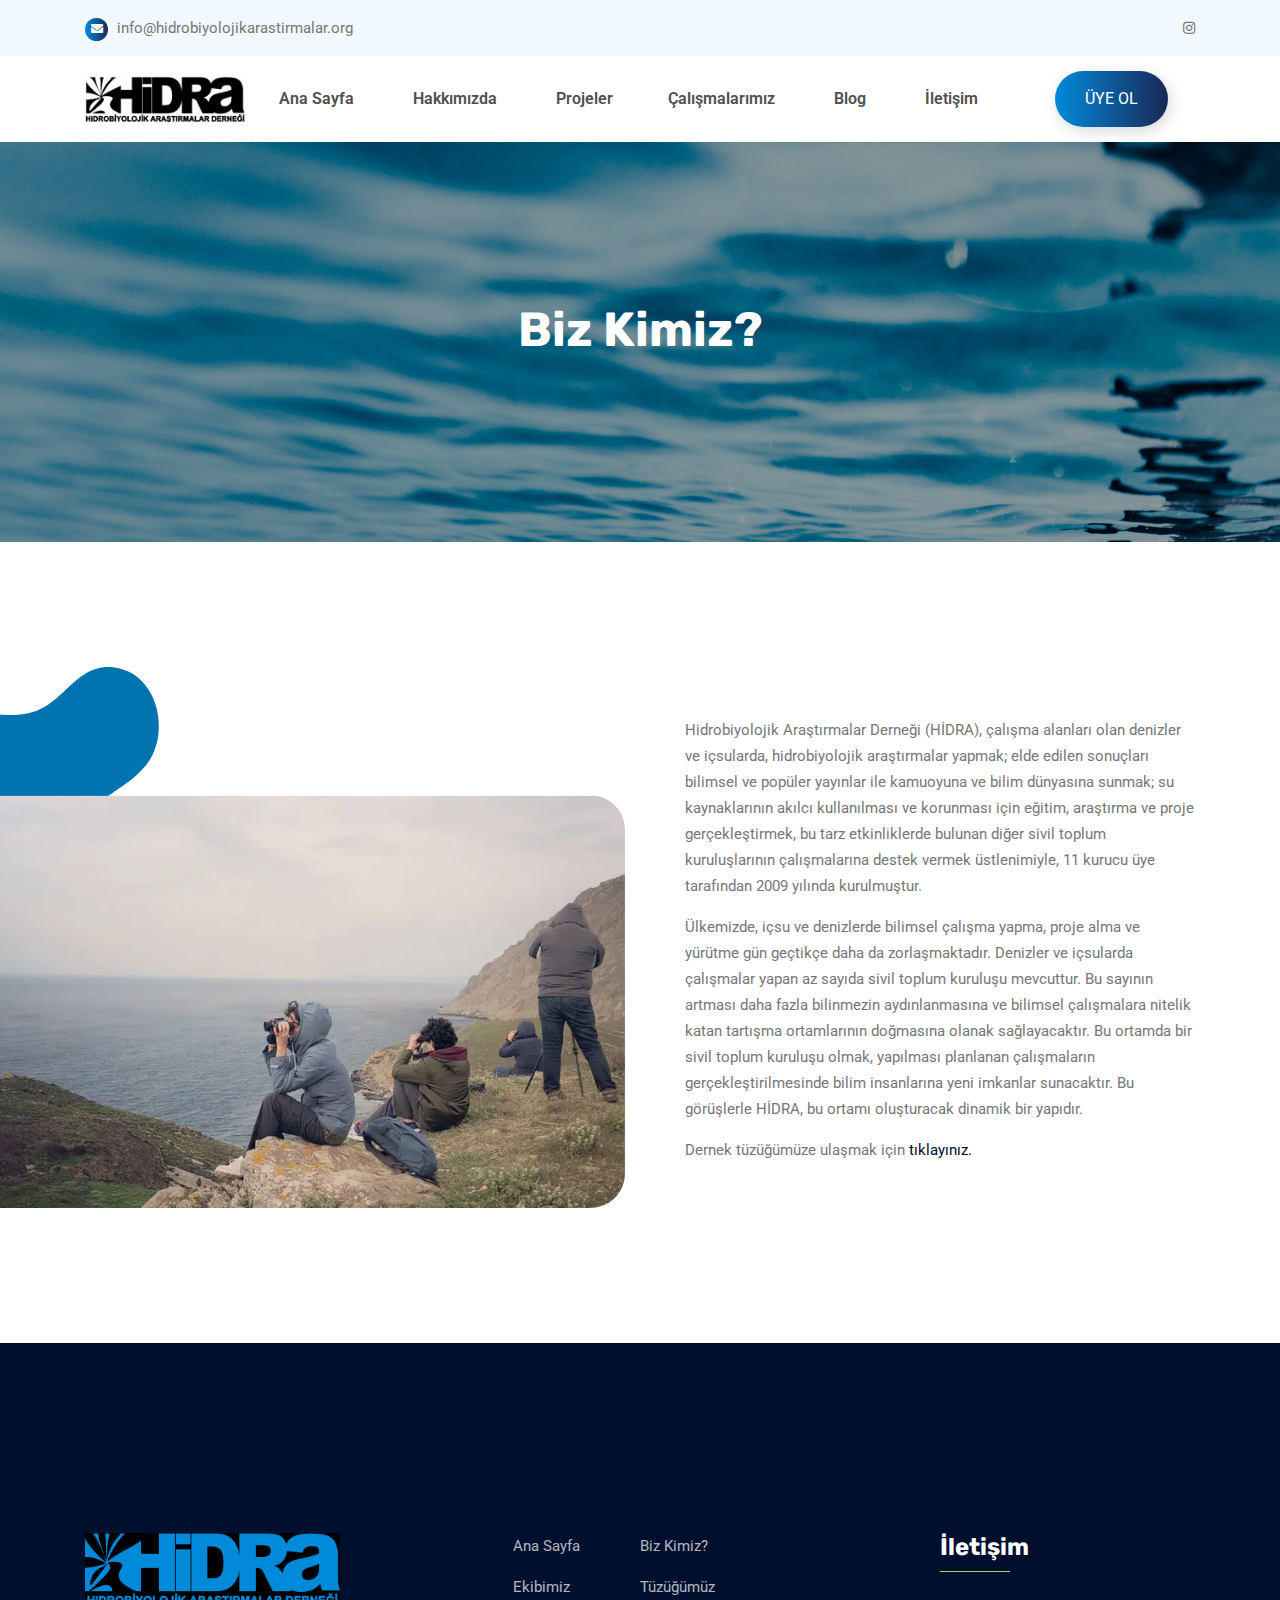
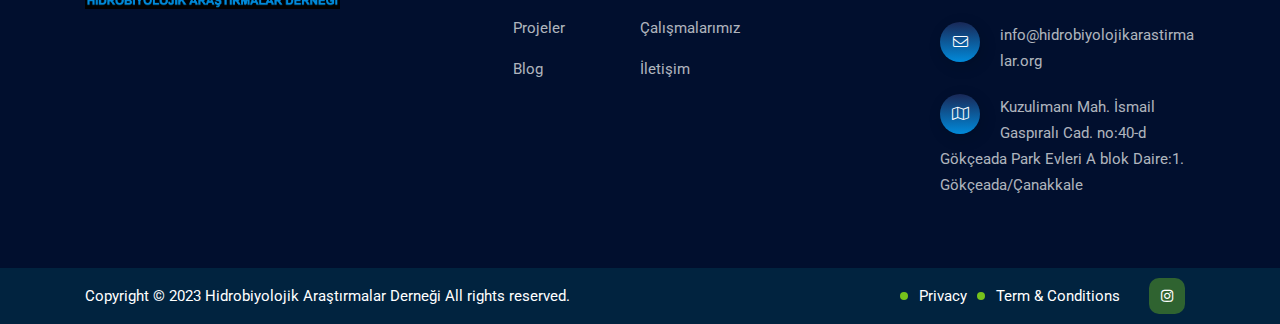
<file: about.html>
<!doctype html>
<html class="no-js" lang="zxx">

<head>
    <meta charset="utf-8">
    <meta http-equiv="x-ua-compatible" content="ie=edge">
    <title>Biz Kimiz? | Hidrobiyolojik Araştırmalar Derneği</title>
    <meta name="description" content="Hidrobiyolojik Araştırmalar Derneği (HİDRA), çalışma alanları olan denizler ve içsularda, hidrobiyolojik araştırmalar yapmak; elde edilen sonuçları bilimsel ve popüler yayınlar ile kamuoyuna ve bilim dünyasına sunmak; su kaynaklarının akılcı kullanılması ve korunması için eğitim, araştırma ve proje gerçekleştirmek, bu tarz etkinliklerde bulunan diğer sivil toplum kuruluşlarının çalışmalarına destek vermek üstlenimiyle, 11 kurucu üye tarafından 2009 yılında kurulmuştur.">
    <meta name="viewport" content="width=device-width, initial-scale=1">
    <link rel="shortcut icon" type="image/x-icon" href="img/favicon.ico">
    <!-- Place favicon.ico in the root directory -->

    <!-- CSS here -->
    <link rel="stylesheet" href="css/bootstrap.min.css">
    <link rel="stylesheet" href="css/animate.min.css">
    <link rel="stylesheet" href="css/magnific-popup.css">
    <link rel="stylesheet" href="fontawesome/css/all.min.css">
    <link rel="stylesheet" href="font-flaticon/flaticon.css">
    <link rel="stylesheet" href="css/dripicons.css">
    <link rel="stylesheet" href="css/slick.css">
    <link rel="stylesheet" href="css/meanmenu.css">
    <link rel="stylesheet" href="css/default.css">
    <link rel="stylesheet" href="css/style.css">
    <link rel="stylesheet" href="css/responsive.css">
</head>

<body>
    <!-- header -->
    <header class="header-area">
        <div class="header-top second-header d-none d-md-block">
            <div class="container">
                <div class="row align-items-center">
                    <div class="col-lg-6 col-md-8 d-none  d-md-block">
                        <div class="header-cta">
                            <ul>
                                <li>
                                    <i class="fas fa-envelope"></i>

                                    <span>info@hidrobiyolojikarastirmalar.org</span>
                                </li>
                            </ul>
                        </div>
                    </div>
                    <div class="col-lg-6 col-md-6 d-none d-lg-block">
                        <div class="header-social text-right">
                            <span>
                                <a href="https://www.instagram.com/mapconservation/" title="instagram"><i class="fab fa-instagram"></i></a>
                                <!--  <a href="#" title="Twitter"><i class="fab fa-twitter"></i></a>
                          <a href="#" title="LinkedIn"><i class="fab fa-linkedin-in"></i></a>-->
                            </span>
                            <!--  /social media icon redux -->
                        </div>
                    </div>

                </div>
            </div>
        </div>
        <div id="header-sticky" class="menu-area">
            <div class="container">
                <div class="second-menu">
                    <div class="row align-items-center">
                        <div class="col-xl-2 col-lg-2">
                            <div class="logo">
                                <a href="index.html"><img src="img/logo/logo.png" alt="logo"></a>
                            </div>
                        </div>
                        <div class="col-xl-7 col-lg-7">

                            <div class="main-menu text-right text-xl-right">
                                <nav id="mobile-menu">
                                    <ul>
                                        <li><a href="index.html">Ana Sayfa</a></li>
                                        <li class="has-sub"><a href="#">Hakkımızda</a>
                                            <ul>
                                                <li><a href="about.html">Biz Kimiz?</a></li>
                                                <li><a href="team.html">Ekibimiz</a></li>
                                                <li><a href="pdf/2021HIDRATUZUK.pdf">Tüzüğümüz</a></li>

                                            </ul>
                                        </li>
                                        <li class="has-sub"><a href="projects.html">Projeler</a>
                                            <ul>
                                                <li><a href="top-predators.html">Conservation of Top Predators through Monitoring and Capacity Building in the Gökçeada Island (North Aegean Sea)</a></li>
                                                <li><a href="drone-based-monitoring.html">From Local Ecological Knowledge to Drone-Based Monitoring Surveys: Addressing the Importance of Marine Top Predators</a></li>

                                        </li>
                                    </ul>
                                    <li class="has-sub">
                                        <a href="calismalarimiz.html">Çalışmalarımız</a>
                                    </li>


                                    </li>
                                    <li><a href="blog.html">Blog</a></li>

                                    <li><a href="contact.html">İletişim</a></li>






                                    </ul>
                                </nav>
                            </div>
                        </div>

                        <div class="col-xl-2 col-lg-2 text-right d-none d-lg-block mt-15 mb-15">
                            <a href="contact.html" class="btn ss-btn">Üye Ol</a>
                        </div>


                        <div class="col-12">
                            <div class="mobile-menu"></div>
                        </div>
                    </div>
                </div>
            </div>
        </div>
    </header>
    <!-- header-end -->
    <!-- offcanvas-area -->
    <div class="offcanvas-menu">
        <span class="menu-close"><i class="fas fa-times"></i></span>


        <div id="cssmenu3" class="menu-one-page-menu-container">
            <ul id="menu-one-page-menu-2" class="menu">
                <li class="menu-item menu-item-type-custom menu-item-object-custom"><a href="index.html">Ana Sayfa</a></li>
                <li class="menu-item menu-item-type-custom menu-item-object-custom"><a href="about.html">Biz Kimiz?</a></li>
                <li class="menu-item menu-item-type-custom menu-item-object-custom"><a href="team.html">Ekibimiz</a></li>
                <li class="menu-item menu-item-type-custom menu-item-object-custom"><a href="pdf/2021HIDRATUZUK.pdf">Tüzüğümüz</a></li>
                <li class="menu-item menu-item-type-custom menu-item-object-custom"><a href="projects.html">Projeler</a></li>

                <li class="menu-item menu-item-type-custom menu-item-object-custom"><a href="calismalarimiz.html">Çalışmalarımız</a></li>
                <li class="menu-item menu-item-type-custom menu-item-object-custom"><a href="contact.html">İletişim</a></li>
            </ul>
        </div>

        <div id="cssmenu2" class="menu-one-page-menu-container">
            <ul id="menu-one-page-menu-1" class="menu">
                <li class="menu-item menu-item-type-custom menu-item-object-custom"><a href="#howitwork"><span>info@hidrobiyolojikarastirmalar.org</span></a></li>
            </ul>
        </div>
    </div>
    <div class="offcanvas-overly"></div>
    <!-- offcanvas-end -->
    <!-- main-area -->
    <main>

        <!-- search-popup -->
        <div class="modal fade bs-example-modal-lg search-bg popup1" tabindex="-1" role="dialog">
            <div class="modal-dialog modal-lg" role="document">
                <div class="modal-content search-popup">
                    <div class="text-center">
                        <a href="#" class="close2" data-dismiss="modal" aria-label="Close">× close</a>
                    </div>
                    <div class="row search-outer">
                        <div class="col-md-11"><input type="text" placeholder="Search for products..." /></div>
                        <div class="col-md-1 text-right"><a href="#"><i class="fa fa-search" aria-hidden="true"></i></a></div>
                    </div>
                </div>
            </div>
        </div>
        <!-- /search-popup -->
        <!-- breadcrumb-area -->
        <section class="breadcrumb-area d-flex align-items-center" style="background-image:url(img/testimonial/test-bg.png)">
            <div class="container">
                <div class="row align-items-center">
                    <div class="col-xl-12 col-lg-12">
                        <div class="breadcrumb-wrap text-left">
                            <div class="breadcrumb-title">
                                <h2>Biz Kimiz?</h2>
                                <div class="breadcrumb-wrap">

                                </div>
                            </div>
                        </div>
                    </div>

                </div>
            </div>
        </section>
        <!-- breadcrumb-area-end -->
        <!-- about-area -->
        <section id="about" class="about-area about-p pt-120 pb-135 p-relative">
            <div class="container">
                <div class="row align-items-center">
                    <div class="col-lg-6 col-md-12 col-sm-12">
                        <div class="s-about-img p-relative">
                            <img src="img/features/about_img.png" alt="img">
                        </div>
                    </div>

                    <div class="col-lg-6 col-md-12 col-sm-12">
                        <div class="about-content s-about-content pl-30">
                            <div class="about-title second-title pb-25">
                            </div>

                            <p>Hidrobiyolojik Araştırmalar Derneği (HİDRA), çalışma alanları olan denizler ve içsularda, hidrobiyolojik araştırmalar yapmak; elde edilen sonuçları bilimsel ve popüler yayınlar ile kamuoyuna ve bilim dünyasına sunmak; su kaynaklarının akılcı kullanılması ve korunması için eğitim, araştırma ve proje gerçekleştirmek, bu tarz etkinliklerde bulunan diğer sivil toplum kuruluşlarının çalışmalarına destek vermek üstlenimiyle, 11 kurucu üye tarafından 2009 yılında kurulmuştur.</p>



                            <p>Ülkemizde, içsu ve denizlerde bilimsel çalışma yapma, proje alma ve yürütme gün geçtikçe daha da zorlaşmaktadır. Denizler ve içsularda çalışmalar yapan az sayıda sivil toplum kuruluşu mevcuttur. Bu sayının artması daha fazla bilinmezin aydınlanmasına ve bilimsel çalışmalara nitelik katan tartışma ortamlarının doğmasına olanak sağlayacaktır. Bu ortamda bir sivil toplum kuruluşu olmak, yapılması planlanan çalışmaların gerçekleştirilmesinde bilim insanlarına yeni imkanlar sunacaktır. Bu görüşlerle HİDRA, bu ortamı oluşturacak dinamik bir yapıdır.</p>

                            </p>Dernek tüzüğümüze ulaşmak için <a href="pdf/2021HIDRATUZUK.pdf">tıklayınız.</a></p>




                        </div>
                    </div>

                </div>
            </div>
        </section>
        <!-- about-area-end -->



        <!-- team-area -->
        <!--  <section id="team" class="team-area pt-120 pb-90 p-relative" style="background: url(img/bg/aliment-right3.png) no-repeat; background-position: right center;">
                <div class="container">
                    <div class="row">

                        <div class="col-lg-12">
                            <div class="section-title center-align mb-50 text-center">
                                 <h5>OUR TEAM</h5>
                                <h2>
                                  Our Working Expertise
                                </h2>

                            </div>

                        </div>

                    </div>
                    <div class="row">
                        <div class="col-lg-4 col-md-6">
                              <div class="flip-card mb-30">
                              <div class="flip-card-inner">
                                <div class="flip-card-front">
                                   <img src="img/team/team_img01.png" alt="img">
                                </div>
                                <div class="flip-card-back">
                                  <div class="mt-120">
                                        <h4><a href="team-details.html">Rosalina D. William</a></h4>
                                        <span>Founder</span>
                                      <div class="social">
                                     <a href="#"><i class="fab fa-facebook-f"></i></a>
                                            <a href="#"><i class="fab fa-twitter"></i></a>
                                            <a href="#"><i class="fab fa-behance"></i></a>
                                            <a href="#"><i class="fab fa-youtube"></i></a>
                                      </div>
                                    </div>
                                </div>
                              </div>
                            </div>
                        </div>
                        <div class="col-lg-4 col-md-6">
                             <div class="flip-card mb-30">
                              <div class="flip-card-inner">
                                <div class="flip-card-front">
                                    <img src="img/team/team_img02.png" alt="img">
                                </div>
                                  <div class="flip-card-back">
                                  <div class="mt-120">
                                        <h4><a href="team-details.html">Alina Roboto  William</a></h4>
                                        <span>CEO</span>
                                      <div class="social">
                                     <a href="#"><i class="fab fa-facebook-f"></i></a>
                                            <a href="#"><i class="fab fa-twitter"></i></a>
                                            <a href="#"><i class="fab fa-behance"></i></a>
                                            <a href="#"><i class="fab fa-youtube"></i></a>
                                      </div>
                                    </div>
                                </div>

                              </div>
                            </div>
                        </div>
                         <div class="col-lg-4 col-md-6">
                             <div class="flip-card mb-30">
                              <div class="flip-card-inner">
                                <div class="flip-card-front">
                                      <img src="img/team/team_img03.png" alt="img">
                                </div>
                                      <div class="flip-card-back">
                                  <div class="mt-120">
                                        <h4><a href="team-details.html">Rock Alane</a></h4>
                                        <span>Developer</span>
                                      <div class="social">
                                     <a href="#"><i class="fab fa-facebook-f"></i></a>
                                            <a href="#"><i class="fab fa-twitter"></i></a>
                                            <a href="#"><i class="fab fa-behance"></i></a>
                                            <a href="#"><i class="fab fa-youtube"></i></a>
                                      </div>
                                    </div>
                                </div>

                              </div>
                            </div>
                        </div>

                    </div>
                </div>
            </section>-->
        <!-- team-area-end -->

        <!-- testimonial-area -->
        <!--  <section class="testimonial-area pb-100" style="background: url(img/bg/aliment-left2.png) no-repeat; background-position: left center;">
                <div class="container">
                    <div class="row">
                        <div class="col-lg-12">
                            <div class="section-title center-align mb-35 text-center">
                                 <h5> Feedback </h5>
                                <h2>
                                  Our Testimonials
                                </h2>

                            </div>

                        </div>

                        <div class="col-lg-12">
                            <div class="testimonial-active">
                                <div class="single-testimonial">
                                    <p>Praesent nec elit imperdiet, tincidunt ex at, malesuada lectus. Praesent cursus diam risus, non accumsan neque fermentum eget. Maecenas vel aliquam enim aliquam aliquet finibus nisl.</p>
                                    <div class="testi-author">
                                        <img src="img/testimonial/testi_avatar.png" alt="img">
                                        <div class="ta-info">
                                            <h6>Margie R. Robinson</h6>
                                            <span>Web Developer</span>
                                        </div>
                                    </div>
                                    <div class="qt-img">
                                    <img src="img/testimonial/qt-icon.png" alt="img">
                                    </div>
                                </div>
                                <div class="single-testimonial">
                                   <p>Praesent nec elit imperdiet, tincidunt ex at, malesuada lectus. Praesent cursus diam risus, non accumsan neque fermentum eget. Maecenas vel aliquam enim aliquam aliquet finibus nisl.</p>
                                    <div class="testi-author">
                                        <img src="img/testimonial/testi_avatar.png" alt="img">
                                        <div class="ta-info">
                                            <h6>Margie R. Robinson</h6>
                                            <span>Web Developer</span>
                                        </div>
                                    </div>
                                     <div class="qt-img">
                                    <img src="img/testimonial/qt-icon.png" alt="img">
                                    </div>
                                </div>
                               <div class="single-testimonial">
                                   <p>Praesent nec elit imperdiet, tincidunt ex at, malesuada lectus. Praesent cursus diam risus, non accumsan neque fermentum eget. Maecenas vel aliquam enim aliquam aliquet finibus nisl.</p>
                                    <div class="testi-author">
                                        <img src="img/testimonial/testi_avatar.png" alt="img">
                                        <div class="ta-info">
                                            <h6>Margie R. Robinson</h6>
                                            <span>Web Developer</span>
                                        </div>
                                    </div>
                                     <div class="qt-img">
                                    <img src="img/testimonial/qt-icon.png" alt="img">
                                    </div>
                                </div>
                                <div class="single-testimonial">
                                  <p>Praesent nec elit imperdiet, tincidunt ex at, malesuada lectus. Praesent cursus diam risus, non accumsan neque fermentum eget. Maecenas vel aliquam enim aliquam aliquet finibus nisl.</p>
                                    <div class="testi-author">
                                        <img src="img/testimonial/testi_avatar.png" alt="img">
                                        <div class="ta-info">
                                            <h6>Margie R. Robinson</h6>
                                            <span>Web Developer</span>
                                        </div>
                                    </div>
                                     <div class="qt-img">
                                    <img src="img/testimonial/qt-icon.png" alt="img">
                                    </div>
                                </div>
                                <div class="single-testimonial">
                                   <p>Praesent nec elit imperdiet, tincidunt ex at, malesuada lectus. Praesent cursus diam risus, non accumsan neque fermentum eget. Maecenas vel aliquam enim aliquam aliquet finibus nisl.</p>
                                    <div class="testi-author">
                                        <img src="img/testimonial/testi_avatar.png" alt="img">
                                        <div class="ta-info">
                                            <h6>Margie R. Robinson</h6>
                                            <span>Web Developer</span>
                                        </div>
                                    </div>
                                     <div class="qt-img">
                                    <img src="img/testimonial/qt-icon.png" alt="img">
                                    </div>
                                </div>
                                <div class="single-testimonial">
                                   <p>Praesent nec elit imperdiet, tincidunt ex at, malesuada lectus. Praesent cursus diam risus, non accumsan neque fermentum eget. Maecenas vel aliquam enim aliquam aliquet finibus nisl.</p>
                                    <div class="testi-author">
                                        <img src="img/testimonial/testi_avatar.png" alt="img">
                                        <div class="ta-info">
                                            <h6>Margie R. Robinson</h6>
                                            <span>Web Developer</span>
                                        </div>
                                    </div>
                                     <div class="qt-img">
                                    <img src="img/testimonial/qt-icon.png" alt="img">
                                    </div>
                                </div>
                            </div>
                        </div>
                    </div>
                </div>
            </section>-->
        <!-- testimonial-area-end -->

    </main>
    <!-- main-area-end -->
    <!-- footer -->
    <footer class="footer-bg footer-p">
        <div class="footer-top-heiding pt-70 pb-120">


        </div>
        <div class="footer-top pb-40">
            <div class="container">
                <div class="row justify-content-between">

                    <div class="col-xl-3 col-lg-3 col-sm-6">
                        <div class="footer-widget mb-30">
                            <div class="f-widget-title mb-45">
                                <img src="img/logo/f_logo.png" alt="img">
                            </div>



                        </div>
                    </div>
                    <div class="col-xl-3 col-lg-3 col-sm-6">
                        <div class="footer-widget mb-30">

                            <div class="footer-link">
                                <ul>
                                    <li><a href="index.html">Ana Sayfa</a></li>
                                    <li><a href="about.html"> Biz Kimiz?</a></li>
                                    <li><a href="team.html"> Ekibimiz</a></li>
                                    <li><a href="pdf/2021HIDRATUZUK.pdf">Tüzüğümüz</a></li>
                                    <li><a href="projects.html"> Projeler </a></li>
                                    <li><a href="calismalarimiz.html">Çalışmalarımız</a></li>
                                    <li><a href="blog.html">Blog</a></li>
                                    <li><a href="contact.html"> İletişim</a></li>

                                </ul>
                            </div>
                        </div>
                    </div>
                    <div class="col-xl-3 col-lg-3 col-sm-6">

                        <div class="footer-widget mb-30">
                            <div class="f-widget-title">
                                <h2>İletişim</h2>
                            </div>
                            <div class="f-contact">
                                <ul>
                                    <li>
                                        <i class="icon fal fa-envelope"></i>
                                        <a href="mailto:info@hidrobiyolojikarastirmalar.org">info@hidrobiyolojikarastirmalar.org</a>
                                    </li>
                                    <li>
                                        <i class="icon fal fa-map"></i>
                                        Kuzulimanı Mah. İsmail Gaspıralı Cad. no:40-d Gökçeada Park Evleri A blok Daire:1.
                                        Gökçeada/Çanakkale
                                    </li>



                                </ul>

                            </div>
                        </div>
                    </div>


                </div>
            </div>
        </div>
        <div class="copyright-wrap">
            <div class="container">
                <div class="row align-items-center">
                    <div class="col-lg-6">
                        Copyright © 2023 Hidrobiyolojik Araştırmalar Derneği All rights reserved.
                    </div>
                    <div class="col-lg-6 text-right text-xl-right">
                        <ul>
                            <li><a href="#">Privacy</a></li>
                            <li><a href="#">Term &amp; Conditions</a></li>
                            <li> <span class="footer-social">
                                    <a href="https://www.instagram.com/mapconservation/"><i class="fab fa-instagram"></i></a>
                                </span></li>
                        </ul>
                    </div>

                </div>
            </div>
        </div>
    </footer>
    <!-- footer-end -->



    <!-- JS here -->
    <script src="js/vendor/modernizr-3.5.0.min.js"></script>
    <script src="js/vendor/jquery-3.6.0.min.js"></script>
    <script src="js/popper.min.js"></script>
    <script src="js/bootstrap.min.js"></script>
    <script src="js/slick.min.js"></script>
    <script src="js/ajax-form.js"></script>
    <script src="js/paroller.js"></script>
    <script src="js/wow.min.js"></script>
    <script src="js/js_isotope.pkgd.min.js"></script>
    <script src="js/imagesloaded.min.js"></script>
    <script src="js/parallax.min.js"></script>
    <script src="js/jquery.waypoints.min.js"></script>
    <script src="js/jquery.counterup.min.js"></script>
    <script src="js/jquery.scrollUp.min.js"></script>
    <script src="js/jquery.meanmenu.min.js"></script>
    <script src="js/parallax-scroll.js"></script>
    <script src="js/jquery.magnific-popup.min.js"></script>
    <script src="js/element-in-view.js"></script>
    <script src="js/main.js"></script>
</body>

</html>
</file>
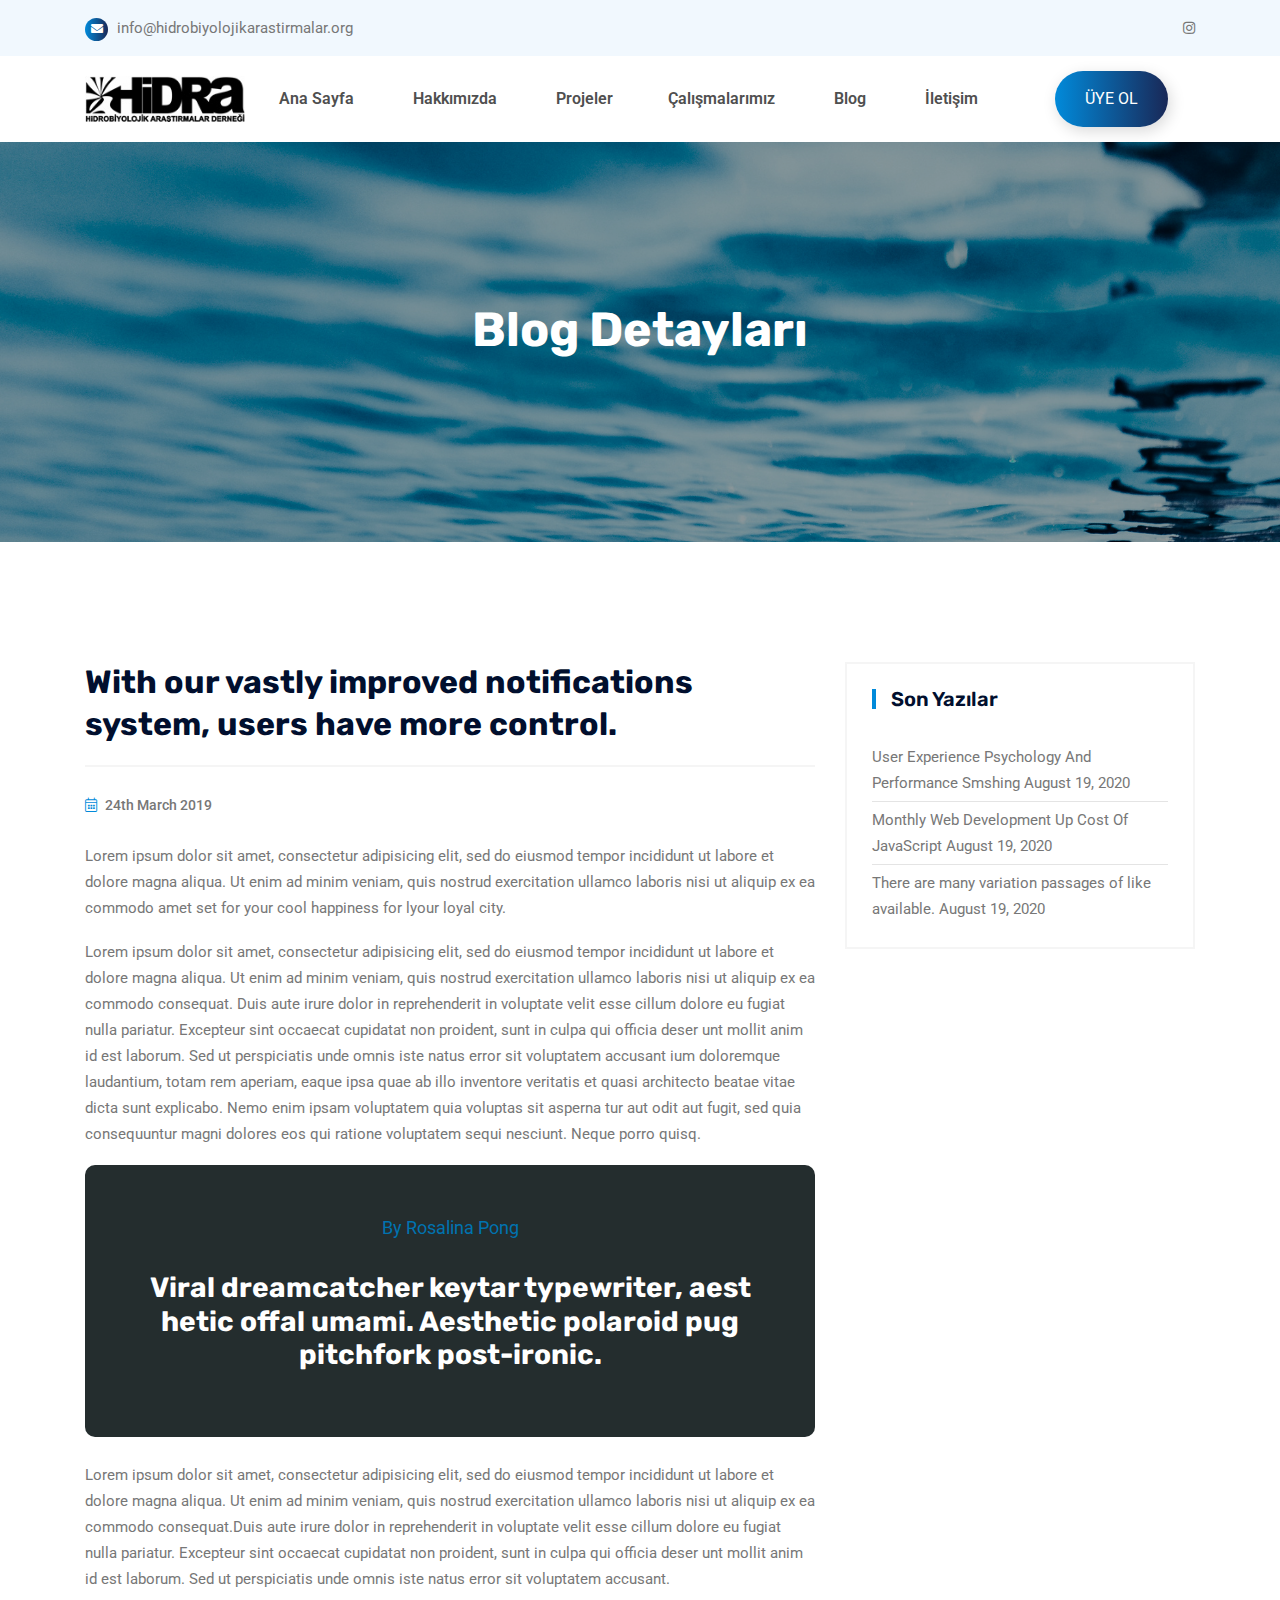
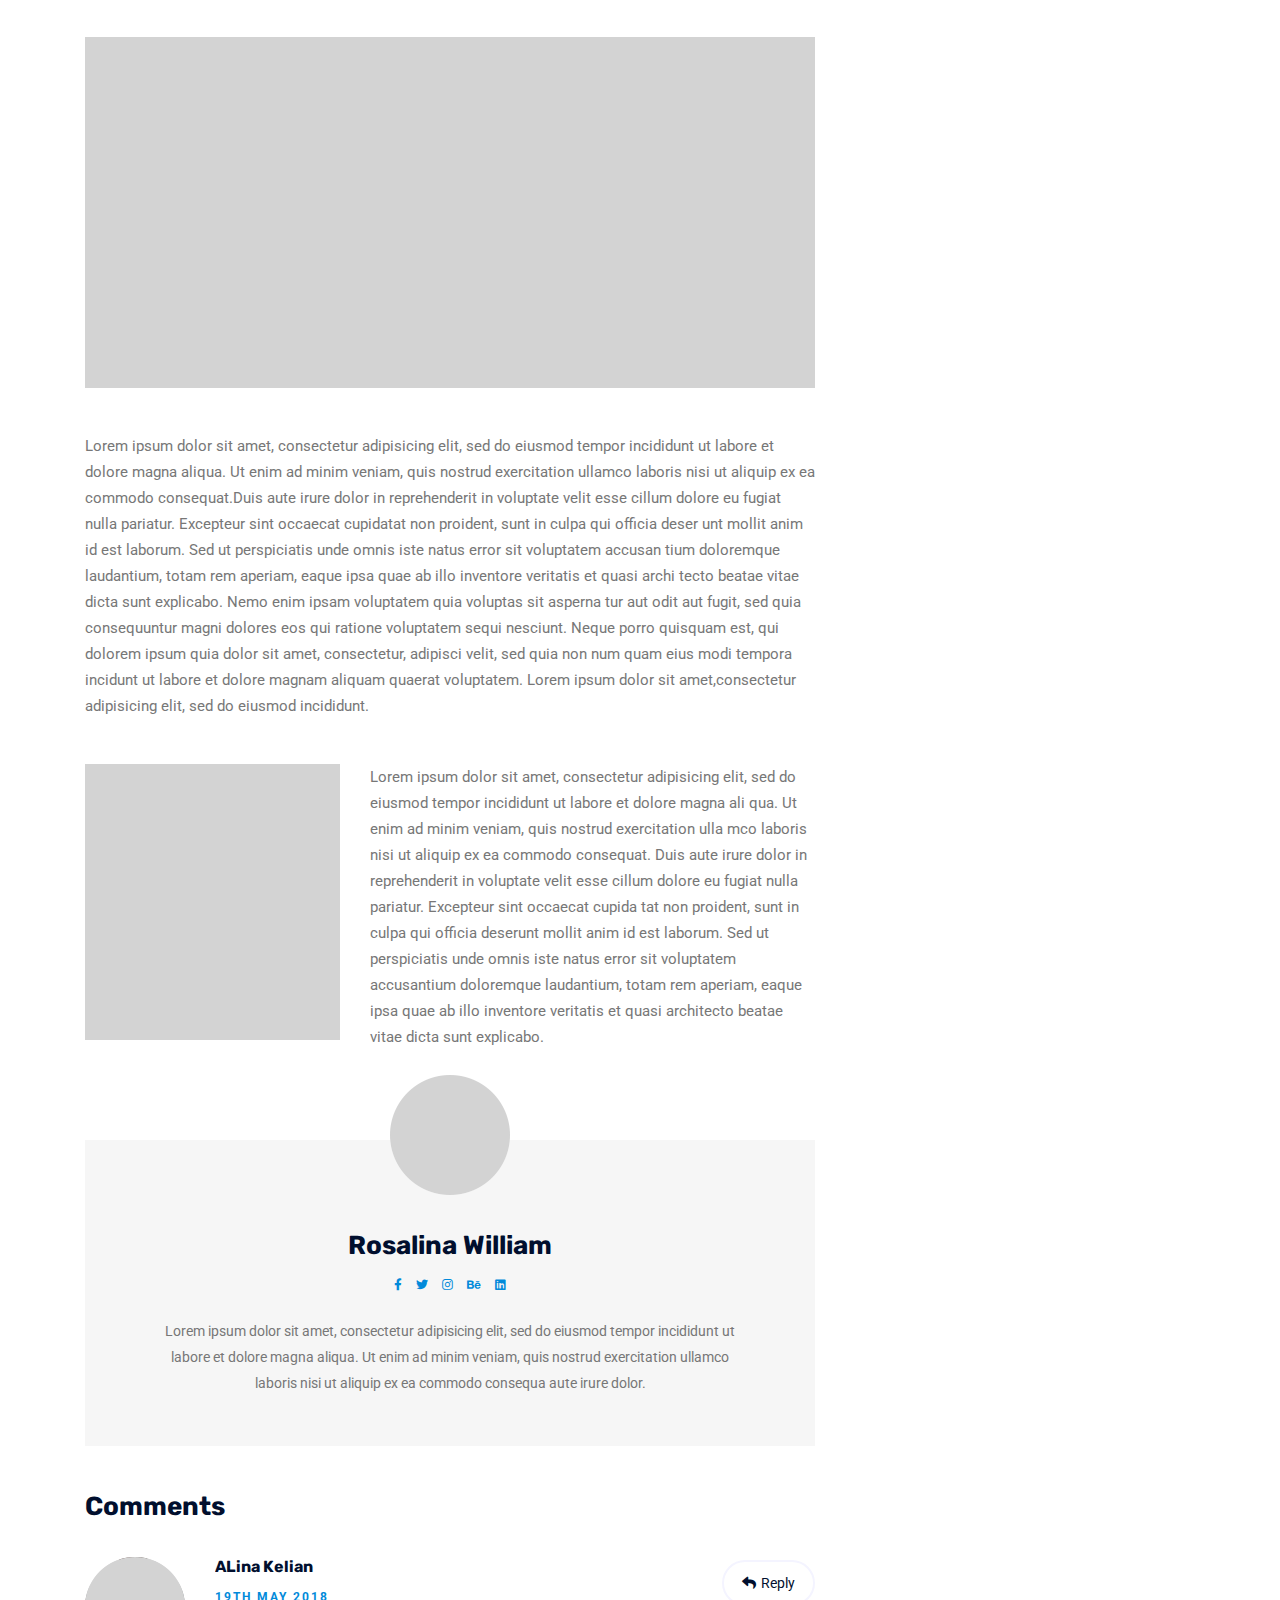
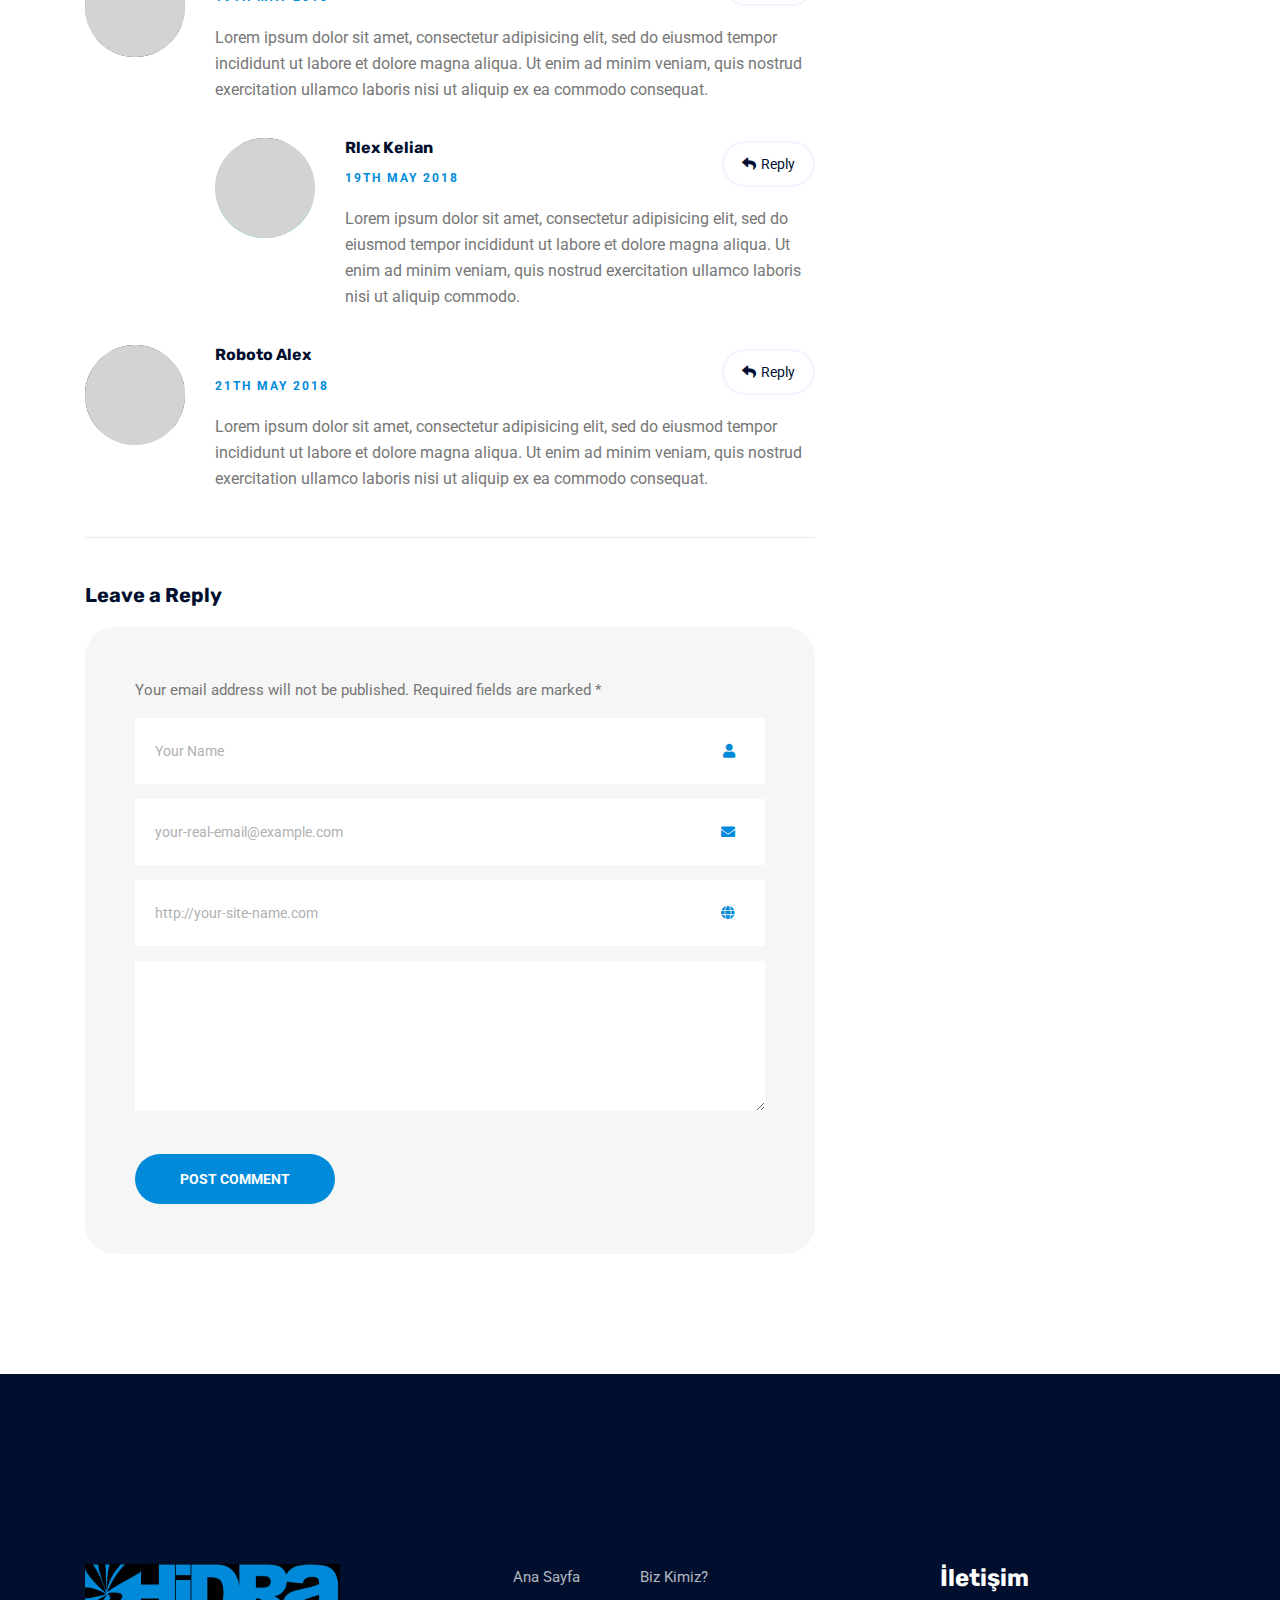
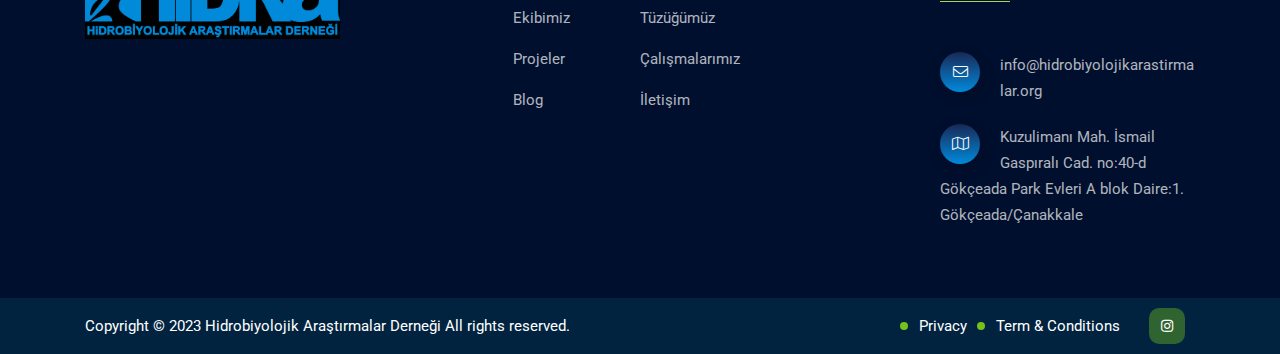
<file: blog-details.html>
<!doctype html>
<html class="no-js" lang="zxx">

<head>
    <meta charset="utf-8">
    <meta http-equiv="x-ua-compatible" content="ie=edge">
    <title>Blog | Hidrobiyolojik Araştırmalar Derneği</title>
    <meta name="description" content="">
    <meta name="viewport" content="width=device-width, initial-scale=1">
    <link rel="shortcut icon" type="image/x-icon" href="img/favicon.ico">
    <!-- Place favicon.ico in the root directory -->

    <!-- CSS here -->
    <link rel="stylesheet" href="css/bootstrap.min.css">
    <link rel="stylesheet" href="css/animate.min.css">
    <link rel="stylesheet" href="css/magnific-popup.css">
    <link rel="stylesheet" href="fontawesome/css/all.min.css">
    <link rel="stylesheet" href="font-flaticon/flaticon.css">
    <link rel="stylesheet" href="css/dripicons.css">
    <link rel="stylesheet" href="css/slick.css">
    <link rel="stylesheet" href="css/meanmenu.css">
    <link rel="stylesheet" href="css/default.css">
    <link rel="stylesheet" href="css/style.css">
    <link rel="stylesheet" href="css/responsive.css">
</head>

<body>
    <!-- header -->
    <header class="header-area">
        <div class="header-top second-header d-none d-md-block">
            <div class="container">
                <div class="row align-items-center">
                    <div class="col-lg-6 col-md-8 d-none  d-md-block">
                        <div class="header-cta">
                            <ul>
                                <li>
                                    <i class="fas fa-envelope"></i>

                                    <span>info@hidrobiyolojikarastirmalar.org</span>
                                </li>
                            </ul>
                        </div>
                    </div>
                    <div class="col-lg-6 col-md-6 d-none d-lg-block">
                        <div class="header-social text-right">
                            <span>
                                <a href="https://www.instagram.com/mapconservation/" title="instagram"><i class="fab fa-instagram"></i></a>
                                <!--  <a href="#" title="Twitter"><i class="fab fa-twitter"></i></a>
                             <a href="#" title="LinkedIn"><i class="fab fa-linkedin-in"></i></a>-->
                            </span>
                            <!--  /social media icon redux -->
                        </div>
                    </div>

                </div>
            </div>
        </div>
        <div id="header-sticky" class="menu-area">
            <div class="container">
                <div class="second-menu">
                    <div class="row align-items-center">
                        <div class="col-xl-2 col-lg-2">
                            <div class="logo">
                                <a href="index.html"><img src="img/logo/logo.png" alt="logo"></a>
                            </div>
                        </div>
                        <div class="col-xl-7 col-lg-7">

                            <div class="main-menu text-right text-xl-right">
                                <nav id="mobile-menu">
                                    <ul>
                                        <li><a href="index.html">Ana Sayfa</a></li>
                                        <li class="has-sub"><a href="#">Hakkımızda</a>
                                            <ul>
                                                <li><a href="about.html">Biz Kimiz?</a></li>
                                                <li><a href="team.html">Ekibimiz</a></li>
                                                <li><a href="pdf/2021HIDRATUZUK.pdf">Tüzüğümüz</a></li>

                                            </ul>
                                        </li>
                                        <li class="has-sub"><a href="projects.html">Projeler</a>
                                            <ul>
                                                <li><a href="top-predators.html">Conservation of Top Predators through Monitoring and Capacity Building in the Gökçeada Island (North Aegean Sea)</a></li>
                                                <li><a href="drone-based-monitoring.html">From Local Ecological Knowledge to Drone-Based Monitoring Surveys: Addressing the Importance of Marine Top Predators</a></li>

                                        </li>
                                    </ul>
                                    <li class="has-sub">
                                        <a href="calismalarimiz.html">Çalışmalarımız</a>
                                    </li>


                                    </li>
                                    <li><a href="blog.html">Blog</a></li>

                                    <li><a href="contact.html">İletişim</a></li>






                                    </ul>
                                </nav>
                            </div>
                        </div>

                        <div class="col-xl-2 col-lg-2 text-right d-none d-lg-block mt-15 mb-15">
                            <a href="contact.html" class="btn ss-btn">Üye Ol</a>
                        </div>


                        <div class="col-12">
                            <div class="mobile-menu"></div>
                        </div>
                    </div>
                </div>
            </div>
        </div>
    </header>
    <!-- header-end -->
    <!-- offcanvas-area -->
    <div class="offcanvas-menu">
        <span class="menu-close"><i class="fas fa-times"></i></span>


        <div id="cssmenu3" class="menu-one-page-menu-container">
            <ul id="menu-one-page-menu-2" class="menu">
                <li class="menu-item menu-item-type-custom menu-item-object-custom"><a href="index.html">Ana Sayfa</a></li>
                <li class="menu-item menu-item-type-custom menu-item-object-custom"><a href="about.html">Biz Kimiz?</a></li>
                <li class="menu-item menu-item-type-custom menu-item-object-custom"><a href="team.html">Ekibimiz</a></li>
                <li class="menu-item menu-item-type-custom menu-item-object-custom"><a href="pdf/2021HIDRATUZUK.pdf">Tüzüğümüz</a></li>
                <li class="menu-item menu-item-type-custom menu-item-object-custom"><a href="projects.html">Projeler</a></li>

                <li class="menu-item menu-item-type-custom menu-item-object-custom"><a href="calismalarimiz.html">Çalışmalarımız</a></li>
                <li class="menu-item menu-item-type-custom menu-item-object-custom"><a href="contact.html">İletişim</a></li>
            </ul>
        </div>

        <div id="cssmenu2" class="menu-one-page-menu-container">
            <ul id="menu-one-page-menu-1" class="menu">
                <li class="menu-item menu-item-type-custom menu-item-object-custom"><a href="#howitwork"><span>info@hidrobiyolojikarastirmalar.org</span></a></li>
            </ul>
        </div>
    </div>
    <div class="offcanvas-overly"></div>
    <!-- offcanvas-end -->
    <!-- main-area -->
    <main>

        <!-- search-popup -->
        <div class="modal fade bs-example-modal-lg search-bg popup1" tabindex="-1" role="dialog">
            <div class="modal-dialog modal-lg" role="document">
                <div class="modal-content search-popup">
                    <div class="text-center">
                        <a href="#" class="close2" data-dismiss="modal" aria-label="Close">× close</a>
                    </div>
                    <div class="row search-outer">
                        <div class="col-md-11"><input type="text" placeholder="Search for products..." /></div>
                        <div class="col-md-1 text-right"><a href="#"><i class="fa fa-search" aria-hidden="true"></i></a></div>
                    </div>
                </div>
            </div>
        </div>
        <!-- /search-popup -->
        <!-- breadcrumb-area -->
        <section class="breadcrumb-area d-flex align-items-center" style="background-image:url(img/testimonial/test-bg.png)">
            <div class="container">
                <div class="row align-items-center">
                    <div class="col-xl-12 col-lg-12">
                        <div class="breadcrumb-wrap text-left">
                            <div class="breadcrumb-title">
                                <h2>Blog Detayları</h2>

                            </div>
                        </div>
                    </div>

                </div>
            </div>
        </section>
        <!-- breadcrumb-area-end -->
        <!-- inner-blog -->
        <section class="inner-blog b-details-p pt-120 pb-120">
            <div class="container">
                <div class="row">
                    <div class="col-lg-8">
                        <div class="blog-details-wrap">
                            <div class="details__content pb-30">
                                <h2>With our vastly improved notifications system, users
                                    have more control.</h2>
                                <div class="meta-info">
                                    <ul>
                                        <!--<li><i class="fal fa-eye"></i> 100 Views  </li>-->
                                        <!--<li><i class="fal fa-comments"></i> 35 Comments</li>-->
                                        <li><i class="fal fa-calendar-alt"></i> 24th March 2019</li>
                                    </ul>
                                </div>
                                <p>Lorem ipsum dolor sit amet, consectetur adipisicing elit, sed do eiusmod tempor incididunt
                                    ut labore et dolore magna aliqua. Ut enim ad minim veniam, quis nostrud exercitation ullamco laboris
                                    nisi ut aliquip
                                    ex ea commodo amet set for your cool happiness for lyour loyal city.</p>
                                <p>Lorem ipsum dolor sit amet, consectetur adipisicing elit, sed do eiusmod tempor incididunt
                                    ut labore et dolore magna aliqua. Ut enim ad minim veniam, quis nostrud exercitation ullamco laboris
                                    nisi ut aliquip
                                    ex ea commodo consequat. Duis aute irure dolor in reprehenderit in voluptate velit esse cillum dolore eu
                                    fugiat
                                    nulla pariatur. Excepteur sint occaecat cupidatat non proident, sunt in culpa qui officia deser unt
                                    mollit anim id est
                                    laborum. Sed ut perspiciatis unde omnis iste natus error sit voluptatem accusant ium doloremque
                                    laudantium, totam rem
                                    aperiam, eaque ipsa quae ab illo inventore veritatis et quasi architecto beatae vitae dicta sunt
                                    explicabo. Nemo enim
                                    ipsam voluptatem quia voluptas sit asperna tur aut odit aut fugit, sed quia consequuntur magni dolores
                                    eos qui
                                    ratione voluptatem sequi nesciunt. Neque porro quisq.</p>
                                <blockquote>
                                    <footer>By Rosalina Pong</footer>
                                    <h3>Viral dreamcatcher keytar typewriter, aest hetic offal umami. Aesthetic polaroid pug pitchfork post-ironic.</h3>
                                </blockquote>
                                <p>Lorem ipsum dolor sit amet, consectetur adipisicing elit, sed do eiusmod tempor incididunt
                                    ut labore et dolore magna aliqua. Ut enim ad minim veniam, quis nostrud exercitation ullamco laboris
                                    nisi ut aliquip
                                    ex ea commodo consequat.Duis aute irure dolor in reprehenderit in voluptate velit esse cillum dolore eu
                                    fugiat
                                    nulla pariatur. Excepteur sint occaecat cupidatat non proident, sunt in culpa qui officia deser unt
                                    mollit anim id est
                                    laborum. Sed ut perspiciatis unde omnis iste natus error sit voluptatem accusant.</p>
                                <div class="details__content-img">
                                    <img src="img/blog/b_details01.jpg" alt="">
                                </div>
                                <p>Lorem ipsum dolor sit amet, consectetur adipisicing elit, sed do eiusmod tempor incididunt
                                    ut labore et dolore magna aliqua. Ut enim ad minim veniam, quis nostrud exercitation ullamco laboris
                                    nisi ut aliquip
                                    ex ea commodo consequat.Duis aute irure dolor in reprehenderit in voluptate velit esse cillum dolore eu
                                    fugiat
                                    nulla pariatur. Excepteur sint occaecat cupidatat non proident, sunt in culpa qui officia deser unt
                                    mollit anim id est
                                    laborum. Sed ut perspiciatis unde omnis iste natus error sit voluptatem accusan tium doloremque
                                    laudantium, totam rem
                                    aperiam, eaque ipsa quae ab illo inventore veritatis et quasi archi tecto beatae vitae dicta sunt
                                    explicabo. Nemo enim
                                    ipsam voluptatem quia voluptas sit asperna tur aut odit aut fugit, sed quia consequuntur magni dolores
                                    eos qui
                                    ratione voluptatem sequi nesciunt. Neque porro quisquam est, qui dolorem ipsum quia dolor sit amet,
                                    consectetur,
                                    adipisci velit, sed quia non num quam eius modi tempora incidunt ut labore et dolore magnam aliquam
                                    quaerat voluptatem.
                                    Lorem ipsum dolor sit amet,consectetur adipisicing elit, sed do eiusmod incididunt.</p>
                                <figure>
                                    <img src="img/blog/b_details02.jpg" alt="">
                                    <p>Lorem ipsum dolor sit amet, consectetur adipisicing elit, sed do eiusmod tempor incididunt ut labore
                                        et dolore magna
                                        ali qua. Ut enim ad minim veniam, quis nostrud exercitation ulla mco laboris nisi ut aliquip ex ea
                                        commodo consequat.
                                        Duis aute irure dolor in reprehenderit in voluptate velit esse cillum dolore eu fugiat nulla
                                        pariatur. Excepteur sint
                                        occaecat cupida tat non proident, sunt in culpa qui officia deserunt mollit anim id est laborum. Sed
                                        ut perspiciatis
                                        unde omnis iste natus error sit voluptatem accusantium doloremque laudantium, totam rem aperiam,
                                        eaque ipsa quae ab
                                        illo inventore veritatis et quasi architecto beatae vitae dicta sunt explicabo.</p>
                                </figure>

                            </div>
                            <!--  <div class="posts_navigation pt-35 pb-35">
                                    <div class="row align-items-center">
                                        <div class="col-xl-4 col-md-5">
                                            <div class="prev-link">
                                                <span>Prev Post</span>
                                                <h4><a href="#">Tips Minimalist</a></h4>
                                            </div>
                                        </div>
                                        <div class="col-xl-4 col-md-2 text-left text-md-center">
                                            <a href="blog.html" class="blog-filter"><img src="img/icon/c_d01.png" alt=""></a>
                                        </div>
                                        <div class="col-xl-4 col-md-5">
                                            <div class="next-link text-left text-md-right">
                                                <span>next Post</span>
                                                <h4><a href="#">Less Is More</a></h4>
                                            </div>
                                        </div>
                                    </div>
                                  </div>-->
                            <!--  <div class="related__post mt-45 mb-85">
                                    <div class="post-title">
                                        <h4>Related Post</h4>
                                    </div>
                                    <div class="row">
                                        <div class="col-md-6">
                                            <div class="related-post-wrap mb-30">
                                                <div class="post-thumb">
                                                    <img src="img/blog/b_details03.jpg" alt="">
                                                </div>
                                                <div class="rp__content">
                                                    <h3><a href="#">A series of iOS 7 inspire
                                                            vector icons.</a></h3>
                                                    <p>Lorem ipsum dolor sit amet, consectet ur adipisicing elit, sed do eiusmod temp or
                                                        incididunt ut labore et dolore.</p>
                                                </div>
                                            </div>
                                        </div>
                                        <div class="col-md-6">
                                            <div class="related-post-wrap mb-30">
                                                <div class="post-thumb">
                                                    <img src="img/blog/b_details04.jpg" alt="">
                                                </div>
                                                <div class="rp__content">
                                                    <h3><a href="#">Sed ut perspiciatis unde omnis.</a></h3>
                                                    <p>Lorem ipsum dolor sit amet, consectet ur adipisicing elit, sed do eiusmod temp or
                                                        incididunt ut labore et dolore.</p>
                                                </div>
                                            </div>
                                        </div>
                                    </div>
                                </div>-->
                            <div class="avatar__wrap text-center mb-45">
                                <div class="avatar-img">
                                    <img src="img/blog/comment/avatar.png" alt="">
                                </div>
                                <div class="avatar__info">
                                    <h5>Rosalina William</h5>
                                    <div class="avatar__info-social">
                                        <a href="#"><i class="fab fa-facebook-f"></i></a>
                                        <a href="#"><i class="fab fa-twitter"></i></a>
                                        <a href="#"><i class="fab fa-instagram"></i></a>
                                        <a href="#"><i class="fab fa-behance"></i></a>
                                        <a href="#"><i class="fab fa-linkedin"></i></a>
                                    </div>
                                </div>
                                <div class="avatar__wrap-content">
                                    <p>Lorem ipsum dolor sit amet, consectetur adipisicing elit, sed do eiusmod tempor incididunt ut labore
                                        et dolore magna aliqua. Ut enim ad minim veniam, quis nostrud exercitation ullamco laboris nisi ut
                                        aliquip ex ea commodo consequa aute irure dolor.</p>
                                </div>
                            </div>
                            <div class="comment__wrap pb-45">
                                <div class="comment__wrap-title">
                                    <h5>Comments</h5>
                                </div>
                                <div class="single__comment mb-35">
                                    <div class="comments-avatar">
                                        <img src="img/blog/comment/c_01.png" alt="">
                                    </div>
                                    <div class="comment-text">
                                        <div class="avatar-name mb-15">
                                            <h6>ALina Kelian</h6>
                                            <span>19th May 2018</span>
                                            <a href="#" class="comment-reply"><i class="fas fa-reply"></i>Reply</a>
                                        </div>
                                        <p>Lorem ipsum dolor sit amet, consectetur adipisicing elit, sed do eiusmod tempor
                                            incididunt ut labore et dolore magna aliqua. Ut enim ad minim veniam, quis nostrud exercitation
                                            ullamco laboris nisi ut aliquip ex ea commodo consequat.</p>
                                    </div>
                                </div>
                                <div class="single__comment children mb-35">
                                    <div class="comments-avatar">
                                        <img src="img/blog/comment/c_02.png" alt="">
                                    </div>
                                    <div class="comment-text">
                                        <div class="avatar-name mb-15">
                                            <h6>Rlex Kelian <i class="fas fa-bookmark"></i></h6>
                                            <span>19th May 2018</span>
                                            <a href="#" class="comment-reply"><i class="fas fa-reply"></i>Reply</a>
                                        </div>
                                        <p>Lorem ipsum dolor sit amet, consectetur adipisicing elit, sed do eiusmod tempor
                                            incididunt ut labore et dolore magna aliqua. Ut enim ad minim veniam, quis nostrud exercitation
                                            ullamco laboris nisi ut
                                            aliquip commodo.</p>
                                    </div>
                                </div>
                                <div class="single__comment">
                                    <div class="comments-avatar">
                                        <img src="img/blog/comment/c_03.png" alt="">
                                    </div>
                                    <div class="comment-text">
                                        <div class="avatar-name mb-15">
                                            <h6>Roboto Alex</h6>
                                            <span>21th May 2018</span>
                                            <a href="#" class="comment-reply"><i class="fas fa-reply"></i>Reply</a>
                                        </div>
                                        <p>Lorem ipsum dolor sit amet, consectetur adipisicing elit, sed do eiusmod tempor
                                            incididunt ut labore et dolore magna aliqua. Ut enim ad minim veniam, quis nostrud exercitation
                                            ullamco laboris nisi ut
                                            aliquip ex ea commodo consequat.</p>
                                    </div>
                                </div>
                            </div>
                            <div id="comments" class="comments-area  mt-45">
                                <div id="respond" class="comment-respond">
                                    <h3 id="reply-title" class="comment-reply-title">Leave a Reply <small><a rel="nofollow" id="cancel-comment-reply-link" href="/finco/?p=2112#respond" style="display:none;">Cancel reply</a></small></h3>
                                    <form action="http://wordpress.zcube.in/finco/wp-comments-post.php" method="post" id="commentform" class="comment-form" novalidate="">
                                        <p class="comment-notes"><span id="email-notes">Your email address will not be published.</span> Required fields are marked <span class="required">*</span></p>
                                        <p class="comment-field"><i class="fas fa-user"></i><input id="author" placeholder="Your Name" name="author" type="text"></p>
                                        <p class="comment-field"><i class="fas fa-envelope"></i><input id="email" placeholder="your-real-email@example.com" name="email" type="text"></p>
                                        <p class="comment-field"><i class="fas fa-globe"></i><input id="url" name="url" placeholder="http://your-site-name.com" type="text"> </p>
                                        <p class="comment-form-comment"><label for="comment">Comment</label> <textarea id="comment" name="comment" cols="45" rows="8" maxlength="65525" required="required"></textarea></p>
                                        <p class="form-submit"><input name="submit" type="submit" id="submit" class="submit" value="Post Comment"> <input type="hidden" name="comment_post_ID" value="2112" id="comment_post_ID">
                                            <input type="hidden" name="comment_parent" id="comment_parent" value="0">
                                        </p>
                                    </form>
                                </div>
                                <!-- #respond -->
                            </div>

                        </div>
                    </div>
                    <!-- #right side -->
                    <div class="col-sm-12 col-md-12 col-lg-4">
                        <aside class="sidebar-widget">



                            <section id="recent-posts-4" class="widget widget_recent_entries">
                                <h2 class="widget-title">Son Yazılar</h2>
                                <ul>
                                    <li>
                                        <a href="#">User Experience Psychology And Performance Smshing</a>
                                        <span class="post-date">August 19, 2020</span>
                                    </li>
                                    <li>
                                        <a href="#">Monthly Web Development Up Cost Of JavaScript</a>
                                        <span class="post-date">August 19, 2020</span>
                                    </li>
                                    <li>
                                        <a href="#">There are many variation passages of like available.</a>
                                        <span class="post-date">August 19, 2020</span>
                                    </li>
                                </ul>
                            </section>

                        </aside>
                    </div>
                    <!-- #right side end -->
                </div>
            </div>
        </section>
        <!-- inner-blog-end -->


    </main>
    <!-- main-area-end -->
    <!-- footer -->
    <footer class="footer-bg footer-p">
        <div class="footer-top-heiding pt-70 pb-120">


        </div>
        <div class="footer-top pb-40">
            <div class="container">
                <div class="row justify-content-between">

                    <div class="col-xl-3 col-lg-3 col-sm-6">
                        <div class="footer-widget mb-30">
                            <div class="f-widget-title mb-45">
                                <img src="img/logo/f_logo.png" alt="img">
                            </div>



                        </div>
                    </div>
                    <div class="col-xl-3 col-lg-3 col-sm-6">
                        <div class="footer-widget mb-30">

                            <div class="footer-link">
                                <ul>
                                    <li><a href="index.html">Ana Sayfa</a></li>
                                    <li><a href="about.html"> Biz Kimiz?</a></li>
                                    <li><a href="team.html"> Ekibimiz</a></li>
                                    <li><a href="pdf/2021HIDRATUZUK.pdf">Tüzüğümüz</a></li>
                                    <li><a href="projects.html"> Projeler </a></li>
                                    <li><a href="calismalarimiz.html">Çalışmalarımız</a></li>
                                    <li><a href="blog.html">Blog</a></li>
                                    <li><a href="contact.html"> İletişim</a></li>

                                </ul>
                            </div>
                        </div>
                    </div>
                    <div class="col-xl-3 col-lg-3 col-sm-6">

                        <div class="footer-widget mb-30">
                            <div class="f-widget-title">
                                <h2>İletişim</h2>
                            </div>
                            <div class="f-contact">
                                <ul>
                                    <li>
                                        <i class="icon fal fa-envelope"></i>
                                        <a href="mailto:info@hidrobiyolojikarastirmalar.org">info@hidrobiyolojikarastirmalar.org</a>
                                    </li>
                                    <li>
                                        <i class="icon fal fa-map"></i>
                                        Kuzulimanı Mah. İsmail Gaspıralı Cad. no:40-d Gökçeada Park Evleri A blok Daire:1.
                                        Gökçeada/Çanakkale
                                    </li>



                                </ul>

                            </div>
                        </div>
                    </div>


                </div>
            </div>
        </div>
        <div class="copyright-wrap">
            <div class="container">
                <div class="row align-items-center">
                    <div class="col-lg-6">
                        Copyright © 2023 Hidrobiyolojik Araştırmalar Derneği All rights reserved.
                    </div>
                    <div class="col-lg-6 text-right text-xl-right">
                        <ul>
                            <li><a href="#">Privacy</a></li>
                            <li><a href="#">Term &amp; Conditions</a></li>
                            <li> <span class="footer-social">
                                    <a href="https://www.instagram.com/mapconservation/"><i class="fab fa-instagram"></i></a>
                                </span></li>
                        </ul>
                    </div>

                </div>
            </div>
        </div>
    </footer>
    <!-- footer-end -->



    <!-- JS here -->
    <script src="js/vendor/modernizr-3.5.0.min.js"></script>
    <script src="js/vendor/jquery-3.6.0.min.js"></script>
    <script src="js/popper.min.js"></script>
    <script src="js/bootstrap.min.js"></script>
    <script src="js/slick.min.js"></script>
    <script src="js/ajax-form.js"></script>
    <script src="js/paroller.js"></script>
    <script src="js/wow.min.js"></script>
    <script src="js/js_isotope.pkgd.min.js"></script>
    <script src="js/imagesloaded.min.js"></script>
    <script src="js/parallax.min.js"></script>
    <script src="js/jquery.waypoints.min.js"></script>
    <script src="js/jquery.counterup.min.js"></script>
    <script src="js/jquery.scrollUp.min.js"></script>
    <script src="js/jquery.meanmenu.min.js"></script>
    <script src="js/parallax-scroll.js"></script>
    <script src="js/jquery.magnific-popup.min.js"></script>
    <script src="js/element-in-view.js"></script>
    <script src="js/main.js"></script>
</body>

</html>
</file>
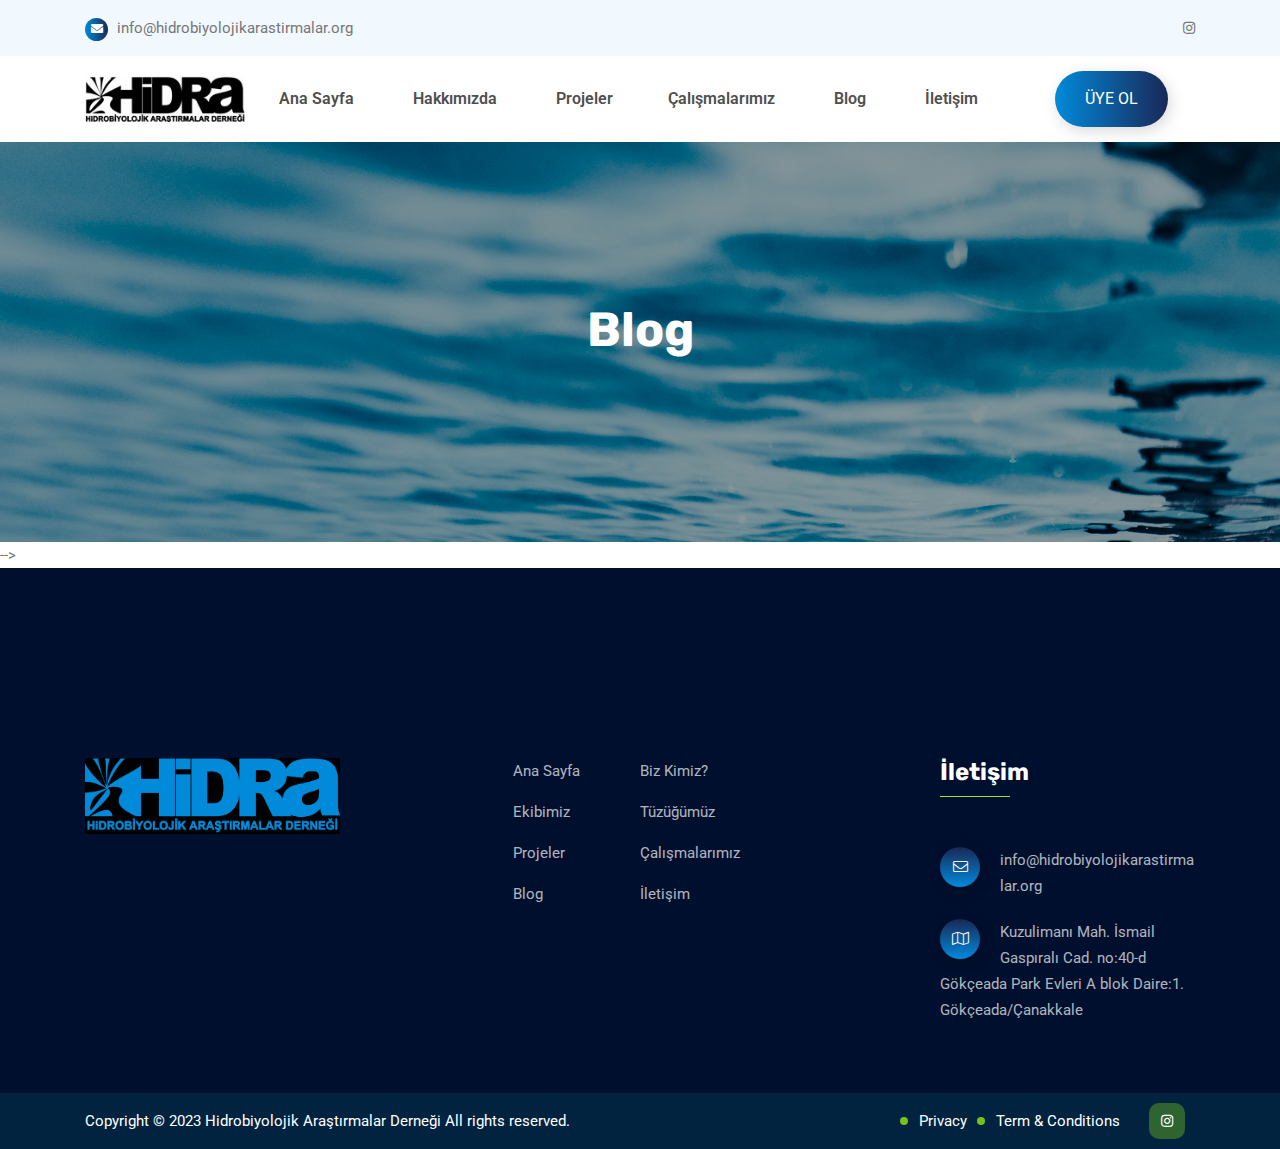
<file: blog.html>
<!doctype html>
<html class="no-js" lang="zxx">

<head>
    <meta charset="utf-8">
    <meta http-equiv="x-ua-compatible" content="ie=edge">
    <title>Blog | Hidrobiyolojik Araştırmalar Derneği</title>
    <meta name="description" content="">
    <meta name="viewport" content="width=device-width, initial-scale=1">
    <link rel="shortcut icon" type="image/x-icon" href="img/favicon.ico">
    <!-- Place favicon.ico in the root directory -->

    <!-- CSS here -->
    <link rel="stylesheet" href="css/bootstrap.min.css">
    <link rel="stylesheet" href="css/animate.min.css">
    <link rel="stylesheet" href="css/magnific-popup.css">
    <link rel="stylesheet" href="fontawesome/css/all.min.css">
    <link rel="stylesheet" href="font-flaticon/flaticon.css">
    <link rel="stylesheet" href="css/dripicons.css">
    <link rel="stylesheet" href="css/slick.css">
    <link rel="stylesheet" href="css/meanmenu.css">
    <link rel="stylesheet" href="css/default.css">
    <link rel="stylesheet" href="css/style.css">
    <link rel="stylesheet" href="css/responsive.css">
</head>

<body>
    <!-- header -->
    <header class="header-area">
        <div class="header-top second-header d-none d-md-block">
            <div class="container">
                <div class="row align-items-center">
                    <div class="col-lg-6 col-md-8 d-none  d-md-block">
                        <div class="header-cta">
                            <ul>
                                <li>
                                    <i class="fas fa-envelope"></i>

                                    <span>info@hidrobiyolojikarastirmalar.org</span>
                                </li>
                            </ul>
                        </div>
                    </div>
                    <div class="col-lg-6 col-md-6 d-none d-lg-block">
                        <div class="header-social text-right">
                            <span>
                                <a href="https://www.instagram.com/mapconservation/" title="instagram"><i class="fab fa-instagram"></i></a>
                                <!--  <a href="#" title="Twitter"><i class="fab fa-twitter"></i></a>
                           <a href="#" title="LinkedIn"><i class="fab fa-linkedin-in"></i></a>-->
                            </span>
                            <!--  /social media icon redux -->
                        </div>
                    </div>

                </div>
            </div>
        </div>
        <div id="header-sticky" class="menu-area">
            <div class="container">
                <div class="second-menu">
                    <div class="row align-items-center">
                        <div class="col-xl-2 col-lg-2">
                            <div class="logo">
                                <a href="index.html"><img src="img/logo/logo.png" alt="logo"></a>
                            </div>
                        </div>
                        <div class="col-xl-7 col-lg-7">

                            <div class="main-menu text-right text-xl-right">
                                <nav id="mobile-menu">
                                    <ul>
                                        <li><a href="index.html">Ana Sayfa</a></li>
                                        <li class="has-sub"><a href="#">Hakkımızda</a>
                                            <ul>
                                                <li><a href="about.html">Biz Kimiz?</a></li>
                                                <li><a href="team.html">Ekibimiz</a></li>
                                                <li><a href="pdf/2021HIDRATUZUK.pdf">Tüzüğümüz</a></li>

                                            </ul>
                                        </li>
                                        <li class="has-sub"><a href="projects.html">Projeler</a>
                                            <ul>
                                                <li><a href="top-predators.html">Conservation of Top Predators through Monitoring and Capacity Building in the Gökçeada Island (North Aegean Sea)</a></li>
                                                <li><a href="drone-based-monitoring.html">From Local Ecological Knowledge to Drone-Based Monitoring Surveys: Addressing the Importance of Marine Top Predators</a></li>

                                        </li>
                                    </ul>
                                    <li class="has-sub">
                                        <a href="calismalarimiz.html">Çalışmalarımız</a>
                                    </li>


                                    </li>
                                    <li><a href="blog.html">Blog</a></li>

                                    <li><a href="contact.html">İletişim</a></li>






                                    </ul>
                                </nav>
                            </div>
                        </div>

                        <div class="col-xl-2 col-lg-2 text-right d-none d-lg-block mt-15 mb-15">
                            <a href="contact.html" class="btn ss-btn">Üye Ol</a>
                        </div>


                        <div class="col-12">
                            <div class="mobile-menu"></div>
                        </div>
                    </div>
                </div>
            </div>
        </div>
    </header>
    <!-- header-end -->
    <!-- offcanvas-area -->
    <div class="offcanvas-menu">
        <span class="menu-close"><i class="fas fa-times"></i></span>


        <div id="cssmenu3" class="menu-one-page-menu-container">
            <ul id="menu-one-page-menu-2" class="menu">
                <li class="menu-item menu-item-type-custom menu-item-object-custom"><a href="index.html">Ana Sayfa</a></li>
                <li class="menu-item menu-item-type-custom menu-item-object-custom"><a href="about.html">Biz Kimiz?</a></li>
                <li class="menu-item menu-item-type-custom menu-item-object-custom"><a href="team.html">Ekibimiz</a></li>
                <li class="menu-item menu-item-type-custom menu-item-object-custom"><a href="pdf/2021HIDRATUZUK.pdf">Tüzüğümüz</a></li>
                <li class="menu-item menu-item-type-custom menu-item-object-custom"><a href="projects.html">Projeler</a></li>

                <li class="menu-item menu-item-type-custom menu-item-object-custom"><a href="calismalarimiz.html">Çalışmalarımız</a></li>
                <li class="menu-item menu-item-type-custom menu-item-object-custom"><a href="contact.html">İletişim</a></li>
            </ul>
        </div>

        <div id="cssmenu2" class="menu-one-page-menu-container">
            <ul id="menu-one-page-menu-1" class="menu">
                <li class="menu-item menu-item-type-custom menu-item-object-custom"><a href="#howitwork"><span>info@hidrobiyolojikarastirmalar.org</span></a></li>
            </ul>
        </div>
    </div>
    <div class="offcanvas-overly"></div>
    <!-- offcanvas-end -->
    <!-- main-area -->
    <main>

        <!-- search-popup -->
        <div class="modal fade bs-example-modal-lg search-bg popup1" tabindex="-1" role="dialog">
            <div class="modal-dialog modal-lg" role="document">
                <div class="modal-content search-popup">
                    <div class="text-center">
                        <a href="#" class="close2" data-dismiss="modal" aria-label="Close">× close</a>
                    </div>
                    <div class="row search-outer">
                        <div class="col-md-11"><input type="text" placeholder="Search for products..." /></div>
                        <div class="col-md-1 text-right"><a href="#"><i class="fa fa-search" aria-hidden="true"></i></a></div>
                    </div>
                </div>
            </div>
        </div>
        <!-- /search-popup -->
        <!-- breadcrumb-area -->
        <section class="breadcrumb-area d-flex align-items-center" style="background-image:url(img/testimonial/test-bg.png)">
            <div class="container">
                <div class="row align-items-center">
                    <div class="col-xl-12 col-lg-12">
                        <div class="breadcrumb-wrap text-left">
                            <div class="breadcrumb-title">
                                <h2>Blog</h2>

                            </div>
                        </div>
                    </div>

                </div>
            </div>
        </section>
        <!-- breadcrumb-area-end -->
        <!-- inner-blog -->
        <!-- <section class="inner-blog pt-120 pb-120">
            <div class="container">
                <div class="row">
                    <div class="col-lg-8">
                        <div class="bsingle__post mb-50">
                            <div class="bsingle__post-thumb">
                                <img src="img/blog/inner_b1.jpg" alt="">
                            </div>
                            <div class="bsingle__content">
                                <div class="admin">
                                    <a href="#"><i class="far fa-user"></i> by Hetmayar</a>
                                </div>


                                <h2><a href="blog-details.html">Lorem ipsum dolor sit amet, consectetur
                                        cing elit, sed do eiusmod tempor.</a></h2>
                                <p>Novia's spaciously two bedroom apartments are perfect for families and even business partners. Look out into the Manhattan skyline from the open fully equipped kitchen.</p>
                                <div class="meta-info">
                                    <ul>
                                        <li><i class="fal fa-eye"></i> 100 Views </li>
                                        <li><i class="fal fa-comments"></i> 35 Comments</li>
                                        <li><i class="fal fa-calendar-alt"></i> 24th March 2019</li>
                                    </ul>
                                </div>

                            </div>
                        </div>
                        <div class="bsingle__post mb-50">
                            <div class="bsingle__post-thumb video-p">
                                <img src="img/blog/inner_b2.jpg" alt="">
                                <a href="https://www.youtube.com/watch?v=2xc9YKdlLW0" class="video-i popup-video"><i class="fas fa-play"></i></a>
                            </div>
                            <div class="bsingle__content">
                                <div class="admin">
                                    <a href="#"><i class="far fa-user"></i> by Hetmayar</a>
                                </div>


                                <h2><a href="blog-details.html">Lorem ipsum dolor sit amet, consectetur
                                        cing elit, sed do eiusmod tempor.</a></h2>
                                <p>Novia's spaciously two bedroom apartments are perfect for families and even business partners. Look out into the Manhattan skyline from the open fully equipped kitchen.</p>
                                <div class="meta-info">
                                    <ul>
                                        <li><i class="fal fa-eye"></i> 100 Views </li>
                                        <li><i class="fal fa-comments"></i> 35 Comments</li>
                                        <li><i class="fal fa-calendar-alt"></i> 24th March 2019</li>
                                    </ul>
                                </div>

                            </div>
                        </div>
                        <div class="bsingle__post mb-50">
                            <div class="bsingle__post-thumb blog-active">
                                <div class="slide-post">
                                    <img src="img/blog/inner_b3.jpg" alt="">
                                </div>
                                <div class="slide-post">
                                    <img src="img/blog/inner_b2.jpg" alt="">
                                </div>
                                <div class="slide-post">
                                    <img src="img/blog/inner_b1.jpg" alt="">
                                </div>
                            </div>
                            <div class="bsingle__content">
                                <div class="admin">
                                    <a href="#"><i class="far fa-user"></i> by Hetmayar</a>
                                </div>


                                <h2><a href="blog-details.html">Lorem ipsum dolor sit amet, consectetur
                                        cing elit, sed do eiusmod tempor.</a></h2>
                                <p>Novia's spaciously two bedroom apartments are perfect for families and even business partners. Look out into the Manhattan skyline from the open fully equipped kitchen.</p>
                                <div class="meta-info">
                                    <ul>
                                        <li><i class="fal fa-eye"></i> 100 Views </li>
                                        <li><i class="fal fa-comments"></i> 35 Comments</li>
                                        <li><i class="fal fa-calendar-alt"></i> 24th March 2019</li>
                                    </ul>
                                </div>

                            </div>
                        </div>
                        <div class="bsingle__post mb-50">
                            <div class="bsingle__post-thumb embed-responsive embed-responsive-16by9">
                                <iframe height="300" allow="autoplay" src="https://w.soundcloud.com/player/?url=https%3A//api.soundcloud.com/tracks/547295505&color=%23ff5500&auto_play=false&hide_related=false&show_comments=true&show_user=true&show_reposts=false&show_teaser=true&visual=true"></iframe>
                            </div>
                            <div class="bsingle__content">
                                <div class="admin">
                                    <a href="#"><i class="far fa-user"></i> by Hetmayar</a>
                                </div>


                                <h2><a href="blog-details.html">Lorem ipsum dolor sit amet, consectetur
                                        cing elit, sed do eiusmod tempor.</a></h2>
                                <p>Novia's spaciously two bedroom apartments are perfect for families and even business partners. Look out into the Manhattan skyline from the open fully equipped kitchen.</p>
                                <div class="meta-info">
                                    <ul>
                                        <li><i class="fal fa-eye"></i> 100 Views </li>
                                        <li><i class="fal fa-comments"></i> 35 Comments</li>
                                        <li><i class="fal fa-calendar-alt"></i> 24th March 2019</li>
                                    </ul>
                                </div>

                            </div>
                        </div>
                        <!--<div class="pagination-wrap">
                                <nav>
                                    <ul class="pagination">
                                        <li class="page-item"><a href="#"><i class="fas fa-angle-double-left"></i></a></li>
                                        <li class="page-item active"><a href="#">1</a></li>
                                        <li class="page-item"><a href="#">2</a></li>
                                        <li class="page-item"><a href="#">3</a></li>
                                        <li class="page-item"><a href="#">...</a></li>
                                        <li class="page-item"><a href="#">10</a></li>
                                        <li class="page-item"><a href="#"><i class="fas fa-angle-double-right"></i></a></li>
                                    </ul>
                                </nav>
                            </div>-->
        </div>
        <!-- #right side -->
        <div class="col-sm-12 col-md-12 col-lg-4">
            <aside class="sidebar-widget">
                <!--<section id="search-3" class="widget widget_search">
                                 <h2 class="widget-title">Search</h2>
                                 <form role="search" method="get" class="search-form" action="http://wordpress.zcube.in/finco/">
                                    <label>
                                    <span class="screen-reader-text">Search for:</span>
                                    <input type="search" class="search-field" placeholder="Search &hellip;" value="" name="s" />
                                    </label>
                                    <input type="submit" class="search-submit" value="Search" />
                                 </form>
                              </section>-->
                <!--  <section id="custom_html-5" class="widget_text widget widget_custom_html">
                                 <h2 class="widget-title">Follow Us</h2>
                                 <div class="textwidget custom-html-widget">
                                    <div class="widget-social">
                                       <a href="#"><i class="fab fa-twitter"></i></a>
                                       <a href="#"><i class="fab fa-pinterest-p"></i></a>
                                       <a href="#"><i class="fab fa-facebook-f"></i></a>
                                       <a href="#"><i class="fab fa-instagram"></i></a>
                                       <a href="#"><i class="fab fa-wordpress"></i></a>
                                    </div>
                                 </div>
                              </section>-->
                <!--<section id="categories-1" class="widget widget_categories">
                                 <h2 class="widget-title">Categories</h2>
                                 <ul>
                                    <li class="cat-item cat-item-16"><a href="#">Branding</a> (4)</li>
                                    <li class="cat-item cat-item-23"><a href="#">Corporat</a> (3)</li>
                                    <li class="cat-item cat-item-18"><a href="#">Design</a> (3)</li>
                                    <li class="cat-item cat-item-22"><a href="#">Gallery</a> (3)</li>
                                 </ul>
                              </section>-->
                <!--<section id="recent-posts-4" class="widget widget_recent_entries">
                    <h2 class="widget-title">Son Yazılar</h2>
                    <ul>
                        <li>
                            <a href="#">Lorem ipsum dolor sit amet, consectetur cing elit, sed do eiusmod tempor.</a>
                            <span class="post-date">August 19, 2020</span>
                        </li>
                        <li>
                            <a href="#">Lorem ipsum dolor sit amet, consectetur cing elit, sed do eiusmod tempor.</a>
                            <span class="post-date">August 19, 2020</span>
                        </li>
                        <li>
                            <a href="#">Lorem ipsum dolor sit amet, consectetur cing elit, sed do eiusmod tempor.</a>
                            <span class="post-date">August 19, 2020</span>
                        </li>
                    </ul>
                </section>-->
            </aside>
        </div>
        <!-- #right side end -->

        </div>
        </div>
        </section>-->
        <!-- inner-blog-end -->
    </main>
    <!-- main-area-end -->
    <!-- footer -->
    <footer class="footer-bg footer-p">
        <div class="footer-top-heiding pt-70 pb-120">


        </div>
        <div class="footer-top pb-40">
            <div class="container">
                <div class="row justify-content-between">

                    <div class="col-xl-3 col-lg-3 col-sm-6">
                        <div class="footer-widget mb-30">
                            <div class="f-widget-title mb-45">
                                <img src="img/logo/f_logo.png" alt="img">
                            </div>



                        </div>
                    </div>
                    <div class="col-xl-3 col-lg-3 col-sm-6">
                        <div class="footer-widget mb-30">

                            <div class="footer-link">
                                <ul>
                                    <li><a href="index.html">Ana Sayfa</a></li>
                                    <li><a href="about.html"> Biz Kimiz?</a></li>
                                    <li><a href="team.html"> Ekibimiz</a></li>
                                    <li><a href="pdf/2021HIDRATUZUK.pdf">Tüzüğümüz</a></li>
                                    <li><a href="projects.html"> Projeler </a></li>
                                    <li><a href="calismalarimiz.html">Çalışmalarımız</a></li>
                                    <li><a href="blog.html">Blog</a></li>
                                    <li><a href="contact.html"> İletişim</a></li>

                                </ul>
                            </div>
                        </div>
                    </div>
                    <div class="col-xl-3 col-lg-3 col-sm-6">

                        <div class="footer-widget mb-30">
                            <div class="f-widget-title">
                                <h2>İletişim</h2>
                            </div>
                            <div class="f-contact">
                                <ul>
                                    <li>
                                        <i class="icon fal fa-envelope"></i>
                                        <a href="mailto:info@hidrobiyolojikarastirmalar.org">info@hidrobiyolojikarastirmalar.org</a>
                                    </li>
                                    <li>
                                        <i class="icon fal fa-map"></i>
                                        Kuzulimanı Mah. İsmail Gaspıralı Cad. no:40-d Gökçeada Park Evleri A blok Daire:1.
                                        Gökçeada/Çanakkale
                                    </li>



                                </ul>

                            </div>
                        </div>
                    </div>


                </div>
            </div>
        </div>
        <div class="copyright-wrap">
            <div class="container">
                <div class="row align-items-center">
                    <div class="col-lg-6">
                        Copyright © 2023 Hidrobiyolojik Araştırmalar Derneği All rights reserved.
                    </div>
                    <div class="col-lg-6 text-right text-xl-right">
                        <ul>
                            <li><a href="#">Privacy</a></li>
                            <li><a href="#">Term &amp; Conditions</a></li>
                            <li> <span class="footer-social">
                                    <a href="https://www.instagram.com/mapconservation/"><i class="fab fa-instagram"></i></a>
                                </span></li>
                        </ul>
                    </div>

                </div>
            </div>
        </div>
    </footer>
    <!-- footer-end -->

    <!-- JS here -->
    <script src="js/vendor/modernizr-3.5.0.min.js"></script>
    <script src="js/vendor/jquery-3.6.0.min.js"></script>
    <script src="js/popper.min.js"></script>
    <script src="js/bootstrap.min.js"></script>
    <script src="js/slick.min.js"></script>
    <script src="js/ajax-form.js"></script>
    <script src="js/paroller.js"></script>
    <script src="js/wow.min.js"></script>
    <script src="js/js_isotope.pkgd.min.js"></script>
    <script src="js/imagesloaded.min.js"></script>
    <script src="js/parallax.min.js"></script>
    <script src="js/jquery.waypoints.min.js"></script>
    <script src="js/jquery.counterup.min.js"></script>
    <script src="js/jquery.scrollUp.min.js"></script>
    <script src="js/jquery.meanmenu.min.js"></script>
    <script src="js/parallax-scroll.js"></script>
    <script src="js/jquery.magnific-popup.min.js"></script>
    <script src="js/element-in-view.js"></script>
    <script src="js/main.js"></script>
</body>

</html>
</file>
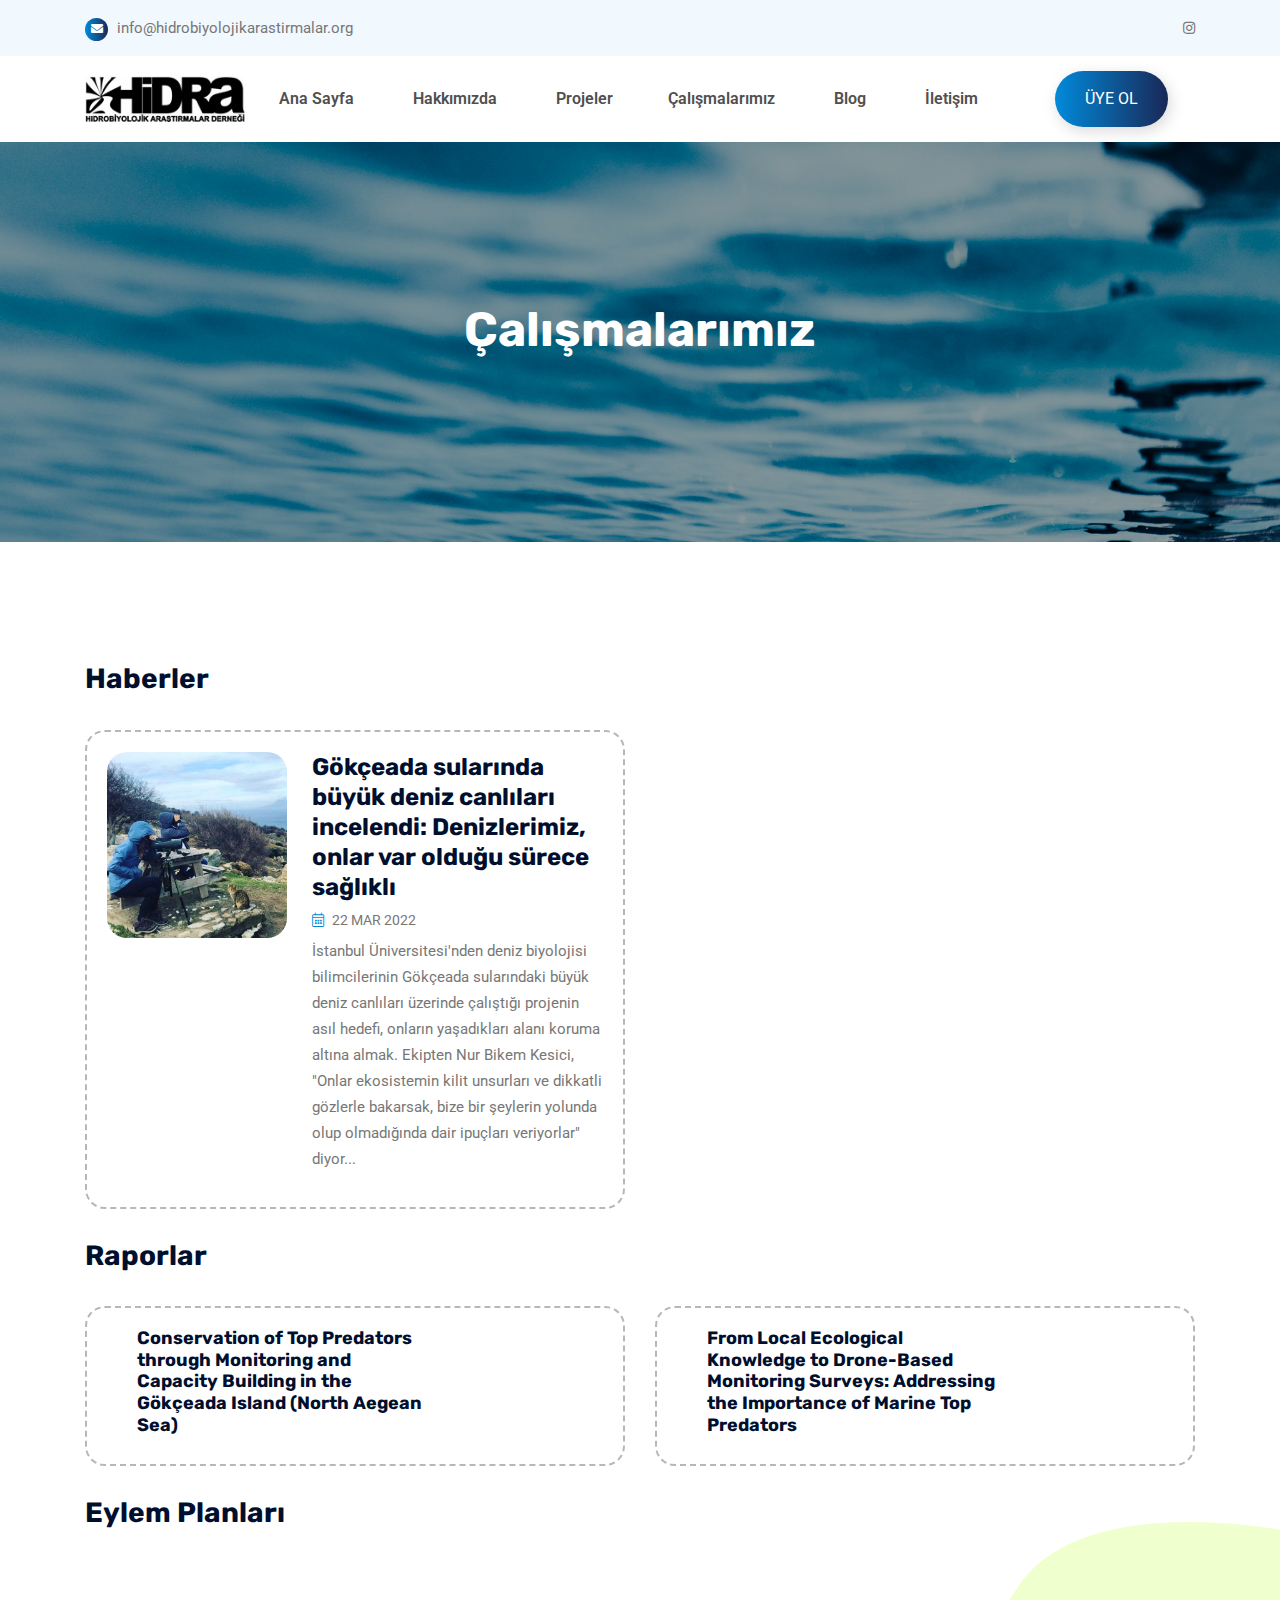
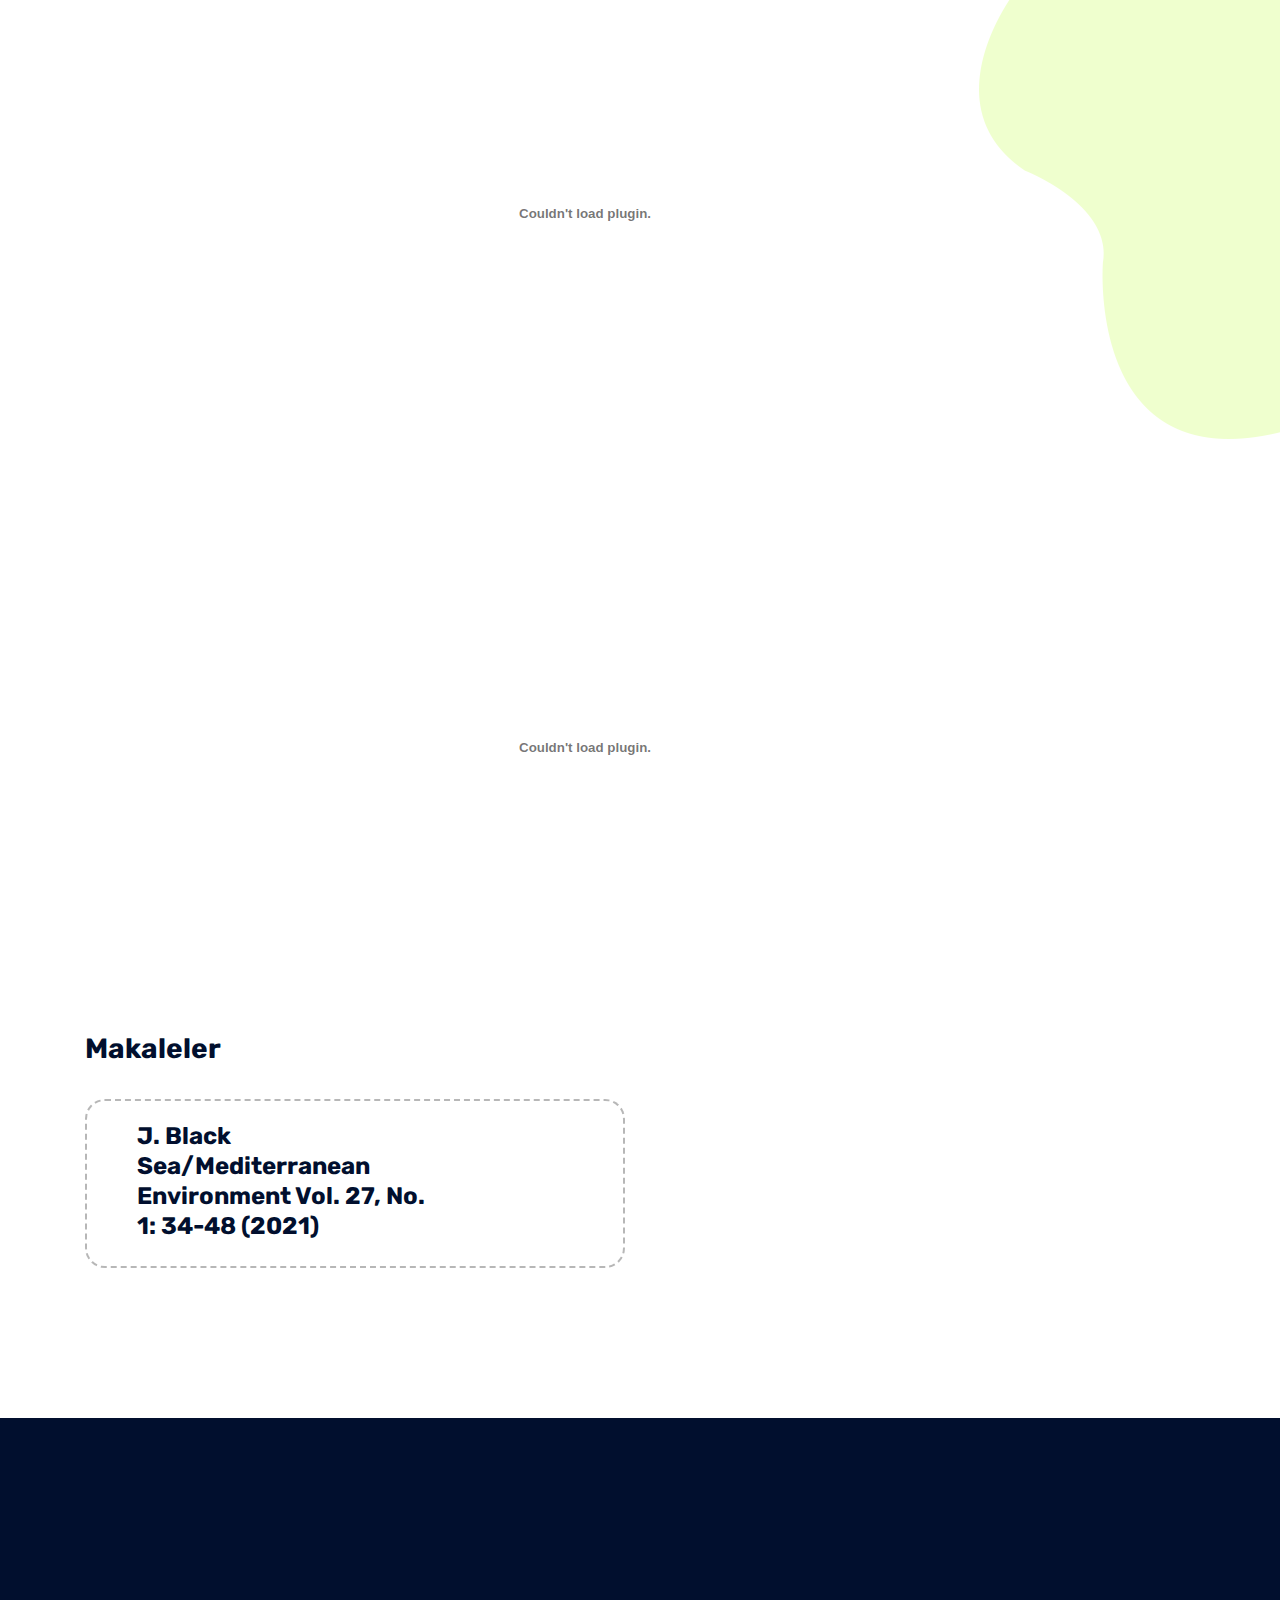
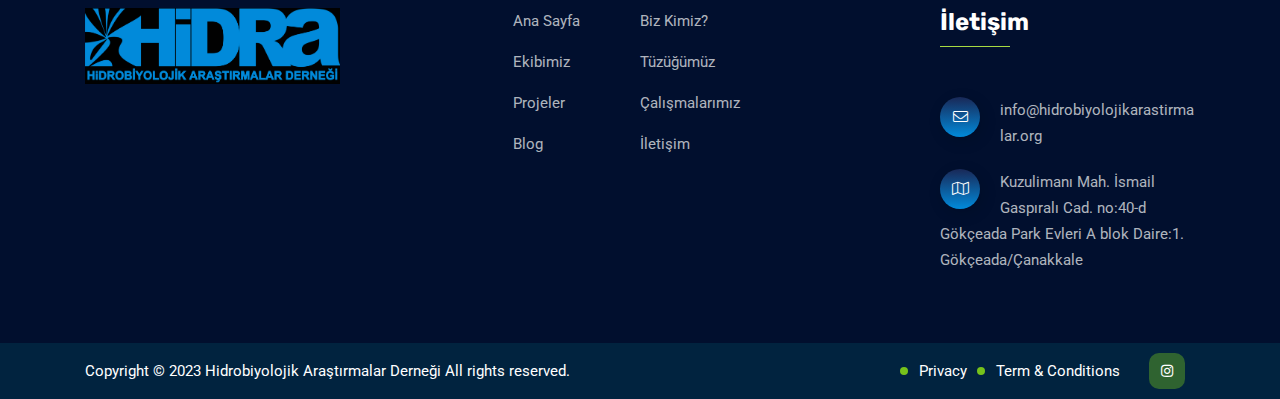
<file: calismalarimiz.html>
<!doctype html>
<html class="no-js" lang="zxx">

<head>
    <meta charset="utf-8">
    <meta http-equiv="x-ua-compatible" content="ie=edge">
    <title>Çalışmalarımız | Hidrobiyolojik Araştırmalar Derneği</title>
    <meta name="description" content="">
    <meta name="viewport" content="width=device-width, initial-scale=1">
    <link rel="shortcut icon" type="image/x-icon" href="img/favicon.ico">
    <!-- Place favicon.ico in the root directory -->

    <!-- CSS here -->
    <link rel="stylesheet" href="css/bootstrap.min.css">
    <link rel="stylesheet" href="css/animate.min.css">
    <link rel="stylesheet" href="css/magnific-popup.css">
    <link rel="stylesheet" href="fontawesome/css/all.min.css">
    <link rel="stylesheet" href="font-flaticon/flaticon.css">
    <link rel="stylesheet" href="css/dripicons.css">
    <link rel="stylesheet" href="css/slick.css">
    <link rel="stylesheet" href="css/meanmenu.css">
    <link rel="stylesheet" href="css/default.css">
    <link rel="stylesheet" href="css/style.css">
    <link rel="stylesheet" href="css/responsive.css">
</head>

<body>
    <!-- header -->
    <header class="header-area">
        <div class="header-top second-header d-none d-md-block">
            <div class="container">
                <div class="row align-items-center">
                    <div class="col-lg-6 col-md-8 d-none  d-md-block">
                        <div class="header-cta">
                            <ul>
                                <li>
                                    <i class="fas fa-envelope"></i>

                                    <span>info@hidrobiyolojikarastirmalar.org</span>
                                </li>
                            </ul>
                        </div>
                    </div>
                    <div class="col-lg-6 col-md-6 d-none d-lg-block">
                        <div class="header-social text-right">
                            <span>
                                <a href="https://www.instagram.com/mapconservation/" title="instagram"><i class="fab fa-instagram"></i></a>
                                <!--  <a href="#" title="Twitter"><i class="fab fa-twitter"></i></a>
                             <a href="#" title="LinkedIn"><i class="fab fa-linkedin-in"></i></a>-->
                            </span>
                            <!--  /social media icon redux -->
                        </div>
                    </div>

                </div>
            </div>
        </div>
        <div id="header-sticky" class="menu-area">
            <div class="container">
                <div class="second-menu">
                    <div class="row align-items-center">
                        <div class="col-xl-2 col-lg-2">
                            <div class="logo">
                                <a href="index.html"><img src="img/logo/logo.png" alt="logo"></a>
                            </div>
                        </div>
                        <div class="col-xl-7 col-lg-7">

                            <div class="main-menu text-right text-xl-right">
                                <nav id="mobile-menu">
                                    <ul>
                                        <li><a href="index.html">Ana Sayfa</a></li>
                                        <li class="has-sub"><a href="#">Hakkımızda</a>
                                            <ul>
                                                <li><a href="about.html">Biz Kimiz?</a></li>
                                                <li><a href="team.html">Ekibimiz</a></li>
                                                <li><a href="pdf/2021HIDRATUZUK.pdf">Tüzüğümüz</a></li>

                                            </ul>
                                        </li>
                                        <li class="has-sub"><a href="projects.html">Projeler</a>
                                            <ul>
                                                <li><a href="top-predators.html">Conservation of Top Predators through Monitoring and Capacity Building in the Gökçeada Island (North Aegean Sea)</a></li>
                                                <li><a href="drone-based-monitoring.html">From Local Ecological Knowledge to Drone-Based Monitoring Surveys: Addressing the Importance of Marine Top Predators</a></li>

                                        </li>
                                    </ul>
                                    <li class="has-sub">
                                        <a href="calismalarimiz.html">Çalışmalarımız</a>
                                    </li>


                                    </li>
                                    <li><a href="blog.html">Blog</a></li>

                                    <li><a href="contact.html">İletişim</a></li>






                                    </ul>
                                </nav>
                            </div>
                        </div>

                        <div class="col-xl-2 col-lg-2 text-right d-none d-lg-block mt-15 mb-15">
                            <a href="contact.html" class="btn ss-btn">Üye Ol</a>
                        </div>


                        <div class="col-12">
                            <div class="mobile-menu"></div>
                        </div>
                    </div>
                </div>
            </div>
        </div>
    </header>
    <!-- header-end -->
    <!-- offcanvas-area -->
    <div class="offcanvas-menu">
        <span class="menu-close"><i class="fas fa-times"></i></span>


        <div id="cssmenu3" class="menu-one-page-menu-container">
            <ul id="menu-one-page-menu-2" class="menu">
                <li class="menu-item menu-item-type-custom menu-item-object-custom"><a href="index.html">Ana Sayfa</a></li>
                <li class="menu-item menu-item-type-custom menu-item-object-custom"><a href="about.html">Biz Kimiz?</a></li>
                <li class="menu-item menu-item-type-custom menu-item-object-custom"><a href="team.html">Ekibimiz</a></li>
                <li class="menu-item menu-item-type-custom menu-item-object-custom"><a href="pdf/2021HIDRATUZUK.pdf">Tüzüğümüz</a></li>
                <li class="menu-item menu-item-type-custom menu-item-object-custom"><a href="projects.html">Projeler</a></li>

                <li class="menu-item menu-item-type-custom menu-item-object-custom"><a href="calismalarimiz.html">Çalışmalarımız</a></li>
                <li class="menu-item menu-item-type-custom menu-item-object-custom"><a href="contact.html">İletişim</a></li>
            </ul>
        </div>

        <div id="cssmenu2" class="menu-one-page-menu-container">
            <ul id="menu-one-page-menu-1" class="menu">
                <li class="menu-item menu-item-type-custom menu-item-object-custom"><a href="#howitwork"><span>info@hidrobiyolojikarastirmalar.org</span></a></li>
            </ul>
        </div>
    </div>
    <div class="offcanvas-overly"></div>
    <!-- offcanvas-end -->
    <!-- main-area -->
    <main>

        <!-- search-popup -->
        <div class="modal fade bs-example-modal-lg search-bg popup1" tabindex="-1" role="dialog">
            <div class="modal-dialog modal-lg" role="document">
                <div class="modal-content search-popup">
                    <div class="text-center">
                        <a href="#" class="close2" data-dismiss="modal" aria-label="Close">× close</a>
                    </div>
                    <div class="row search-outer">
                        <div class="col-md-11"><input type="text" placeholder="Search for products..." /></div>
                        <div class="col-md-1 text-right"><a href="#"><i class="fa fa-search" aria-hidden="true"></i></a></div>
                    </div>
                </div>
            </div>
        </div>
        <!-- /search-popup -->
        <!-- breadcrumb-area -->
        <section class="breadcrumb-area d-flex align-items-center" style="background-image:url(img/testimonial/test-bg.png)">
            <div class="container">
                <div class="row align-items-center">
                    <div class="col-xl-12 col-lg-12">
                        <div class="breadcrumb-wrap text-left">
                            <div class="breadcrumb-title">
                                <h2>Çalışmalarımız</h2>

                            </div>
                        </div>
                    </div>

                </div>
            </div>
        </section>
        <!-- breadcrumb-area-end -->
        <!-- inner-blog -->

        <section id="blog" class="blog-area  p-relative pt-120 pb-120 fix" style="background: url(img/bg/aliment-right4.png) no-repeat; background-position: right center;">
            <div class="container">




                <div class="post-title">
                    <h3>Haberler</h3>
                </div>
                </br>
                <div class="row">

                    <div class="col-lg-6 col-md-12">
                        <div class="single-post2 mb-30">
                            <div class="row">
                                <div class="col-lg-4 col-md-4">
                                    <div class="blog-thumb2">
                                        <a href="https://yesilgazete.org/gokceada-denizlerinde-buyuk-deniz-canlilari-incelendi-denizlerimiz-onlar-var-oldugu-surece-saglikli/"><img src="img/blog/WhatsApp-Image-2022-03-22-at-11.30.04-1-e1647939106200.jpeg" alt="img"></a>

                                    </div>
                                </div>
                                <div class="col-lg-8 col-md-8">
                                    <div class="blog-content2">
                                        <h4><a href="https://yesilgazete.org/gokceada-denizlerinde-buyuk-deniz-canlilari-incelendi-denizlerimiz-onlar-var-oldugu-surece-saglikli/">Gökçeada sularında büyük deniz canlıları incelendi: Denizlerimiz, onlar var olduğu sürece sağlıklı</a></h4>
                                        <div class="b-meta">
                                            <div class="b-meta">
                                                <div class="meta-info">
                                                    <ul>
                                                        <li><i class="fal fa-calendar-alt"></i> 22 MAR 2022 </li>
                                                    </ul>
                                                </div>
                                            </div>
                                        </div>
                                        <p>İstanbul Üniversitesi'nden deniz biyolojisi bilimcilerinin Gökçeada sularındaki büyük deniz canlıları üzerinde çalıştığı projenin asıl hedefi, onların yaşadıkları alanı koruma altına almak. Ekipten Nur Bikem Kesici, "Onlar ekosistemin kilit unsurları ve dikkatli gözlerle bakarsak, bize bir şeylerin yolunda olup olmadığında dair ipuçları veriyorlar" diyor... </p>
                                    </div>
                                </div>

                            </div>

                        </div>
                    </div>

                </div>
                <div class="post-title">
                    <h3>Raporlar</h3>
                </div>
                </br>
                <div class="row">

                    <div class="col-lg-6 col-md-12">
                        <div class="single-post2 mb-30">
                            <div class="row">
                                <!--  <div class="col-lg-4 col-md-4">
                      <div class="blog-thumb2">
                          <a href="drone-based-monitoring.html"><img src="img/blog/inner_b1.jpg" alt="img"></a>

                      </div>
                  </div>-->
                                <div class="col-lg-8 col-md-8">
                                    <div class="blog-content2">
                                        <h5><a href="https://www.rufford.org/projects/nur-bikem-kesici/conservation-of-top-predators-through-monitoring-and-capacity-building-in-the-g%C3%B6k%C3%A7eada-island-north-aegean-sea/">Conservation of Top Predators through Monitoring and Capacity Building in the Gökçeada Island (North Aegean Sea)
                                            </a></h5>
                                        <div class="b-meta">
                                            <!--<div class="b-meta">
                                   <div class="meta-info">
                                      <ul>
                                          <li><i class="fal fa-user"></i> Nur Bikem Kesici</li>
                                          <li><i class="fal fa-calendar-alt"></i> 18 HAZ 2021 </li>
                                      </ul>
                                  </div>
                          </div>
                        </div>-->
                                            <!--    <p>Top predators play a key role as ecosystem regulators and their presence is a great indicator of a healthy ecosystem. The Gökçeada Island, located in the North Aegean Sea, harbors a wide range of biodiverse ecosystems ... </p>-->
                                        </div>
                                    </div>

                                </div>

                            </div>
                        </div>

                    </div>
                    <div class="col-lg-6 col-md-12">
                        <div class="single-post2 mb-30">
                            <div class="row">
                                <!--  <div class="col-lg-4 col-md-4">
               <div class="blog-thumb2">
                   <a href="drone-based-monitoring.html"><img src="img/blog/inner_b1.jpg" alt="img"></a>

               </div>
           </div>-->
                                <div class="col-lg-8 col-md-8">
                                    <div class="blog-content2">
                                        <h5><a href="https://www.rufford.org/projects/nur-bikem-kesici/local-ecological-knowledge-drone-based-monitoring-surveys-addressing-importance-marine-top-predators/">From Local Ecological Knowledge to Drone-Based Monitoring Surveys: Addressing the Importance of Marine Top Predators </a></h5>
                                        <div class="b-meta">
                                            <!--<div class="b-meta">
                            <div class="meta-info">
                               <ul>
                                   <li><i class="fal fa-user"></i> Nur Bikem Kesici</li>
                                   <li><i class="fal fa-calendar-alt"></i> 18 HAZ 2021 </li>
                               </ul>
                           </div>
                   </div>
                 </div>-->
                                            <!--    <p>Top predators play a key role as ecosystem regulators and their presence is a great indicator of a healthy ecosystem. The Gökçeada Island, located in the North Aegean Sea, harbors a wide range of biodiverse ecosystems ... </p>-->
                                        </div>
                                    </div>

                                </div>

                            </div>
                        </div>

                    </div>
                </div>
                <div class="post-title">
                    
                    <h3>Eylem Planları</h3>
                        </div>
                 
                    </br>
                <div class="row">

                        <div class="col-lg-6 col-md-12">
                           

                            <embed src="pdf/kikirdakli-tr.pdf" width="1000" height="500" 
 type="application/pdf">
                    
                        </div>
                </div>      
                                
                    </br>
                <div class="row">

                        <div class="col-lg-6 col-md-12">
                           

                            <embed src="pdf/kikirdakli-ing.pdf" width="1000" height="500" 
 type="application/pdf">
                    
                        </div>
                </div>      
            
                    
<br>
                       <div class="post-title"> 
                    <h3>Makaleler</h3>
                </div>
                </br>
                <div class="row">

                    <div class="col-lg-6 col-md-12">
                        <div class="single-post2 mb-30">
                            <div class="row">
                                <!--  <div class="col-lg-4 col-md-4">
                        <div class="blog-thumb2">
                            <a href="drone-based-monitoring.html"><img src="img/blog/inner_b1.jpg" alt="img"></a>

                        </div>
                    </div>-->
                                <div class="col-lg-8 col-md-8">
                                    <div class="blog-content2">
                                        <h4><a href="pdf\J._Black_Sea_Mediterranean_Environment_Vol._27_No._1_34-48_2021.pdf">J. Black Sea/Mediterranean Environment Vol. 27, No. 1: 34-48 (2021)</a></h4>
                                        <div class="b-meta">
                                            <!--<div class="b-meta">
                                     <div class="meta-info">
                                        <ul>
                                            <li><i class="fal fa-user"></i> Nur Bikem Kesici</li>
                                            <li><i class="fal fa-calendar-alt"></i> 18 HAZ 2021 </li>
                                        </ul>
                                    </div>
                            </div>
                          </div>-->
                                            <!--    <p>Top predators play a key role as ecosystem regulators and their presence is a great indicator of a healthy ecosystem. The Gökçeada Island, located in the North Aegean Sea, harbors a wide range of biodiverse ecosystems ... </p>-->
                                        </div>
                                    </div>

                                </div>

                            </div>
                        </div>

                    </div>
                </div>

                <!--  <div class="related__post mt-45 mb-85">
                    <div class="post-title">
                        <h4>Related Post</h4>
                    </div>
                    <div class="row">
                        <div class="col-md-6">
                            <div class="related-post-wrap mb-30">
                                <div class="post-thumb">
                                    <img src="img/blog/b_details03.jpg" alt="">
                                </div>
                                <div class="rp__content">
                                    <h3><a href="#">A series of iOS 7 inspire
                                            vector icons.</a></h3>
                                    <p>Lorem ipsum dolor sit amet, consectet ur adipisicing elit, sed do eiusmod temp or
                                        incididunt ut labore et dolore.</p>
                                </div>
                            </div>
                        </div>
                        <div class="col-md-6">
                            <div class="related-post-wrap mb-30">
                                <div class="post-thumb">
                                    <img src="img/blog/b_details04.jpg" alt="">
                                </div>
                                <div class="rp__content">
                                    <h3><a href="#">Sed ut perspiciatis unde omnis.</a></h3>
                                    <p>Lorem ipsum dolor sit amet, consectet ur adipisicing elit, sed do eiusmod temp or
                                        incididunt ut labore et dolore.</p>
                                </div>
                            </div>
                        </div>
                    </div>
                </div>-->
        </section>


        <!-- inner-blog-end -->


    </main>
    <!-- main-area-end -->
    <!-- footer -->
    <footer class="footer-bg footer-p">
        <div class="footer-top-heiding pt-70 pb-120">


        </div>
        <div class="footer-top pb-40">
            <div class="container">
                <div class="row justify-content-between">

                    <div class="col-xl-3 col-lg-3 col-sm-6">
                        <div class="footer-widget mb-30">
                            <div class="f-widget-title mb-45">
                                <img src="img/logo/f_logo.png" alt="img">
                            </div>



                        </div>
                    </div>
                    <div class="col-xl-3 col-lg-3 col-sm-6">
                        <div class="footer-widget mb-30">

                            <div class="footer-link">
                                <ul>
                                    <li><a href="index.html">Ana Sayfa</a></li>
                                    <li><a href="about.html"> Biz Kimiz?</a></li>
                                    <li><a href="team.html"> Ekibimiz</a></li>
                                    <li><a href="pdf/2021HIDRATUZUK.pdf">Tüzüğümüz</a></li>
                                    <li><a href="projects.html"> Projeler </a></li>
                                    <li><a href="calismalarimiz.html">Çalışmalarımız</a></li>
                                    <li><a href="blog.html">Blog</a></li>
                                    <li><a href="contact.html"> İletişim</a></li>

                                </ul>
                            </div>
                        </div>
                    </div>
                    <div class="col-xl-3 col-lg-3 col-sm-6">

                        <div class="footer-widget mb-30">
                            <div class="f-widget-title">
                                <h2>İletişim</h2>
                            </div>
                            <div class="f-contact">
                                <ul>
                                    <li>
                                        <i class="icon fal fa-envelope"></i>
                                        <a href="mailto:info@hidrobiyolojikarastirmalar.org">info@hidrobiyolojikarastirmalar.org</a>
                                    </li>
                                    <li>
                                        <i class="icon fal fa-map"></i>
                                        Kuzulimanı Mah. İsmail Gaspıralı Cad. no:40-d Gökçeada Park Evleri A blok Daire:1.
                                        Gökçeada/Çanakkale
                                    </li>



                                </ul>

                            </div>
                        </div>
                    </div>


                </div>
            </div>
        </div>
        <div class="copyright-wrap">
            <div class="container">
                <div class="row align-items-center">
                    <div class="col-lg-6">
                        Copyright © 2023 Hidrobiyolojik Araştırmalar Derneği All rights reserved.
                    </div>
                    <div class="col-lg-6 text-right text-xl-right">
                        <ul>
                            <li><a href="#">Privacy</a></li>
                            <li><a href="#">Term &amp; Conditions</a></li>
                            <li> <span class="footer-social">
                                    <a href="https://www.instagram.com/mapconservation/"><i class="fab fa-instagram"></i></a>
                                </span></li>
                        </ul>
                    </div>

                </div>
            </div>
        </div>
    </footer>
    <!-- footer-end -->



    <!-- JS here -->
    <script src="js/vendor/modernizr-3.5.0.min.js"></script>
    <script src="js/vendor/jquery-3.6.0.min.js"></script>
    <script src="js/popper.min.js"></script>
    <script src="js/bootstrap.min.js"></script>
    <script src="js/slick.min.js"></script>
    <script src="js/ajax-form.js"></script>
    <script src="js/paroller.js"></script>
    <script src="js/wow.min.js"></script>
    <script src="js/js_isotope.pkgd.min.js"></script>
    <script src="js/imagesloaded.min.js"></script>
    <script src="js/parallax.min.js"></script>
    <script src="js/jquery.waypoints.min.js"></script>
    <script src="js/jquery.counterup.min.js"></script>
    <script src="js/jquery.scrollUp.min.js"></script>
    <script src="js/jquery.meanmenu.min.js"></script>
    <script src="js/parallax-scroll.js"></script>
    <script src="js/jquery.magnific-popup.min.js"></script>
    <script src="js/element-in-view.js"></script>
    <script src="js/main.js"></script>
</body>

</html>
</file>
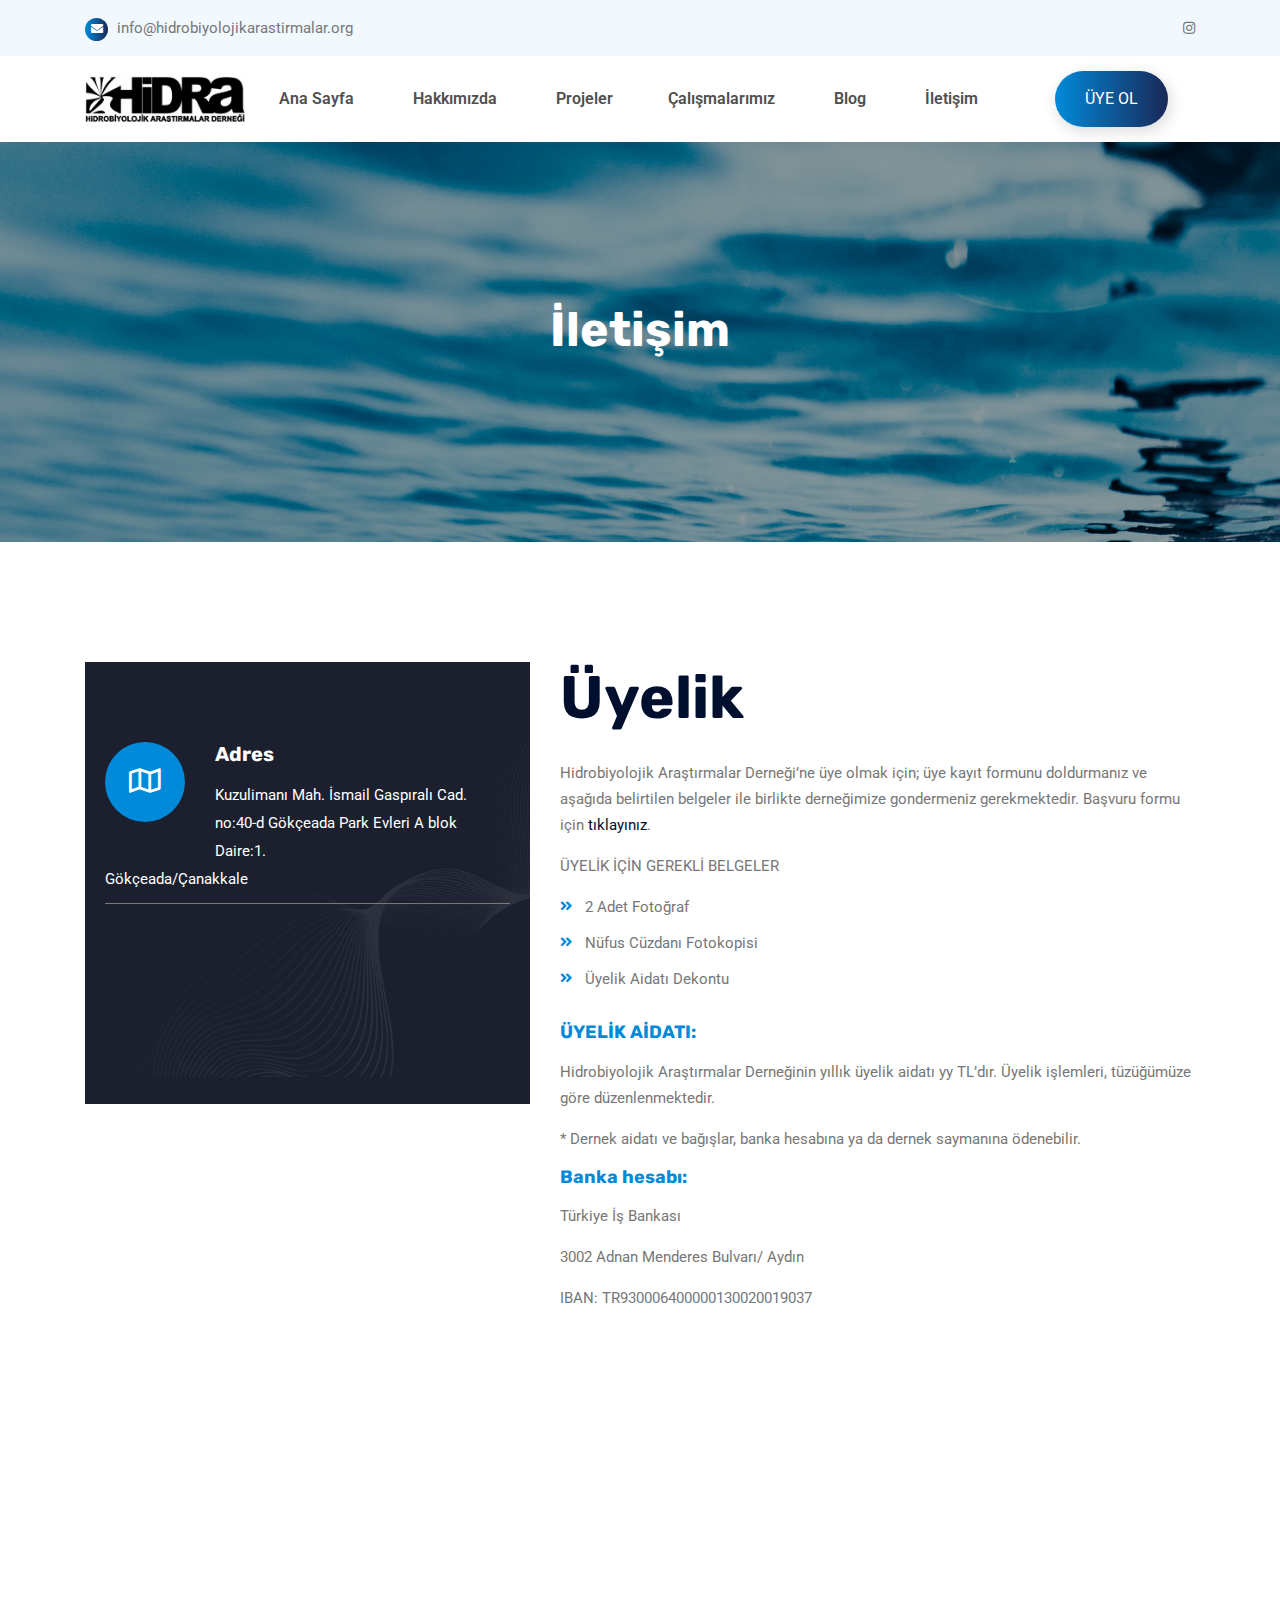
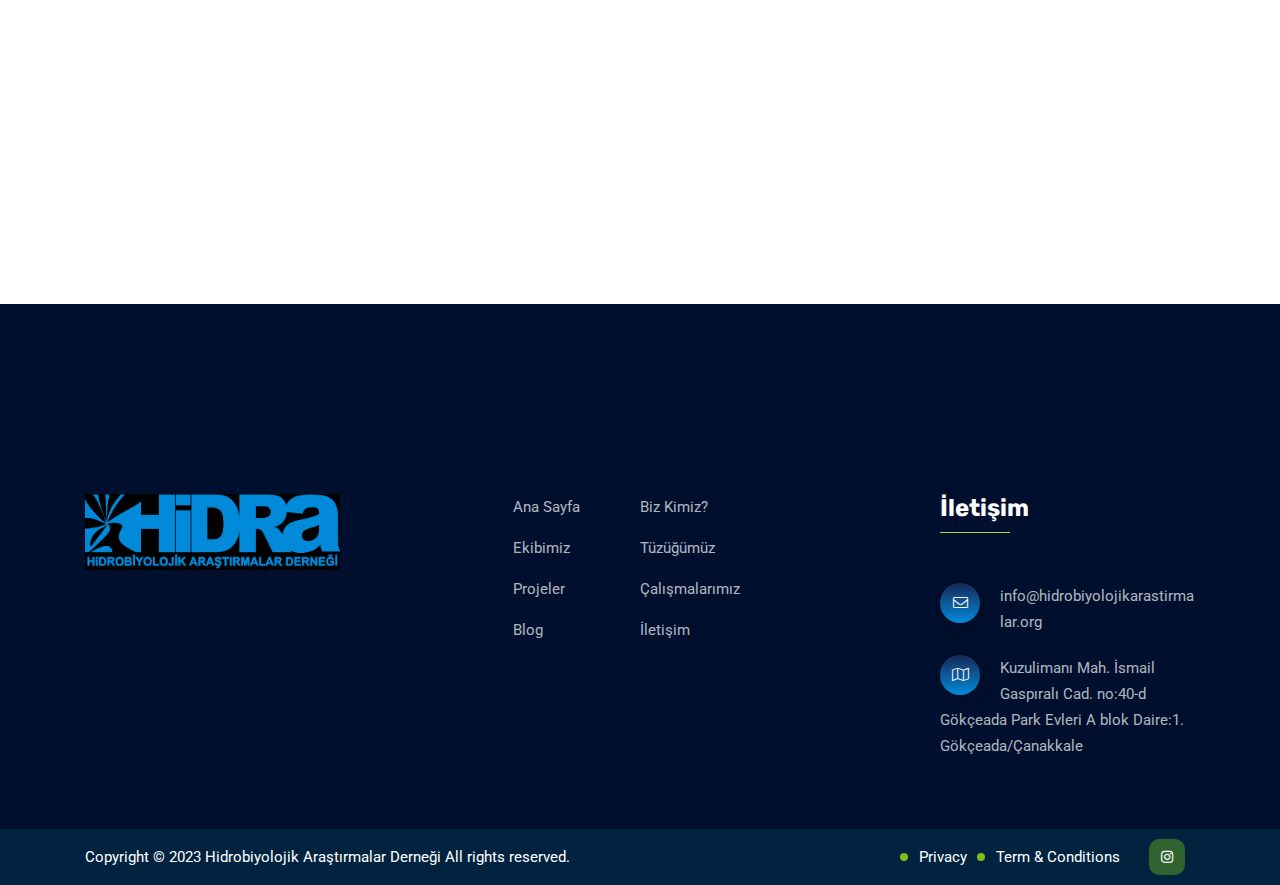
<file: contact.html>
<!doctype html>
<html class="no-js" lang="zxx">

<head>
    <meta charset="utf-8">
    <meta http-equiv="x-ua-compatible" content="ie=edge">
    <title>İletişim | Hidrobiyolojik Araştırmalar Derneği</title>
    <meta name="description" content="">
    <meta name="viewport" content="width=device-width, initial-scale=1">
    <link rel="shortcut icon" type="image/x-icon" href="img/favicon.ico">
    <!-- Place favicon.ico in the root directory -->

    <!-- CSS here -->
    <link rel="stylesheet" href="css/bootstrap.min.css">
    <link rel="stylesheet" href="css/animate.min.css">
    <link rel="stylesheet" href="css/magnific-popup.css">
    <link rel="stylesheet" href="fontawesome/css/all.min.css">
    <link rel="stylesheet" href="font-flaticon/flaticon.css">
    <link rel="stylesheet" href="css/dripicons.css">
    <link rel="stylesheet" href="css/slick.css">
    <link rel="stylesheet" href="css/meanmenu.css">
    <link rel="stylesheet" href="css/default.css">
    <link rel="stylesheet" href="css/style.css">
    <link rel="stylesheet" href="css/responsive.css">
</head>

<body>
    <!-- header -->
    <header class="header-area">
        <div class="header-top second-header d-none d-md-block">
            <div class="container">
                <div class="row align-items-center">
                    <div class="col-lg-6 col-md-8 d-none  d-md-block">
                        <div class="header-cta">
                            <ul>
                                <li>
                                    <i class="fas fa-envelope"></i>

                                    <span>info@hidrobiyolojikarastirmalar.org</span>
                                </li>
                            </ul>
                        </div>
                    </div>
                    <div class="col-lg-6 col-md-6 d-none d-lg-block">
                        <div class="header-social text-right">
                            <span>
                                <a href="https://www.instagram.com/mapconservation/" title="instagram"><i class="fab fa-instagram"></i></a>
                                <!--  <a href="#" title="Twitter"><i class="fab fa-twitter"></i></a>
                           <a href="#" title="LinkedIn"><i class="fab fa-linkedin-in"></i></a>-->
                            </span>
                            <!--  /social media icon redux -->
                        </div>
                    </div>

                </div>
            </div>
        </div>
        <div id="header-sticky" class="menu-area">
            <div class="container">
                <div class="second-menu">
                    <div class="row align-items-center">
                        <div class="col-xl-2 col-lg-2">
                            <div class="logo">
                                <a href="index.html"><img src="img/logo/logo.png" alt="logo"></a>
                            </div>
                        </div>
                        <div class="col-xl-7 col-lg-7">

                            <div class="main-menu text-right text-xl-right">
                                <nav id="mobile-menu">
                                    <ul>
                                        <li><a href="index.html">Ana Sayfa</a></li>
                                        <li class="has-sub"><a href="#">Hakkımızda</a>
                                            <ul>
                                                <li><a href="about.html">Biz Kimiz?</a></li>
                                                <li><a href="team.html">Ekibimiz</a></li>
                                                <li><a href="pdf/2021HIDRATUZUK.pdf">Tüzüğümüz</a></li>

                                            </ul>
                                        </li>
                                        <li class="has-sub"><a href="projects.html">Projeler</a>
                                            <ul>
                                                <li><a href="top-predators.html">Conservation of Top Predators through Monitoring and Capacity Building in the Gökçeada Island (North Aegean Sea)</a></li>
                                                <li><a href="drone-based-monitoring.html">From Local Ecological Knowledge to Drone-Based Monitoring Surveys: Addressing the Importance of Marine Top Predators</a></li>

                                        </li>
                                    </ul>
                                    <li class="has-sub">
                                        <a href="calismalarimiz.html">Çalışmalarımız</a>
                                    </li>


                                    </li>
                                    <li><a href="blog.html">Blog</a></li>

                                    <li><a href="contact.html">İletişim</a></li>






                                    </ul>
                                </nav>
                            </div>
                        </div>

                        <div class="col-xl-2 col-lg-2 text-right d-none d-lg-block mt-15 mb-15">
                            <a href="contact.html" class="btn ss-btn">Üye Ol</a>
                        </div>


                        <div class="col-12">
                            <div class="mobile-menu"></div>
                        </div>
                    </div>
                </div>
            </div>
        </div>
    </header>
    <!-- header-end -->
    <!-- offcanvas-area -->
    <div class="offcanvas-menu">
        <span class="menu-close"><i class="fas fa-times"></i></span>


        <div id="cssmenu3" class="menu-one-page-menu-container">
            <ul id="menu-one-page-menu-2" class="menu">
                <li class="menu-item menu-item-type-custom menu-item-object-custom"><a href="index.html">Ana Sayfa</a></li>
                <li class="menu-item menu-item-type-custom menu-item-object-custom"><a href="about.html">Biz Kimiz?</a></li>
                <li class="menu-item menu-item-type-custom menu-item-object-custom"><a href="team.html">Ekibimiz</a></li>
                <li class="menu-item menu-item-type-custom menu-item-object-custom"><a href="pdf/2021HIDRATUZUK.pdf">Tüzüğümüz</a></li>
                <li class="menu-item menu-item-type-custom menu-item-object-custom"><a href="projects.html">Projeler</a></li>

                <li class="menu-item menu-item-type-custom menu-item-object-custom"><a href="calismalarimiz.html">Çalışmalarımız</a></li>
                <li class="menu-item menu-item-type-custom menu-item-object-custom"><a href="contact.html">İletişim</a></li>
            </ul>
        </div>

        <div id="cssmenu2" class="menu-one-page-menu-container">
            <ul id="menu-one-page-menu-1" class="menu">
                <li class="menu-item menu-item-type-custom menu-item-object-custom"><a href="#howitwork"><span>info@hidrobiyolojikarastirmalar.org</span></a></li>
            </ul>
        </div>
    </div>
    <div class="offcanvas-overly"></div>
    <!-- offcanvas-end -->
    <!-- main-area -->
    <main>

        <!-- search-popup -->
        <div class="modal fade bs-example-modal-lg search-bg popup1" tabindex="-1" role="dialog">
            <div class="modal-dialog modal-lg" role="document">
                <div class="modal-content search-popup">
                    <div class="text-center">
                        <a href="#" class="close2" data-dismiss="modal" aria-label="Close">× close</a>
                    </div>
                    <div class="row search-outer">
                        <div class="col-md-11"><input type="text" placeholder="Search for products..." /></div>
                        <div class="col-md-1 text-right"><a href="#"><i class="fa fa-search" aria-hidden="true"></i></a></div>
                    </div>
                </div>
            </div>
        </div>
        <!-- /search-popup -->
        <!-- breadcrumb-area -->
        <section class="breadcrumb-area d-flex align-items-center" style="background-image:url(img/testimonial/test-bg.png)">
            <div class="container">
                <div class="row align-items-center">
                    <div class="col-xl-12 col-lg-12">
                        <div class="breadcrumb-wrap text-left">
                            <div class="breadcrumb-title">
                                <h2>İletişim</h2>

                            </div>
                        </div>
                    </div>

                </div>
            </div>
        </section>
        <!-- breadcrumb-area-end -->

        <!-- contact-area -->
        <section id="contact" class="contact-area after-none contact-bg pt-120 pb-120 p-relative fix">

            <div class="container">

                <div class="row">

                    <div class="col-lg-5">
                        <div class="contact-info" style="background: url(img/bg/footer-bg.png) no-repeat;background-size: cover;">
                            <div class="single-cta pb-30 mb-30 wow fadeInUp animated" data-animation="fadeInDown animated" data-delay=".2s">
                                <div class="f-cta-icon">
                                    <i class="far fa-map"></i>
                                </div>
                                <h5>Adres</h5>
                                <p> Kuzulimanı Mah. İsmail Gaspıralı Cad. no:40-d Gökçeada Park Evleri A blok Daire:1. <br>
                                    Gökçeada/Çanakkale</p>
                            </div>
                            <!--<div class="single-cta pb-30 mb-30 wow fadeInUp animated" data-animation="fadeInDown animated" data-delay=".2s">
                                <div class="f-cta-icon">
                                    <i class="icon fal fa-phone"></i>
                                </div>
                                <h5>Telefon</h5>
                                <p>05357732460</p>
                            </div>--->
                            <div class="single-cta pb-30 mb-30 wow fadeInUp animated" data-animation="fadeInDown animated" data-delay=".2s">
                                <div class="f-cta-icon">
                                    <i class="far fa-envelope-open"></i>
                                </div>
                                <h5>E-mail</h5>
                                <p>info@hidrobiyolojikarastirmalar.org</p>
                            </div>
                        </div>

                    </div>
                    <div class="col-lg-7">
                        <div class="contact-bg02 wow fadeInLeft  animated">
                            <div class="section-title center-align">
                                <h2>
                                    Üyelik
                                </h2>

                            </div>
                            </br>
                            <p>
                                Hidrobiyolojik Araştırmalar Derneği’ne üye olmak için; üye kayıt formunu doldurmanız ve aşağıda belirtilen belgeler ile birlikte derneğimize gondermeniz gerekmektedir. Başvuru formu için <a href="pdf\HIDRA uyelik.doc.docx">tıklayınız</a>.</p>


                            <p>ÜYELİK İÇİN GEREKLİ BELGELER</p>
                            <ul class="list-style-one">
                                <li> 2 Adet Fotoğraf</li>

                                <li> Nüfus Cüzdanı Fotokopisi</li>

                                <li> Üyelik Aidatı Dekontu</li>
                            </ul>
                            <div class="section-title center-align">
                                <h5>ÜYELİK AİDATI:</h5>
                            </div>
                            <p>Hidrobiyolojik Araştırmalar Derneğinin yıllık üyelik aidatı yy TL’dır. Üyelik işlemleri, tüzüğümüze göre düzenlenmektedir.</p>
                            <p>* Dernek aidatı ve bağışlar, banka hesabına ya da dernek saymanına ödenebilir.</p>

                            <div class="section-title center-align">
                                <h5>Banka hesabı:</h5>
                            </div>

                            <p>Türkiye İş Bankası</p>
                            <p>3002 Adnan Menderes Bulvarı/ Aydın</p>
                            <p>IBAN: TR930006400000130020019037</p>





                            <!--	<form action="mail.php" method="post" class="contact-form mt-30">
							<div class="row">
                            <div class="col-lg-6">
                                <div class="contact-field p-relative c-name mb-30">
                                    <input type="text" id="firstn" name="firstn" placeholder="First Name" required>
                                </div>
                            </div>
							<div class="col-lg-6">
                                <div class="contact-field p-relative c-email mb-20">
                                    <input type="text" id="lastn" name="lastn" placeholder="Last Name" required>
                                </div>
                            </div>
							<div class="col-lg-6">
                                <div class="contact-field p-relative c-subject mb-30">
                                    <input type="text" id="email" name="email" placeholder="Eamil" required>
                                </div>
                            </div>
                            <div class="col-lg-6">
                                <div class="contact-field p-relative c-subject mb-30">
                                    <input type="text" id="phone" name="phone" placeholder="Phone No." required>
                                </div>
                            </div>
                            <div class="col-lg-12">
                                <div class="contact-field p-relative c-subject mb-30">
                                    <input type="text" id="subject" name="subject" placeholder="Subject" required>
                                </div>
                            </div>

                            <div class="col-lg-12">
                                <div class="contact-field p-relative c-message mb-30">
                                    <textarea name="message" id="message" cols="30" rows="10" placeholder="Write comments"></textarea>
                                </div>
                                <div class="slider-btn">
                                            <button class="btn ss-btn" data-animation="fadeInRight" data-delay=".8s">Submit Now</button>
                                        </div>
                            </div>
                            </div>

                    </form>-->

                        </div>

                    </div>
                </div>

            </div>

        </section>
        <!-- contact-area-end -->
        <!-- map-area-end -->
        <div class="map fix">
            <div class="container-flud">
                <div class="row">
                    <div class="col-lg-12">
                        <iframe src="https://www.google.com/maps/embed?pb=!1m18!1m12!1m3!1d3047.1608766714985!2d25.914669731912735!3d40.205484210473074!2m3!1f0!2f0!3f0!3m2!1i1024!2i768!4f13.1!3m3!1m2!1s0x14b1cc5cf1972e21%3A0xb4d36c1ee600f965!2zQ3VtaHVyaXlldCwgxLBzbWFpbCBHYXNwxLFyYWzEsSBDZC4gTm86NDAgRDpFdmxlcmkgQSBibG9rIERhaXJlLCAxNzc2MCBHw7Zrw6dlYWRhL8OHYW5ha2thbGU!5e0!3m2!1str!2str!4v1677622555499!5m2!1str!2str" width="600" height="450" style="border:0;" allowfullscreen="" loading="lazy"></iframe>
                    </div>
                </div>
            </div>
        </div>
        <!-- map-area-end -->
    </main>
    <!-- main-area-end -->
    <!-- footer -->
    <footer class="footer-bg footer-p">
        <div class="footer-top-heiding pt-70 pb-120">


        </div>
        <div class="footer-top pb-40">
            <div class="container">
                <div class="row justify-content-between">

                    <div class="col-xl-3 col-lg-3 col-sm-6">
                        <div class="footer-widget mb-30">
                            <div class="f-widget-title mb-45">
                                <img src="img/logo/f_logo.png" alt="img">
                            </div>



                        </div>
                    </div>
                    <div class="col-xl-3 col-lg-3 col-sm-6">
                        <div class="footer-widget mb-30">

                            <div class="footer-link">
                                <ul>
                                    <li><a href="index.html">Ana Sayfa</a></li>
                                    <li><a href="about.html"> Biz Kimiz?</a></li>
                                    <li><a href="team.html"> Ekibimiz</a></li>
                                    <li><a href="pdf/2021HIDRATUZUK.pdf">Tüzüğümüz</a></li>
                                    <li><a href="projects.html"> Projeler </a></li>
                                    <li><a href="calismalarimiz.html">Çalışmalarımız</a></li>
                                    <li><a href="blog.html">Blog</a></li>
                                    <li><a href="contact.html"> İletişim</a></li>

                                </ul>
                            </div>
                        </div>
                    </div>
                    <div class="col-xl-3 col-lg-3 col-sm-6">

                        <div class="footer-widget mb-30">
                            <div class="f-widget-title">
                                <h2>İletişim</h2>
                            </div>
                            <div class="f-contact">
                                <ul>
                                    <li>
                                        <i class="icon fal fa-envelope"></i>
                                        <a href="mailto:info@hidrobiyolojikarastirmalar.org">info@hidrobiyolojikarastirmalar.org</a>
                                    </li>
                                    <li>
                                        <i class="icon fal fa-map"></i>
                                        Kuzulimanı Mah. İsmail Gaspıralı Cad. no:40-d Gökçeada Park Evleri A blok Daire:1.
                                        Gökçeada/Çanakkale
                                    </li>



                                </ul>

                            </div>
                        </div>
                    </div>


                </div>
            </div>
        </div>
        <div class="copyright-wrap">
            <div class="container">
                <div class="row align-items-center">
                    <div class="col-lg-6">
                        Copyright © 2023 Hidrobiyolojik Araştırmalar Derneği All rights reserved.
                    </div>
                    <div class="col-lg-6 text-right text-xl-right">
                        <ul>
                            <li><a href="#">Privacy</a></li>
                            <li><a href="#">Term &amp; Conditions</a></li>
                            <li> <span class="footer-social">
                                    <a href="https://www.instagram.com/mapconservation/"><i class="fab fa-instagram"></i></a>
                                </span></li>
                        </ul>
                    </div>

                </div>
            </div>
        </div>
    </footer>
    <!-- footer-end -->


    <!-- JS here -->
    <script src="js/vendor/modernizr-3.5.0.min.js"></script>
    <script src="js/vendor/jquery-3.6.0.min.js"></script>
    <script src="js/popper.min.js"></script>
    <script src="js/bootstrap.min.js"></script>
    <script src="js/slick.min.js"></script>
    <script src="js/ajax-form.js"></script>
    <script src="js/paroller.js"></script>
    <script src="js/wow.min.js"></script>
    <script src="js/js_isotope.pkgd.min.js"></script>
    <script src="js/imagesloaded.min.js"></script>
    <script src="js/parallax.min.js"></script>
    <script src="js/jquery.waypoints.min.js"></script>
    <script src="js/jquery.counterup.min.js"></script>
    <script src="js/jquery.scrollUp.min.js"></script>
    <script src="js/jquery.meanmenu.min.js"></script>
    <script src="js/parallax-scroll.js"></script>
    <script src="js/jquery.magnific-popup.min.js"></script>
    <script src="js/element-in-view.js"></script>
    <script src="js/main.js"></script>
</body>

</html>
</file>
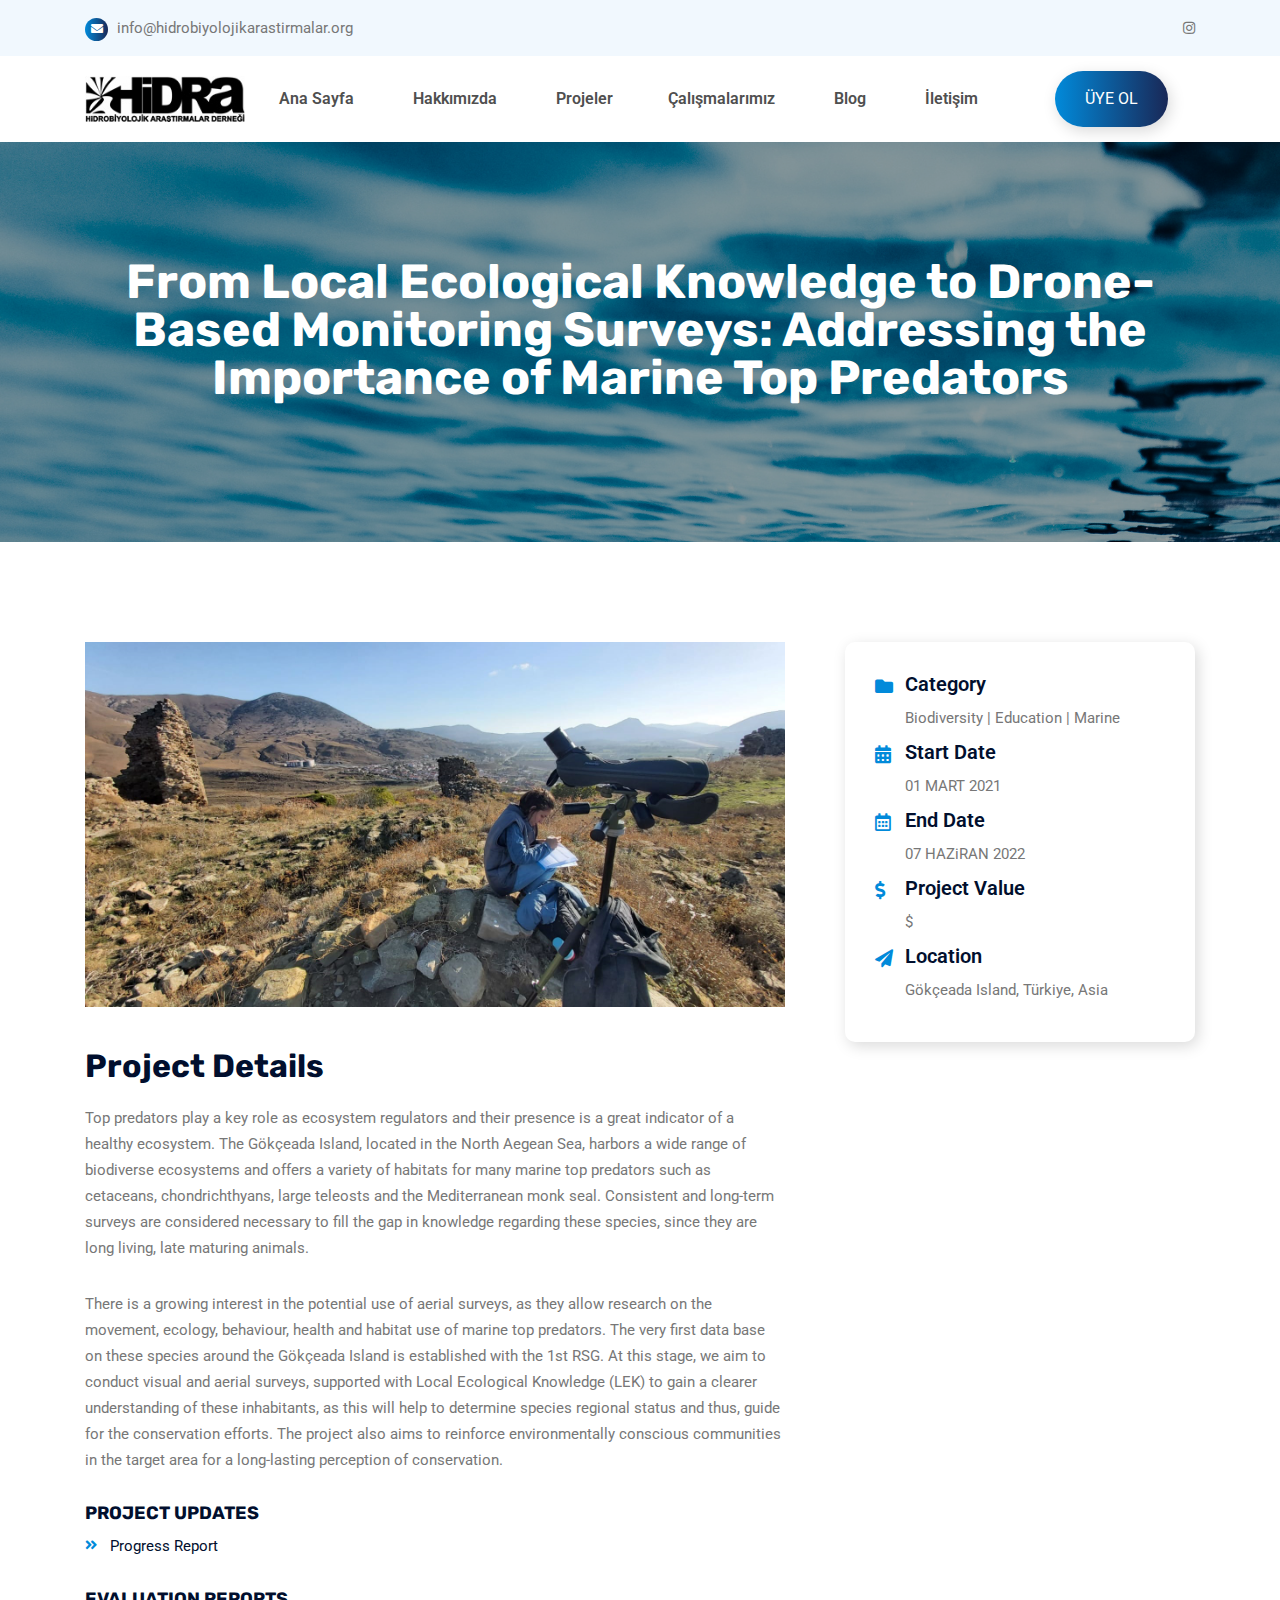
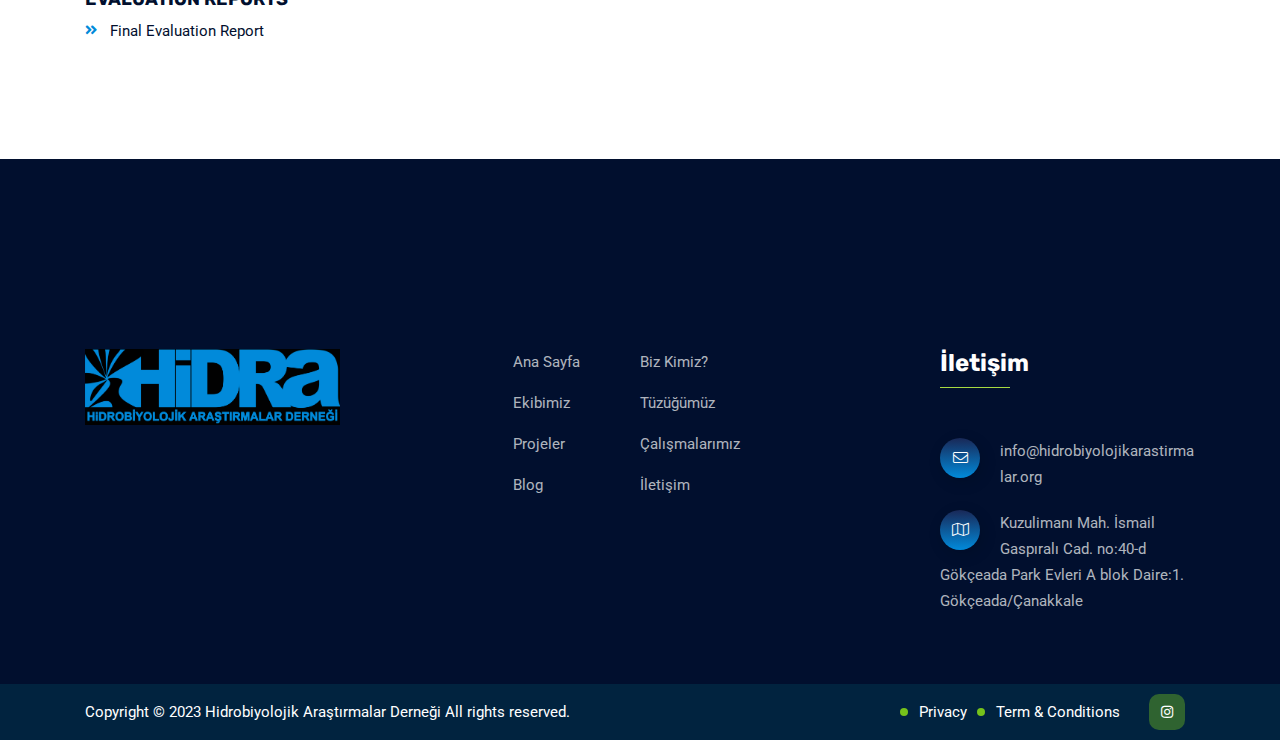
<file: drone-based-monitoring.html>
<!doctype html>
<html class="no-js" lang="zxx">

<head>
    <meta charset="utf-8">
    <meta http-equiv="x-ua-compatible" content="ie=edge">
    <title>From Local Ecological Knowledge to Drone-Based Monitoring Surveys: Addressing the Importance of Marine Top Predators | Hidrobiyolojik Araştırmalar Derneği</title>
    <meta name="description" content="Hidrobiyolojik Araştırmalar Derneği (HİDRA), çalışma alanları olan denizler ve içsularda, hidrobiyolojik araştırmalar yapmak; elde edilen sonuçları bilimsel ve popüler yayınlar ile kamuoyuna ve bilim dünyasına sunmak; su kaynaklarının akılcı kullanılması ve korunması için eğitim, araştırma ve proje gerçekleştirmek, bu tarz etkinliklerde bulunan diğer sivil toplum örgütlerine destek vermek misyonuyla 11 kurucu üye ile 2009 yılında kurulmuştur.">
    <meta name="viewport" content="width=device-width, initial-scale=1">
    <link rel="shortcut icon" type="image/x-icon" href="img/favicon.ico">
    <!-- Place favicon.ico in the root directory -->

    <!-- CSS here -->
    <link rel="stylesheet" href="css/bootstrap.min.css">
    <link rel="stylesheet" href="css/animate.min.css">
    <link rel="stylesheet" href="css/magnific-popup.css">
    <link rel="stylesheet" href="fontawesome/css/all.min.css">
    <link rel="stylesheet" href="font-flaticon/flaticon.css">
    <link rel="stylesheet" href="css/dripicons.css">
    <link rel="stylesheet" href="css/slick.css">
    <link rel="stylesheet" href="css/meanmenu.css">
    <link rel="stylesheet" href="css/default.css">
    <link rel="stylesheet" href="css/style.css">
    <link rel="stylesheet" href="css/responsive.css">
</head>

<body>
    <!-- header -->
    <header class="header-area">
        <div class="header-top second-header d-none d-md-block">
            <div class="container">
                <div class="row align-items-center">
                    <div class="col-lg-6 col-md-8 d-none  d-md-block">
                        <div class="header-cta">
                            <ul>
                                <li>
                                    <i class="fas fa-envelope"></i>

                                    <span>info@hidrobiyolojikarastirmalar.org</span>
                                </li>
                            </ul>
                        </div>
                    </div>
                    <div class="col-lg-6 col-md-6 d-none d-lg-block">
                        <div class="header-social text-right">
                            <span>
                                <a href="https://www.instagram.com/mapconservation/" title="instagram"><i class="fab fa-instagram"></i></a>
                                <!--  <a href="#" title="Twitter"><i class="fab fa-twitter"></i></a>
                             <a href="#" title="LinkedIn"><i class="fab fa-linkedin-in"></i></a>-->
                            </span>
                            <!--  /social media icon redux -->
                        </div>
                    </div>

                </div>
            </div>
        </div>
        <div id="header-sticky" class="menu-area">
            <div class="container">
                <div class="second-menu">
                    <div class="row align-items-center">
                        <div class="col-xl-2 col-lg-2">
                            <div class="logo">
                                <a href="index.html"><img src="img/logo/logo.png" alt="logo"></a>
                            </div>
                        </div>
                        <div class="col-xl-7 col-lg-7">

                            <div class="main-menu text-right text-xl-right">
                                <nav id="mobile-menu">
                                    <ul>
                                        <li><a href="index.html">Ana Sayfa</a></li>
                                        <li class="has-sub"><a href="#">Hakkımızda</a>
                                            <ul>
                                                <li><a href="about.html">Biz Kimiz?</a></li>
                                                <li><a href="team.html">Ekibimiz</a></li>
                                                <li><a href="pdf/2021HIDRATUZUK.pdf">Tüzüğümüz</a></li>

                                            </ul>
                                        </li>
                                        <li class="has-sub"><a href="projects.html">Projeler</a>
                                            <ul>
                                                <li><a href="top-predators.html">Conservation of Top Predators through Monitoring and Capacity Building in the Gökçeada Island (North Aegean Sea)</a></li>
                                                <li><a href="drone-based-monitoring.html">From Local Ecological Knowledge to Drone-Based Monitoring Surveys: Addressing the Importance of Marine Top Predators</a></li>

                                        </li>
                                    </ul>
                                    <li class="has-sub">
                                        <a href="calismalarimiz.html">Çalışmalarımız</a>
                                    </li>


                                    </li>
                                    <li><a href="blog.html">Blog</a></li>

                                    <li><a href="contact.html">İletişim</a></li>






                                    </ul>
                                </nav>
                            </div>
                        </div>

                        <div class="col-xl-2 col-lg-2 text-right d-none d-lg-block mt-15 mb-15">
                            <a href="contact.html" class="btn ss-btn">Üye Ol</a>
                        </div>


                        <div class="col-12">
                            <div class="mobile-menu"></div>
                        </div>
                    </div>
                </div>
            </div>
        </div>
    </header>
    <!-- header-end -->
    <!-- offcanvas-area -->
    <div class="offcanvas-menu">
        <span class="menu-close"><i class="fas fa-times"></i></span>


        <div id="cssmenu3" class="menu-one-page-menu-container">
            <ul id="menu-one-page-menu-2" class="menu">
                <li class="menu-item menu-item-type-custom menu-item-object-custom"><a href="index.html">Ana Sayfa</a></li>
                <li class="menu-item menu-item-type-custom menu-item-object-custom"><a href="about.html">Biz Kimiz?</a></li>
                <li class="menu-item menu-item-type-custom menu-item-object-custom"><a href="team.html">Ekibimiz</a></li>
                <li class="menu-item menu-item-type-custom menu-item-object-custom"><a href="pdf/2021HIDRATUZUK.pdf">Tüzüğümüz</a></li>
                <li class="menu-item menu-item-type-custom menu-item-object-custom"><a href="projects.html">Projeler</a></li>

                <li class="menu-item menu-item-type-custom menu-item-object-custom"><a href="calismalarimiz.html">Çalışmalarımız</a></li>
                <li class="menu-item menu-item-type-custom menu-item-object-custom"><a href="contact.html">İletişim</a></li>
            </ul>
        </div>

        <div id="cssmenu2" class="menu-one-page-menu-container">
            <ul id="menu-one-page-menu-1" class="menu">
                <li class="menu-item menu-item-type-custom menu-item-object-custom"><a href="#howitwork"><span>info@hidrobiyolojikarastirmalar.org</span></a></li>
            </ul>
        </div>
    </div>
    <div class="offcanvas-overly"></div>
    <!-- offcanvas-end -->
    <!-- main-area -->
    <main>

        <!-- search-popup -->
        <div class="modal fade bs-example-modal-lg search-bg popup1" tabindex="-1" role="dialog">
            <div class="modal-dialog modal-lg" role="document">
                <div class="modal-content search-popup">
                    <div class="text-center">
                        <a href="#" class="close2" data-dismiss="modal" aria-label="Close">× close</a>
                    </div>
                    <div class="row search-outer">
                        <div class="col-md-11"><input type="text" placeholder="Search for products..." /></div>
                        <div class="col-md-1 text-right"><a href="#"><i class="fa fa-search" aria-hidden="true"></i></a></div>
                    </div>
                </div>
            </div>
        </div>
        <!-- /search-popup -->
        <!-- breadcrumb-area -->
        <section class="breadcrumb-area d-flex align-items-center" style="background-image:url(img/testimonial/test-bg.png)">
            <div class="container">
                <div class="row align-items-center">
                    <div class="col-xl-12 col-lg-12">
                        <div class="breadcrumb-wrap text-left">
                            <div class="breadcrumb-title">
                                <h2>From Local Ecological Knowledge to Drone-Based Monitoring Surveys: Addressing the Importance of Marine Top Predators</h2>
                            </div>
                        </div>
                    </div>

                </div>
            </div>
        </section>
        <!-- breadcrumb-area-end -->

        <!-- Project Detail -->
        <section class="project-detail">
            <div class="container">


                <!-- Lower Content -->
                <div class="lower-content">
                    <div class="row">
                        <div class="text-column col-lg-8 col-md-12 col-sm-12">
                            <div class="inner-column">
                                <!-- Upper Box -->
                                <div class="upper-box">
                                    <div class="single-item-carousel owl-carousel owl-theme">
                                        <figure class="image"><img src="img/gallery/protfolio-dt-img.png" alt=""></figure>
                                    </div>
                                </div>
                                <h2>Project Details</h2>

                                <p>Top predators play a key role as ecosystem regulators and their presence is a great indicator of a healthy ecosystem. The Gökçeada Island, located in the North Aegean Sea, harbors a wide range of biodiverse ecosystems and offers a variety of habitats for many marine top predators such as cetaceans, chondrichthyans, large teleosts and the Mediterranean monk seal. Consistent and long-term surveys are considered necessary to fill the gap in knowledge regarding these species, since they are long living, late maturing animals.</p>

                                <p>There is a growing interest in the potential use of aerial surveys, as they allow research on the movement, ecology, behaviour, health and habitat use of marine top predators. The very first data base on these species around the Gökçeada Island is established with the 1st RSG. At this stage, we aim to conduct visual and aerial surveys, supported with Local Ecological Knowledge (LEK) to gain a clearer understanding of these inhabitants, as this will help to determine species regional status and thus, guide for the conservation efforts. The project also aims to reinforce environmentally conscious communities in the target area for a long-lasting perception of conservation.</p>

                                <h5>PROJECT UPDATES</h5>
                                <ul class="list-style-one">
                                    <li><a href="pdf/project_reports/34046-2_Progress_Report.pdf">Progress Report</a></li>

                                </ul>
                                <h5>EVALUATION REPORTS</h5>
                                <ul class="list-style-one">
                                    <li><a href="pdf/34046-2_Final_Evaluation_Report.pdf">Final Evaluation Report</a></li>
                                </ul>

                                <!-- Two Column -->



                            </div>

                        </div>

                        <div class="info-column col-lg-4 col-md-12 col-sm-12">
                            <div class="inner-column">

                                <ul class="project-info clearfix">

                                    <li>
                                        <span class="icon fa fa-folder"></span>
                                        <strong>Category</strong>
                                        <p> Biodiversity | Education | Marine</p>
                                    </li>

                                    <li>
                                        <span class="icon fa fa-calendar-alt"></span>
                                        <strong>Start Date</strong>
                                        <p>01 MART 2021 </p>
                                    </li>

                                    <li>
                                        <span class="icon far fa-calendar-alt"></span>
                                        <strong>End Date</strong>
                                        <p>07 HAZiRAN 2022</p>
                                    </li>

                                    <li>
                                        <span class="icon fa fa-dollar-sign"></span>
                                        <strong>Project Value</strong>
                                        <p>$</p>
                                    </li>

                                    <li>
                                        <span class="icon fa fa-paper-plane"></span>
                                        <strong>Location</strong>
                                        <p> Gökçeada Island, Türkiye, Asia</p>
                                    </li>
                                </ul>
                            </div>
                        </div>
                    </div>
                </div>

            </div>
        </section>
        <!--End Project Detail -->

    </main>
    <!-- main-area-end -->
    <!-- footer -->
    <footer class="footer-bg footer-p">
        <div class="footer-top-heiding pt-70 pb-120">


        </div>
        <div class="footer-top pb-40">
            <div class="container">
                <div class="row justify-content-between">

                    <div class="col-xl-3 col-lg-3 col-sm-6">
                        <div class="footer-widget mb-30">
                            <div class="f-widget-title mb-45">
                                <img src="img/logo/f_logo.png" alt="img">
                            </div>



                        </div>
                    </div>
                    <div class="col-xl-3 col-lg-3 col-sm-6">
                        <div class="footer-widget mb-30">

                            <div class="footer-link">
                                <ul>
                                    <li><a href="index.html">Ana Sayfa</a></li>
                                    <li><a href="about.html"> Biz Kimiz?</a></li>
                                    <li><a href="team.html"> Ekibimiz</a></li>
                                    <li><a href="pdf/2021HIDRATUZUK.pdf">Tüzüğümüz</a></li>
                                    <li><a href="projects.html"> Projeler </a></li>
                                    <li><a href="calismalarimiz.html">Çalışmalarımız</a></li>
                                    <li><a href="blog.html">Blog</a></li>
                                    <li><a href="contact.html"> İletişim</a></li>

                                </ul>
                            </div>
                        </div>
                    </div>
                    <div class="col-xl-3 col-lg-3 col-sm-6">

                        <div class="footer-widget mb-30">
                            <div class="f-widget-title">
                                <h2>İletişim</h2>
                            </div>
                            <div class="f-contact">
                                <ul>
                                    <li>
                                        <i class="icon fal fa-envelope"></i>
                                        <a href="mailto:info@hidrobiyolojikarastirmalar.org">info@hidrobiyolojikarastirmalar.org</a>
                                    </li>
                                    <li>
                                        <i class="icon fal fa-map"></i>
                                        Kuzulimanı Mah. İsmail Gaspıralı Cad. no:40-d Gökçeada Park Evleri A blok Daire:1.
                                        Gökçeada/Çanakkale
                                    </li>



                                </ul>

                            </div>
                        </div>
                    </div>


                </div>
            </div>
        </div>
        <div class="copyright-wrap">
            <div class="container">
                <div class="row align-items-center">
                    <div class="col-lg-6">
                        Copyright © 2023 Hidrobiyolojik Araştırmalar Derneği All rights reserved.
                    </div>
                    <div class="col-lg-6 text-right text-xl-right">
                        <ul>
                            <li><a href="#">Privacy</a></li>
                            <li><a href="#">Term &amp; Conditions</a></li>
                            <li> <span class="footer-social">
                                    <a href="https://www.instagram.com/mapconservation/"><i class="fab fa-instagram"></i></a>
                                </span></li>
                        </ul>
                    </div>

                </div>
            </div>
        </div>
    </footer>
    <!-- footer-end -->


    <!-- JS here -->
    <script src="js/vendor/modernizr-3.5.0.min.js"></script>
    <script src="js/vendor/jquery-3.6.0.min.js"></script>
    <script src="js/popper.min.js"></script>
    <script src="js/bootstrap.min.js"></script>
    <script src="js/slick.min.js"></script>
    <script src="js/ajax-form.js"></script>
    <script src="js/paroller.js"></script>
    <script src="js/wow.min.js"></script>
    <script src="js/js_isotope.pkgd.min.js"></script>
    <script src="js/imagesloaded.min.js"></script>
    <script src="js/parallax.min.js"></script>
    <script src="js/jquery.waypoints.min.js"></script>
    <script src="js/jquery.counterup.min.js"></script>
    <script src="js/jquery.scrollUp.min.js"></script>
    <script src="js/jquery.meanmenu.min.js"></script>
    <script src="js/parallax-scroll.js"></script>
    <script src="js/jquery.magnific-popup.min.js"></script>
    <script src="js/element-in-view.js"></script>
    <script src="js/main.js"></script>
</body>

</html>
</file>
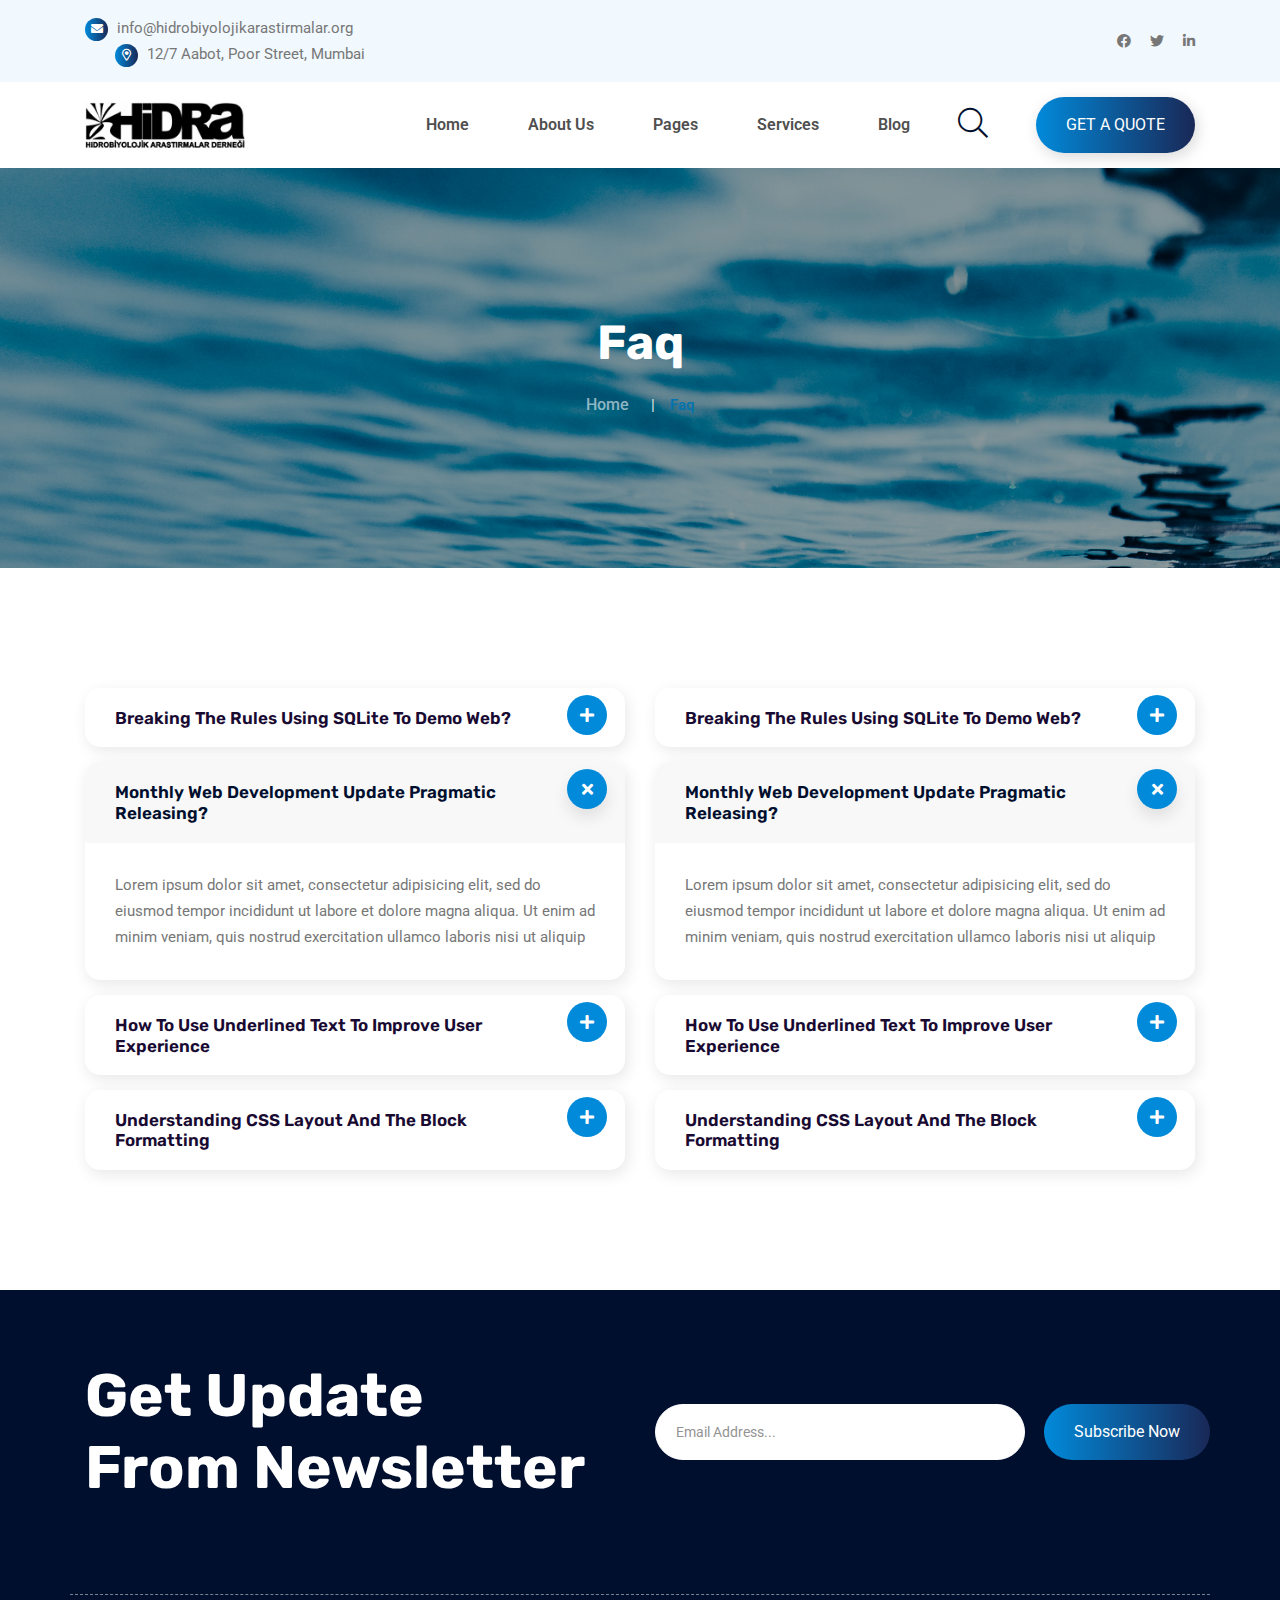
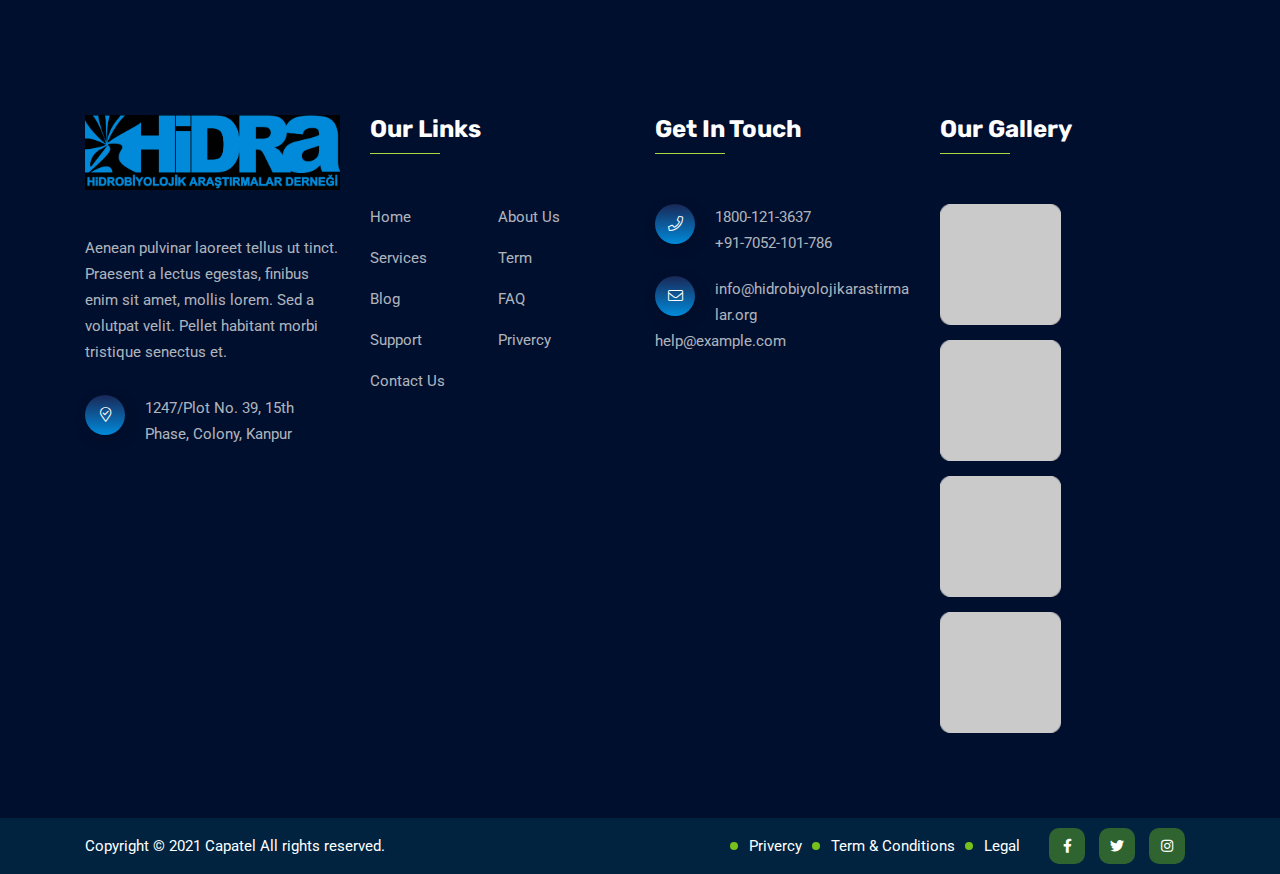
<file: faq.html>
<!doctype html>
<html class="no-js" lang="zxx">

<head>
    <meta charset="utf-8">
    <meta http-equiv="x-ua-compatible" content="ie=edge">
    <title>Capatel - Solar Energy HTML Template</title>
    <meta name="description" content="">
    <meta name="viewport" content="width=device-width, initial-scale=1">
    <link rel="shortcut icon" type="image/x-icon" href="img/favicon.ico">
    <!-- Place favicon.ico in the root directory -->

    <!-- CSS here -->
    <link rel="stylesheet" href="css/bootstrap.min.css">
    <link rel="stylesheet" href="css/animate.min.css">
    <link rel="stylesheet" href="css/magnific-popup.css">
    <link rel="stylesheet" href="fontawesome/css/all.min.css">
    <link rel="stylesheet" href="font-flaticon/flaticon.css">
    <link rel="stylesheet" href="css/dripicons.css">
    <link rel="stylesheet" href="css/slick.css">
    <link rel="stylesheet" href="css/meanmenu.css">
    <link rel="stylesheet" href="css/default.css">
    <link rel="stylesheet" href="css/style.css">
    <link rel="stylesheet" href="css/responsive.css">
</head>

<body>
    <!-- header -->
    <header class="header-area">
        <div class="header-top second-header d-none d-md-block">
            <div class="container">
                <div class="row align-items-center">
                    <div class="col-lg-6 col-md-8 d-none  d-md-block">
                        <div class="header-cta">
                            <ul>
                                <li>
                                    <i class="fas fa-envelope"></i>

                                    <span>info@hidrobiyolojikarastirmalar.org</span>
                                </li>
                                <li>
                                    <i class="far fa-map-marker-alt"></i>
                                    <span>12/7 Aabot, Poor Street, Mumbai</span>
                                </li>
                            </ul>
                        </div>
                    </div>
                    <div class="col-lg-6 col-md-6 d-none d-lg-block">
                        <div class="header-social text-right">
                            <span>
                                <a href="#" title="Facebook"><i class="fab fa-facebook"></i></a>
                                <a href="#" title="Twitter"><i class="fab fa-twitter"></i></a>
                                <a href="#" title="LinkedIn"><i class="fab fa-linkedin-in"></i></a>
                            </span>
                            <!--  /social media icon redux -->
                        </div>
                    </div>

                </div>
            </div>
        </div>
        <div id="header-sticky" class="menu-area">
            <div class="container">
                <div class="second-menu">
                    <div class="row align-items-center">
                        <div class="col-xl-2 col-lg-2">
                            <div class="logo">
                                <a href="index.html"><img src="img/logo/logo.png" alt="logo"></a>
                            </div>
                        </div>
                        <div class="col-xl-7 col-lg-7">

                            <div class="main-menu text-right text-xl-right">
                                <nav id="mobile-menu">
                                    <ul>
                                        <li class="has-sub">
                                            <a href="index.html">Home</a>
                                            <ul>
                                                <li><a href="index.html">Home Page 01</a></li>
                                                <li><a href="index-2.html">Home Page 02</a></li>

                                            </ul>
                                        </li>
                                        <li><a href="about.html">About Us</a></li>
                                        <li class="has-sub"><a href="#">Pages</a>
                                            <ul>
                                                <li><a href="projects.html">Project</a></li>
                                                <li><a href="projects-detail.html">Project Details</a></li>

                                                <li><a href="pricing.html">Pricing</a></li>
                                                <li><a href="team.html">Team</a></li>
                                                <li><a href="faq.html">Faq</a></li>
                                                <li><a href="shop.html">Shop</a></li>
                                                <li><a href="shop-details.html">Shop Details</a>
                                                </li>
                                            </ul>
                                        </li>
                                        <li class="has-sub">
                                            <a href="services.html">Services</a>
                                            <ul>
                                                <li><a href="services.html">Services</a></li>
                                                <li><a href="services-detail.html">Services Details</a></li>
                                            </ul>
                                        </li>

                                        <li class="has-sub">
                                            <a href="blog.html">Blog</a>
                                            <ul>
                                                <li><a href="blog.html">Blog</a></li>
                                                <li><a href="blog-details.html">Blog Details</a></li>
                                            </ul>
                                        </li>



                                    </ul>
                                </nav>
                            </div>
                        </div>
                        <div class="col-xl-1 col-lg-1 text-center d-none d-lg-block mt-15 mb-15">
                            <a href="contact.html" class="menu-tigger"><i class="fal fa-search"></i></a>
                        </div>
                        <div class="col-xl-2 col-lg-2 text-right d-none d-lg-block mt-15 mb-15">
                            <a href="contact.html" class="btn ss-btn">Get A Quote</a>
                        </div>


                        <div class="col-12">
                            <div class="mobile-menu"></div>
                        </div>
                    </div>
                </div>
            </div>
        </div>
    </header>
    <!-- header-end -->
    <!-- offcanvas-area -->
    <div class="offcanvas-menu">
        <span class="menu-close"><i class="fas fa-times"></i></span>
        <form role="search" method="get" id="searchform" class="searchform" action="http://wordpress.zcube.in/xconsulta/">
            <input type="text" name="s" id="search" value="" placeholder="Search" />
            <button><i class="fa fa-search"></i></button>
        </form>


        <div id="cssmenu3" class="menu-one-page-menu-container">
            <ul id="menu-one-page-menu-2" class="menu">
                <li class="menu-item menu-item-type-custom menu-item-object-custom"><a href="index.html">Home</a></li>
                <li class="menu-item menu-item-type-custom menu-item-object-custom"><a href="about.html">About Us</a></li>
                <li class="menu-item menu-item-type-custom menu-item-object-custom"><a href="services.html">Services</a></li>
                <li class="menu-item menu-item-type-custom menu-item-object-custom"><a href="pricing.html">Pricing </a></li>
                <li class="menu-item menu-item-type-custom menu-item-object-custom"><a href="team.html">Team </a></li>

                <li class="menu-item menu-item-type-custom menu-item-object-custom"><a href="projects.html">Gallery Study</a></li>
                <li class="menu-item menu-item-type-custom menu-item-object-custom"><a href="blog.html">Blog</a></li>
                <li class="menu-item menu-item-type-custom menu-item-object-custom"><a href="contact.html">Contact</a></li>
            </ul>
        </div>

        <div id="cssmenu2" class="menu-one-page-menu-container">
            <ul id="menu-one-page-menu-1" class="menu">
                <li class="menu-item menu-item-type-custom menu-item-object-custom"><a href="#home"><span>+8 12 3456897</span></a></li>
                <li class="menu-item menu-item-type-custom menu-item-object-custom"><a href="#howitwork"><span>info@hidrobiyolojikarastirmalar.org</span></a></li>
            </ul>
        </div>
    </div>
    <div class="offcanvas-overly"></div>
    <!-- offcanvas-end -->
    <!-- main-area -->
    <main>

        <!-- search-popup -->
        <div class="modal fade bs-example-modal-lg search-bg popup1" tabindex="-1" role="dialog">
            <div class="modal-dialog modal-lg" role="document">
                <div class="modal-content search-popup">
                    <div class="text-center">
                        <a href="#" class="close2" data-dismiss="modal" aria-label="Close">× close</a>
                    </div>
                    <div class="row search-outer">
                        <div class="col-md-11"><input type="text" placeholder="Search for products..." /></div>
                        <div class="col-md-1 text-right"><a href="#"><i class="fa fa-search" aria-hidden="true"></i></a></div>
                    </div>
                </div>
            </div>
        </div>
        <!-- /search-popup -->
        <!-- breadcrumb-area -->
        <section class="breadcrumb-area d-flex align-items-center" style="background-image:url(img/testimonial/test-bg.png)">
            <div class="container">
                <div class="row align-items-center">
                    <div class="col-xl-12 col-lg-12">
                        <div class="breadcrumb-wrap text-left">
                            <div class="breadcrumb-title">
                                <h2>Faq</h2>
                                <div class="breadcrumb-wrap">

                                    <nav aria-label="breadcrumb">
                                        <ol class="breadcrumb">
                                            <li class="breadcrumb-item"><a href="index.html">Home</a></li>
                                            <li class="breadcrumb-item active" aria-current="page">Faq</li>
                                        </ol>
                                    </nav>
                                </div>
                            </div>
                        </div>
                    </div>

                </div>
            </div>
        </section>
        <!-- breadcrumb-area-end -->
        <!-- team-area -->
        <section id="faq" class="faq-area pt-120 pb-120">
            <div class="container">
                <div class="row">
                    <div class="col-lg-6 col-md-6">
                        <div class="faq-wrap">
                            <div class="accordion" id="accordionExample">
                                <div class="card">
                                    <div class="card-header" id="headingOne">
                                        <h2 class="mb-0">
                                            <button class="faq-btn collapsed" type="button" data-toggle="collapse" data-target="#collapseOne" aria-expanded="false" aria-controls="collapseOne">
                                                Breaking The Rules Using SQLite To Demo Web?
                                            </button>
                                        </h2>
                                    </div>
                                    <div id="collapseOne" class="collapse" aria-labelledby="headingOne" data-parent="#accordionExample" style="">
                                        <div class="card-body">
                                            Lorem ipsum dolor sit amet, consectetur adipisicing elit, sed do eiusmod tempor incididunt ut labore et dolore magna
                                            aliqua. Ut enim ad minim veniam, quis nostrud exercitation ullamco laboris nisi ut aliquip
                                        </div>
                                    </div>
                                </div>
                                <div class="card">
                                    <div class="card-header" id="headingTwo">
                                        <h2 class="mb-0">
                                            <button class="faq-btn" type="button" data-toggle="collapse" data-target="#collapseTwo" aria-expanded="true" aria-controls="collapseTwo">
                                                Monthly Web Development Update Pragmatic Releasing?
                                            </button>
                                        </h2>
                                    </div>
                                    <div id="collapseTwo" class="collapse show" aria-labelledby="headingTwo" data-parent="#accordionExample" style="">
                                        <div class="card-body">
                                            Lorem ipsum dolor sit amet, consectetur adipisicing elit, sed do eiusmod tempor incididunt ut labore et dolore magna
                                            aliqua. Ut enim ad minim veniam, quis nostrud exercitation ullamco laboris nisi ut aliquip
                                        </div>
                                    </div>
                                </div>
                                <div class="card">
                                    <div class="card-header" id="headingThree">
                                        <h2 class="mb-0">
                                            <button class="faq-btn collapsed" type="button" data-toggle="collapse" data-target="#collapseThree" aria-expanded="false" aria-controls="collapseThree">
                                                How To Use Underlined Text To Improve User Experience
                                            </button>
                                        </h2>
                                    </div>
                                    <div id="collapseThree" class="collapse" aria-labelledby="headingThree" data-parent="#accordionExample" style="">
                                        <div class="card-body">
                                            Lorem ipsum dolor sit amet, consectetur adipisicing elit, sed do eiusmod tempor incididunt ut labore et dolore magna
                                            aliqua. Ut enim ad minim veniam, quis nostrud exercitation ullamco laboris nisi ut aliquip
                                        </div>
                                    </div>
                                </div>
                                <div class="card">
                                    <div class="card-header" id="headingFour">
                                        <h2 class="mb-0">
                                            <button class="faq-btn collapsed" type="button" data-toggle="collapse" data-target="#collapseFour" aria-expanded="false" aria-controls="collapseFour">
                                                Understanding CSS Layout And The Block Formatting
                                            </button>
                                        </h2>
                                    </div>
                                    <div id="collapseFour" class="collapse" aria-labelledby="headingFour" data-parent="#accordionExample">
                                        <div class="card-body">
                                            Lorem ipsum dolor sit amet, consectetur adipisicing elit, sed do eiusmod tempor incididunt ut labore et dolore magna
                                            aliqua. Ut enim ad minim veniam, quis nostrud exercitation ullamco laboris nisi ut aliquip
                                        </div>
                                    </div>
                                </div>
                            </div>
                        </div>
                    </div>
                    <div class="col-lg-6 col-md-6">
                        <div class="faq-wrap">
                            <div class="accordion" id="accordionExample1">
                                <div class="card">
                                    <div class="card-header" id="headingfive">
                                        <h2 class="mb-0">
                                            <button class="faq-btn collapsed" type="button" data-toggle="collapse" data-target="#collapsefive" aria-expanded="false" aria-controls="collapsefive">
                                                Breaking The Rules Using SQLite To Demo Web?
                                            </button>
                                        </h2>
                                    </div>
                                    <div id="collapsefive" class="collapse" aria-labelledby="headingfive" data-parent="#accordionExample1" style="">
                                        <div class="card-body">
                                            Lorem ipsum dolor sit amet, consectetur adipisicing elit, sed do eiusmod tempor incididunt ut labore et dolore magna
                                            aliqua. Ut enim ad minim veniam, quis nostrud exercitation ullamco laboris nisi ut aliquip
                                        </div>
                                    </div>
                                </div>
                                <div class="card">
                                    <div class="card-header" id="headingSix">
                                        <h2 class="mb-0">
                                            <button class="faq-btn" type="button" data-toggle="collapse" data-target="#collapseSix" aria-expanded="true" aria-controls="collapseSix">
                                                Monthly Web Development Update Pragmatic Releasing?
                                            </button>
                                        </h2>
                                    </div>
                                    <div id="collapseSix" class="collapse show" aria-labelledby="headingSix" data-parent="#accordionExample" style="">
                                        <div class="card-body">
                                            Lorem ipsum dolor sit amet, consectetur adipisicing elit, sed do eiusmod tempor incididunt ut labore et dolore magna
                                            aliqua. Ut enim ad minim veniam, quis nostrud exercitation ullamco laboris nisi ut aliquip
                                        </div>
                                    </div>
                                </div>
                                <div class="card">
                                    <div class="card-header" id="headingSeveen">
                                        <h2 class="mb-0">
                                            <button class="faq-btn collapsed" type="button" data-toggle="collapse" data-target="#collapseSeveen" aria-expanded="false" aria-controls="collapseSeveen">
                                                How To Use Underlined Text To Improve User Experience
                                            </button>
                                        </h2>
                                    </div>
                                    <div id="collapseSeveen" class="collapse" aria-labelledby="headingSeveen" data-parent="#accordionExample" style="">
                                        <div class="card-body">
                                            Lorem ipsum dolor sit amet, consectetur adipisicing elit, sed do eiusmod tempor incididunt ut labore et dolore magna
                                            aliqua. Ut enim ad minim veniam, quis nostrud exercitation ullamco laboris nisi ut aliquip
                                        </div>
                                    </div>
                                </div>
                                <div class="card">
                                    <div class="card-header" id="headingEighte">
                                        <h2 class="mb-0">
                                            <button class="faq-btn collapsed" type="button" data-toggle="collapse" data-target="#collapseEighte" aria-expanded="false" aria-controls="collapseEighte">
                                                Understanding CSS Layout And The Block Formatting
                                            </button>
                                        </h2>
                                    </div>
                                    <div id="collapseEighte" class="collapse" aria-labelledby="headingEighte" data-parent="#accordionExample">
                                        <div class="card-body">
                                            Lorem ipsum dolor sit amet, consectetur adipisicing elit, sed do eiusmod tempor incididunt ut labore et dolore magna
                                            aliqua. Ut enim ad minim veniam, quis nostrud exercitation ullamco laboris nisi ut aliquip
                                        </div>
                                    </div>
                                </div>
                            </div>
                        </div>
                    </div>


                </div>
            </div>
        </section>
        <!-- team-area-end -->


    </main>
    <!-- main-area-end -->
    <!-- footer -->
    <footer class="footer-bg footer-p">
        <div class="footer-top-heiding pt-70 pb-120">
            <div class="container">
                <div class="row align-items-center">
                    <div class="col-lg-6">
                        <div class="section-title">
                            <h2> Get Update<br> From Newsletter</h2>

                        </div>
                    </div>
                    <div class="col-xl-6 col-lg-6">
                        <div class="newslater-area">
                            <form name="ajax-form" id="contact-form4" action="#" method="post" class="contact-form newslater">
                                <div class="form-group">
                                    <input class="form-control" id="email2" name="email" type="email" placeholder="Email Address..." value="" required="">
                                    <button type="submit" class="btn btn-custom" id="send2">Subscribe Now</button>
                                </div>
                                <!-- /Form-email -->
                            </form>
                        </div>

                    </div>
                </div>
            </div>

        </div>
        <div class="footer-top pb-40">
            <div class="container">
                <div class="row justify-content-between">

                    <div class="col-xl-3 col-lg-3 col-sm-6">
                        <div class="footer-widget mb-30">
                            <div class="f-widget-title mb-45">
                                <img src="img/logo/f_logo.png" alt="img">
                            </div>
                            <div class="footer-link">
                                Aenean pulvinar laoreet tellus ut tinct. Praesent a lectus egestas, finibus enim sit amet, mollis lorem. Sed a volutpat velit. Pellet habitant morbi tristique senectus et.
                            </div>
                            <div class="f-contact mt-30">
                                <ul>

                                    <li>
                                        <i class="icon fal fa-map-marker-check"></i>
                                        <span>1247/Plot No. 39, 15th
                                            Phase, Colony, Kanpur</span>
                                    </li>

                                </ul>

                            </div>


                        </div>
                    </div>
                    <div class="col-xl-3 col-lg-3 col-sm-6">
                        <div class="footer-widget mb-30">
                            <div class="f-widget-title">
                                <h2>Our Links</h2>
                            </div>
                            <div class="footer-link">
                                <ul>
                                    <li><a href="index.html">Home</a></li>
                                    <li><a href="about.html"> About Us</a></li>
                                    <li><a href="services.html"> Services </a></li>
                                    <li><a href="#">Term</a></li>
                                    <li><a href="blog.html">Blog </a></li>
                                    <li><a href="faq.html">FAQ</a></li>
                                    <li><a href="#">Support</a></li>
                                    <li><a href="#">Privercy</a></li>
                                    <li><a href="contact.html"> Contact Us</a></li>

                                </ul>
                            </div>
                        </div>
                    </div>
                    <div class="col-xl-3 col-lg-3 col-sm-6">

                        <div class="footer-widget mb-30">
                            <div class="f-widget-title">
                                <h2>Get In Touch</h2>
                            </div>
                            <div class="f-contact">
                                <ul>
                                    <li>
                                        <i class="icon fal fa-phone"></i>
                                        <span>1800-121-3637<br>+91-7052-101-786</span>
                                    </li>
                                    <li><i class="icon fal fa-envelope"></i>
                                        <span>
                                            <a href="mailto:info@hidrobiyolojikarastirmalar.org">info@hidrobiyolojikarastirmalar.org</a>
                                            <br>
                                            <a href="mailto:help@example.com">help@example.com</a>
                                        </span>
                                    </li>


                                </ul>

                            </div>
                        </div>
                    </div>
                    <div class="col-xl-3 col-lg-3 col-sm-6">
                        <div class="footer-widget mb-30">
                            <div class="f-widget-title">
                                <h2>Our Gallery</h2>
                            </div>
                            <div class="f-insta">
                                <ul>
                                    <li><a href="img/instagram/f-galler-01.png" class="popup-image"><img src="img/instagram/f-galler-01.png" alt="img"></a></li>
                                    <li><a href="img/instagram/f-galler-02.png" class="popup-image"><img src="img/instagram/f-galler-02.png" alt="img"></a></li>
                                    <li><a href="img/instagram/f-galler-03.png" class="popup-image"><img src="img/instagram/f-galler-03.png" alt="img"></a></li>
                                    <li><a href="img/instagram/f-galler-04.png" class="popup-image"><img src="img/instagram/f-galler-04.png" alt="img"></a></li>


                                </ul>
                            </div>
                        </div>
                    </div>


                </div>
            </div>
        </div>
        <div class="copyright-wrap">
            <div class="container">
                <div class="row align-items-center">
                    <div class="col-lg-6">
                        Copyright © 2021 Capatel All rights reserved.
                    </div>
                    <div class="col-lg-6 text-right text-xl-right">
                        <ul>
                            <li><a href="#">Privercy</a></li>
                            <li><a href="#">Term &amp; Conditions</a></li>
                            <li><a href="#">Legal</a></li>
                            <li> <span class="footer-social">
                                    <a href="#"><i class="fab fa-facebook-f"></i></a>
                                    <a href="#"><i class="fab fa-twitter"></i></a>
                                    <a href="#"><i class="fab fa-instagram"></i></a>
                                </span></li>
                        </ul>
                    </div>

                </div>
            </div>
        </div>
    </footer>
    <!-- footer-end -->


    <!-- JS here -->
    <script src="js/vendor/modernizr-3.5.0.min.js"></script>
    <script src="js/vendor/jquery-3.6.0.min.js"></script>
    <script src="js/popper.min.js"></script>
    <script src="js/bootstrap.min.js"></script>
    <script src="js/slick.min.js"></script>
    <script src="js/ajax-form.js"></script>
    <script src="js/paroller.js"></script>
    <script src="js/wow.min.js"></script>
    <script src="js/js_isotope.pkgd.min.js"></script>
    <script src="js/imagesloaded.min.js"></script>
    <script src="js/parallax.min.js"></script>
    <script src="js/jquery.waypoints.min.js"></script>
    <script src="js/jquery.counterup.min.js"></script>
    <script src="js/jquery.scrollUp.min.js"></script>
    <script src="js/jquery.meanmenu.min.js"></script>
    <script src="js/parallax-scroll.js"></script>
    <script src="js/jquery.magnific-popup.min.js"></script>
    <script src="js/element-in-view.js"></script>
    <script src="js/main.js"></script>
</body>

</html>
</file>
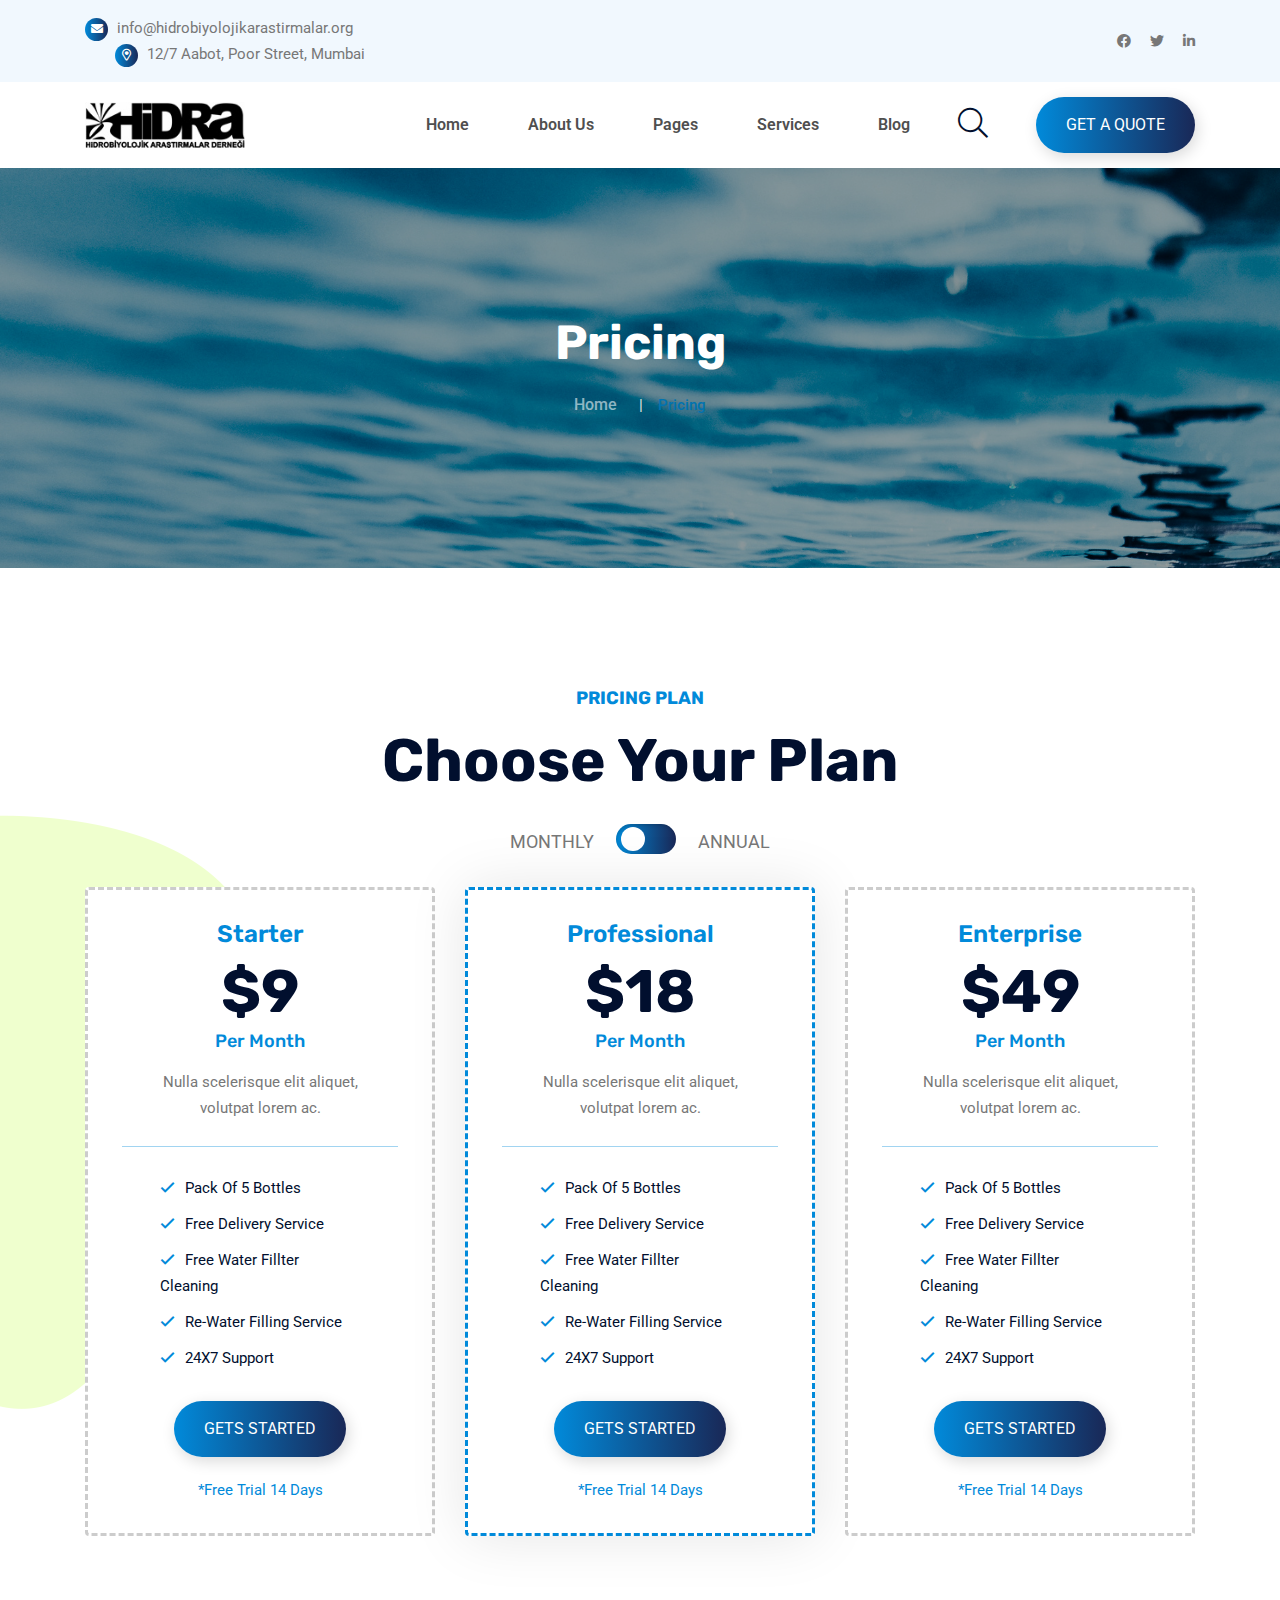
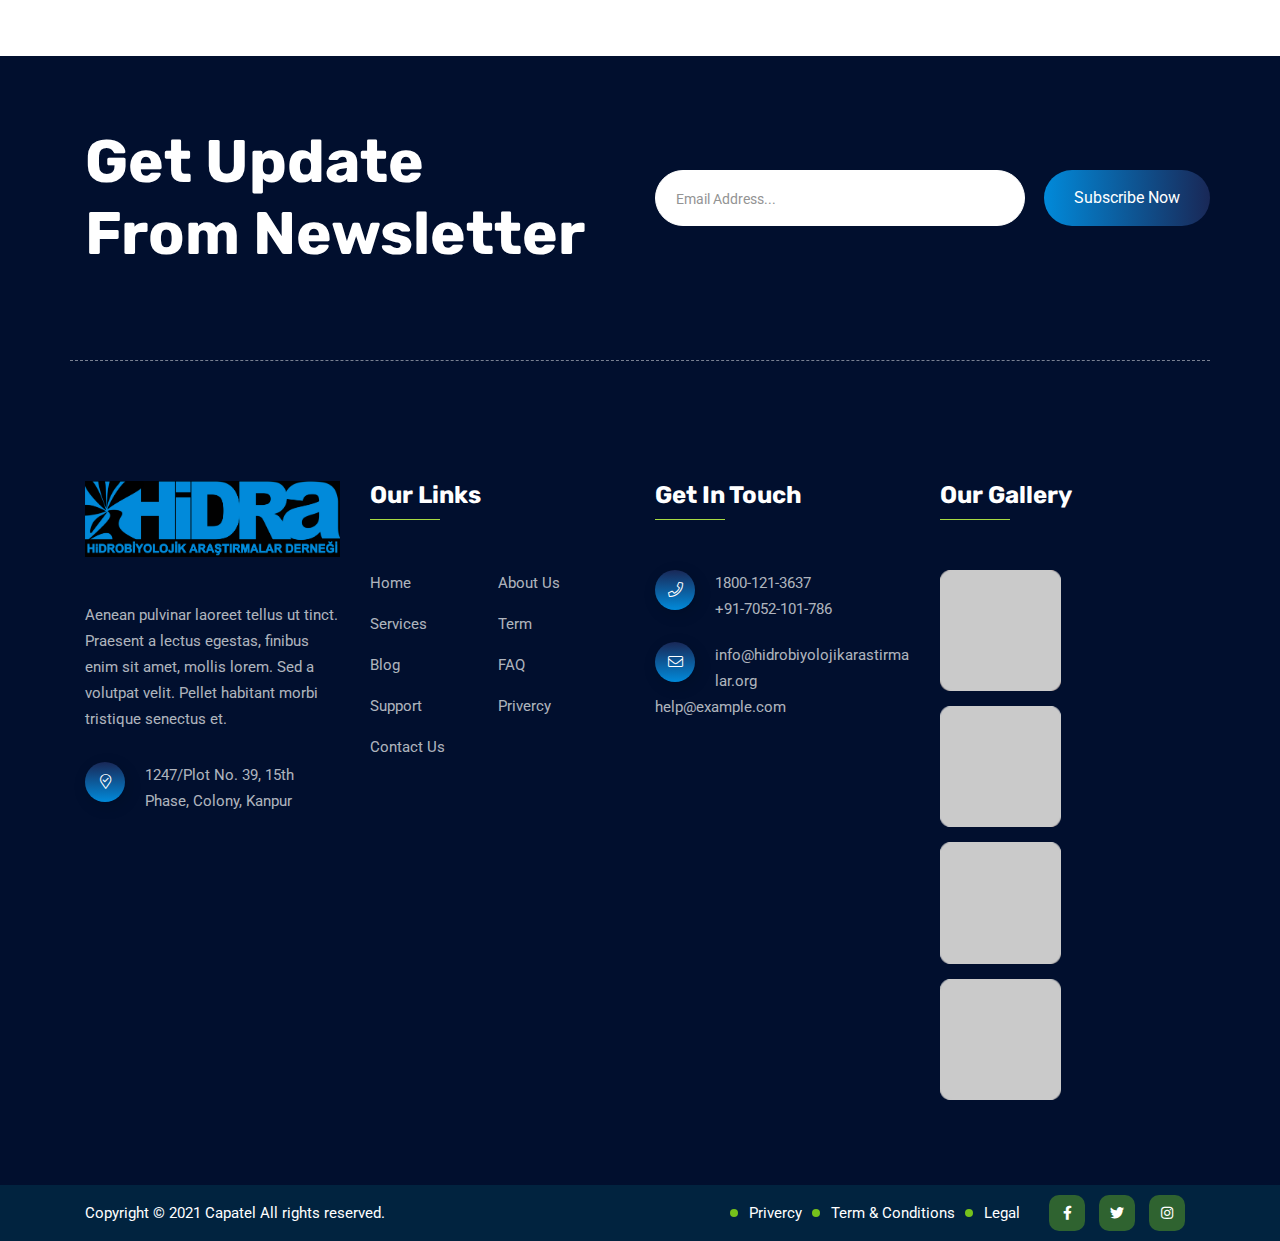
<file: pricing.html>
<!doctype html>
<html class="no-js" lang="zxx">

<head>
    <meta charset="utf-8">
    <meta http-equiv="x-ua-compatible" content="ie=edge">
    <title>Capatel - Solar Energy HTML Template</title>
    <meta name="description" content="">
    <meta name="viewport" content="width=device-width, initial-scale=1">
    <link rel="shortcut icon" type="image/x-icon" href="img/favicon.ico">
    <!-- Place favicon.ico in the root directory -->

    <!-- CSS here -->
    <link rel="stylesheet" href="css/bootstrap.min.css">
    <link rel="stylesheet" href="css/animate.min.css">
    <link rel="stylesheet" href="css/magnific-popup.css">
    <link rel="stylesheet" href="fontawesome/css/all.min.css">
    <link rel="stylesheet" href="font-flaticon/flaticon.css">
    <link rel="stylesheet" href="css/dripicons.css">
    <link rel="stylesheet" href="css/slick.css">
    <link rel="stylesheet" href="css/meanmenu.css">
    <link rel="stylesheet" href="css/default.css">
    <link rel="stylesheet" href="css/style.css">
    <link rel="stylesheet" href="css/responsive.css">
</head>

<body>
    <!-- header -->
    <header class="header-area">
        <div class="header-top second-header d-none d-md-block">
            <div class="container">
                <div class="row align-items-center">
                    <div class="col-lg-6 col-md-8 d-none  d-md-block">
                        <div class="header-cta">
                            <ul>
                                <li>
                                    <i class="fas fa-envelope"></i>

                                    <span>info@hidrobiyolojikarastirmalar.org</span>
                                </li>
                                <li>
                                    <i class="far fa-map-marker-alt"></i>
                                    <span>12/7 Aabot, Poor Street, Mumbai</span>
                                </li>
                            </ul>
                        </div>
                    </div>
                    <div class="col-lg-6 col-md-6 d-none d-lg-block">
                        <div class="header-social text-right">
                            <span>
                                <a href="#" title="Facebook"><i class="fab fa-facebook"></i></a>
                                <a href="#" title="Twitter"><i class="fab fa-twitter"></i></a>
                                <a href="#" title="LinkedIn"><i class="fab fa-linkedin-in"></i></a>
                            </span>
                            <!--  /social media icon redux -->
                        </div>
                    </div>

                </div>
            </div>
        </div>
        <div id="header-sticky" class="menu-area">
            <div class="container">
                <div class="second-menu">
                    <div class="row align-items-center">
                        <div class="col-xl-2 col-lg-2">
                            <div class="logo">
                                <a href="index.html"><img src="img/logo/logo.png" alt="logo"></a>
                            </div>
                        </div>
                        <div class="col-xl-7 col-lg-7">

                            <div class="main-menu text-right text-xl-right">
                                <nav id="mobile-menu">
                                    <ul>
                                        <li class="has-sub">
                                            <a href="index.html">Home</a>
                                            <ul>
                                                <li><a href="index.html">Home Page 01</a></li>
                                                <li><a href="index-2.html">Home Page 02</a></li>

                                            </ul>
                                        </li>
                                        <li><a href="about.html">About Us</a></li>
                                        <li class="has-sub"><a href="#">Pages</a>
                                            <ul>
                                                <li><a href="projects.html">Project</a></li>
                                                <li><a href="projects-detail.html">Project Details</a></li>

                                                <li><a href="pricing.html">Pricing</a></li>
                                                <li><a href="team.html">Team</a></li>
                                                <li><a href="faq.html">Faq</a></li>
                                                <li><a href="shop.html">Shop</a></li>
                                                <li><a href="shop-details.html">Shop Details</a>
                                                </li>
                                            </ul>
                                        </li>
                                        <li class="has-sub">
                                            <a href="services.html">Services</a>
                                            <ul>
                                                <li><a href="services.html">Services</a></li>
                                                <li><a href="services-detail.html">Services Details</a></li>
                                            </ul>
                                        </li>

                                        <li class="has-sub">
                                            <a href="blog.html">Blog</a>
                                            <ul>
                                                <li><a href="blog.html">Blog</a></li>
                                                <li><a href="blog-details.html">Blog Details</a></li>
                                            </ul>
                                        </li>



                                    </ul>
                                </nav>
                            </div>
                        </div>
                        <div class="col-xl-1 col-lg-1 text-center d-none d-lg-block mt-15 mb-15">
                            <a href="contact.html" class="menu-tigger"><i class="fal fa-search"></i></a>
                        </div>
                        <div class="col-xl-2 col-lg-2 text-right d-none d-lg-block mt-15 mb-15">
                            <a href="contact.html" class="btn ss-btn">Get A Quote</a>
                        </div>


                        <div class="col-12">
                            <div class="mobile-menu"></div>
                        </div>
                    </div>
                </div>
            </div>
        </div>
    </header>
    <!-- header-end -->
    <!-- offcanvas-area -->
    <div class="offcanvas-menu">
        <span class="menu-close"><i class="fas fa-times"></i></span>
        <form role="search" method="get" id="searchform" class="searchform" action="http://wordpress.zcube.in/xconsulta/">
            <input type="text" name="s" id="search" value="" placeholder="Search" />
            <button><i class="fa fa-search"></i></button>
        </form>


        <div id="cssmenu3" class="menu-one-page-menu-container">
            <ul id="menu-one-page-menu-2" class="menu">
                <li class="menu-item menu-item-type-custom menu-item-object-custom"><a href="index.html">Home</a></li>
                <li class="menu-item menu-item-type-custom menu-item-object-custom"><a href="about.html">About Us</a></li>
                <li class="menu-item menu-item-type-custom menu-item-object-custom"><a href="services.html">Services</a></li>
                <li class="menu-item menu-item-type-custom menu-item-object-custom"><a href="pricing.html">Pricing </a></li>
                <li class="menu-item menu-item-type-custom menu-item-object-custom"><a href="team.html">Team </a></li>

                <li class="menu-item menu-item-type-custom menu-item-object-custom"><a href="projects.html">Gallery Study</a></li>
                <li class="menu-item menu-item-type-custom menu-item-object-custom"><a href="blog.html">Blog</a></li>
                <li class="menu-item menu-item-type-custom menu-item-object-custom"><a href="contact.html">Contact</a></li>
            </ul>
        </div>

        <div id="cssmenu2" class="menu-one-page-menu-container">
            <ul id="menu-one-page-menu-1" class="menu">
                <li class="menu-item menu-item-type-custom menu-item-object-custom"><a href="#home"><span>+8 12 3456897</span></a></li>
                <li class="menu-item menu-item-type-custom menu-item-object-custom"><a href="#howitwork"><span>info@hidrobiyolojikarastirmalar.org</span></a></li>
            </ul>
        </div>
    </div>
    <div class="offcanvas-overly"></div>
    <!-- offcanvas-end -->
    <!-- main-area -->
    <main>

        <!-- search-popup -->
        <div class="modal fade bs-example-modal-lg search-bg popup1" tabindex="-1" role="dialog">
            <div class="modal-dialog modal-lg" role="document">
                <div class="modal-content search-popup">
                    <div class="text-center">
                        <a href="#" class="close2" data-dismiss="modal" aria-label="Close">× close</a>
                    </div>
                    <div class="row search-outer">
                        <div class="col-md-11"><input type="text" placeholder="Search for products..." /></div>
                        <div class="col-md-1 text-right"><a href="#"><i class="fa fa-search" aria-hidden="true"></i></a></div>
                    </div>
                </div>
            </div>
        </div>
        <!-- /search-popup -->
        <!-- breadcrumb-area -->
        <section class="breadcrumb-area d-flex align-items-center" style="background-image:url(img/testimonial/test-bg.png)">
            <div class="container">
                <div class="row align-items-center">
                    <div class="col-xl-12 col-lg-12">
                        <div class="breadcrumb-wrap text-left">
                            <div class="breadcrumb-title">
                                <h2>Pricing</h2>
                                <div class="breadcrumb-wrap">

                                    <nav aria-label="breadcrumb">
                                        <ol class="breadcrumb">
                                            <li class="breadcrumb-item"><a href="index.html">Home</a></li>
                                            <li class="breadcrumb-item active" aria-current="page">Pricing</li>
                                        </ol>
                                    </nav>
                                </div>
                            </div>
                        </div>
                    </div>

                </div>
            </div>
        </section>
        <!-- breadcrumb-area-end -->

        <!-- pricing-area -->
        <section id="pricing" class="pricing-area pt-120 pb-60" style="background: url(img/bg/aliment-left.png) no-repeat; background-position: left center;">
            <div class="container">
                <div class="row">
                    <div class="col-lg-12 p-relative">
                        <div class="section-title center-align mb-30 text-center">
                            <h5>PRICING PLAN</h5>
                            <h2>
                                Choose Your Plan
                            </h2>

                        </div>
                        <nav class="pricing-tab mb-30">
                            <span class="monthly_tab_title">Monthly</span>
                            <span class="pricing-tab-switcher"></span>
                            <span class="annual_tab_title">Annual</span>
                        </nav>

                    </div>
                </div>
                <div class="row">
                    <div class="col-lg-4 col-md-4">
                        <div class="pricing-box pricing-box2 mb-60">
                            <div class="pricing-head text-center">
                                <h3>Starter</h3>
                                <div class="price-count pricing-amount">
                                    <div class="monthly_price">
                                        <h2>$9</h2>
                                        <span class="subscription"> Per Month </span>
                                    </div>
                                    <div class="annual_price">
                                        <h2>$99</h2>
                                        <span class="subscription"> Per Annual </span>
                                    </div>
                                </div>
                                <p>Nulla scelerisque elit aliquet, <br>volutpat lorem ac.</p>
                                <hr>
                            </div>

                            <div class="pricing-body mt-20 mb-30">
                                <ul>
                                    <li>Pack Of 5 Bottles</li>
                                    <li>Free Delivery Service</li>
                                    <li>Free Water Fillter Cleaning</li>
                                    <li>Re-Water Filling Service</li>
                                    <li>24X7 Support</li>
                                </ul>
                            </div>

                            <div class="pricing-btn text-center">
                                <a href="shop-details.html" class="btn ss-btn">Gets Started</a>
                                <p>*Free Trial 14 Days</p>
                            </div>
                        </div>
                    </div>
                    <div class="col-lg-4 col-md-4">
                        <div class="pricing-box pricing-box2 active mb-60">
                            <div class="pricing-head text-center">
                                <h3>Professional</h3>
                                <div class="price-count pricing-amount">

                                    <div class="monthly_price">
                                        <h2>$18</h2>
                                        <span class="subscription"> Per Month </span>
                                    </div>
                                    <div class="annual_price">
                                        <h2>$120</h2>
                                        <span class="subscription"> Per Annual </span>
                                    </div>
                                </div>
                                <p>Nulla scelerisque elit aliquet, <br>volutpat lorem ac.</p>
                                <hr>
                            </div>

                            <div class="pricing-body mt-20 mb-30">
                                <ul>
                                    <li>Pack Of 5 Bottles</li>
                                    <li>Free Delivery Service</li>
                                    <li>Free Water Fillter Cleaning</li>
                                    <li>Re-Water Filling Service</li>
                                    <li>24X7 Support</li>
                                </ul>
                            </div>

                            <div class="pricing-btn text-center">
                                <a href="shop-details.html" class="btn ss-btn">Gets Started</a>
                                <p>*Free Trial 14 Days</p>
                            </div>
                        </div>

                    </div>
                    <div class="col-lg-4 col-md-4">
                        <div class="pricing-box pricing-box2 mb-60">
                            <div class="pricing-head text-center">
                                <h3>Enterprise</h3>
                                <div class="price-count pricing-amount">
                                    <div class="monthly_price">
                                        <h2>$49</h2>
                                        <span class="subscription"> Per Month </span>
                                    </div>
                                    <div class="annual_price">
                                        <h2>$399</h2>
                                        <span class="subscription"> Per Annual </span>
                                    </div>
                                </div>
                                <p>Nulla scelerisque elit aliquet, <br>volutpat lorem ac.</p>
                                <hr>
                            </div>

                            <div class="pricing-body mt-20 mb-30 ">
                                <ul>
                                    <li>Pack Of 5 Bottles</li>
                                    <li>Free Delivery Service</li>
                                    <li>Free Water Fillter Cleaning</li>
                                    <li>Re-Water Filling Service</li>
                                    <li>24X7 Support</li>
                                </ul>
                            </div>

                            <div class="pricing-btn text-center">
                                <a href="shop-details.html" class="btn ss-btn">Gets Started</a>
                                <p>*Free Trial 14 Days</p>
                            </div>
                        </div>


                    </div>
                </div>
            </div>
        </section>
        <!-- pricing-area-end -->

    </main>
    <!-- main-area-end -->
    <!-- footer -->
    <footer class="footer-bg footer-p">
        <div class="footer-top-heiding pt-70 pb-120">
            <div class="container">
                <div class="row align-items-center">
                    <div class="col-lg-6">
                        <div class="section-title">
                            <h2> Get Update<br> From Newsletter</h2>

                        </div>
                    </div>
                    <div class="col-xl-6 col-lg-6">
                        <div class="newslater-area">
                            <form name="ajax-form" id="contact-form4" action="#" method="post" class="contact-form newslater">
                                <div class="form-group">
                                    <input class="form-control" id="email2" name="email" type="email" placeholder="Email Address..." value="" required="">
                                    <button type="submit" class="btn btn-custom" id="send2">Subscribe Now</button>
                                </div>
                                <!-- /Form-email -->
                            </form>
                        </div>

                    </div>
                </div>
            </div>

        </div>
        <div class="footer-top pb-40">
            <div class="container">
                <div class="row justify-content-between">

                    <div class="col-xl-3 col-lg-3 col-sm-6">
                        <div class="footer-widget mb-30">
                            <div class="f-widget-title mb-45">
                                <img src="img/logo/f_logo.png" alt="img">
                            </div>
                            <div class="footer-link">
                                Aenean pulvinar laoreet tellus ut tinct. Praesent a lectus egestas, finibus enim sit amet, mollis lorem. Sed a volutpat velit. Pellet habitant morbi tristique senectus et.
                            </div>
                            <div class="f-contact mt-30">
                                <ul>

                                    <li>
                                        <i class="icon fal fa-map-marker-check"></i>
                                        <span>1247/Plot No. 39, 15th
                                            Phase, Colony, Kanpur</span>
                                    </li>

                                </ul>

                            </div>


                        </div>
                    </div>
                    <div class="col-xl-3 col-lg-3 col-sm-6">
                        <div class="footer-widget mb-30">
                            <div class="f-widget-title">
                                <h2>Our Links</h2>
                            </div>
                            <div class="footer-link">
                                <ul>
                                    <li><a href="index.html">Home</a></li>
                                    <li><a href="about.html"> About Us</a></li>
                                    <li><a href="services.html"> Services </a></li>
                                    <li><a href="#">Term</a></li>
                                    <li><a href="blog.html">Blog </a></li>
                                    <li><a href="faq.html">FAQ</a></li>
                                    <li><a href="#">Support</a></li>
                                    <li><a href="#">Privercy</a></li>
                                    <li><a href="contact.html"> Contact Us</a></li>

                                </ul>
                            </div>
                        </div>
                    </div>
                    <div class="col-xl-3 col-lg-3 col-sm-6">

                        <div class="footer-widget mb-30">
                            <div class="f-widget-title">
                                <h2>Get In Touch</h2>
                            </div>
                            <div class="f-contact">
                                <ul>
                                    <li>
                                        <i class="icon fal fa-phone"></i>
                                        <span>1800-121-3637<br>+91-7052-101-786</span>
                                    </li>
                                    <li><i class="icon fal fa-envelope"></i>
                                        <span>
                                            <a href="mailto:info@hidrobiyolojikarastirmalar.org">info@hidrobiyolojikarastirmalar.org</a>
                                            <br>
                                            <a href="mailto:help@example.com">help@example.com</a>
                                        </span>
                                    </li>


                                </ul>

                            </div>
                        </div>
                    </div>
                    <div class="col-xl-3 col-lg-3 col-sm-6">
                        <div class="footer-widget mb-30">
                            <div class="f-widget-title">
                                <h2>Our Gallery</h2>
                            </div>
                            <div class="f-insta">
                                <ul>
                                    <li><a href="img/instagram/f-galler-01.png" class="popup-image"><img src="img/instagram/f-galler-01.png" alt="img"></a></li>
                                    <li><a href="img/instagram/f-galler-02.png" class="popup-image"><img src="img/instagram/f-galler-02.png" alt="img"></a></li>
                                    <li><a href="img/instagram/f-galler-03.png" class="popup-image"><img src="img/instagram/f-galler-03.png" alt="img"></a></li>
                                    <li><a href="img/instagram/f-galler-04.png" class="popup-image"><img src="img/instagram/f-galler-04.png" alt="img"></a></li>


                                </ul>
                            </div>
                        </div>
                    </div>


                </div>
            </div>
        </div>
        <div class="copyright-wrap">
            <div class="container">
                <div class="row align-items-center">
                    <div class="col-lg-6">
                        Copyright © 2021 Capatel All rights reserved.
                    </div>
                    <div class="col-lg-6 text-right text-xl-right">
                        <ul>
                            <li><a href="#">Privercy</a></li>
                            <li><a href="#">Term &amp; Conditions</a></li>
                            <li><a href="#">Legal</a></li>
                            <li> <span class="footer-social">
                                    <a href="#"><i class="fab fa-facebook-f"></i></a>
                                    <a href="#"><i class="fab fa-twitter"></i></a>
                                    <a href="#"><i class="fab fa-instagram"></i></a>
                                </span></li>
                        </ul>
                    </div>

                </div>
            </div>
        </div>
    </footer>
    <!-- footer-end -->


    <!-- JS here -->
    <script src="js/vendor/modernizr-3.5.0.min.js"></script>
    <script src="js/vendor/jquery-3.6.0.min.js"></script>
    <script src="js/popper.min.js"></script>
    <script src="js/bootstrap.min.js"></script>
    <script src="js/slick.min.js"></script>
    <script src="js/ajax-form.js"></script>
    <script src="js/paroller.js"></script>
    <script src="js/wow.min.js"></script>
    <script src="js/js_isotope.pkgd.min.js"></script>
    <script src="js/imagesloaded.min.js"></script>
    <script src="js/parallax.min.js"></script>
    <script src="js/jquery.waypoints.min.js"></script>
    <script src="js/jquery.counterup.min.js"></script>
    <script src="js/jquery.scrollUp.min.js"></script>
    <script src="js/jquery.meanmenu.min.js"></script>
    <script src="js/parallax-scroll.js"></script>
    <script src="js/jquery.magnific-popup.min.js"></script>
    <script src="js/element-in-view.js"></script>
    <script src="js/main.js"></script>
</body>

</html>
</file>
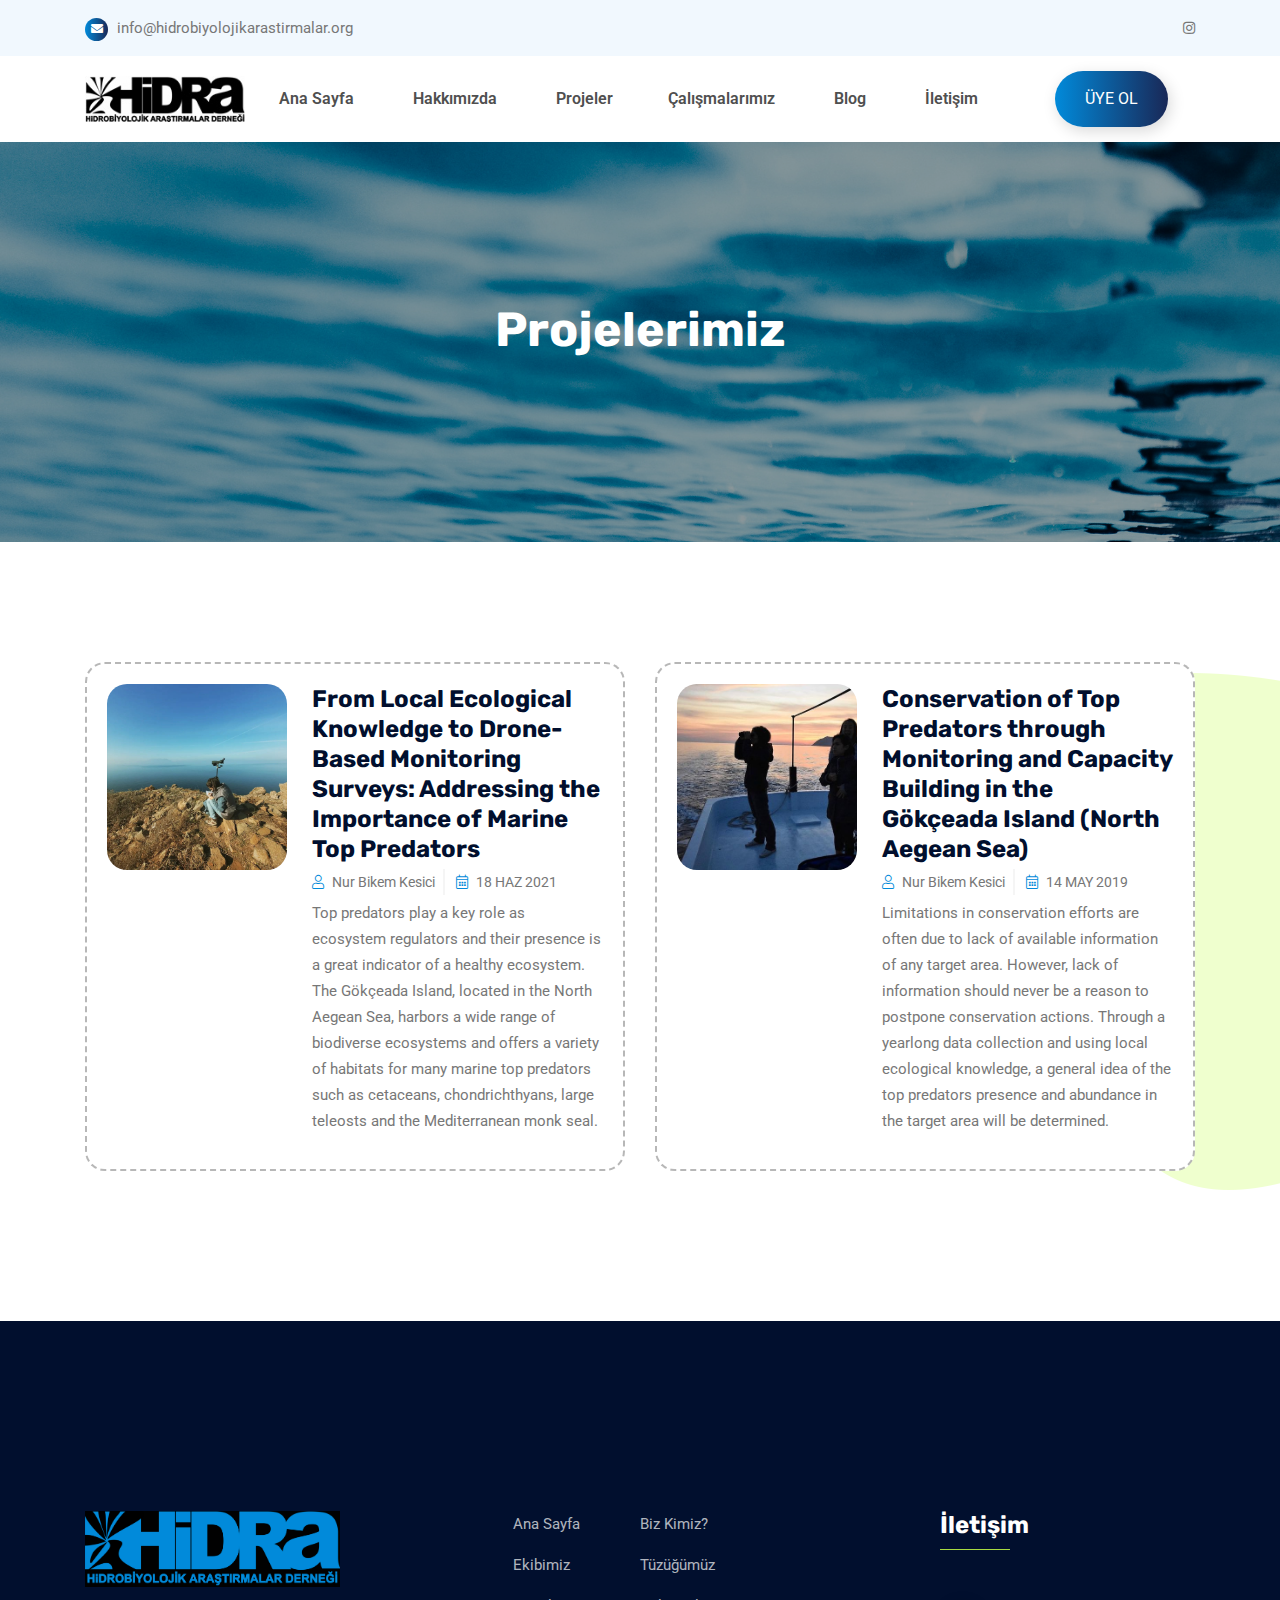
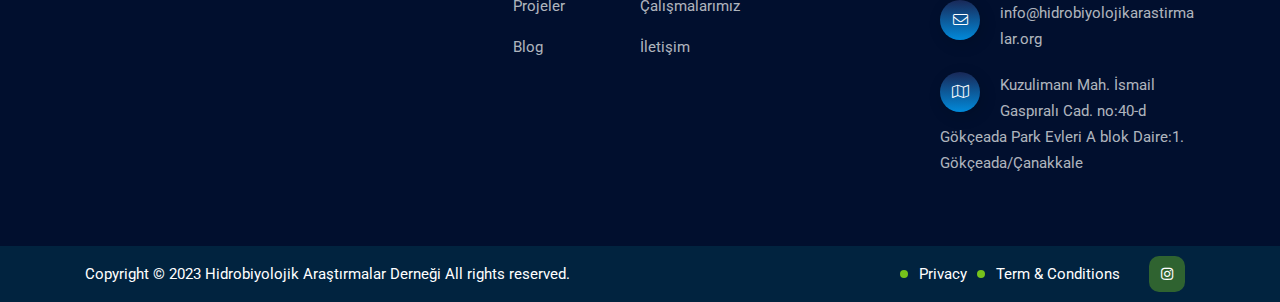
<file: projects.html>
<!doctype html>
<html class="no-js" lang="zxx">

<head>
    <meta charset="utf-8">
    <meta http-equiv="x-ua-compatible" content="ie=edge">
    <title>Projelerimiz | Hidrobiyolojik Araştırmalar Derneği</title>
    <meta name="description" content="Hidrobiyolojik Araştırmalar Derneği (HİDRA), çalışma alanları olan denizler ve içsularda, hidrobiyolojik araştırmalar yapmak; elde edilen sonuçları bilimsel ve popüler yayınlar ile kamuoyuna ve bilim dünyasına sunmak; su kaynaklarının akılcı kullanılması ve korunması için eğitim, araştırma ve proje gerçekleştirmek, bu tarz etkinliklerde bulunan diğer sivil toplum örgütlerine destek vermek misyonuyla 11 kurucu üye ile 2009 yılında kurulmuştur.">
    <meta name="viewport" content="width=device-width, initial-scale=1">
    <link rel="shortcut icon" type="image/x-icon" href="img/favicon.ico">
    <!-- Place favicon.ico in the root directory -->

    <!-- CSS here -->
    <link rel="stylesheet" href="css/bootstrap.min.css">
    <link rel="stylesheet" href="css/animate.min.css">
    <link rel="stylesheet" href="css/magnific-popup.css">
    <link rel="stylesheet" href="fontawesome/css/all.min.css">
    <link rel="stylesheet" href="font-flaticon/flaticon.css">
    <link rel="stylesheet" href="css/dripicons.css">
    <link rel="stylesheet" href="css/slick.css">
    <link rel="stylesheet" href="css/meanmenu.css">
    <link rel="stylesheet" href="css/default.css">
    <link rel="stylesheet" href="css/style.css">
    <link rel="stylesheet" href="css/responsive.css">
</head>

<body>
    <!-- header -->
    <header class="header-area">
        <div class="header-top second-header d-none d-md-block">
            <div class="container">
                <div class="row align-items-center">
                    <div class="col-lg-6 col-md-8 d-none  d-md-block">
                        <div class="header-cta">
                            <ul>
                                <li>
                                    <i class="fas fa-envelope"></i>

                                    <span>info@hidrobiyolojikarastirmalar.org</span>
                                </li>
                            </ul>
                        </div>
                    </div>
                    <div class="col-lg-6 col-md-6 d-none d-lg-block">
                        <div class="header-social text-right">
                            <span>
                                <a href="https://www.instagram.com/mapconservation/" title="instagram"><i class="fab fa-instagram"></i></a>
                                <!--  <a href="#" title="Twitter"><i class="fab fa-twitter"></i></a>
                           <a href="#" title="LinkedIn"><i class="fab fa-linkedin-in"></i></a>-->
                            </span>
                            <!--  /social media icon redux -->
                        </div>
                    </div>

                </div>
            </div>
        </div>
        <div id="header-sticky" class="menu-area">
            <div class="container">
                <div class="second-menu">
                    <div class="row align-items-center">
                        <div class="col-xl-2 col-lg-2">
                            <div class="logo">
                                <a href="index.html"><img src="img/logo/logo.png" alt="logo"></a>
                            </div>
                        </div>
                        <div class="col-xl-7 col-lg-7">

                            <div class="main-menu text-right text-xl-right">
                                <nav id="mobile-menu">
                                    <ul>
                                        <li><a href="index.html">Ana Sayfa</a></li>
                                        <li class="has-sub"><a href="#">Hakkımızda</a>
                                            <ul>
                                                <li><a href="about.html">Biz Kimiz?</a></li>
                                                <li><a href="team.html">Ekibimiz</a></li>
                                                <li><a href="pdf/2021HIDRATUZUK.pdf">Tüzüğümüz</a></li>

                                            </ul>
                                        </li>
                                        <li class="has-sub"><a href="projects.html">Projeler</a>
                                            <ul>
                                                <li><a href="top-predators.html">Conservation of Top Predators through Monitoring and Capacity Building in the Gökçeada Island (North Aegean Sea)</a></li>
                                                <li><a href="drone-based-monitoring.html">From Local Ecological Knowledge to Drone-Based Monitoring Surveys: Addressing the Importance of Marine Top Predators</a></li>

                                        </li>
                                    </ul>
                                    <li class="has-sub">
                                        <a href="calismalarimiz.html">Çalışmalarımız</a>
                                    </li>


                                    </li>
                                    <li><a href="blog.html">Blog</a></li>

                                    <li><a href="contact.html">İletişim</a></li>






                                    </ul>
                                </nav>
                            </div>
                        </div>

                        <div class="col-xl-2 col-lg-2 text-right d-none d-lg-block mt-15 mb-15">
                            <a href="contact.html" class="btn ss-btn">Üye Ol</a>
                        </div>


                        <div class="col-12">
                            <div class="mobile-menu"></div>
                        </div>
                    </div>
                </div>
            </div>
        </div>
    </header>
    <!-- header-end -->
    <!-- offcanvas-area -->
    <div class="offcanvas-menu">
        <span class="menu-close"><i class="fas fa-times"></i></span>


        <div id="cssmenu3" class="menu-one-page-menu-container">
            <ul id="menu-one-page-menu-2" class="menu">
                <li class="menu-item menu-item-type-custom menu-item-object-custom"><a href="index.html">Ana Sayfa</a></li>
                <li class="menu-item menu-item-type-custom menu-item-object-custom"><a href="about.html">Biz Kimiz?</a></li>
                <li class="menu-item menu-item-type-custom menu-item-object-custom"><a href="team.html">Ekibimiz</a></li>
                <li class="menu-item menu-item-type-custom menu-item-object-custom"><a href="pdf/2021HIDRATUZUK.pdf">Tüzüğümüz</a></li>
                <li class="menu-item menu-item-type-custom menu-item-object-custom"><a href="projects.html">Projeler</a></li>

                <li class="menu-item menu-item-type-custom menu-item-object-custom"><a href="calismalarimiz.html">Çalışmalarımız</a></li>
                <li class="menu-item menu-item-type-custom menu-item-object-custom"><a href="contact.html">İletişim</a></li>
            </ul>
        </div>

        <div id="cssmenu2" class="menu-one-page-menu-container">
            <ul id="menu-one-page-menu-1" class="menu">
                <li class="menu-item menu-item-type-custom menu-item-object-custom"><a href="#howitwork"><span>info@hidrobiyolojikarastirmalar.org</span></a></li>
            </ul>
        </div>
    </div>
    <div class="offcanvas-overly"></div>
    <!-- offcanvas-end -->
    <!-- main-area -->
    <main>

        <!-- breadcrumb-area -->
        <section class="breadcrumb-area d-flex align-items-center" style="background-image:url(img/testimonial/test-bg.png)">
            <div class="container">
                <div class="row align-items-center">
                    <div class="col-xl-12 col-lg-12">
                        <div class="breadcrumb-wrap text-left">
                            <div class="breadcrumb-title">
                                <h2>Projelerimiz</h2>

                            </div>
                        </div>
                    </div>

                </div>
            </div>
        </section>
        <!-- breadcrumb-area-end -->
        <!-- gallery-area -->
        <section id="blog" class="blog-area  p-relative pt-120 pb-120 fix" style="background: url(img/bg/aliment-right4.png) no-repeat; background-position: right center;">
            <div class="container">
                <div class="row">
                    <div class="col-lg-6 col-md-12">
                        <div class="single-post2 mb-30">
                            <div class="row">
                                <div class="col-lg-4 col-md-4">
                                    <div class="blog-thumb2">
                                        <a href="drone-based-monitoring.html"><img src="img/blog/inner_b1.jpg" alt="img"></a>

                                    </div>
                                </div>
                                <div class="col-lg-8 col-md-8">
                                    <div class="blog-content2">
                                        <h4><a href="drone-based-monitoring.html">From Local Ecological Knowledge to Drone-Based Monitoring Surveys: Addressing the Importance of Marine Top Predators</a></h4>
                                        <div class="b-meta">
                                            <div class="b-meta">
                                                <div class="meta-info">
                                                    <ul>
                                                        <li><i class="fal fa-user"></i> Nur Bikem Kesici</li>
                                                        <li><i class="fal fa-calendar-alt"></i> 18 HAZ 2021 </li>
                                                    </ul>
                                                </div>
                                            </div>
                                        </div>
                                        <p>Top predators play a key role as ecosystem regulators and their presence is a great indicator of a healthy ecosystem. The Gökçeada Island, located in the North Aegean Sea, harbors a wide range of biodiverse ecosystems and offers a variety of habitats for many marine top predators such as cetaceans, chondrichthyans, large teleosts and the Mediterranean monk seal. </p>
                                    </div>
                                </div>

                            </div>

                        </div>
                    </div>
                    <div class="col-lg-6 col-md-12">
                        <div class="single-post2 mb-30">
                            <div class="row">
                                <div class="col-lg-4 col-md-4">
                                    <div class="blog-thumb2">
                                        <a href="top-predators.html"><img src="img/blog/inner_b2.jpg" alt="img"></a>

                                    </div>
                                </div>
                                <div class="col-lg-8 col-md-8">
                                    <div class="blog-content2">
                                        <h4><a href="top-predators.html">Conservation of Top Predators through Monitoring and Capacity Building in the Gökçeada Island (North Aegean Sea)</a></h4>
                                        <div class="b-meta">
                                            <div class="meta-info">
                                                <ul>
                                                    <li><i class="fal fa-user"></i> Nur Bikem Kesici</li>
                                                    <li><i class="fal fa-calendar-alt"></i> 14 MAY 2019 </li>
                                                </ul>
                                            </div>
                                        </div>
                                        <p>Limitations in conservation efforts are often due to lack of available information of any target area. However, lack of information should never be a reason to postpone conservation actions. Through a yearlong data collection and using local ecological knowledge, a general idea of the top predators presence and abundance in the target area will be determined.</p>
                                    </div>
                                </div>

                            </div>

                        </div>
                    </div>

                </div>
        </section>
        <!-- gallery-area-end -->

    </main>
    <!-- main-area-end -->
    <!-- footer -->
    <footer class="footer-bg footer-p">
        <div class="footer-top-heiding pt-70 pb-120">


        </div>
        <div class="footer-top pb-40">
            <div class="container">
                <div class="row justify-content-between">

                    <div class="col-xl-3 col-lg-3 col-sm-6">
                        <div class="footer-widget mb-30">
                            <div class="f-widget-title mb-45">
                                <img src="img/logo/f_logo.png" alt="img">
                            </div>



                        </div>
                    </div>
                    <div class="col-xl-3 col-lg-3 col-sm-6">
                        <div class="footer-widget mb-30">

                            <div class="footer-link">
                                <ul>
                                    <li><a href="index.html">Ana Sayfa</a></li>
                                    <li><a href="about.html"> Biz Kimiz?</a></li>
                                    <li><a href="team.html"> Ekibimiz</a></li>
                                    <li><a href="pdf/2021HIDRATUZUK.pdf">Tüzüğümüz</a></li>
                                    <li><a href="projects.html"> Projeler </a></li>
                                    <li><a href="calismalarimiz.html">Çalışmalarımız</a></li>
                                    <li><a href="blog.html">Blog</a></li>
                                    <li><a href="contact.html"> İletişim</a></li>

                                </ul>
                            </div>
                        </div>
                    </div>
                    <div class="col-xl-3 col-lg-3 col-sm-6">

                        <div class="footer-widget mb-30">
                            <div class="f-widget-title">
                                <h2>İletişim</h2>
                            </div>
                            <div class="f-contact">
                                <ul>
                                    <li>
                                        <i class="icon fal fa-envelope"></i>
                                        <a href="mailto:info@hidrobiyolojikarastirmalar.org">info@hidrobiyolojikarastirmalar.org</a>
                                    </li>
                                    <li>
                                        <i class="icon fal fa-map"></i>
                                        Kuzulimanı Mah. İsmail Gaspıralı Cad. no:40-d Gökçeada Park Evleri A blok Daire:1.
                                        Gökçeada/Çanakkale
                                    </li>



                                </ul>

                            </div>
                        </div>
                    </div>


                </div>
            </div>
        </div>
        <div class="copyright-wrap">
            <div class="container">
                <div class="row align-items-center">
                    <div class="col-lg-6">
                        Copyright © 2023 Hidrobiyolojik Araştırmalar Derneği All rights reserved.
                    </div>
                    <div class="col-lg-6 text-right text-xl-right">
                        <ul>
                            <li><a href="#">Privacy</a></li>
                            <li><a href="#">Term &amp; Conditions</a></li>
                            <li> <span class="footer-social">
                                    <a href="https://www.instagram.com/mapconservation/"><i class="fab fa-instagram"></i></a>
                                </span></li>
                        </ul>
                    </div>

                </div>
            </div>
        </div>
    </footer>
    <!-- footer-end -->


    <!-- JS here -->
    <script src="js/vendor/modernizr-3.5.0.min.js"></script>
    <script src="js/vendor/jquery-3.6.0.min.js"></script>
    <script src="js/popper.min.js"></script>
    <script src="js/bootstrap.min.js"></script>
    <script src="js/slick.min.js"></script>
    <script src="js/ajax-form.js"></script>
    <script src="js/paroller.js"></script>
    <script src="js/wow.min.js"></script>
    <script src="js/js_isotope.pkgd.min.js"></script>
    <script src="js/imagesloaded.min.js"></script>
    <script src="js/parallax.min.js"></script>
    <script src="js/jquery.waypoints.min.js"></script>
    <script src="js/jquery.counterup.min.js"></script>
    <script src="js/jquery.scrollUp.min.js"></script>
    <script src="js/jquery.meanmenu.min.js"></script>
    <script src="js/parallax-scroll.js"></script>
    <script src="js/jquery.magnific-popup.min.js"></script>
    <script src="js/element-in-view.js"></script>
    <script src="js/main.js"></script>
</body>

</html>
</file>
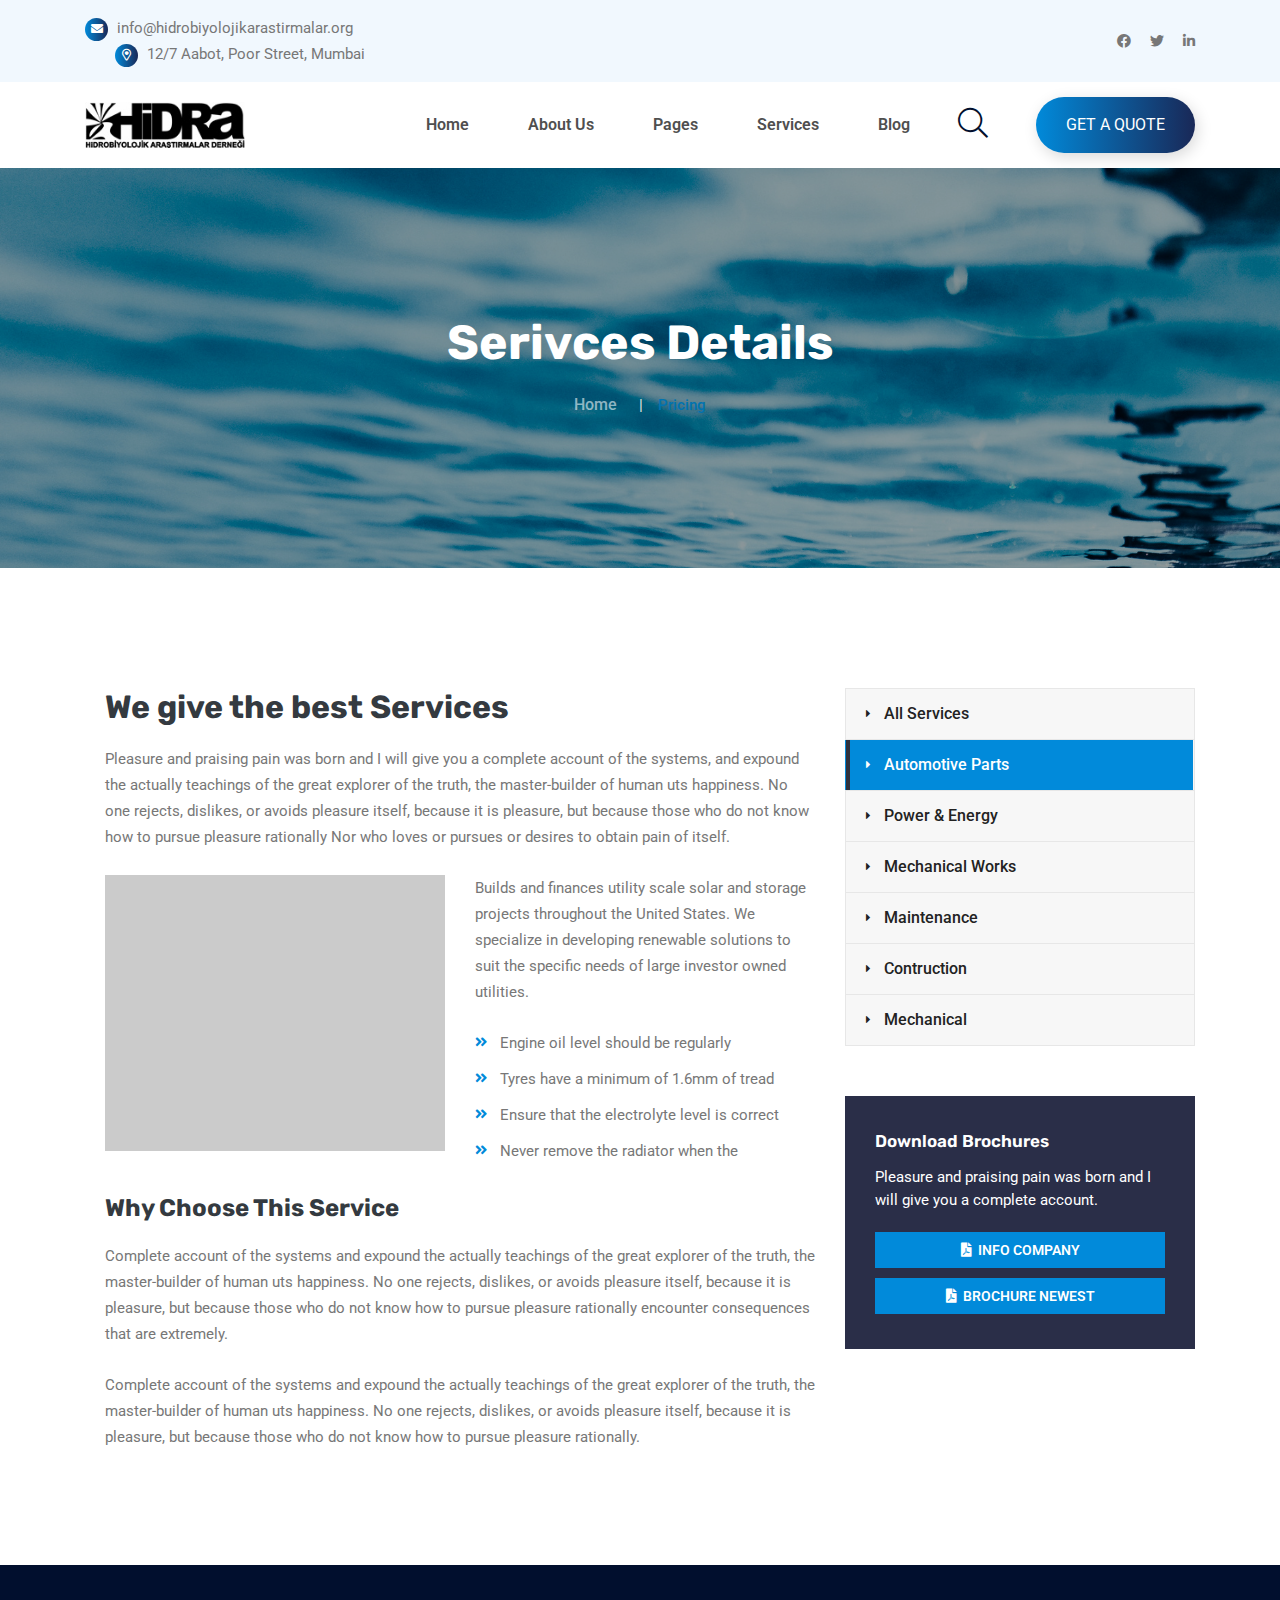
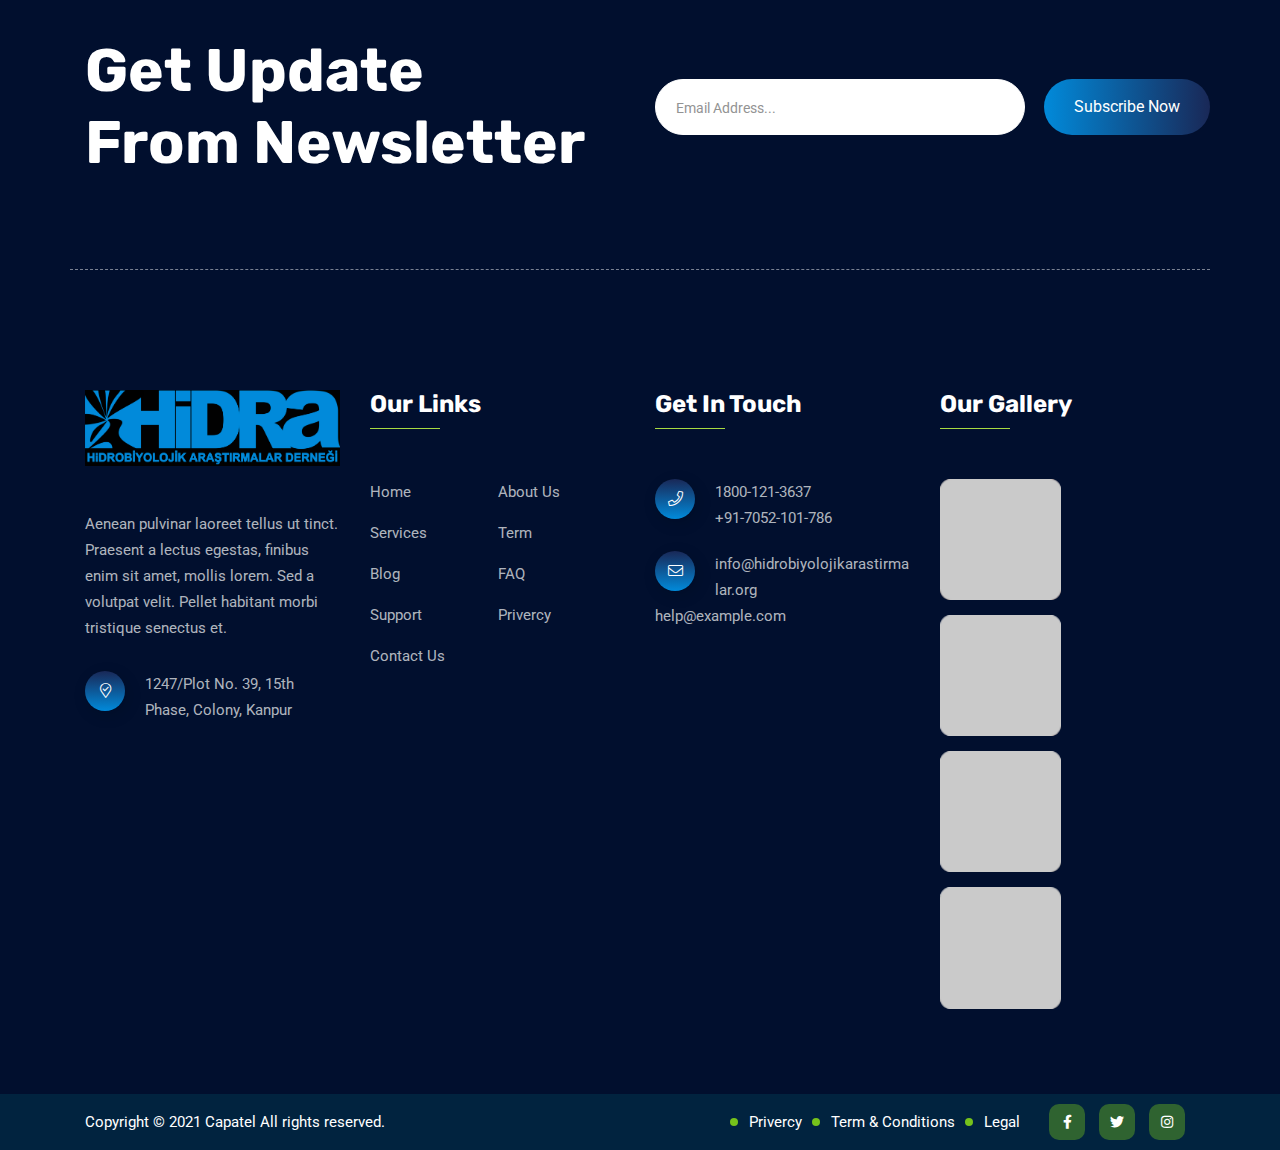
<file: services-detail.html>
<!doctype html>
<html class="no-js" lang="zxx">

<head>
    <meta charset="utf-8">
    <meta http-equiv="x-ua-compatible" content="ie=edge">
    <title>Capatel - Solar Energy HTML Template</title>
    <meta name="description" content="">
    <meta name="viewport" content="width=device-width, initial-scale=1">
    <link rel="shortcut icon" type="image/x-icon" href="img/favicon.ico">
    <!-- Place favicon.ico in the root directory -->

    <!-- CSS here -->
    <link rel="stylesheet" href="css/bootstrap.min.css">
    <link rel="stylesheet" href="css/animate.min.css">
    <link rel="stylesheet" href="css/magnific-popup.css">
    <link rel="stylesheet" href="fontawesome/css/all.min.css">
    <link rel="stylesheet" href="font-flaticon/flaticon.css">
    <link rel="stylesheet" href="css/dripicons.css">
    <link rel="stylesheet" href="css/slick.css">
    <link rel="stylesheet" href="css/meanmenu.css">
    <link rel="stylesheet" href="css/default.css">
    <link rel="stylesheet" href="css/style.css">
    <link rel="stylesheet" href="css/responsive.css">
</head>

<body>
    <!-- header -->
    <header class="header-area">
        <div class="header-top second-header d-none d-md-block">
            <div class="container">
                <div class="row align-items-center">
                    <div class="col-lg-6 col-md-8 d-none  d-md-block">
                        <div class="header-cta">
                            <ul>
                                <li>
                                    <i class="fas fa-envelope"></i>

                                    <span>info@hidrobiyolojikarastirmalar.org</span>
                                </li>
                                <li>
                                    <i class="far fa-map-marker-alt"></i>
                                    <span>12/7 Aabot, Poor Street, Mumbai</span>
                                </li>
                            </ul>
                        </div>
                    </div>
                    <div class="col-lg-6 col-md-6 d-none d-lg-block">
                        <div class="header-social text-right">
                            <span>
                                <a href="#" title="Facebook"><i class="fab fa-facebook"></i></a>
                                <a href="#" title="Twitter"><i class="fab fa-twitter"></i></a>
                                <a href="#" title="LinkedIn"><i class="fab fa-linkedin-in"></i></a>
                            </span>
                            <!--  /social media icon redux -->
                        </div>
                    </div>

                </div>
            </div>
        </div>
        <div id="header-sticky" class="menu-area">
            <div class="container">
                <div class="second-menu">
                    <div class="row align-items-center">
                        <div class="col-xl-2 col-lg-2">
                            <div class="logo">
                                <a href="index.html"><img src="img/logo/logo.png" alt="logo"></a>
                            </div>
                        </div>
                        <div class="col-xl-7 col-lg-7">

                            <div class="main-menu text-right text-xl-right">
                                <nav id="mobile-menu">
                                    <ul>
                                        <li class="has-sub">
                                            <a href="index.html">Home</a>
                                            <ul>
                                                <li><a href="index.html">Home Page 01</a></li>
                                                <li><a href="index-2.html">Home Page 02</a></li>

                                            </ul>
                                        </li>
                                        <li><a href="about.html">About Us</a></li>
                                        <li class="has-sub"><a href="#">Pages</a>
                                            <ul>
                                                <li><a href="projects.html">Project</a></li>
                                                <li><a href="projects-detail.html">Project Details</a></li>

                                                <li><a href="pricing.html">Pricing</a></li>
                                                <li><a href="team.html">Team</a></li>
                                                <li><a href="faq.html">Faq</a></li>
                                                <li><a href="shop.html">Shop</a></li>
                                                <li><a href="shop-details.html">Shop Details</a>
                                                </li>
                                            </ul>
                                        </li>
                                        <li class="has-sub">
                                            <a href="services.html">Services</a>
                                            <ul>
                                                <li><a href="services.html">Services</a></li>
                                                <li><a href="services-detail.html">Services Details</a></li>
                                            </ul>
                                        </li>

                                        <li class="has-sub">
                                            <a href="blog.html">Blog</a>
                                            <ul>
                                                <li><a href="blog.html">Blog</a></li>
                                                <li><a href="blog-details.html">Blog Details</a></li>
                                            </ul>
                                        </li>



                                    </ul>
                                </nav>
                            </div>
                        </div>
                        <div class="col-xl-1 col-lg-1 text-center d-none d-lg-block mt-15 mb-15">
                            <a href="contact.html" class="menu-tigger"><i class="fal fa-search"></i></a>
                        </div>
                        <div class="col-xl-2 col-lg-2 text-right d-none d-lg-block mt-15 mb-15">
                            <a href="contact.html" class="btn ss-btn">Get A Quote</a>
                        </div>


                        <div class="col-12">
                            <div class="mobile-menu"></div>
                        </div>
                    </div>
                </div>
            </div>
        </div>
    </header>
    <!-- header-end -->
    <!-- offcanvas-area -->
    <div class="offcanvas-menu">
        <span class="menu-close"><i class="fas fa-times"></i></span>
        <form role="search" method="get" id="searchform" class="searchform" action="http://wordpress.zcube.in/xconsulta/">
            <input type="text" name="s" id="search" value="" placeholder="Search" />
            <button><i class="fa fa-search"></i></button>
        </form>


        <div id="cssmenu3" class="menu-one-page-menu-container">
            <ul id="menu-one-page-menu-2" class="menu">
                <li class="menu-item menu-item-type-custom menu-item-object-custom"><a href="index.html">Home</a></li>
                <li class="menu-item menu-item-type-custom menu-item-object-custom"><a href="about.html">About Us</a></li>
                <li class="menu-item menu-item-type-custom menu-item-object-custom"><a href="services.html">Services</a></li>
                <li class="menu-item menu-item-type-custom menu-item-object-custom"><a href="pricing.html">Pricing </a></li>
                <li class="menu-item menu-item-type-custom menu-item-object-custom"><a href="team.html">Team </a></li>

                <li class="menu-item menu-item-type-custom menu-item-object-custom"><a href="projects.html">Gallery Study</a></li>
                <li class="menu-item menu-item-type-custom menu-item-object-custom"><a href="blog.html">Blog</a></li>
                <li class="menu-item menu-item-type-custom menu-item-object-custom"><a href="contact.html">Contact</a></li>
            </ul>
        </div>

        <div id="cssmenu2" class="menu-one-page-menu-container">
            <ul id="menu-one-page-menu-1" class="menu">
                <li class="menu-item menu-item-type-custom menu-item-object-custom"><a href="#home"><span>+8 12 3456897</span></a></li>
                <li class="menu-item menu-item-type-custom menu-item-object-custom"><a href="#howitwork"><span>info@hidrobiyolojikarastirmalar.org</span></a></li>
            </ul>
        </div>
    </div>
    <div class="offcanvas-overly"></div>
    <!-- offcanvas-end -->
    <!-- main-area -->
    <main>

        <!-- search-popup -->
        <div class="modal fade bs-example-modal-lg search-bg popup1" tabindex="-1" role="dialog">
            <div class="modal-dialog modal-lg" role="document">
                <div class="modal-content search-popup">
                    <div class="text-center">
                        <a href="#" class="close2" data-dismiss="modal" aria-label="Close">× close</a>
                    </div>
                    <div class="row search-outer">
                        <div class="col-md-11"><input type="text" placeholder="Search for products..." /></div>
                        <div class="col-md-1 text-right"><a href="#"><i class="fa fa-search" aria-hidden="true"></i></a></div>
                    </div>
                </div>
            </div>
        </div>
        <!-- /search-popup -->
        <!-- breadcrumb-area -->
        <section class="breadcrumb-area d-flex align-items-center" style="background-image:url(img/testimonial/test-bg.png)">
            <div class="container">
                <div class="row align-items-center">
                    <div class="col-xl-12 col-lg-12">
                        <div class="breadcrumb-wrap text-left">
                            <div class="breadcrumb-title">
                                <h2>Serivces Details</h2>
                                <div class="breadcrumb-wrap">

                                    <nav aria-label="breadcrumb">
                                        <ol class="breadcrumb">
                                            <li class="breadcrumb-item"><a href="index.html">Home</a></li>
                                            <li class="breadcrumb-item active" aria-current="page">Pricing</li>
                                        </ol>
                                    </nav>
                                </div>
                            </div>
                        </div>
                    </div>

                </div>
            </div>
        </section>
        <!-- breadcrumb-area-end -->
        <!-- service-details-area -->
        <div class="about-area5 about-p pt-120 pb-90 p-relative">
            <div class="container">
                <div class="row">
                    <!-- #right side -->
                    <div class="col-sm-12 col-md-12 col-lg-4 order-2">
                        <aside class="sidebar services-sidebar">

                            <!-- Category Widget -->
                            <div class="sidebar-widget categories">
                                <div class="widget-content">
                                    <!-- Services Category -->
                                    <ul class="services-categories">
                                        <li><a href="services.html">All Services</a></li>
                                        <li class="active"><a href="service-detail.html">Automotive Parts</a></li>
                                        <li><a href="services-detail.html">Power &amp; Energy</a></li>
                                        <li><a href="service-detail.html">Mechanical Works</a></li>
                                        <li><a href="services-detail.html">Maintenance</a></li>
                                        <li><a href="services-detail.html">Contruction</a></li>
                                        <li><a href="services-detail.html">Mechanical</a></li>
                                    </ul>
                                </div>
                            </div>

                            <!--Brochures Box-->
                            <div class="brochures-box">
                                <div class="inner">
                                    <h4>Download Brochures</h4>
                                    <div class="text">Pleasure and praising pain was born and I will give you a complete account.</div>
                                    <a class="theme-btn btn-style-one" href="#"><span class="btn-title"><i class="fa fa-file-pdf"></i> Info Company</span></a>
                                    <a class="theme-btn btn-style-one" href="#"><span class="btn-title"><i class="fa fa-file-pdf"></i> Brochure Newest</span></a>
                                </div>
                            </div>
                        </aside>
                    </div>
                    <!-- #right side end -->


                    <div class="col-lg-8 col-md-12 col-sm-12 order-1">
                        <div class="service-detail">


                            <div class="content-box">
                                <h2> We give the best Services </h2>
                                <p>Pleasure and praising pain was born and I will give you a complete account of the systems, and expound the actually teachings of the great explorer of the truth, the master-builder of human uts happiness. No one rejects, dislikes, or avoids pleasure itself, because it is pleasure, but because those who do not know how to pursue pleasure rationally Nor who loves or pursues or desires to obtain pain of itself.</p>

                                <!-- Two Column -->
                                <div class="two-column">
                                    <div class="row">
                                        <div class="image-column col-xl-6 col-lg-12 col-md-12">
                                            <figure class="image"><img src="img/resource/post-img-1.jpg" alt=""></figure>
                                        </div>
                                        <div class="text-column col-xl-6 col-lg-12 col-md-12">
                                            <p>Builds and finances utility scale solar and storage projects throughout the United States. We specialize in developing renewable solutions to suit the specific needs of large investor owned utilities.</p>

                                            <ul class="list-style-one">
                                                <li>Engine oil level should be regularly</li>
                                                <li>Tyres have a minimum of 1.6mm of tread</li>
                                                <li>Ensure that the electrolyte level is correct</li>
                                                <li>Never remove the radiator when the</li>

                                            </ul>
                                        </div>

                                    </div>
                                </div>

                                <h3>Why Choose This Service</h3>

                                <p>Complete account of the systems and expound the actually teachings of the great explorer of the truth, the master-builder of human uts happiness. No one rejects, dislikes, or avoids pleasure itself, because it is pleasure, but because those who do not know how to pursue pleasure rationally encounter consequences that are extremely.</p>

                                <p>Complete account of the systems and expound the actually teachings of the great explorer of the truth, the master-builder of human uts happiness. No one rejects, dislikes, or avoids pleasure itself, because it is pleasure, but because those who do not know how to pursue pleasure rationally.</p>


                            </div>
                        </div>
                    </div>

                </div>
            </div>
        </div>
        <!-- service-details-area-end -->

    </main>
    <!-- main-area-end -->
    <!-- footer -->
    <footer class="footer-bg footer-p">
        <div class="footer-top-heiding pt-70 pb-120">
            <div class="container">
                <div class="row align-items-center">
                    <div class="col-lg-6">
                        <div class="section-title">
                            <h2> Get Update<br> From Newsletter</h2>

                        </div>
                    </div>
                    <div class="col-xl-6 col-lg-6">
                        <div class="newslater-area">
                            <form name="ajax-form" id="contact-form4" action="#" method="post" class="contact-form newslater">
                                <div class="form-group">
                                    <input class="form-control" id="email2" name="email" type="email" placeholder="Email Address..." value="" required="">
                                    <button type="submit" class="btn btn-custom" id="send2">Subscribe Now</button>
                                </div>
                                <!-- /Form-email -->
                            </form>
                        </div>

                    </div>
                </div>
            </div>

        </div>
        <div class="footer-top pb-40">
            <div class="container">
                <div class="row justify-content-between">

                    <div class="col-xl-3 col-lg-3 col-sm-6">
                        <div class="footer-widget mb-30">
                            <div class="f-widget-title mb-45">
                                <img src="img/logo/f_logo.png" alt="img">
                            </div>
                            <div class="footer-link">
                                Aenean pulvinar laoreet tellus ut tinct. Praesent a lectus egestas, finibus enim sit amet, mollis lorem. Sed a volutpat velit. Pellet habitant morbi tristique senectus et.
                            </div>
                            <div class="f-contact mt-30">
                                <ul>

                                    <li>
                                        <i class="icon fal fa-map-marker-check"></i>
                                        <span>1247/Plot No. 39, 15th
                                            Phase, Colony, Kanpur</span>
                                    </li>

                                </ul>

                            </div>


                        </div>
                    </div>
                    <div class="col-xl-3 col-lg-3 col-sm-6">
                        <div class="footer-widget mb-30">
                            <div class="f-widget-title">
                                <h2>Our Links</h2>
                            </div>
                            <div class="footer-link">
                                <ul>
                                    <li><a href="index.html">Home</a></li>
                                    <li><a href="about.html"> About Us</a></li>
                                    <li><a href="services.html"> Services </a></li>
                                    <li><a href="#">Term</a></li>
                                    <li><a href="blog.html">Blog </a></li>
                                    <li><a href="faq.html">FAQ</a></li>
                                    <li><a href="#">Support</a></li>
                                    <li><a href="#">Privercy</a></li>
                                    <li><a href="contact.html"> Contact Us</a></li>

                                </ul>
                            </div>
                        </div>
                    </div>
                    <div class="col-xl-3 col-lg-3 col-sm-6">

                        <div class="footer-widget mb-30">
                            <div class="f-widget-title">
                                <h2>Get In Touch</h2>
                            </div>
                            <div class="f-contact">
                                <ul>
                                    <li>
                                        <i class="icon fal fa-phone"></i>
                                        <span>1800-121-3637<br>+91-7052-101-786</span>
                                    </li>
                                    <li><i class="icon fal fa-envelope"></i>
                                        <span>
                                            <a href="mailto:info@hidrobiyolojikarastirmalar.org">info@hidrobiyolojikarastirmalar.org</a>
                                            <br>
                                            <a href="mailto:help@example.com">help@example.com</a>
                                        </span>
                                    </li>


                                </ul>

                            </div>
                        </div>
                    </div>
                    <div class="col-xl-3 col-lg-3 col-sm-6">
                        <div class="footer-widget mb-30">
                            <div class="f-widget-title">
                                <h2>Our Gallery</h2>
                            </div>
                            <div class="f-insta">
                                <ul>
                                    <li><a href="img/instagram/f-galler-01.png" class="popup-image"><img src="img/instagram/f-galler-01.png" alt="img"></a></li>
                                    <li><a href="img/instagram/f-galler-02.png" class="popup-image"><img src="img/instagram/f-galler-02.png" alt="img"></a></li>
                                    <li><a href="img/instagram/f-galler-03.png" class="popup-image"><img src="img/instagram/f-galler-03.png" alt="img"></a></li>
                                    <li><a href="img/instagram/f-galler-04.png" class="popup-image"><img src="img/instagram/f-galler-04.png" alt="img"></a></li>


                                </ul>
                            </div>
                        </div>
                    </div>


                </div>
            </div>
        </div>
        <div class="copyright-wrap">
            <div class="container">
                <div class="row align-items-center">
                    <div class="col-lg-6">
                        Copyright © 2021 Capatel All rights reserved.
                    </div>
                    <div class="col-lg-6 text-right text-xl-right">
                        <ul>
                            <li><a href="#">Privercy</a></li>
                            <li><a href="#">Term &amp; Conditions</a></li>
                            <li><a href="#">Legal</a></li>
                            <li> <span class="footer-social">
                                    <a href="#"><i class="fab fa-facebook-f"></i></a>
                                    <a href="#"><i class="fab fa-twitter"></i></a>
                                    <a href="#"><i class="fab fa-instagram"></i></a>
                                </span></li>
                        </ul>
                    </div>

                </div>
            </div>
        </div>
    </footer>
    <!-- footer-end -->

    <!-- JS here -->
    <script src="js/vendor/modernizr-3.5.0.min.js"></script>
    <script src="js/vendor/jquery-3.6.0.min.js"></script>
    <script src="js/popper.min.js"></script>
    <script src="js/bootstrap.min.js"></script>
    <script src="js/slick.min.js"></script>
    <script src="js/ajax-form.js"></script>
    <script src="js/paroller.js"></script>
    <script src="js/wow.min.js"></script>
    <script src="js/js_isotope.pkgd.min.js"></script>
    <script src="js/imagesloaded.min.js"></script>
    <script src="js/parallax.min.js"></script>
    <script src="js/jquery.waypoints.min.js"></script>
    <script src="js/jquery.counterup.min.js"></script>
    <script src="js/jquery.scrollUp.min.js"></script>
    <script src="js/jquery.meanmenu.min.js"></script>
    <script src="js/parallax-scroll.js"></script>
    <script src="js/jquery.magnific-popup.min.js"></script>
    <script src="js/element-in-view.js"></script>
    <script src="js/main.js"></script>
</body>

</html>
</file>
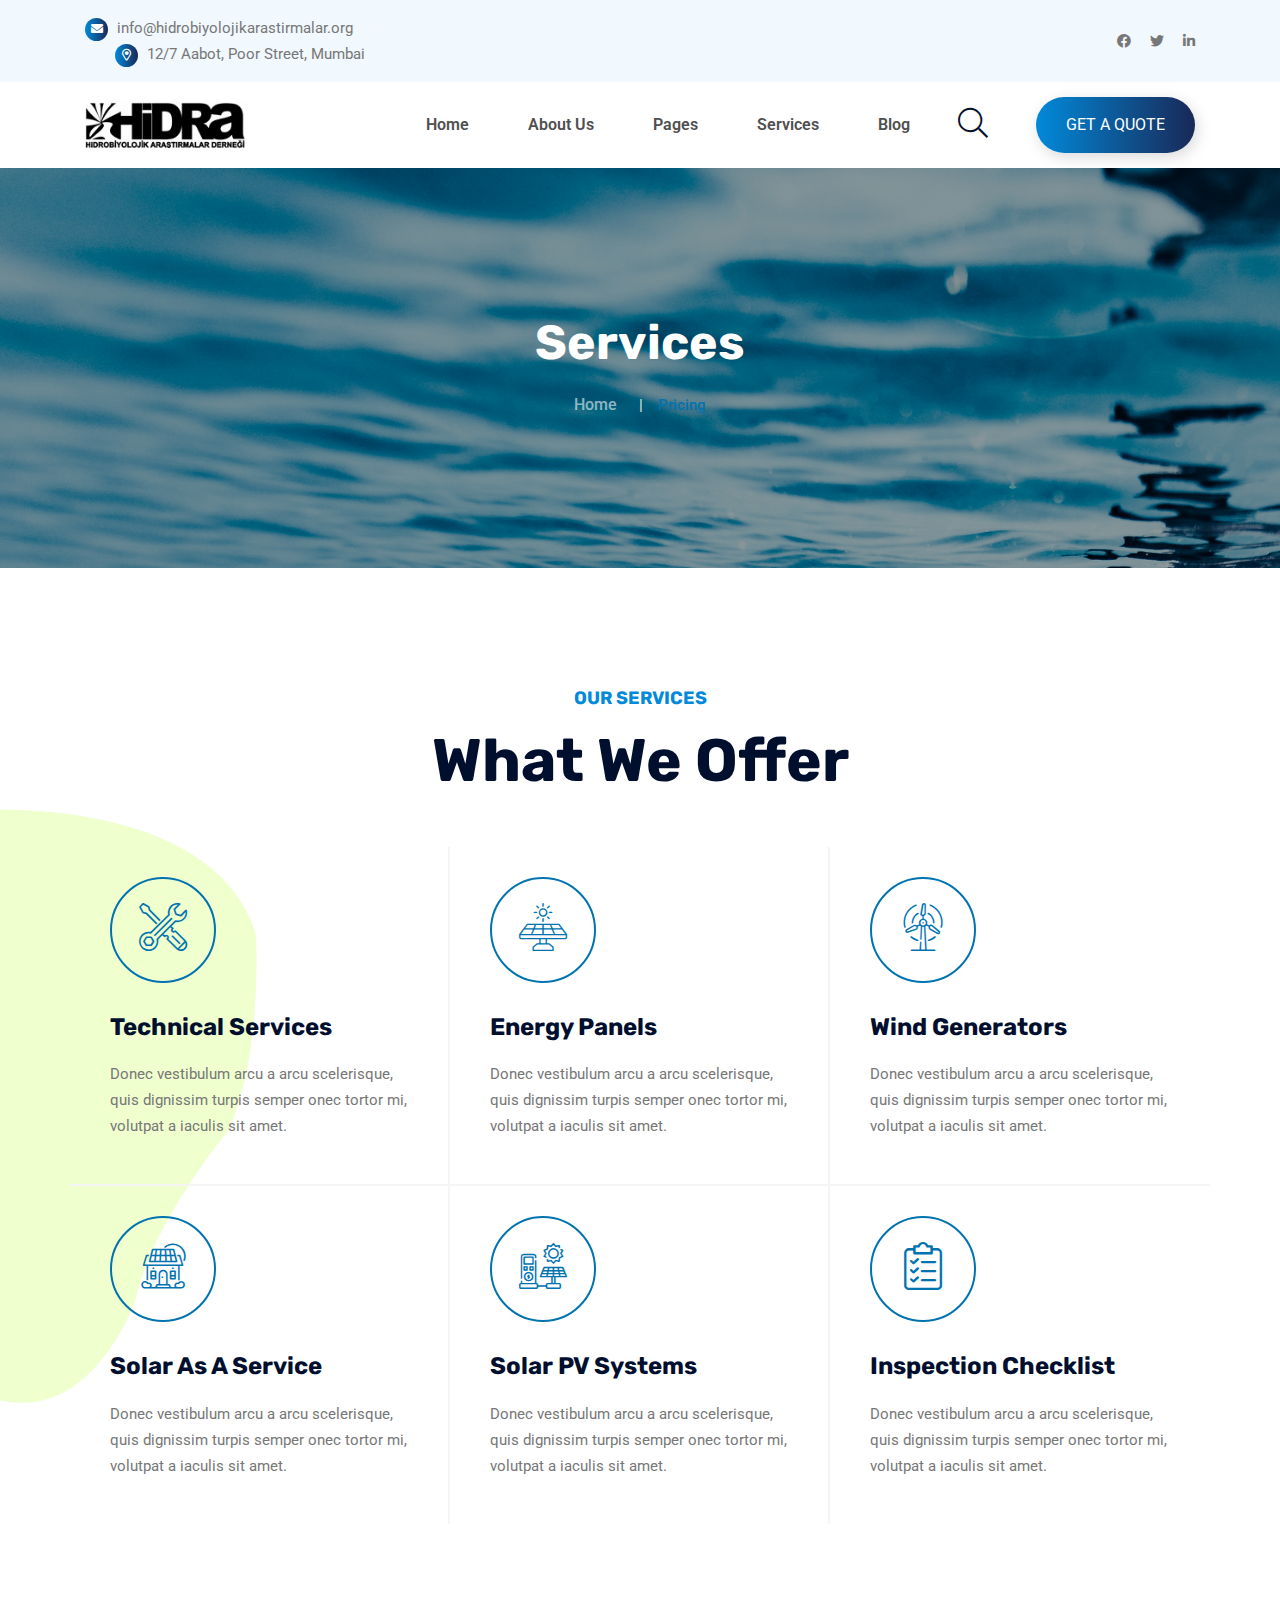
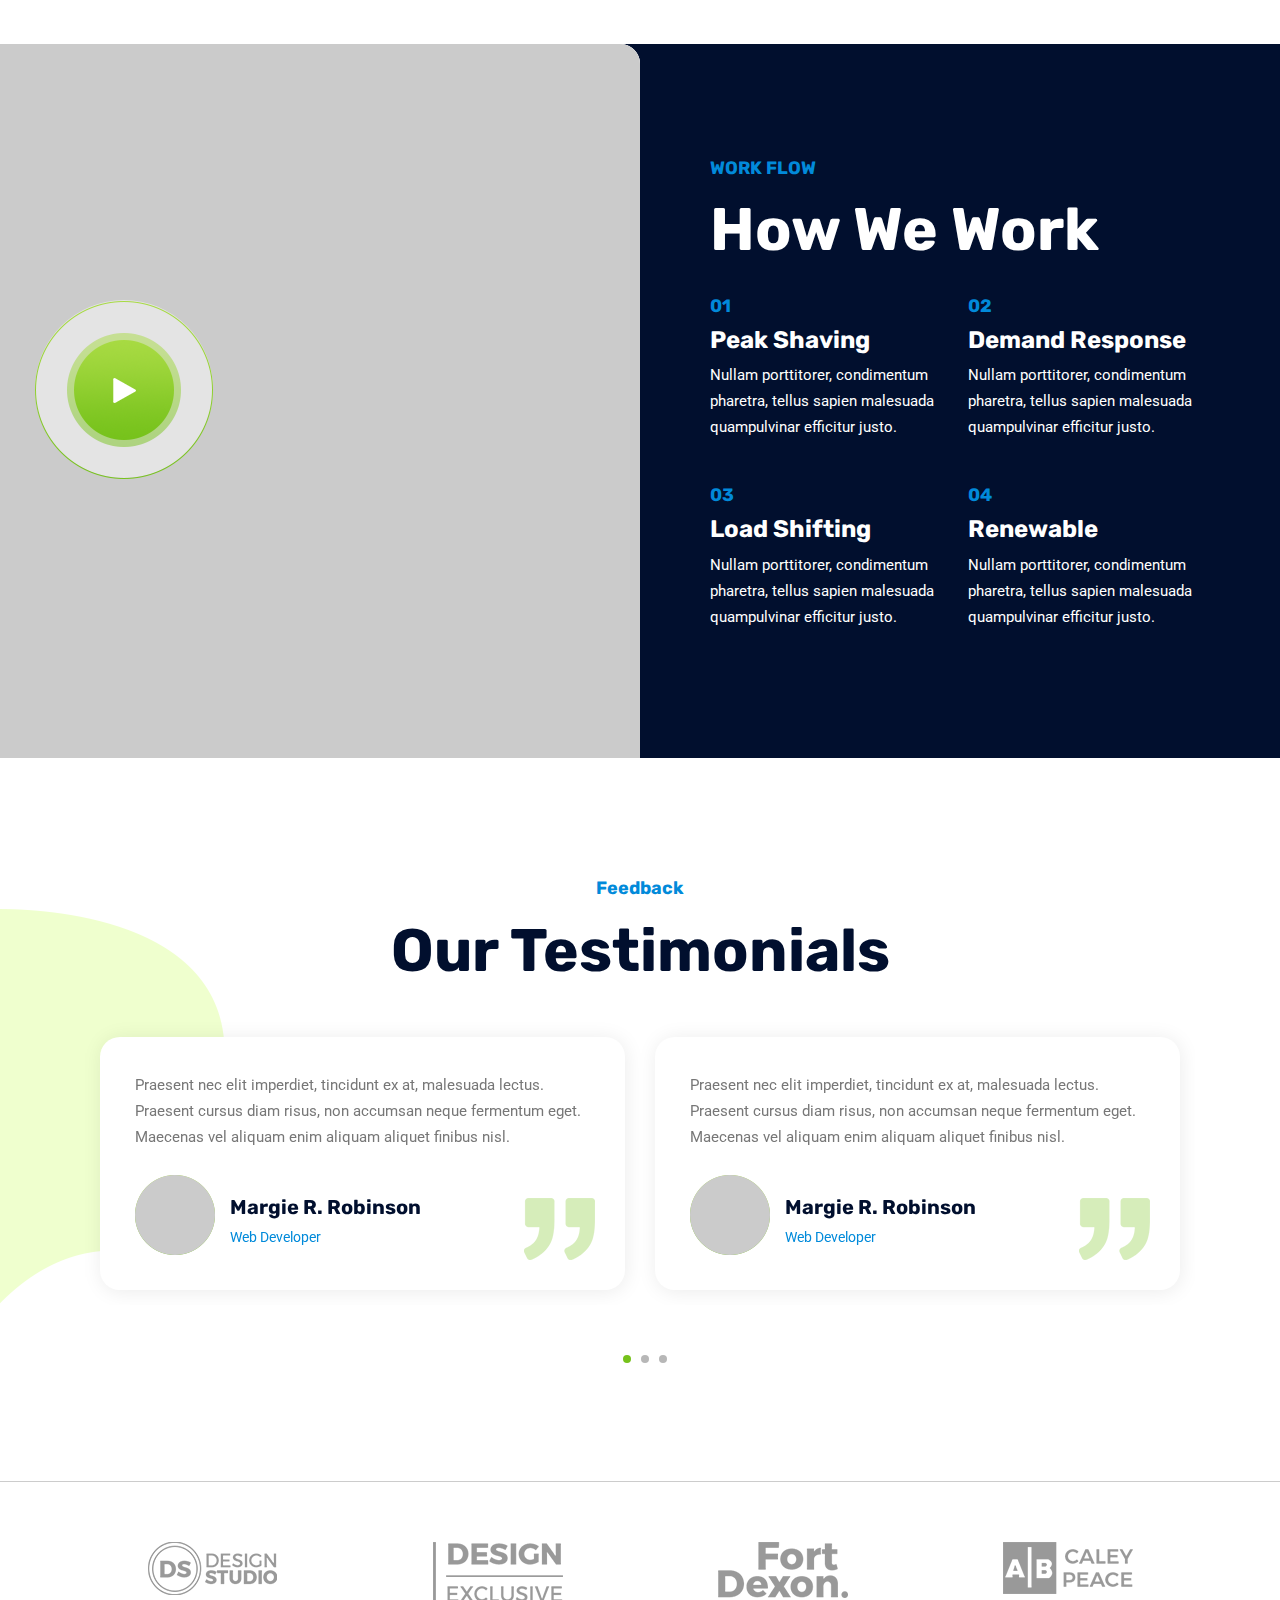
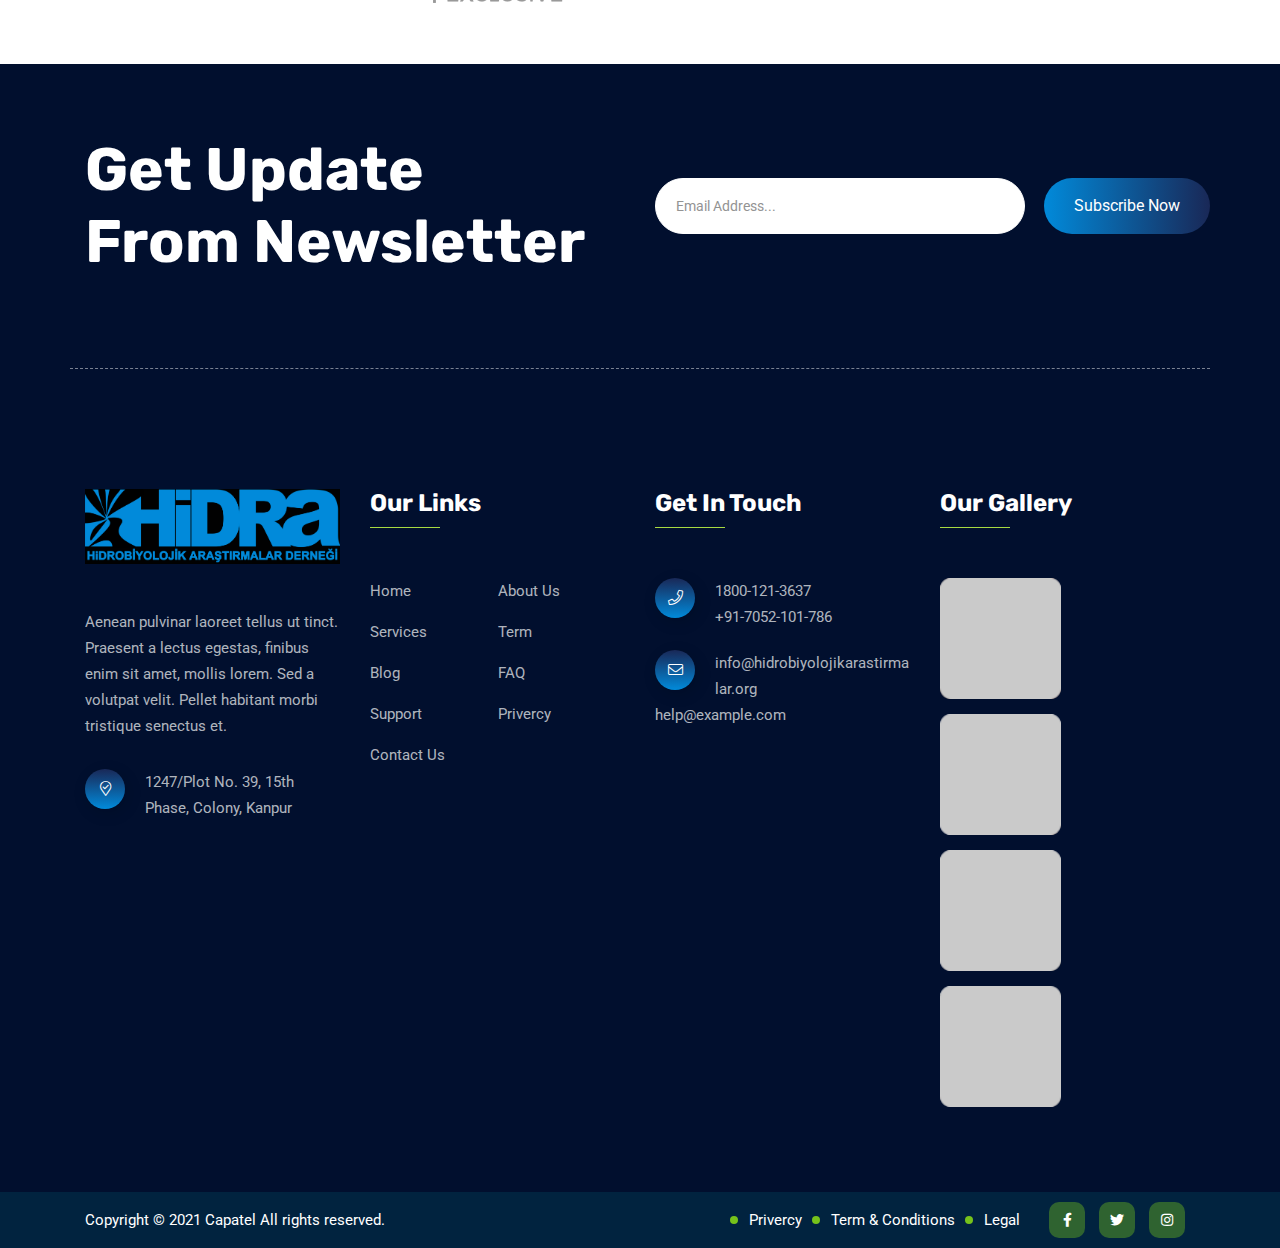
<file: services.html>
<!doctype html>
<html class="no-js" lang="zxx">

<head>
    <meta charset="utf-8">
    <meta http-equiv="x-ua-compatible" content="ie=edge">
    <title>Capatel - Solar Energy HTML Template</title>
    <meta name="description" content="">
    <meta name="viewport" content="width=device-width, initial-scale=1">
    <link rel="shortcut icon" type="image/x-icon" href="img/favicon.ico">
    <!-- Place favicon.ico in the root directory -->

    <!-- CSS here -->
    <link rel="stylesheet" href="css/bootstrap.min.css">
    <link rel="stylesheet" href="css/animate.min.css">
    <link rel="stylesheet" href="css/magnific-popup.css">
    <link rel="stylesheet" href="fontawesome/css/all.min.css">
    <link rel="stylesheet" href="font-flaticon/flaticon.css">
    <link rel="stylesheet" href="css/dripicons.css">
    <link rel="stylesheet" href="css/slick.css">
    <link rel="stylesheet" href="css/meanmenu.css">
    <link rel="stylesheet" href="css/default.css">
    <link rel="stylesheet" href="css/style.css">
    <link rel="stylesheet" href="css/responsive.css">
</head>

<body>
    <!-- header -->
    <header class="header-area">
        <div class="header-top second-header d-none d-md-block">
            <div class="container">
                <div class="row align-items-center">
                    <div class="col-lg-6 col-md-8 d-none  d-md-block">
                        <div class="header-cta">
                            <ul>
                                <li>
                                    <i class="fas fa-envelope"></i>

                                    <span>info@hidrobiyolojikarastirmalar.org</span>
                                </li>
                                <li>
                                    <i class="far fa-map-marker-alt"></i>
                                    <span>12/7 Aabot, Poor Street, Mumbai</span>
                                </li>
                            </ul>
                        </div>
                    </div>
                    <div class="col-lg-6 col-md-6 d-none d-lg-block">
                        <div class="header-social text-right">
                            <span>
                                <a href="#" title="Facebook"><i class="fab fa-facebook"></i></a>
                                <a href="#" title="Twitter"><i class="fab fa-twitter"></i></a>
                                <a href="#" title="LinkedIn"><i class="fab fa-linkedin-in"></i></a>
                            </span>
                            <!--  /social media icon redux -->
                        </div>
                    </div>

                </div>
            </div>
        </div>
        <div id="header-sticky" class="menu-area">
            <div class="container">
                <div class="second-menu">
                    <div class="row align-items-center">
                        <div class="col-xl-2 col-lg-2">
                            <div class="logo">
                                <a href="index.html"><img src="img/logo/logo.png" alt="logo"></a>
                            </div>
                        </div>
                        <div class="col-xl-7 col-lg-7">

                            <div class="main-menu text-right text-xl-right">
                                <nav id="mobile-menu">
                                    <ul>
                                        <li class="has-sub">
                                            <a href="index.html">Home</a>
                                            <ul>
                                                <li><a href="index.html">Home Page 01</a></li>
                                                <li><a href="index-2.html">Home Page 02</a></li>

                                            </ul>
                                        </li>
                                        <li><a href="about.html">About Us</a></li>
                                        <li class="has-sub"><a href="#">Pages</a>
                                            <ul>
                                                <li><a href="projects.html">Project</a></li>
                                                <li><a href="projects-detail.html">Project Details</a></li>

                                                <li><a href="pricing.html">Pricing</a></li>
                                                <li><a href="team.html">Team</a></li>
                                                <li><a href="faq.html">Faq</a></li>
                                                <li><a href="shop.html">Shop</a></li>
                                                <li><a href="shop-details.html">Shop Details</a>
                                                </li>
                                            </ul>
                                        </li>
                                        <li class="has-sub">
                                            <a href="services.html">Services</a>
                                            <ul>
                                                <li><a href="services.html">Services</a></li>
                                                <li><a href="services-detail.html">Services Details</a></li>
                                            </ul>
                                        </li>

                                        <li class="has-sub">
                                            <a href="blog.html">Blog</a>
                                            <ul>
                                                <li><a href="blog.html">Blog</a></li>
                                                <li><a href="blog-details.html">Blog Details</a></li>
                                            </ul>
                                        </li>



                                    </ul>
                                </nav>
                            </div>
                        </div>
                        <div class="col-xl-1 col-lg-1 text-center d-none d-lg-block mt-15 mb-15">
                            <a href="contact.html" class="menu-tigger"><i class="fal fa-search"></i></a>
                        </div>
                        <div class="col-xl-2 col-lg-2 text-right d-none d-lg-block mt-15 mb-15">
                            <a href="contact.html" class="btn ss-btn">Get A Quote</a>
                        </div>


                        <div class="col-12">
                            <div class="mobile-menu"></div>
                        </div>
                    </div>
                </div>
            </div>
        </div>
    </header>
    <!-- header-end -->
    <!-- offcanvas-area -->
    <div class="offcanvas-menu">
        <span class="menu-close"><i class="fas fa-times"></i></span>
        <form role="search" method="get" id="searchform" class="searchform" action="http://wordpress.zcube.in/xconsulta/">
            <input type="text" name="s" id="search" value="" placeholder="Search" />
            <button><i class="fa fa-search"></i></button>
        </form>


        <div id="cssmenu3" class="menu-one-page-menu-container">
            <ul id="menu-one-page-menu-2" class="menu">
                <li class="menu-item menu-item-type-custom menu-item-object-custom"><a href="index.html">Home</a></li>
                <li class="menu-item menu-item-type-custom menu-item-object-custom"><a href="about.html">About Us</a></li>
                <li class="menu-item menu-item-type-custom menu-item-object-custom"><a href="services.html">Services</a></li>
                <li class="menu-item menu-item-type-custom menu-item-object-custom"><a href="pricing.html">Pricing </a></li>
                <li class="menu-item menu-item-type-custom menu-item-object-custom"><a href="team.html">Team </a></li>

                <li class="menu-item menu-item-type-custom menu-item-object-custom"><a href="projects.html">Gallery Study</a></li>
                <li class="menu-item menu-item-type-custom menu-item-object-custom"><a href="blog.html">Blog</a></li>
                <li class="menu-item menu-item-type-custom menu-item-object-custom"><a href="contact.html">Contact</a></li>
            </ul>
        </div>

        <div id="cssmenu2" class="menu-one-page-menu-container">
            <ul id="menu-one-page-menu-1" class="menu">
                <li class="menu-item menu-item-type-custom menu-item-object-custom"><a href="#home"><span>+8 12 3456897</span></a></li>
                <li class="menu-item menu-item-type-custom menu-item-object-custom"><a href="#howitwork"><span>info@hidrobiyolojikarastirmalar.org</span></a></li>
            </ul>
        </div>
    </div>
    <div class="offcanvas-overly"></div>
    <!-- offcanvas-end -->
    <!-- main-area -->
    <main>

        <!-- search-popup -->
        <div class="modal fade bs-example-modal-lg search-bg popup1" tabindex="-1" role="dialog">
            <div class="modal-dialog modal-lg" role="document">
                <div class="modal-content search-popup">
                    <div class="text-center">
                        <a href="#" class="close2" data-dismiss="modal" aria-label="Close">× close</a>
                    </div>
                    <div class="row search-outer">
                        <div class="col-md-11"><input type="text" placeholder="Search for products..." /></div>
                        <div class="col-md-1 text-right"><a href="#"><i class="fa fa-search" aria-hidden="true"></i></a></div>
                    </div>
                </div>
            </div>
        </div>
        <!-- /search-popup -->
        <!-- breadcrumb-area -->
        <section class="breadcrumb-area d-flex align-items-center" style="background-image:url(img/testimonial/test-bg.png)">
            <div class="container">
                <div class="row align-items-center">
                    <div class="col-xl-12 col-lg-12">
                        <div class="breadcrumb-wrap text-left">
                            <div class="breadcrumb-title">
                                <h2>Services</h2>
                                <div class="breadcrumb-wrap">

                                    <nav aria-label="breadcrumb">
                                        <ol class="breadcrumb">
                                            <li class="breadcrumb-item"><a href="index.html">Home</a></li>
                                            <li class="breadcrumb-item active" aria-current="page">Pricing</li>
                                        </ol>
                                    </nav>
                                </div>
                            </div>
                        </div>
                    </div>

                </div>
            </div>
        </section>
        <!-- breadcrumb-area-end -->
        <!-- services-three-area -->
        <section id="services-08" class="services-08 pt-120 pb-120 p-relative" style="background: url(img/bg/aliment-left.png) no-repeat; background-position: left center;">
            <div class="container">
                <div class="row">
                    <div class="col-lg-12">
                        <div class="section-title center-align mb-50 text-center">
                            <h5>OUR SERVICES</h5>
                            <h2>
                                What We Offer
                            </h2>

                        </div>

                    </div>

                </div>
                <div class="row services-08-item--wrapper mt-0">
                    <div class="col-lg-4 col-md-4">
                        <div class="services-08-item">
                            <div class="services-08-thumb">
                                <i class="flaticon flaticon-customer-support"></i>
                            </div>
                            <div class="services-08-content">
                                <h3><a href="services-detail.html"> Technical Services</a> </h3>
                                <p>Donec vestibulum arcu a arcu scelerisque, quis dignissim turpis semper onec tortor mi, volutpat a iaculis sit amet.</p>
                            </div>
                        </div>
                    </div>
                    <div class="col-lg-4 col-md-4">
                        <div class="services-08-item">
                            <div class="services-08-thumb">
                                <i class="flaticon flaticon-solar-panel"></i>
                            </div>
                            <div class="services-08-content">
                                <h3><a href="services-detail.html"> Energy Panels</a></h3>
                                <p>Donec vestibulum arcu a arcu scelerisque, quis dignissim turpis semper onec tortor mi, volutpat a iaculis sit amet.</p>
                            </div>
                        </div>
                    </div>
                    <div class="col-lg-4 col-md-4">
                        <div class="services-08-item">
                            <div class="services-08-thumb">
                                <i class="flaticon flaticon-wind-energy"></i>
                            </div>
                            <div class="services-08-content">
                                <h3><a href="services-detail.html">Wind Generators</a></h3>
                                <p>Donec vestibulum arcu a arcu scelerisque, quis dignissim turpis semper onec tortor mi, volutpat a iaculis sit amet.</p>
                            </div>
                        </div>
                    </div>


                </div>

                <div class="row services-08-item--wrapper mt-0">
                    <div class="col-lg-4 col-md-4">
                        <div class="services-08-item">
                            <div class="services-08-thumb">
                                <i class="flaticon flaticon-eco-home"></i>
                            </div>
                            <div class="services-08-content">
                                <h3><a href="services-detail.html">Solar As A Service</a></h3>
                                <p>Donec vestibulum arcu a arcu scelerisque, quis dignissim turpis semper onec tortor mi, volutpat a iaculis sit amet.</p>
                            </div>
                        </div>
                    </div>
                    <div class="col-lg-4 col-md-4">
                        <div class="services-08-item">
                            <div class="services-08-thumb">
                                <i class="flaticon flaticon-charging-station"></i>
                            </div>
                            <div class="services-08-content">
                                <h3><a href="services-detail.html"> Solar PV Systems</a></h3>
                                <p>Donec vestibulum arcu a arcu scelerisque, quis dignissim turpis semper onec tortor mi, volutpat a iaculis sit amet.</p>
                            </div>
                        </div>
                    </div>
                    <div class="col-lg-4 col-md-4">
                        <div class="services-08-item">
                            <div class="services-08-thumb">
                                <i class="flaticon flaticon-clipboard"></i>
                            </div>
                            <div class="services-08-content">
                                <h3><a href="services-detail.html">Inspection Checklist</a></h3>
                                <p>Donec vestibulum arcu a arcu scelerisque, quis dignissim turpis semper onec tortor mi, volutpat a iaculis sit amet.</p>
                            </div>
                        </div>
                    </div>

                </div>


            </div>
        </section>
        <!-- services-three-area -->

        <!-- video-area -->
        <section id="video" class="video-area about-p p-relative" style="background-color: #010f2e;">
            <div class="container">
                <div class="row align-items-center">
                    <div class="col-lg-6">
                        <div class="s-video-wrap" style="background-image:url(img/bg/video-img.png)">
                            <div class="s-video-content">
                                <a href="https://www.youtube.com/watch?v=7e90gBu4pas" class="popup-video mb-50"><img src="img/bg/play-button.png" alt="circle_right"></a>

                            </div>
                        </div>
                    </div>
                    <div class="col-lg-6 p-relative pl-70">
                        <div class="section-title">
                            <H5>WORK FLOW</H5>
                            <h2>
                                How We Work
                            </h2>
                        </div>

                        <div class="row how-box-contaniner">
                            <div class="col-lg-6 mt-30">
                                <div class="how-box">
                                    <h5>01</h5>
                                    <h3>Peak Shaving</h3>
                                    <p>Nullam porttitorer, condimentum pharetra, tellus sapien malesuada quampulvinar efficitur justo.</p>
                                </div>
                            </div>
                            <div class="col-lg-6 mt-30">
                                <div class="how-box">
                                    <h5>02</h5>
                                    <h3>Demand Response</h3>
                                    <p>Nullam porttitorer, condimentum pharetra, tellus sapien malesuada quampulvinar efficitur justo.</p>
                                </div>
                            </div>
                            <div class="col-lg-6 mt-30">
                                <div class="how-box">
                                    <h5>03</h5>
                                    <h3>Load Shifting</h3>
                                    <p>Nullam porttitorer, condimentum pharetra, tellus sapien malesuada quampulvinar efficitur justo.</p>
                                </div>
                            </div>
                            <div class="col-lg-6 mt-30">
                                <div class="how-box">
                                    <h5>04</h5>
                                    <h3>Renewable</h3>
                                    <p>Nullam porttitorer, condimentum pharetra, tellus sapien malesuada quampulvinar efficitur justo.</p>
                                </div>
                            </div>

                        </div>

                    </div>
                </div>
            </div>
        </section>
        <!-- video-area-end -->
        <!-- testimonial-area -->
        <section class="testimonial-area pt-120 pb-100" style="background: url(img/bg/aliment-left2.png) no-repeat; background-position: left center;">
            <div class="container">
                <div class="row">
                    <div class="col-lg-12">
                        <div class="section-title center-align mb-35 text-center">
                            <h5> Feedback </h5>
                            <h2>
                                Our Testimonials
                            </h2>

                        </div>

                    </div>

                    <div class="col-lg-12">
                        <div class="testimonial-active">
                            <div class="single-testimonial">
                                <p>Praesent nec elit imperdiet, tincidunt ex at, malesuada lectus. Praesent cursus diam risus, non accumsan neque fermentum eget. Maecenas vel aliquam enim aliquam aliquet finibus nisl.</p>
                                <div class="testi-author">
                                    <img src="img/testimonial/testi_avatar.png" alt="img">
                                    <div class="ta-info">
                                        <h6>Margie R. Robinson</h6>
                                        <span>Web Developer</span>
                                    </div>
                                </div>
                                <div class="qt-img">
                                    <img src="img/testimonial/qt-icon.png" alt="img">
                                </div>
                            </div>
                            <div class="single-testimonial">
                                <p>Praesent nec elit imperdiet, tincidunt ex at, malesuada lectus. Praesent cursus diam risus, non accumsan neque fermentum eget. Maecenas vel aliquam enim aliquam aliquet finibus nisl.</p>
                                <div class="testi-author">
                                    <img src="img/testimonial/testi_avatar.png" alt="img">
                                    <div class="ta-info">
                                        <h6>Margie R. Robinson</h6>
                                        <span>Web Developer</span>
                                    </div>
                                </div>
                                <div class="qt-img">
                                    <img src="img/testimonial/qt-icon.png" alt="img">
                                </div>
                            </div>
                            <div class="single-testimonial">
                                <p>Praesent nec elit imperdiet, tincidunt ex at, malesuada lectus. Praesent cursus diam risus, non accumsan neque fermentum eget. Maecenas vel aliquam enim aliquam aliquet finibus nisl.</p>
                                <div class="testi-author">
                                    <img src="img/testimonial/testi_avatar.png" alt="img">
                                    <div class="ta-info">
                                        <h6>Margie R. Robinson</h6>
                                        <span>Web Developer</span>
                                    </div>
                                </div>
                                <div class="qt-img">
                                    <img src="img/testimonial/qt-icon.png" alt="img">
                                </div>
                            </div>
                            <div class="single-testimonial">
                                <p>Praesent nec elit imperdiet, tincidunt ex at, malesuada lectus. Praesent cursus diam risus, non accumsan neque fermentum eget. Maecenas vel aliquam enim aliquam aliquet finibus nisl.</p>
                                <div class="testi-author">
                                    <img src="img/testimonial/testi_avatar.png" alt="img">
                                    <div class="ta-info">
                                        <h6>Margie R. Robinson</h6>
                                        <span>Web Developer</span>
                                    </div>
                                </div>
                                <div class="qt-img">
                                    <img src="img/testimonial/qt-icon.png" alt="img">
                                </div>
                            </div>
                            <div class="single-testimonial">
                                <p>Praesent nec elit imperdiet, tincidunt ex at, malesuada lectus. Praesent cursus diam risus, non accumsan neque fermentum eget. Maecenas vel aliquam enim aliquam aliquet finibus nisl.</p>
                                <div class="testi-author">
                                    <img src="img/testimonial/testi_avatar.png" alt="img">
                                    <div class="ta-info">
                                        <h6>Margie R. Robinson</h6>
                                        <span>Web Developer</span>
                                    </div>
                                </div>
                                <div class="qt-img">
                                    <img src="img/testimonial/qt-icon.png" alt="img">
                                </div>
                            </div>
                            <div class="single-testimonial">
                                <p>Praesent nec elit imperdiet, tincidunt ex at, malesuada lectus. Praesent cursus diam risus, non accumsan neque fermentum eget. Maecenas vel aliquam enim aliquam aliquet finibus nisl.</p>
                                <div class="testi-author">
                                    <img src="img/testimonial/testi_avatar.png" alt="img">
                                    <div class="ta-info">
                                        <h6>Margie R. Robinson</h6>
                                        <span>Web Developer</span>
                                    </div>
                                </div>
                                <div class="qt-img">
                                    <img src="img/testimonial/qt-icon.png" alt="img">
                                </div>
                            </div>
                        </div>
                    </div>
                </div>
            </div>
        </section>
        <!-- testimonial-area-end -->

        <!-- brand-area -->
        <div class="brand-area pt-60 pb-60">
            <div class="container">
                <div class="row brand-active">
                    <div class="col-xl-2">
                        <div class="single-brand">
                            <img src="img/brand/b-logo1.png" alt="img">
                        </div>
                    </div>
                    <div class="col-xl-2">
                        <div class="single-brand">
                            <img src="img/brand/b-logo2.png" alt="img">
                        </div>
                    </div>
                    <div class="col-xl-2">
                        <div class="single-brand">
                            <img src="img/brand/b-logo3.png" alt="img">
                        </div>
                    </div>
                    <div class="col-xl-2">
                        <div class="single-brand">
                            <img src="img/brand/b-logo4.png" alt="img">
                        </div>
                    </div>
                    <div class="col-xl-2">
                        <div class="single-brand">
                            <img src="img/brand/b-logo5.png" alt="img">
                        </div>
                    </div>
                    <div class="col-xl-2">
                        <div class="single-brand">
                            <img src="img/brand/b-logo6.png" alt="img">
                        </div>
                    </div>

                </div>
            </div>
        </div>
        <!-- brand-area-end -->




    </main>
    <!-- main-area-end -->
    <!-- footer -->
    <footer class="footer-bg footer-p">
        <div class="footer-top-heiding pt-70 pb-120">
            <div class="container">
                <div class="row align-items-center">
                    <div class="col-lg-6">
                        <div class="section-title">
                            <h2> Get Update<br> From Newsletter</h2>

                        </div>
                    </div>
                    <div class="col-xl-6 col-lg-6">
                        <div class="newslater-area">
                            <form name="ajax-form" id="contact-form4" action="#" method="post" class="contact-form newslater">
                                <div class="form-group">
                                    <input class="form-control" id="email2" name="email" type="email" placeholder="Email Address..." value="" required="">
                                    <button type="submit" class="btn btn-custom" id="send2">Subscribe Now</button>
                                </div>
                                <!-- /Form-email -->
                            </form>
                        </div>

                    </div>
                </div>
            </div>

        </div>
        <div class="footer-top pb-40">
            <div class="container">
                <div class="row justify-content-between">

                    <div class="col-xl-3 col-lg-3 col-sm-6">
                        <div class="footer-widget mb-30">
                            <div class="f-widget-title mb-45">
                                <img src="img/logo/f_logo.png" alt="img">
                            </div>
                            <div class="footer-link">
                                Aenean pulvinar laoreet tellus ut tinct. Praesent a lectus egestas, finibus enim sit amet, mollis lorem. Sed a volutpat velit. Pellet habitant morbi tristique senectus et.
                            </div>
                            <div class="f-contact mt-30">
                                <ul>

                                    <li>
                                        <i class="icon fal fa-map-marker-check"></i>
                                        <span>1247/Plot No. 39, 15th
                                            Phase, Colony, Kanpur</span>
                                    </li>

                                </ul>

                            </div>


                        </div>
                    </div>
                    <div class="col-xl-3 col-lg-3 col-sm-6">
                        <div class="footer-widget mb-30">
                            <div class="f-widget-title">
                                <h2>Our Links</h2>
                            </div>
                            <div class="footer-link">
                                <ul>
                                    <li><a href="index.html">Home</a></li>
                                    <li><a href="about.html"> About Us</a></li>
                                    <li><a href="services.html"> Services </a></li>
                                    <li><a href="#">Term</a></li>
                                    <li><a href="blog.html">Blog </a></li>
                                    <li><a href="faq.html">FAQ</a></li>
                                    <li><a href="#">Support</a></li>
                                    <li><a href="#">Privercy</a></li>
                                    <li><a href="contact.html"> Contact Us</a></li>

                                </ul>
                            </div>
                        </div>
                    </div>
                    <div class="col-xl-3 col-lg-3 col-sm-6">

                        <div class="footer-widget mb-30">
                            <div class="f-widget-title">
                                <h2>Get In Touch</h2>
                            </div>
                            <div class="f-contact">
                                <ul>
                                    <li>
                                        <i class="icon fal fa-phone"></i>
                                        <span>1800-121-3637<br>+91-7052-101-786</span>
                                    </li>
                                    <li><i class="icon fal fa-envelope"></i>
                                        <span>
                                            <a href="mailto:info@hidrobiyolojikarastirmalar.org">info@hidrobiyolojikarastirmalar.org</a>
                                            <br>
                                            <a href="mailto:help@example.com">help@example.com</a>
                                        </span>
                                    </li>


                                </ul>

                            </div>
                        </div>
                    </div>
                    <div class="col-xl-3 col-lg-3 col-sm-6">
                        <div class="footer-widget mb-30">
                            <div class="f-widget-title">
                                <h2>Our Gallery</h2>
                            </div>
                            <div class="f-insta">
                                <ul>
                                    <li><a href="img/instagram/f-galler-01.png" class="popup-image"><img src="img/instagram/f-galler-01.png" alt="img"></a></li>
                                    <li><a href="img/instagram/f-galler-02.png" class="popup-image"><img src="img/instagram/f-galler-02.png" alt="img"></a></li>
                                    <li><a href="img/instagram/f-galler-03.png" class="popup-image"><img src="img/instagram/f-galler-03.png" alt="img"></a></li>
                                    <li><a href="img/instagram/f-galler-04.png" class="popup-image"><img src="img/instagram/f-galler-04.png" alt="img"></a></li>


                                </ul>
                            </div>
                        </div>
                    </div>


                </div>
            </div>
        </div>
        <div class="copyright-wrap">
            <div class="container">
                <div class="row align-items-center">
                    <div class="col-lg-6">
                        Copyright © 2021 Capatel All rights reserved.
                    </div>
                    <div class="col-lg-6 text-right text-xl-right">
                        <ul>
                            <li><a href="#">Privercy</a></li>
                            <li><a href="#">Term &amp; Conditions</a></li>
                            <li><a href="#">Legal</a></li>
                            <li> <span class="footer-social">
                                    <a href="#"><i class="fab fa-facebook-f"></i></a>
                                    <a href="#"><i class="fab fa-twitter"></i></a>
                                    <a href="#"><i class="fab fa-instagram"></i></a>
                                </span></li>
                        </ul>
                    </div>

                </div>
            </div>
        </div>
    </footer>
    <!-- footer-end -->

    <!-- JS here -->
    <script src="js/vendor/modernizr-3.5.0.min.js"></script>
    <script src="js/vendor/jquery-3.6.0.min.js"></script>
    <script src="js/popper.min.js"></script>
    <script src="js/bootstrap.min.js"></script>
    <script src="js/slick.min.js"></script>
    <script src="js/ajax-form.js"></script>
    <script src="js/paroller.js"></script>
    <script src="js/wow.min.js"></script>
    <script src="js/js_isotope.pkgd.min.js"></script>
    <script src="js/imagesloaded.min.js"></script>
    <script src="js/parallax.min.js"></script>
    <script src="js/jquery.waypoints.min.js"></script>
    <script src="js/jquery.counterup.min.js"></script>
    <script src="js/jquery.scrollUp.min.js"></script>
    <script src="js/jquery.meanmenu.min.js"></script>
    <script src="js/parallax-scroll.js"></script>
    <script src="js/jquery.magnific-popup.min.js"></script>
    <script src="js/element-in-view.js"></script>
    <script src="js/main.js"></script>
</body>

</html>
</file>
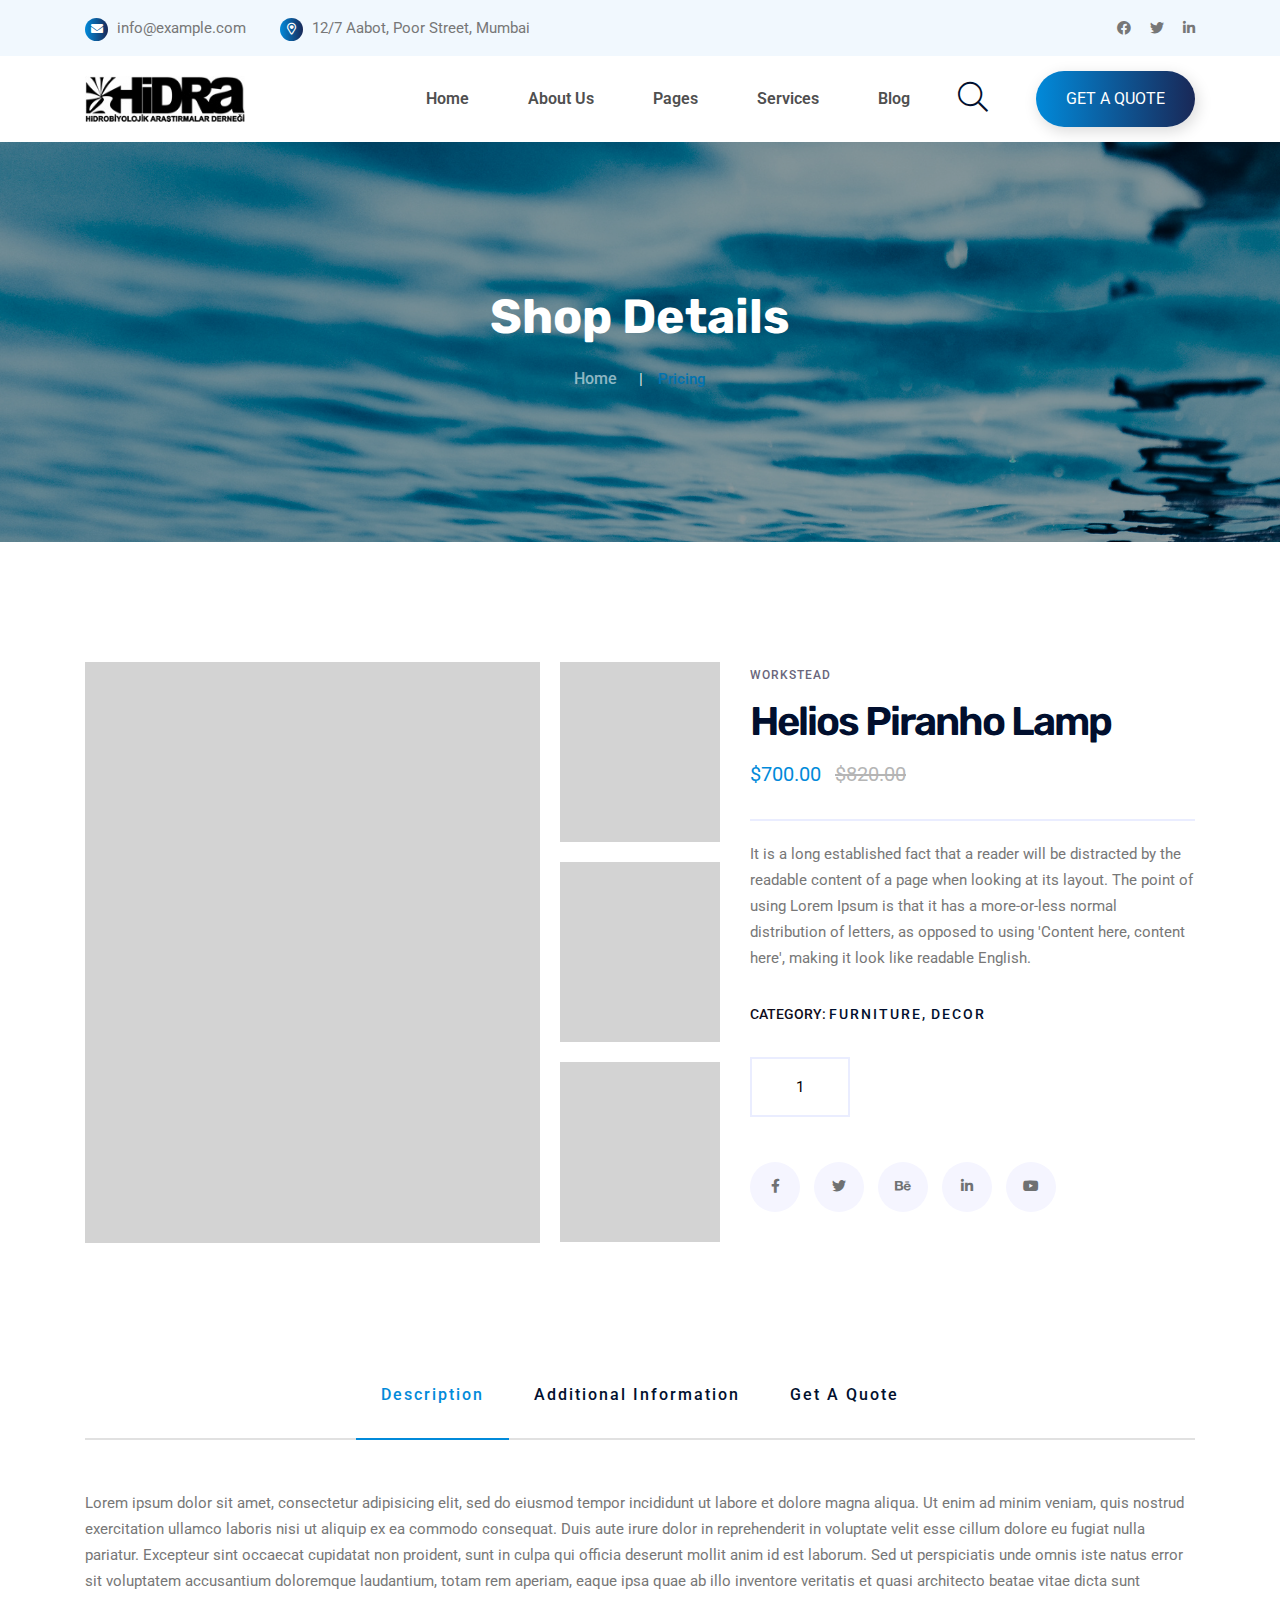
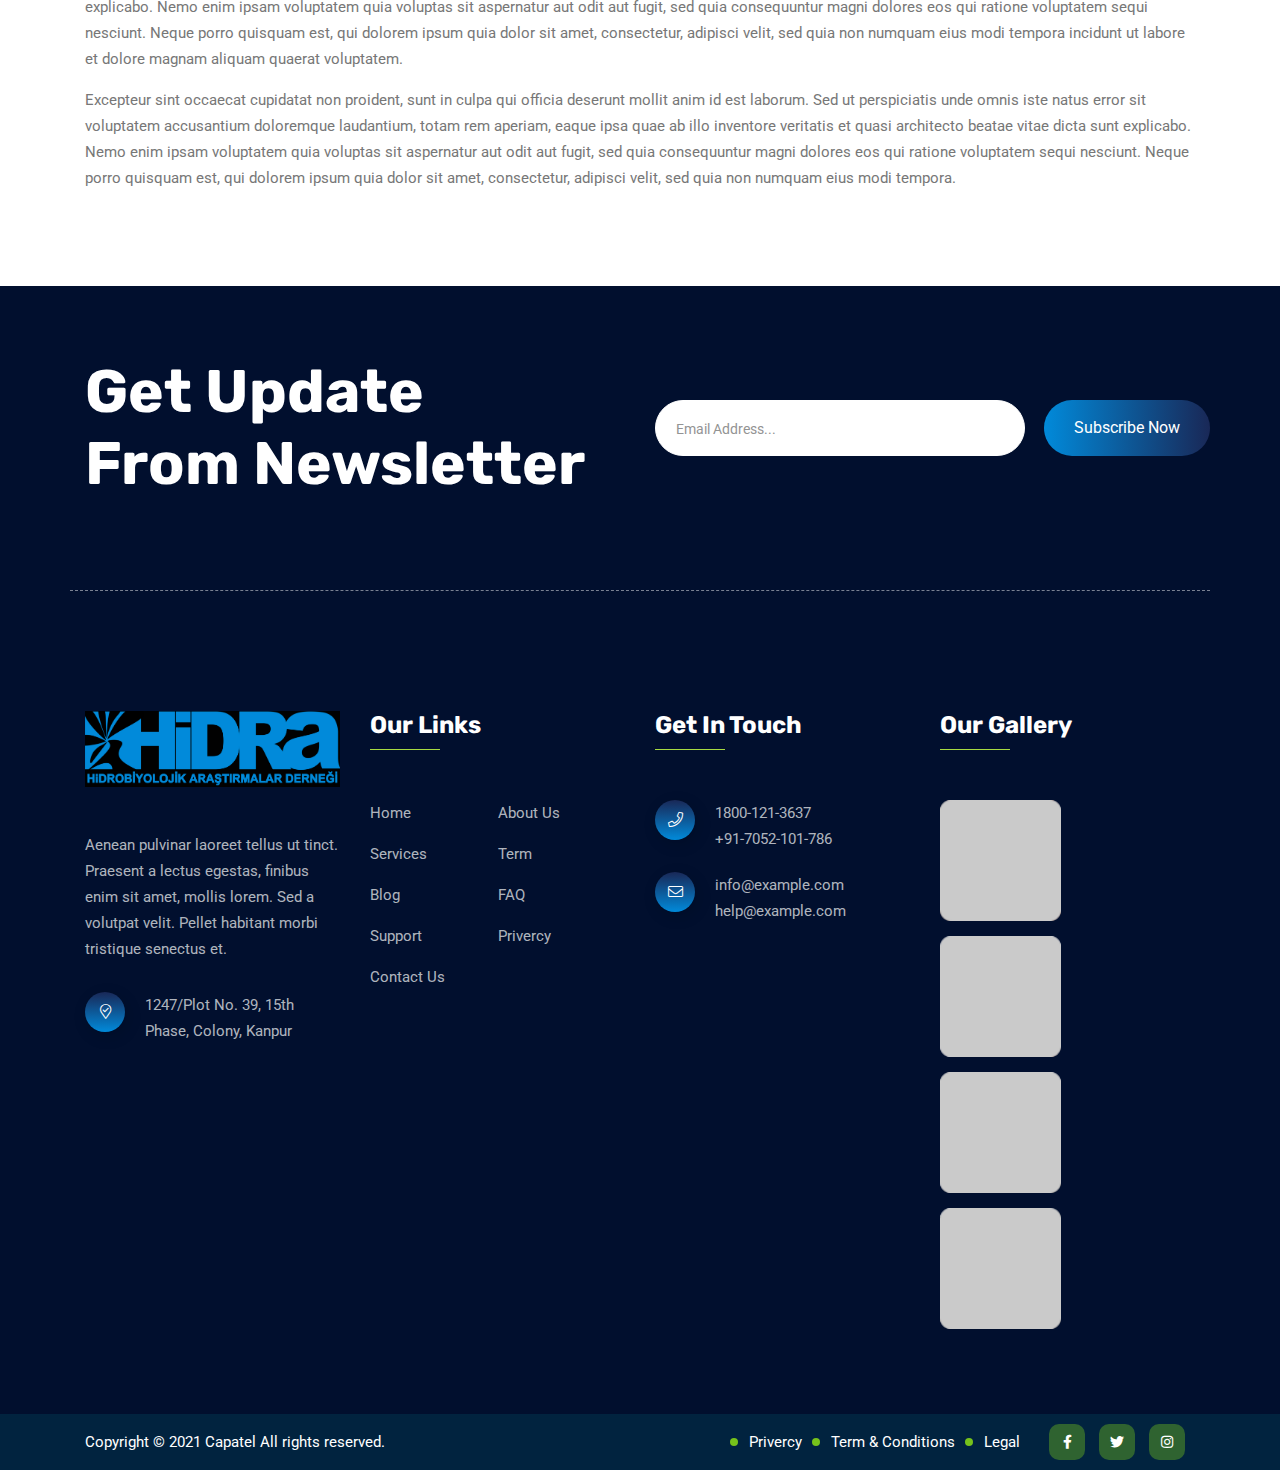
<file: shop-details.html>
<!doctype html>
<html class="no-js" lang="zxx">
    <head>
        <meta charset="utf-8">
        <meta http-equiv="x-ua-compatible" content="ie=edge">
        <title>Capatel - Solar Energy HTML Template</title>
        <meta name="description" content="">
        <meta name="viewport" content="width=device-width, initial-scale=1">
		<link rel="shortcut icon" type="image/x-icon" href="img/favicon.ico">
        <!-- Place favicon.ico in the root directory -->

		<!-- CSS here -->
        <link rel="stylesheet" href="css/bootstrap.min.css">
        <link rel="stylesheet" href="css/animate.min.css">
        <link rel="stylesheet" href="css/magnific-popup.css">
        <link rel="stylesheet" href="fontawesome/css/all.min.css">
        <link rel="stylesheet" href="font-flaticon/flaticon.css">
        <link rel="stylesheet" href="css/dripicons.css">
        <link rel="stylesheet" href="css/slick.css">
        <link rel="stylesheet" href="css/meanmenu.css">
        <link rel="stylesheet" href="css/default.css">
        <link rel="stylesheet" href="css/style.css">
        <link rel="stylesheet" href="css/responsive.css">
    </head>
    <body>
      <!-- header -->
        <header class="header-area">  
            <div class="header-top second-header d-none d-md-block">
                <div class="container">
                    <div class="row align-items-center">                                              
                        <div class="col-lg-6 col-md-8 d-none  d-md-block">
                            <div class="header-cta">
                                <ul>                                   
                                    <li>
                                        <i class="fas fa-envelope"></i>
                                      
                                        <span>info@example.com</span>
                                    </li>
                                     <li>
                                      <i class="far fa-map-marker-alt"></i>
                                        <span>12/7 Aabot, Poor Street, Mumbai</span>
                                    </li>
                                </ul>
                            </div>
                        </div>
                         <div class="col-lg-6 col-md-6 d-none d-lg-block">
                             <div class="header-social text-right">
                            <span>
                                <a href="#" title="Facebook"><i class="fab fa-facebook"></i></a>
                                <a href="#" title="Twitter"><i class="fab fa-twitter"></i></a>
                                <a href="#" title="LinkedIn"><i class="fab fa-linkedin-in"></i></a>                               
                               </span>                    
                               <!--  /social media icon redux -->                               
                        </div>
                        </div>
                         
                    </div>
                </div>
            </div>
			 <div id="header-sticky" class="menu-area">
                <div class="container">
                    <div class="second-menu">
                        <div class="row align-items-center">
                            <div class="col-xl-2 col-lg-2">
                                <div class="logo">
                                    <a href="index.html"><img src="img/logo/logo.png" alt="logo"></a>
                                </div>
                            </div>
                           <div class="col-xl-7 col-lg-7">
                              
                                <div class="main-menu text-right text-xl-right">
                                    <nav id="mobile-menu">
                                        <ul>
                                            <li class="has-sub">
												<a href="index.html">Home</a>
												<ul>
                                                    <li><a href="index.html">Home Page 01</a></li>
                                                    <li><a href="index-2.html">Home Page 02</a></li>

												</ul>
											</li>
                                            <li><a href="about.html">About Us</a></li>
                                            <li class="has-sub"><a href="#">Pages</a>
												<ul>
                                                    <li><a href="projects.html">Project</a></li>
                                                    <li><a href="projects-detail.html">Project Details</a></li>

                                                    <li><a href="pricing.html">Pricing</a></li>
                                                    <li><a href="team.html">Team</a></li>
                                                    <li><a href="faq.html">Faq</a></li>
                                                    <li><a href="shop.html">Shop</a></li>
                                                    <li><a href="shop-details.html">Shop Details</a>
												</li></ul>
											</li>
                                            <li class="has-sub"> 
                                              <a href="services.html">Services</a>
                                                <ul>
                                                     <li><a href="services.html">Services</a></li>
                                                    <li><a href="services-detail.html">Services Details</a></li>
												</ul>
                                            </li>
                                           
											<li class="has-sub"> 
                                                <a href="blog.html">Blog</a>
                                                <ul>
                                                    <li><a href="blog.html">Blog</a></li>
                                                    <li><a href="blog-details.html">Blog Details</a></li>
												</ul>
                                            </li>
                                                                        
										
                                          
                                        </ul>
                                    </nav>
                                </div>
                            </div>   
                             <div class="col-xl-1 col-lg-1 text-center d-none d-lg-block mt-15 mb-15">
                                <a href="contact.html" class="menu-tigger"><i class="fal fa-search"></i></a>
                            </div>
                            <div class="col-xl-2 col-lg-2 text-right d-none d-lg-block mt-15 mb-15">
                                <a href="contact.html" class="btn ss-btn">Get A Quote</a>
                            </div>
                          
                            
                                <div class="col-12">
                                    <div class="mobile-menu"></div>
                                </div>
                        </div>
                    </div>
                </div>
            </div>
        </header>
        <!-- header-end -->
        <!-- offcanvas-area -->
                <div class="offcanvas-menu">
                <span class="menu-close"><i class="fas fa-times"></i></span>
              <form role="search" method="get" id="searchform"   class="searchform" action="http://wordpress.zcube.in/xconsulta/">
                                <input type="text" name="s" id="search" value="" placeholder="Search"  />
                                <button><i class="fa fa-search"></i></button>
                            </form>

                    
                    <div id="cssmenu3" class="menu-one-page-menu-container">
                        <ul id="menu-one-page-menu-2" class="menu">
                            <li class="menu-item menu-item-type-custom menu-item-object-custom"><a href="index.html">Home</a></li>
                            <li class="menu-item menu-item-type-custom menu-item-object-custom"><a href="about.html">About Us</a></li>
                            <li class="menu-item menu-item-type-custom menu-item-object-custom"><a href="services.html">Services</a></li>
                             <li class="menu-item menu-item-type-custom menu-item-object-custom"><a href="pricing.html">Pricing </a></li>
                             <li class="menu-item menu-item-type-custom menu-item-object-custom"><a href="team.html">Team </a></li>
                             
                             <li class="menu-item menu-item-type-custom menu-item-object-custom"><a href="projects.html">Gallery Study</a></li>
                             <li class="menu-item menu-item-type-custom menu-item-object-custom"><a href="blog.html">Blog</a></li>
                            <li class="menu-item menu-item-type-custom menu-item-object-custom"><a href="contact.html">Contact</a></li>
                        </ul>
                    </div>  
                    
                    <div id="cssmenu2" class="menu-one-page-menu-container">
                        <ul id="menu-one-page-menu-1" class="menu">
                            <li class="menu-item menu-item-type-custom menu-item-object-custom"><a href="#home"><span>+8 12 3456897</span></a></li>
                            <li class="menu-item menu-item-type-custom menu-item-object-custom"><a href="#howitwork"><span>info@example.com</span></a></li>
                        </ul>
                    </div>                
            </div>
            <div class="offcanvas-overly"></div>
                 <!-- offcanvas-end -->
        <!-- main-area -->
        <main>
            
            <!-- search-popup -->
		<div class="modal fade bs-example-modal-lg search-bg popup1" tabindex="-1" role="dialog">
			<div class="modal-dialog modal-lg" role="document">
				<div class="modal-content search-popup">
					<div class="text-center">
						<a href="#" class="close2" data-dismiss="modal" aria-label="Close">× close</a>
					</div>
					<div class="row search-outer">
						<div class="col-md-11"><input type="text" placeholder="Search for products..." /></div>
						<div class="col-md-1 text-right"><a href="#"><i class="fa fa-search" aria-hidden="true"></i></a></div>
					</div>
				</div>
			</div>
		</div>
		<!-- /search-popup -->
            <!-- breadcrumb-area -->
             <section class="breadcrumb-area d-flex align-items-center" style="background-image:url(img/testimonial/test-bg.png)">
                <div class="container">
                    <div class="row align-items-center">
                        <div class="col-xl-12 col-lg-12">
                            <div class="breadcrumb-wrap text-left">
                                <div class="breadcrumb-title">
                                    <h2>Shop Details</h2>    
                                    <div class="breadcrumb-wrap">
                              
                                <nav aria-label="breadcrumb">
                                    <ol class="breadcrumb">
                                        <li class="breadcrumb-item"><a href="index.html">Home</a></li>
                                        <li class="breadcrumb-item active" aria-current="page">Pricing</li>
                                    </ol>
                                </nav>
                            </div>
                                </div>
                            </div>
                        </div>
                        
                    </div>
                </div>
            </section>
            <!-- breadcrumb-area-end -->
            
		  
			<!-- shop-banner-area start -->
        <section class="shop-banner-area pt-120 pb-90 " data-animation="fadeInUp animated" data-delay=".2s">
            <div class="container">
                <div class="row">
                    <div class="col-xl-7">
                        <div class="shop-thumb-tab mb-30">
                            <ul class="nav" id="myTab2" role="tablist">
                                <li class="nav-item">
                                    <a class="nav-link active" id="home-tab" data-toggle="tab" href="#home" role="tab"
                                        aria-selected="true"><img src="img/shop/details/thumb1.jpg" alt=""> </a>
                                </li>
                                <li class="nav-item">
                                    <a class="nav-link" id="profile-tab" data-toggle="tab" href="#profile" role="tab"
                                        aria-selected="false"><img src="img/shop/details/thumb2.jpg" alt=""></a>
                                </li>
                                <li class="nav-item">
                                    <a class="nav-link" id="profile-tab2" data-toggle="tab" href="#profile1" role="tab"
                                        aria-selected="false"><img src="img/shop/details/thumb3.jpg" alt=""></a>
                                </li>
                            </ul>
                        </div>
                        <div class="product-details-img mb-30">
                            <div class="tab-content" id="myTabContent2">
                                <div class="tab-pane fade show active" id="home" role="tabpanel">
                                    <div class="product-large-img">
                                        <img src="img/shop/details/large1.jpg" alt="">
                                    </div>
                                </div>
                                <div class="tab-pane fade" id="profile" role="tabpanel">
                                    <div class="product-large-img">
                                        <img src="img/shop/details/large2.jpg" alt="">
                                    </div>
                                </div>
                                <div class="tab-pane fade" id="profile1" role="tabpanel">
                                    <div class="product-large-img">
                                        <img src="img/shop/details/large3.jpg" alt="">
                                    </div>
                                </div>
                            </div>
                        </div>
                    </div>
                    <div class="col-xl-5">
                        <div class="product-details mb-30">
                            <div class="product-details-title">
                                <p>Workstead</p>
                                <h1>Helios Piranho Lamp</h1>
                                <div class="price details-price pb-30 mb-20">
                                    <span>$700.00</span>
                                    <span class="old-price">$820.00</span>
                                </div>
                            </div>
                            <p>It is a long established fact that a reader will be distracted by the readable content of a page
                                when looking at its
                                layout. The point of using Lorem Ipsum is that it has a more-or-less normal distribution of
                                letters, as opposed to
                                using 'Content here, content here', making it look like readable English.</p>
                            <div class="product-cat mt-30 mb-30">
                                <span>Category: </span>
                                <a href="#">furniture,</a>
                                <a href="#">decor</a>
                            </div>                            
                            <div class="product-details-action">
                                <form action="#">
                                    <div class="plus-minus">
                                        <div class="cart-plus-minus"><input type="text" value="1" /></div>
                                    </div>
                                    <button class="btn btn-black" type="submit">add to cart</button>                                   
                                </form>
                            </div>
							<div class="product-social mt-45">
                                <a href="#"><i class="fab fa-facebook-f"></i></a>
                                <a href="#"><i class="fab fa-twitter"></i></a>
                                <a href="#"><i class="fab fa-behance"></i></a>
                                <a href="#"><i class="fab fa-linkedin-in"></i></a>
                                <a href="#"><i class="fab fa-youtube"></i></a>
                            </div>
                        </div>
                    </div>
                </div>
            </div>
        </section>
        <!-- shop-banner-area end -->
        <!-- product-desc-area start -->
        <section class="product-desc-area pb-55">
            <div class="container">
                <div class="row">
                    <div class="col-12">
                        <div class="bakix-details-tab">
                            <ul class="nav text-center justify-content-center pb-30 mb-50" id="myTab" role="tablist">
                                <li class="nav-item">
                                    <a class="nav-link active" id="desc-tab" data-toggle="tab" href="#id-desc" role="tab"
                                        aria-controls="home" aria-selected="true">Description </a>
                                </li>
                                <li class="nav-item">
                                    <a class="nav-link" id="id-add-in" data-toggle="tab" href="#id-add" role="tab"
                                        aria-controls="profile" aria-selected="false">Additional Information</a>
                                </li>
                                <li class="nav-item">
                                    <a class="nav-link" id="id-r" data-toggle="tab" href="#id-rev" role="tab"
                                        aria-controls="profile" aria-selected="false"> Get A Quote </a>
                                </li>
                            </ul>
                        </div>
                        <div class="tab-content" id="myTabContent">
                            <div class="tab-pane fade show active" id="id-desc" role="tabpanel" aria-labelledby="desc-tab">
                                <div class="event-text mb-40">
                                    <p>Lorem ipsum dolor sit amet, consectetur adipisicing elit, sed do eiusmod tempor
                                        incididunt ut labore et dolore magna
                                        aliqua. Ut enim ad minim veniam, quis nostrud exercitation ullamco laboris nisi
                                        ut aliquip ex ea commodo consequat.
                                        Duis aute irure dolor in reprehenderit in voluptate velit esse cillum dolore eu
                                        fugiat nulla pariatur. Excepteur sint
                                        occaecat cupidatat non proident, sunt in culpa qui officia deserunt mollit anim
                                        id est laborum. Sed ut perspiciatis
                                        unde omnis iste natus error sit voluptatem accusantium doloremque laudantium,
                                        totam rem aperiam, eaque ipsa quae ab
                                        illo inventore veritatis et quasi architecto beatae vitae dicta sunt explicabo.
                                        Nemo enim ipsam voluptatem quia
                                        voluptas sit aspernatur aut odit aut fugit, sed quia consequuntur magni dolores
                                        eos qui ratione voluptatem sequi
                                        nesciunt. Neque porro quisquam est, qui dolorem ipsum quia dolor sit amet,
                                        consectetur, adipisci velit, sed quia non
                                        numquam eius modi tempora incidunt ut labore et dolore magnam aliquam quaerat
                                        voluptatem.</p>
                                    <p>Excepteur sint occaecat cupidatat non proident, sunt in culpa qui officia
                                        deserunt mollit anim id est laborum. Sed ut
                                        perspiciatis unde omnis iste natus error sit voluptatem accusantium doloremque
                                        laudantium, totam rem aperiam, eaque
                                        ipsa quae ab illo inventore veritatis et quasi architecto beatae vitae dicta
                                        sunt explicabo. Nemo enim ipsam voluptatem
                                        quia voluptas sit aspernatur aut odit aut fugit, sed quia consequuntur magni
                                        dolores eos qui ratione voluptatem sequi
                                        nesciunt. Neque porro quisquam est, qui dolorem ipsum quia dolor sit amet,
                                        consectetur, adipisci velit, sed quia non
                                        numquam eius modi tempora.</p>
                                </div>
                            </div>
                            <div class="tab-pane fade" id="id-add" role="tabpanel" aria-labelledby="id-add-in">
                                <div class="additional-info">
                                    <div class="table-responsive">
                                        <h4>Additional information</h4>
                                        <table class="table">
                                            <tbody>
                                                <tr>
                                                    <th>Weight</th>
                                                    <td class="product_weight">1.4 oz</td>
                                                </tr>
                                                <tr>
                                                    <th>Dimensions</th>
                                                    <td class="product_dimensions">62 × 56 × 12 in</td>
                                                </tr>
                                                <tr>
                                                    <th>Size</th>
                                                    <td class="product_dimensions">XL, XXL, LG, SM, MD</td>
                                                </tr>
                                            </tbody>
                                        </table>
                                    </div>
                                </div>
                            </div>
                            <div class="tab-pane fade" id="id-rev" role="tabpanel" aria-labelledby="id-r">
                                <div class="contact-bg02 text-center">
                            <div class="section-title  mb-50">
                                <h2>
                                    Get A Quote
                                </h2>
                              
                            </div>
                                
						<form action="mail.php" method="post" class="contact-form mt-30">
							<div class="row">
                            <div class="col-lg-6">
                                <div class="contact-field p-relative c-name mb-30">                                    
                                    <input type="text" id="firstn" name="firstn" placeholder="First Name" required="">
                                </div>                               
                            </div>
							<div class="col-lg-6">                               
                                <div class="contact-field p-relative c-email mb-30">                                    
                                    <input type="text" id="lastn" name="lastn" placeholder="Last Name" required="">
                                </div>                                
                            </div>
							<div class="col-lg-6">                               
                                <div class="contact-field p-relative c-subject mb-30">                                   
                                    <input type="text" id="email" name="email" placeholder="Eamil" required="">
                                </div>
                            </div>		
                            <div class="col-lg-6">                               
                                <div class="contact-field p-relative c-subject mb-30">                                   
                                    <input type="text" id="phone" name="phone" placeholder="Phone No." required="">
                                </div>
                            </div>	
                            <div class="col-lg-12">                               
                                <div class="contact-field p-relative c-option mb-30">                                      
                                    <input type="text" id="product-name" name="product-name" placeholder="Product Name" required="">
                                </div>
                            </div>
                            <div class="col-lg-12">
                                <div class="contact-field p-relative c-message mb-30">                                  
                                    <textarea name="message" id="message" cols="30" rows="10" placeholder="Write comments"></textarea>
                                </div>
                                <div class="slider-btn mb-70">                                          
                                            <button class="btn ss-btn active" data-animation="fadeInRight" data-delay=".8s">Submit Now</button>				
                                        </div>                             
                            </div>
                            </div>
                        
                    </form>
                            
                            </div>
                            </div>
                        </div>
                    </div>
                </div>
            </div>
        </section>
        <!-- product-desc-area end -->
        
        </main>
        <!-- main-area-end -->
<!-- footer -->
        <footer class="footer-bg footer-p">
            <div class="footer-top-heiding pt-70 pb-120">
                <div class="container">
                    <div class="row align-items-center">
                        <div class="col-lg-6">
                            <div class="section-title">        
                                <h2> Get Update<br> From Newsletter</h2>
                               
                            </div>
                        </div>
                         <div class="col-xl-6 col-lg-6">
                             <div class="newslater-area">
                                <form name="ajax-form" id="contact-form4" action="#" method="post" class="contact-form newslater">
                               <div class="form-group">
                                  <input class="form-control" id="email2" name="email" type="email" placeholder="Email Address..." value="" required=""> 
                                  <button type="submit" class="btn btn-custom" id="send2">Subscribe Now</button>
                               </div>
                               <!-- /Form-email -->	
                            </form>
                             </div>
                            
                        </div>
                    </div>
                </div>
            
            </div>
             <div class="footer-top pb-40">
                <div class="container">
                    <div class="row justify-content-between">
                        
                          <div class="col-xl-3 col-lg-3 col-sm-6">
                            <div class="footer-widget mb-30">
                                <div class="f-widget-title mb-45">
                                   <img src="img/logo/f_logo.png" alt="img">
                                </div>
                                <div class="footer-link">
                                    Aenean pulvinar laoreet tellus ut tinct. Praesent a lectus egestas, finibus enim sit amet, mollis lorem. Sed a volutpat velit. Pellet habitant morbi tristique senectus et.
                                </div>
                                <div class="f-contact mt-30">
                                    <ul>
                                
                                    <li>
                                        <i class="icon fal fa-map-marker-check"></i>
                                        <span>1247/Plot No. 39, 15th
Phase, Colony, Kanpur</span>
                                    </li>
                                    
                                </ul>
                                    
                                    </div>
                               
                              
                            </div>
                        </div>
						<div class="col-xl-3 col-lg-3 col-sm-6">
                            <div class="footer-widget mb-30">
                                <div class="f-widget-title">
                                    <h2>Our Links</h2>
                                </div>
                                <div class="footer-link">
                                    <ul>                                        
                                        <li><a href="index.html">Home</a></li>
                                        <li><a href="about.html"> About Us</a></li>
                                        <li><a href="services.html"> Services </a></li>
                                         <li><a href="#">Term</a></li>
                                        <li><a href="blog.html">Blog </a></li>
                                         <li><a href="faq.html">FAQ</a></li>
                                        <li><a href="#">Support</a></li>
                                        <li><a href="#">Privercy</a></li>
                                          <li><a href="contact.html"> Contact Us</a></li>
                                       
                                    </ul>
                                </div>
                            </div>
                        </div>
                        <div class="col-xl-3 col-lg-3 col-sm-6">
                            
                            <div class="footer-widget mb-30">
                                 <div class="f-widget-title">
                                    <h2>Get In Touch</h2>
                                </div>
                               <div class="f-contact">
                                    <ul>
                                    <li>
                                        <i class="icon fal fa-phone"></i>
                                        <span>1800-121-3637<br>+91-7052-101-786</span>
                                    </li>
                                   <li><i class="icon fal fa-envelope"></i>
                                        <span>
                                            <a href="mailto:info@example.com">info@example.com</a>
                                       <br>
                                       <a href="mailto:help@example.com">help@example.com</a>
                                       </span>
                                    </li>
                                    
                                    
                                </ul>
                                    
                                    </div>
                            </div>
                        </div>  
                       <div class="col-xl-3 col-lg-3 col-sm-6">
                            <div class="footer-widget mb-30">
                                <div class="f-widget-title">
                                    <h2>Our Gallery</h2>
                                </div>
                                <div class="f-insta">
                                    <ul>
                                        <li><a href="img/instagram/f-galler-01.png" class="popup-image"><img src="img/instagram/f-galler-01.png" alt="img"></a></li>
                                       <li><a href="img/instagram/f-galler-02.png" class="popup-image"><img src="img/instagram/f-galler-02.png" alt="img"></a></li>
                                        <li><a href="img/instagram/f-galler-03.png" class="popup-image"><img src="img/instagram/f-galler-03.png" alt="img"></a></li>
                                        <li><a href="img/instagram/f-galler-04.png" class="popup-image"><img src="img/instagram/f-galler-04.png" alt="img"></a></li>
                                      
                                        
                                    </ul>
                                </div>
                            </div>
                        </div>  
                      
                        
                    </div>
                </div>
            </div>
            <div class="copyright-wrap">
                <div class="container">
                    <div class="row align-items-center">
                        <div class="col-lg-6">                         
                              Copyright © 2021 Capatel All rights reserved.  
                        </div>
                        <div class="col-lg-6 text-right text-xl-right">                       
                            <ul>
                                <li><a href="#">Privercy</a></li>
                                <li><a href="#">Term &amp; Conditions</a></li>
                                <li><a href="#">Legal</a></li>
                                <li> <span class="footer-social">                                    
                                    <a href="#"><i class="fab fa-facebook-f"></i></a>
                                    <a href="#"><i class="fab fa-twitter"></i></a>
                                    <a href="#"><i class="fab fa-instagram"></i></a>
                                </span></li>
                            </ul>                 
                        </div>
                        
                    </div>
                </div>
            </div>
        </footer>
        <!-- footer-end -->



		<!-- JS here -->
        <script src="js/vendor/modernizr-3.5.0.min.js"></script>
        <script src="js/vendor/jquery-3.6.0.min.js"></script>
        <script src="js/popper.min.js"></script>
        <script src="js/bootstrap.min.js"></script>
        <script src="js/slick.min.js"></script>
        <script src="js/ajax-form.js"></script>
        <script src="js/paroller.js"></script>
        <script src="js/wow.min.js"></script>
        <script src="js/js_isotope.pkgd.min.js"></script>
        <script src="js/imagesloaded.min.js"></script>
        <script src="js/parallax.min.js"></script>
         <script src="js/jquery.waypoints.min.js"></script>
        <script src="js/jquery.counterup.min.js"></script>
        <script src="js/jquery.scrollUp.min.js"></script>
        <script src="js/jquery.meanmenu.min.js"></script>
        <script src="js/parallax-scroll.js"></script>
        <script src="js/jquery.magnific-popup.min.js"></script>
        <script src="js/element-in-view.js"></script>
        <script src="js/main.js"></script>
    </body>
</html>
</file>
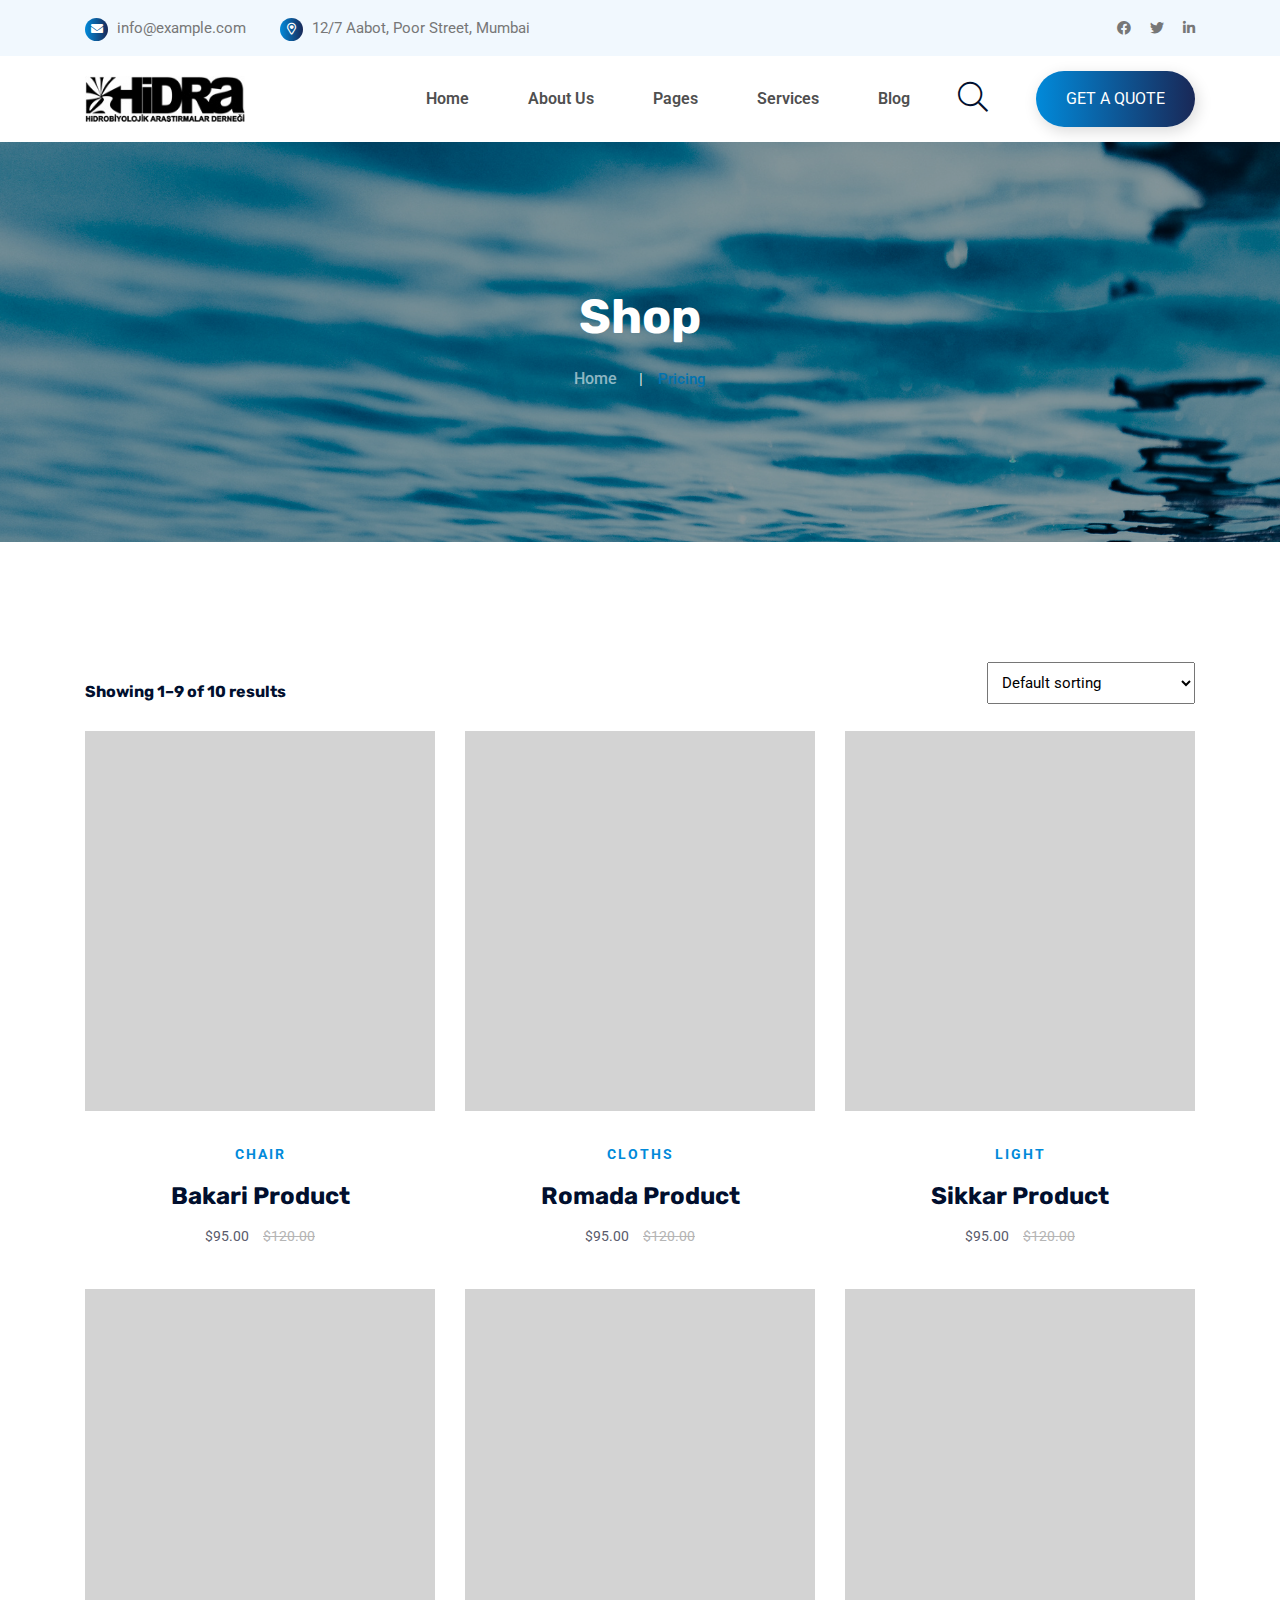
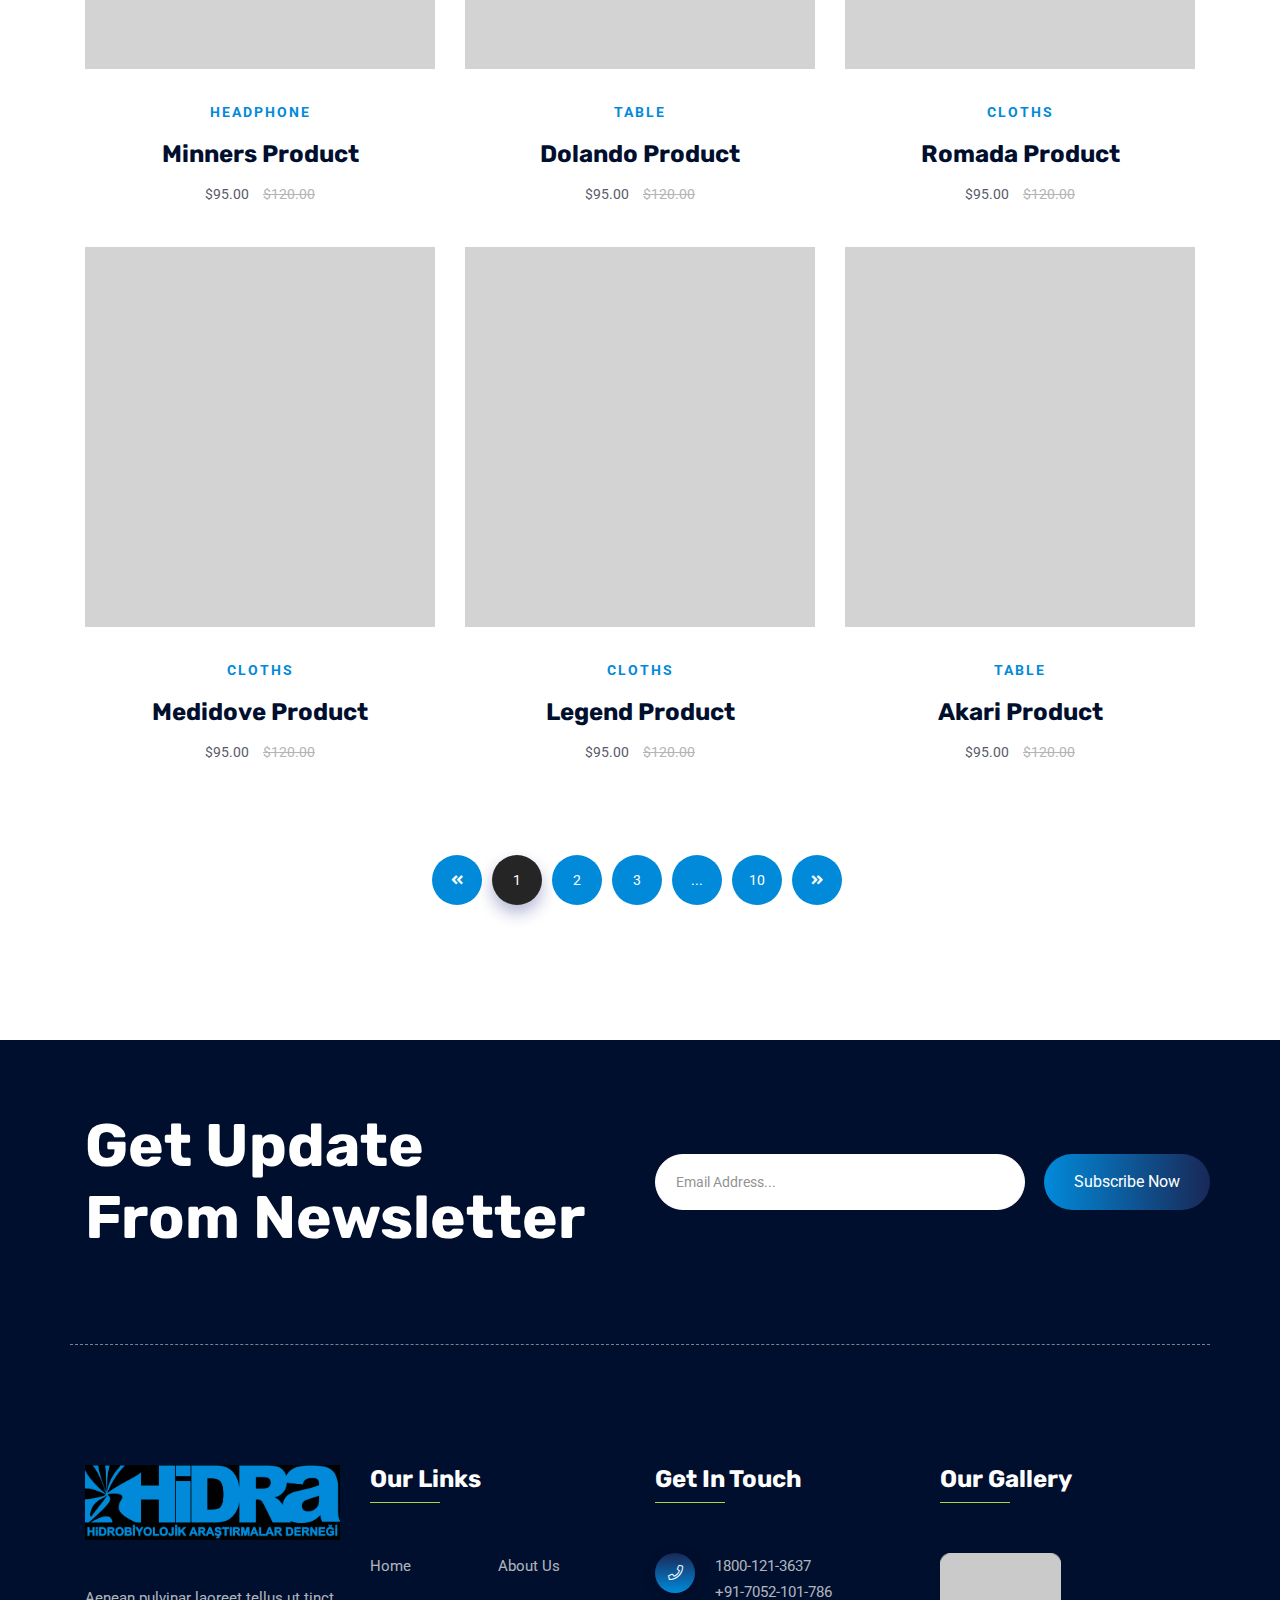
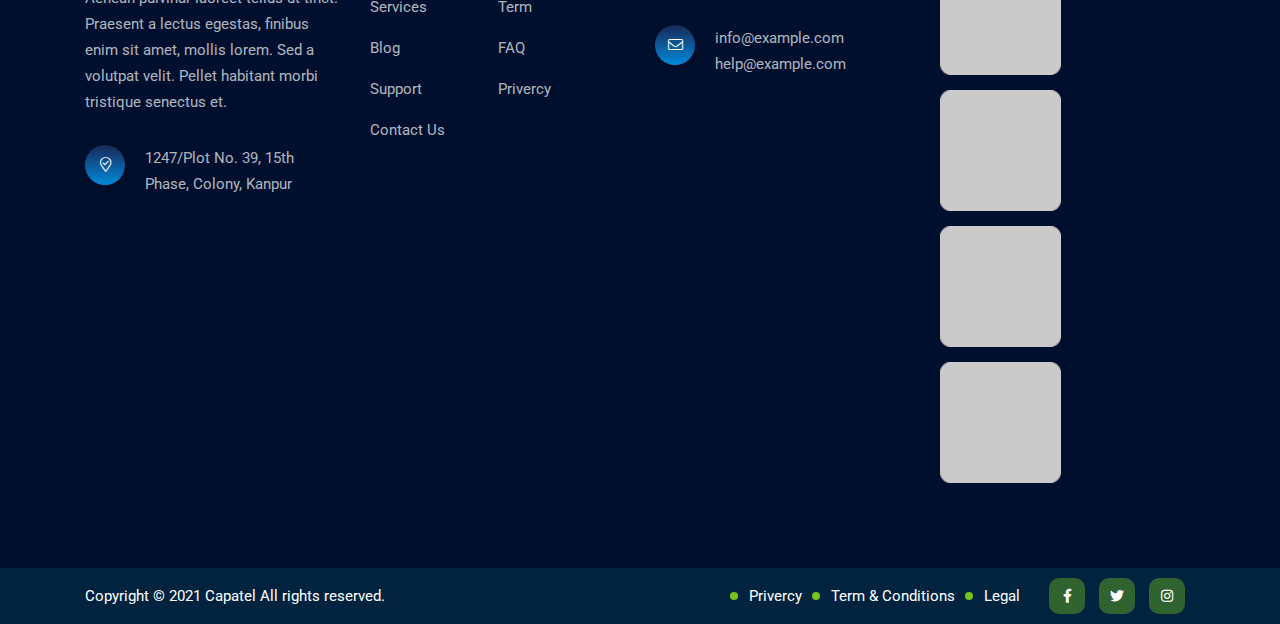
<file: shop.html>
<!doctype html>
<html class="no-js" lang="zxx">
    <head>
        <meta charset="utf-8">
        <meta http-equiv="x-ua-compatible" content="ie=edge">
        <title>Capatel - Solar Energy HTML Template</title>
        <meta name="description" content="">
        <meta name="viewport" content="width=device-width, initial-scale=1">
		<link rel="shortcut icon" type="image/x-icon" href="img/favicon.ico">
        <!-- Place favicon.ico in the root directory -->

		<!-- CSS here -->
        <link rel="stylesheet" href="css/bootstrap.min.css">
        <link rel="stylesheet" href="css/animate.min.css">
        <link rel="stylesheet" href="css/magnific-popup.css">
        <link rel="stylesheet" href="fontawesome/css/all.min.css">
        <link rel="stylesheet" href="font-flaticon/flaticon.css">
        <link rel="stylesheet" href="css/dripicons.css">
        <link rel="stylesheet" href="css/slick.css">
        <link rel="stylesheet" href="css/meanmenu.css">
        <link rel="stylesheet" href="css/default.css">
        <link rel="stylesheet" href="css/style.css">
        <link rel="stylesheet" href="css/responsive.css">
    </head>
    <body>
     <!-- header -->
        <header class="header-area">  
            <div class="header-top second-header d-none d-md-block">
                <div class="container">
                    <div class="row align-items-center">                                              
                        <div class="col-lg-6 col-md-8 d-none  d-md-block">
                            <div class="header-cta">
                                <ul>                                   
                                    <li>
                                        <i class="fas fa-envelope"></i>
                                      
                                        <span>info@example.com</span>
                                    </li>
                                     <li>
                                      <i class="far fa-map-marker-alt"></i>
                                        <span>12/7 Aabot, Poor Street, Mumbai</span>
                                    </li>
                                </ul>
                            </div>
                        </div>
                         <div class="col-lg-6 col-md-6 d-none d-lg-block">
                             <div class="header-social text-right">
                            <span>
                                <a href="#" title="Facebook"><i class="fab fa-facebook"></i></a>
                                <a href="#" title="Twitter"><i class="fab fa-twitter"></i></a>
                                <a href="#" title="LinkedIn"><i class="fab fa-linkedin-in"></i></a>                               
                               </span>                    
                               <!--  /social media icon redux -->                               
                        </div>
                        </div>
                         
                    </div>
                </div>
            </div>
			 <div id="header-sticky" class="menu-area">
                <div class="container">
                    <div class="second-menu">
                        <div class="row align-items-center">
                            <div class="col-xl-2 col-lg-2">
                                <div class="logo">
                                    <a href="index.html"><img src="img/logo/logo.png" alt="logo"></a>
                                </div>
                            </div>
                           <div class="col-xl-7 col-lg-7">
                              
                                <div class="main-menu text-right text-xl-right">
                                    <nav id="mobile-menu">
                                        <ul>
                                            <li class="has-sub">
												<a href="index.html">Home</a>
												<ul>
                                                    <li><a href="index.html">Home Page 01</a></li>
                                                    <li><a href="index-2.html">Home Page 02</a></li>

												</ul>
											</li>
                                            <li><a href="about.html">About Us</a></li>
                                            <li class="has-sub"><a href="#">Pages</a>
												<ul>
                                                    <li><a href="projects.html">Project</a></li>
                                                    <li><a href="projects-detail.html">Project Details</a></li>

                                                    <li><a href="pricing.html">Pricing</a></li>
                                                    <li><a href="team.html">Team</a></li>
                                                    <li><a href="faq.html">Faq</a></li>
                                                    <li><a href="shop.html">Shop</a></li>
                                                    <li><a href="shop-details.html">Shop Details</a>
												</li></ul>
											</li>
                                            <li class="has-sub"> 
                                              <a href="services.html">Services</a>
                                                <ul>
                                                     <li><a href="services.html">Services</a></li>
                                                    <li><a href="services-detail.html">Services Details</a></li>
												</ul>
                                            </li>
                                           
											<li class="has-sub"> 
                                                <a href="blog.html">Blog</a>
                                                <ul>
                                                    <li><a href="blog.html">Blog</a></li>
                                                    <li><a href="blog-details.html">Blog Details</a></li>
												</ul>
                                            </li>
                                                                        
										
                                          
                                        </ul>
                                    </nav>
                                </div>
                            </div>   
                             <div class="col-xl-1 col-lg-1 text-center d-none d-lg-block mt-15 mb-15">
                                <a href="contact.html" class="menu-tigger"><i class="fal fa-search"></i></a>
                            </div>
                            <div class="col-xl-2 col-lg-2 text-right d-none d-lg-block mt-15 mb-15">
                                <a href="contact.html" class="btn ss-btn">Get A Quote</a>
                            </div>
                          
                            
                                <div class="col-12">
                                    <div class="mobile-menu"></div>
                                </div>
                        </div>
                    </div>
                </div>
            </div>
        </header>
        <!-- header-end -->
        <!-- offcanvas-area -->
                <div class="offcanvas-menu">
                <span class="menu-close"><i class="fas fa-times"></i></span>
              <form role="search" method="get" id="searchform"   class="searchform" action="http://wordpress.zcube.in/xconsulta/">
                                <input type="text" name="s" id="search" value="" placeholder="Search"  />
                                <button><i class="fa fa-search"></i></button>
                            </form>

                    
                    <div id="cssmenu3" class="menu-one-page-menu-container">
                        <ul id="menu-one-page-menu-2" class="menu">
                            <li class="menu-item menu-item-type-custom menu-item-object-custom"><a href="index.html">Home</a></li>
                            <li class="menu-item menu-item-type-custom menu-item-object-custom"><a href="about.html">About Us</a></li>
                            <li class="menu-item menu-item-type-custom menu-item-object-custom"><a href="services.html">Services</a></li>
                             <li class="menu-item menu-item-type-custom menu-item-object-custom"><a href="pricing.html">Pricing </a></li>
                             <li class="menu-item menu-item-type-custom menu-item-object-custom"><a href="team.html">Team </a></li>
                             
                             <li class="menu-item menu-item-type-custom menu-item-object-custom"><a href="projects.html">Gallery Study</a></li>
                             <li class="menu-item menu-item-type-custom menu-item-object-custom"><a href="blog.html">Blog</a></li>
                            <li class="menu-item menu-item-type-custom menu-item-object-custom"><a href="contact.html">Contact</a></li>
                        </ul>
                    </div>  
                    
                    <div id="cssmenu2" class="menu-one-page-menu-container">
                        <ul id="menu-one-page-menu-1" class="menu">
                            <li class="menu-item menu-item-type-custom menu-item-object-custom"><a href="#home"><span>+8 12 3456897</span></a></li>
                            <li class="menu-item menu-item-type-custom menu-item-object-custom"><a href="#howitwork"><span>info@example.com</span></a></li>
                        </ul>
                    </div>                
            </div>
            <div class="offcanvas-overly"></div>
                 <!-- offcanvas-end -->
        <!-- main-area -->
        <main>
            
            <!-- search-popup -->
		<div class="modal fade bs-example-modal-lg search-bg popup1" tabindex="-1" role="dialog">
			<div class="modal-dialog modal-lg" role="document">
				<div class="modal-content search-popup">
					<div class="text-center">
						<a href="#" class="close2" data-dismiss="modal" aria-label="Close">× close</a>
					</div>
					<div class="row search-outer">
						<div class="col-md-11"><input type="text" placeholder="Search for products..." /></div>
						<div class="col-md-1 text-right"><a href="#"><i class="fa fa-search" aria-hidden="true"></i></a></div>
					</div>
				</div>
			</div>
		</div>
		<!-- /search-popup -->
            <!-- breadcrumb-area -->
            <section class="breadcrumb-area d-flex align-items-center" style="background-image:url(img/testimonial/test-bg.png)">
                <div class="container">
                    <div class="row align-items-center">
                        <div class="col-xl-12 col-lg-12">
                            <div class="breadcrumb-wrap text-left">
                                <div class="breadcrumb-title">
                                    <h2>Shop</h2>    
                                    <div class="breadcrumb-wrap">
                              
                                <nav aria-label="breadcrumb">
                                    <ol class="breadcrumb">
                                        <li class="breadcrumb-item"><a href="index.html">Home</a></li>
                                        <li class="breadcrumb-item active" aria-current="page">Pricing</li>
                                    </ol>
                                </nav>
                            </div>
                                </div>
                            </div>
                        </div>
                        
                    </div>
                </div>
            </section>
            <!-- breadcrumb-area-end -->
            
			<!-- shop-area -->
            <section class="shop-area pt-120 pb-120 p-relative " data-animation="fadeInUp animated" data-delay=".2s">
                <div class="container">
					<div class="row">
						<div class="col-lg-6 col-sm-6">
						<h6 class="mt-20 mb-30">Showing 1–9 of 10 results</h6>
						</div>
						<div class="col-lg-6 col-sm-6 text-right">
							<select name="orderby" class="orderby" aria-label="Shop order">
								<option value="menu_order" selected="selected">Default sorting</option>
								<option value="popularity">Sort by popularity</option>
								<option value="rating">Sort by average rating</option>
								<option value="date">Sort by latest</option>
								<option value="price">Sort by price: low to high</option>
								<option value="price-desc">Sort by price: high to low</option>
							</select>
						</div>
					</div>
                    <div class="row align-items-center">
                                    <div class="col-lg-4 col-md-6">
                                        <div class="product mb-40">
                                            <div class="product__img">
                                                <a href="shop-details.html"><img src="img/shop/img4.jpg" alt=""></a>
                                                <div class="product-action text-center">
                                                   
                                                    <a href="shop-details.html">Add Cart</a>
                                                    
                                                </div>
                                            </div>
                                            <div class="product__content text-center pt-30">
                                                <span class="pro-cat"><a href="#">Chair</a></span>
                                                <h4 class="pro-title"><a href="shop-details.html">Bakari Product</a></h4>
                                                <div class="price">
                                                    <span>$95.00</span>
                                                    <span class="old-price">$120.00</span>
                                                </div>
                                            </div>
                                        </div>
                                    </div>
                                    <div class="col-lg-4 col-md-6">
                                        <div class="product mb-40">
                                            <div class="product__img">
                                                <a href="shop-details.html"><img src="img/shop/img5.jpg" alt=""></a>
                                                <div class="product-action text-center">
                                                   
                                                    <a href="shop-details.html">Add Cart</a>
                                                    
                                                </div>
                                            </div>
                                            <div class="product__content text-center pt-30">
                                                <span class="pro-cat"><a href="#">Cloths</a></span>
                                                <h4 class="pro-title"><a href="shop-details.html">Romada Product</a></h4>
                                                <div class="price">
                                                    <span>$95.00</span>
                                                    <span class="old-price">$120.00</span>
                                                </div>
                                            </div>
                                        </div>
                                    </div>
                                    <div class="col-lg-4 col-md-6">
                                        <div class="product mb-40">
                                            <div class="product__img">
                                                <a href="shop-details.html"><img src="img/shop/img6.jpg" alt=""></a>
                                                <div class="product-action text-center">
                                                   
                                                    <a href="shop-details.html">Add Cart</a>
                                                    
                                                </div>
                                            </div>
                                            <div class="product__content text-center pt-30">
                                                <span class="pro-cat"><a href="#">Light</a></span>
                                                <h4 class="pro-title"><a href="shop-details.html">Sikkar Product</a></h4>
                                                <div class="price">
                                                    <span>$95.00</span>
                                                    <span class="old-price">$120.00</span>
                                                </div>
                                            </div>
                                        </div>
                                    </div>
                                    <div class="col-lg-4 col-md-6">
                                        <div class="product mb-40">
                                            <div class="product__img">
                                                <a href="shop-details.html"><img src="img/shop/img7.jpg" alt=""></a>
                                                <div class="product-action text-center">
                                                   
                                                    <a href="shop-details.html">Add Cart</a>
                                                    
                                                </div>
                                            </div>
                                            <div class="product__content text-center pt-30">
                                                <span class="pro-cat"><a href="#">Headphone</a></span>
                                                <h4 class="pro-title"><a href="shop-details.html">Minners Product</a></h4>
                                                <div class="price">
                                                    <span>$95.00</span>
                                                    <span class="old-price">$120.00</span>
                                                </div>
                                            </div>
                                        </div>
                                    </div>
                                    <div class="col-lg-4 col-md-6">
                                        <div class="product mb-40">
                                            <div class="product__img">
                                                <a href="shop-details.html"><img src="img/shop/img8.jpg" alt=""></a>
                                                <div class="product-action text-center">
                                                   
                                                    <a href="shop-details.html">Add Cart</a>
                                                    
                                                </div>
                                            </div>
                                            <div class="product__content text-center pt-30">
                                                <span class="pro-cat"><a href="#">table</a></span>
                                                <h4 class="pro-title"><a href="shop-details.html">Dolando Product</a></h4>
                                                <div class="price">
                                                    <span>$95.00</span>
                                                    <span class="old-price">$120.00</span>
                                                </div>
                                            </div>
                                        </div>
                                    </div>
                                    <div class="col-lg-4 col-md-6">
                                        <div class="product mb-40">
                                            <div class="product__img">
                                                <a href="shop-details.html"><img src="img/shop/img9.jpg" alt=""></a>
                                                <div class="product-action text-center">
                                                   
                                                    <a href="shop-details.html">Add Cart</a>
                                                    
                                                </div>
                                            </div>
                                            <div class="product__content text-center pt-30">
                                                <span class="pro-cat"><a href="#">Cloths</a></span>
                                                <h4 class="pro-title"><a href="shop-details.html">Romada Product</a></h4>
                                                <div class="price">
                                                    <span>$95.00</span>
                                                    <span class="old-price">$120.00</span>
                                                </div>
                                            </div>
                                        </div>
                                    </div>
									<div class="col-lg-4 col-md-6">
                                        <div class="product mb-40">
                                            <div class="product__img">
                                                <a href="shop-details.html"><img src="img/shop/img1.jpg" alt=""></a>
                                                <div class="product-action text-center">
                                                   
                                                    <a href="shop-details.html">Add Cart</a>
                                                    
                                                </div>
                                            </div>
                                            <div class="product__content text-center pt-30">
                                                <span class="pro-cat"><a href="#">Cloths</a></span>
                                                <h4 class="pro-title"><a href="shop-details.html">Medidove Product</a></h4>
                                                <div class="price">
                                                    <span>$95.00</span>
                                                    <span class="old-price">$120.00</span>
                                                </div>
                                            </div>
                                        </div>
                                    </div>
                                    <div class="col-lg-4 col-md-6">
                                        <div class="product mb-40">
                                            <div class="product__img">
                                                <a href="shop-details.html"><img src="img/shop/img2.jpg" alt=""></a>
                                                <div class="product-action text-center">
                                                   
                                                    <a href="shop-details.html">Add Cart</a>
                                                    
                                                </div>
                                            </div>
                                            <div class="product__content text-center pt-30">
                                                <span class="pro-cat"><a href="#">Cloths</a></span>
                                                <h4 class="pro-title"><a href="shop-details.html">Legend Product</a></h4>
                                                <div class="price">
                                                    <span>$95.00</span>
                                                    <span class="old-price">$120.00</span>
                                                </div>
                                            </div>
                                        </div>
                                    </div>
                                    <div class="col-lg-4 col-md-6">
                                        <div class="product mb-40">
                                            <div class="product__img">
                                                <a href="shop-details.html"><img src="img/shop/img3.jpg" alt=""></a>
                                                <div class="product-action text-center">
                                                   
                                                    <a href="shop-details.html">Add Cart</a>
                                                    
                                                </div>
                                            </div>
                                            <div class="product__content text-center pt-30">
                                                <span class="pro-cat"><a href="#">Table</a></span>
                                                <h4 class="pro-title"><a href="shop-details.html">Akari Product</a></h4>
                                                <div class="price">
                                                    <span>$95.00</span>
                                                    <span class="old-price">$120.00</span>
                                                </div>
                                            </div>
                                        </div>
                                    </div>
                                
                    </div>
					<div class="row">
                    <div class="col-12">
                        <div class="pagination-wrap mt-50 text-center">
                                <nav>
                                    <ul class="pagination">
                                        <li class="page-item"><a href="#"><i class="fas fa-angle-double-left"></i></a></li>
                                        <li class="page-item active"><a href="#">1</a></li>
                                        <li class="page-item"><a href="#">2</a></li>
                                        <li class="page-item"><a href="#">3</a></li>
                                        <li class="page-item"><a href="#">...</a></li>
                                        <li class="page-item"><a href="#">10</a></li>
                                        <li class="page-item"><a href="#"><i class="fas fa-angle-double-right"></i></a></li>
                                    </ul>
                                </nav>
                            </div>
                    </div>
                <div></div></div>
                </div>
            </section>
            <!-- shop-area-end -->
        
        </main>
<!-- footer -->
        <footer class="footer-bg footer-p">
            <div class="footer-top-heiding pt-70 pb-120">
                <div class="container">
                    <div class="row align-items-center">
                        <div class="col-lg-6">
                            <div class="section-title">        
                                <h2> Get Update<br> From Newsletter</h2>
                               
                            </div>
                        </div>
                         <div class="col-xl-6 col-lg-6">
                             <div class="newslater-area">
                                <form name="ajax-form" id="contact-form4" action="#" method="post" class="contact-form newslater">
                               <div class="form-group">
                                  <input class="form-control" id="email2" name="email" type="email" placeholder="Email Address..." value="" required=""> 
                                  <button type="submit" class="btn btn-custom" id="send2">Subscribe Now</button>
                               </div>
                               <!-- /Form-email -->	
                            </form>
                             </div>
                            
                        </div>
                    </div>
                </div>
            
            </div>
             <div class="footer-top pb-40">
                <div class="container">
                    <div class="row justify-content-between">
                        
                          <div class="col-xl-3 col-lg-3 col-sm-6">
                            <div class="footer-widget mb-30">
                                <div class="f-widget-title mb-45">
                                   <img src="img/logo/f_logo.png" alt="img">
                                </div>
                                <div class="footer-link">
                                    Aenean pulvinar laoreet tellus ut tinct. Praesent a lectus egestas, finibus enim sit amet, mollis lorem. Sed a volutpat velit. Pellet habitant morbi tristique senectus et.
                                </div>
                                <div class="f-contact mt-30">
                                    <ul>
                                
                                    <li>
                                        <i class="icon fal fa-map-marker-check"></i>
                                        <span>1247/Plot No. 39, 15th
Phase, Colony, Kanpur</span>
                                    </li>
                                    
                                </ul>
                                    
                                    </div>
                               
                              
                            </div>
                        </div>
						<div class="col-xl-3 col-lg-3 col-sm-6">
                            <div class="footer-widget mb-30">
                                <div class="f-widget-title">
                                    <h2>Our Links</h2>
                                </div>
                                <div class="footer-link">
                                    <ul>                                        
                                        <li><a href="index.html">Home</a></li>
                                        <li><a href="about.html"> About Us</a></li>
                                        <li><a href="services.html"> Services </a></li>
                                         <li><a href="#">Term</a></li>
                                        <li><a href="blog.html">Blog </a></li>
                                         <li><a href="faq.html">FAQ</a></li>
                                        <li><a href="#">Support</a></li>
                                        <li><a href="#">Privercy</a></li>
                                          <li><a href="contact.html"> Contact Us</a></li>
                                       
                                    </ul>
                                </div>
                            </div>
                        </div>
                        <div class="col-xl-3 col-lg-3 col-sm-6">
                            
                            <div class="footer-widget mb-30">
                                 <div class="f-widget-title">
                                    <h2>Get In Touch</h2>
                                </div>
                               <div class="f-contact">
                                    <ul>
                                    <li>
                                        <i class="icon fal fa-phone"></i>
                                        <span>1800-121-3637<br>+91-7052-101-786</span>
                                    </li>
                                   <li><i class="icon fal fa-envelope"></i>
                                        <span>
                                            <a href="mailto:info@example.com">info@example.com</a>
                                       <br>
                                       <a href="mailto:help@example.com">help@example.com</a>
                                       </span>
                                    </li>
                                    
                                    
                                </ul>
                                    
                                    </div>
                            </div>
                        </div>  
                       <div class="col-xl-3 col-lg-3 col-sm-6">
                            <div class="footer-widget mb-30">
                                <div class="f-widget-title">
                                    <h2>Our Gallery</h2>
                                </div>
                                <div class="f-insta">
                                    <ul>
                                        <li><a href="img/instagram/f-galler-01.png" class="popup-image"><img src="img/instagram/f-galler-01.png" alt="img"></a></li>
                                       <li><a href="img/instagram/f-galler-02.png" class="popup-image"><img src="img/instagram/f-galler-02.png" alt="img"></a></li>
                                        <li><a href="img/instagram/f-galler-03.png" class="popup-image"><img src="img/instagram/f-galler-03.png" alt="img"></a></li>
                                        <li><a href="img/instagram/f-galler-04.png" class="popup-image"><img src="img/instagram/f-galler-04.png" alt="img"></a></li>
                                      
                                        
                                    </ul>
                                </div>
                            </div>
                        </div>  
                      
                        
                    </div>
                </div>
            </div>
            <div class="copyright-wrap">
                <div class="container">
                    <div class="row align-items-center">
                        <div class="col-lg-6">                         
                              Copyright © 2021 Capatel All rights reserved.  
                        </div>
                        <div class="col-lg-6 text-right text-xl-right">                       
                            <ul>
                                <li><a href="#">Privercy</a></li>
                                <li><a href="#">Term &amp; Conditions</a></li>
                                <li><a href="#">Legal</a></li>
                                <li> <span class="footer-social">                                    
                                    <a href="#"><i class="fab fa-facebook-f"></i></a>
                                    <a href="#"><i class="fab fa-twitter"></i></a>
                                    <a href="#"><i class="fab fa-instagram"></i></a>
                                </span></li>
                            </ul>                 
                        </div>
                        
                    </div>
                </div>
            </div>
        </footer>
        <!-- footer-end -->



		<!-- JS here -->
        <script src="js/vendor/modernizr-3.5.0.min.js"></script>
        <script src="js/vendor/jquery-3.6.0.min.js"></script>
        <script src="js/popper.min.js"></script>
        <script src="js/bootstrap.min.js"></script>
        <script src="js/slick.min.js"></script>
        <script src="js/ajax-form.js"></script>
        <script src="js/paroller.js"></script>
        <script src="js/wow.min.js"></script>
        <script src="js/js_isotope.pkgd.min.js"></script>
        <script src="js/imagesloaded.min.js"></script>
        <script src="js/parallax.min.js"></script>
         <script src="js/jquery.waypoints.min.js"></script>
        <script src="js/jquery.counterup.min.js"></script>
        <script src="js/jquery.scrollUp.min.js"></script>
        <script src="js/jquery.meanmenu.min.js"></script>
        <script src="js/parallax-scroll.js"></script>
        <script src="js/jquery.magnific-popup.min.js"></script>
        <script src="js/element-in-view.js"></script>
        <script src="js/main.js"></script>
    </body>
</html>
</file>
<file: font-flaticon/flaticon.css>
@font-face {
    font-family: "flaticon";
    src: url("./flaticon.ttf?d26c17bf66df5d4d6a4c45af1072f1b3") format("truetype"),
url("./flaticon.woff?d26c17bf66df5d4d6a4c45af1072f1b3") format("woff"),
url("./flaticon.woff2?d26c17bf66df5d4d6a4c45af1072f1b3") format("woff2"),
url("./flaticon.eot?d26c17bf66df5d4d6a4c45af1072f1b3#iefix") format("embedded-opentype"),
url("./flaticon.svg?d26c17bf66df5d4d6a4c45af1072f1b3#flaticon") format("svg");
}

i[class^="flaticon-"]:before, i[class*=" flaticon-"]:before {
    font-family: flaticon !important;
    font-style: normal;
    font-weight: normal !important;
    font-variant: normal;
    text-transform: none;
    line-height: 1;
    -webkit-font-smoothing: antialiased;
    -moz-osx-font-smoothing: grayscale;
}

.flaticon-briefing:before {
    content: "\f101";
}
.flaticon-happy:before {
    content: "\f102";
}
.flaticon-charging-station:before {
    content: "\f103";
}
.flaticon-wind-energy:before {
    content: "\f104";
}
.flaticon-customer-support:before {
    content: "\f105";
}
.flaticon-solar-panel:before {
    content: "\f106";
}
.flaticon-eco-home:before {
    content: "\f107";
}
.flaticon-clipboard:before {
    content: "\f108";
}
.flaticon-shipped:before {
    content: "\f109";
}
.flaticon-coffee-cup:before {
    content: "\f10a";
}
</file>
<file: css/dripicons.css>
@charset "UTF-8";

@font-face {
  font-family: "dripicons-v2";
  src:url("../fonts/dripicons-v2.eot");
  src:url("../fonts/dripicons-v2.eot?#iefix") format("embedded-opentype"),
    url("../fonts/dripicons-v2.woff") format("woff"),
    url("../fonts/dripicons-v2.ttf") format("truetype"),
    url("../fonts/dripicons-v2.svg#dripicons-v2") format("svg");
  font-weight: normal;
  font-style: normal;

}

[data-icon]:before {
  font-family: "dripicons-v2" !important;
  content: attr(data-icon);
  font-style: normal !important;
  font-weight: normal !important;
  font-variant: normal !important;
  text-transform: none !important;
  speak: none;
  line-height: 1;
  -webkit-font-smoothing: antialiased;
  -moz-osx-font-smoothing: grayscale;
}

[class^="dripicons-"]:before,
[class*=" dripicons-"]:before {
  font-family: "dripicons-v2" !important;
  font-style: normal !important;
  font-weight: normal !important;
  font-variant: normal !important;
  text-transform: none !important;
  speak: none;
  line-height: 1;
  -webkit-font-smoothing: antialiased;
  -moz-osx-font-smoothing: grayscale;
}

.dripicons-alarm:before {
  content: "\61";
}
.dripicons-align-center:before {
  content: "\62";
}
.dripicons-align-justify:before {
  content: "\63";
}
.dripicons-align-left:before {
  content: "\64";
}
.dripicons-align-right:before {
  content: "\65";
}
.dripicons-anchor:before {
  content: "\66";
}
.dripicons-archive:before {
  content: "\67";
}
.dripicons-arrow-down:before {
  content: "\68";
}
.dripicons-arrow-left:before {
  content: "\69";
}
.dripicons-arrow-right:before {
  content: "\6a";
}
.dripicons-arrow-thin-down:before {
  content: "\6b";
}
.dripicons-arrow-thin-left:before {
  content: "\6c";
}
.dripicons-arrow-thin-right:before {
  content: "\6d";
}
.dripicons-arrow-thin-up:before {
  content: "\6e";
}
.dripicons-arrow-up:before {
  content: "\6f";
}
.dripicons-article:before {
  content: "\70";
}
.dripicons-backspace:before {
  content: "\71";
}
.dripicons-basket:before {
  content: "\72";
}
.dripicons-basketball:before {
  content: "\73";
}
.dripicons-battery-empty:before {
  content: "\74";
}
.dripicons-battery-full:before {
  content: "\75";
}
.dripicons-battery-low:before {
  content: "\76";
}
.dripicons-battery-medium:before {
  content: "\77";
}
.dripicons-bell:before {
  content: "\78";
}
.dripicons-blog:before {
  content: "\79";
}
.dripicons-bluetooth:before {
  content: "\7a";
}
.dripicons-bold:before {
  content: "\41";
}
.dripicons-bookmark:before {
  content: "\42";
}
.dripicons-bookmarks:before {
  content: "\43";
}
.dripicons-box:before {
  content: "\44";
}
.dripicons-briefcase:before {
  content: "\45";
}
.dripicons-brightness-low:before {
  content: "\46";
}
.dripicons-brightness-max:before {
  content: "\47";
}
.dripicons-brightness-medium:before {
  content: "\48";
}
.dripicons-broadcast:before {
  content: "\49";
}
.dripicons-browser:before {
  content: "\4a";
}
.dripicons-browser-upload:before {
  content: "\4b";
}
.dripicons-brush:before {
  content: "\4c";
}
.dripicons-calendar:before {
  content: "\4d";
}
.dripicons-camcorder:before {
  content: "\4e";
}
.dripicons-camera:before {
  content: "\4f";
}
.dripicons-card:before {
  content: "\50";
}
.dripicons-cart:before {
  content: "\51";
}
.dripicons-checklist:before {
  content: "\52";
}
.dripicons-checkmark:before {
  content: "\53";
}
.dripicons-chevron-down:before {
  content: "\54";
}
.dripicons-chevron-left:before {
  content: "\55";
}
.dripicons-chevron-right:before {
  content: "\56";
}
.dripicons-chevron-up:before {
  content: "\57";
}
.dripicons-clipboard:before {
  content: "\58";
}
.dripicons-clock:before {
  content: "\59";
}
.dripicons-clockwise:before {
  content: "\5a";
}
.dripicons-cloud:before {
  content: "\30";
}
.dripicons-cloud-download:before {
  content: "\31";
}
.dripicons-cloud-upload:before {
  content: "\32";
}
.dripicons-code:before {
  content: "\33";
}
.dripicons-contract:before {
  content: "\34";
}
.dripicons-contract-2:before {
  content: "\35";
}
.dripicons-conversation:before {
  content: "\36";
}
.dripicons-copy:before {
  content: "\37";
}
.dripicons-crop:before {
  content: "\38";
}
.dripicons-cross:before {
  content: "\39";
}
.dripicons-crosshair:before {
  content: "\21";
}
.dripicons-cutlery:before {
  content: "\22";
}
.dripicons-device-desktop:before {
  content: "\23";
}
.dripicons-device-mobile:before {
  content: "\24";
}
.dripicons-device-tablet:before {
  content: "\25";
}
.dripicons-direction:before {
  content: "\26";
}
.dripicons-disc:before {
  content: "\27";
}
.dripicons-document:before {
  content: "\28";
}
.dripicons-document-delete:before {
  content: "\29";
}
.dripicons-document-edit:before {
  content: "\2a";
}
.dripicons-document-new:before {
  content: "\2b";
}
.dripicons-document-remove:before {
  content: "\2c";
}
.dripicons-dot:before {
  content: "\2d";
}
.dripicons-dots-2:before {
  content: "\2e";
}
.dripicons-dots-3:before {
  content: "\2f";
}
.dripicons-download:before {
  content: "\3a";
}
.dripicons-duplicate:before {
  content: "\3b";
}
.dripicons-enter:before {
  content: "\3c";
}
.dripicons-exit:before {
  content: "\3d";
}
.dripicons-expand:before {
  content: "\3e";
}
.dripicons-expand-2:before {
  content: "\3f";
}
.dripicons-experiment:before {
  content: "\40";
}
.dripicons-export:before {
  content: "\5b";
}
.dripicons-feed:before {
  content: "\5d";
}
.dripicons-flag:before {
  content: "\5e";
}
.dripicons-flashlight:before {
  content: "\5f";
}
.dripicons-folder:before {
  content: "\60";
}
.dripicons-folder-open:before {
  content: "\7b";
}
.dripicons-forward:before {
  content: "\7c";
}
.dripicons-gaming:before {
  content: "\7d";
}
.dripicons-gear:before {
  content: "\7e";
}
.dripicons-graduation:before {
  content: "\5c";
}
.dripicons-graph-bar:before {
  content: "\e000";
}
.dripicons-graph-line:before {
  content: "\e001";
}
.dripicons-graph-pie:before {
  content: "\e002";
}
.dripicons-headset:before {
  content: "\e003";
}
.dripicons-heart:before {
  content: "\e004";
}
.dripicons-help:before {
  content: "\e005";
}
.dripicons-home:before {
  content: "\e006";
}
.dripicons-hourglass:before {
  content: "\e007";
}
.dripicons-inbox:before {
  content: "\e008";
}
.dripicons-information:before {
  content: "\e009";
}
.dripicons-italic:before {
  content: "\e00a";
}
.dripicons-jewel:before {
  content: "\e00b";
}
.dripicons-lifting:before {
  content: "\e00c";
}
.dripicons-lightbulb:before {
  content: "\e00d";
}
.dripicons-link:before {
  content: "\e00e";
}
.dripicons-link-broken:before {
  content: "\e00f";
}
.dripicons-list:before {
  content: "\e010";
}
.dripicons-loading:before {
  content: "\e011";
}
.dripicons-location:before {
  content: "\e012";
}
.dripicons-lock:before {
  content: "\e013";
}
.dripicons-lock-open:before {
  content: "\e014";
}
.dripicons-mail:before {
  content: "\e015";
}
.dripicons-map:before {
  content: "\e016";
}
.dripicons-media-loop:before {
  content: "\e017";
}
.dripicons-media-next:before {
  content: "\e018";
}
.dripicons-media-pause:before {
  content: "\e019";
}
.dripicons-media-play:before {
  content: "\e01a";
}
.dripicons-media-previous:before {
  content: "\e01b";
}
.dripicons-media-record:before {
  content: "\e01c";
}
.dripicons-media-shuffle:before {
  content: "\e01d";
}
.dripicons-media-stop:before {
  content: "\e01e";
}
.dripicons-medical:before {
  content: "\e01f";
}
.dripicons-menu:before {
  content: "\e020";
}
.dripicons-message:before {
  content: "\e021";
}
.dripicons-meter:before {
  content: "\e022";
}
.dripicons-microphone:before {
  content: "\e023";
}
.dripicons-minus:before {
  content: "\e024";
}
.dripicons-monitor:before {
  content: "\e025";
}
.dripicons-move:before {
  content: "\e026";
}
.dripicons-music:before {
  content: "\e027";
}
.dripicons-network-1:before {
  content: "\e028";
}
.dripicons-network-2:before {
  content: "\e029";
}
.dripicons-network-3:before {
  content: "\e02a";
}
.dripicons-network-4:before {
  content: "\e02b";
}
.dripicons-network-5:before {
  content: "\e02c";
}
.dripicons-pamphlet:before {
  content: "\e02d";
}
.dripicons-paperclip:before {
  content: "\e02e";
}
.dripicons-pencil:before {
  content: "\e02f";
}
.far fa-clock:before {
  content: "\e030";
}
.dripicons-photo:before {
  content: "\e031";
}
.dripicons-photo-group:before {
  content: "\e032";
}
.dripicons-pill:before {
  content: "\e033";
}
.dripicons-pin:before {
  content: "\e034";
}
.dripicons-plus:before {
  content: "\e035";
}
.dripicons-power:before {
  content: "\e036";
}
.dripicons-preview:before {
  content: "\e037";
}
.dripicons-print:before {
  content: "\e038";
}
.dripicons-pulse:before {
  content: "\e039";
}
.dripicons-question:before {
  content: "\e03a";
}
.dripicons-reply:before {
  content: "\e03b";
}
.dripicons-reply-all:before {
  content: "\e03c";
}
.dripicons-return:before {
  content: "\e03d";
}
.dripicons-retweet:before {
  content: "\e03e";
}
.dripicons-rocket:before {
  content: "\e03f";
}
.dripicons-scale:before {
  content: "\e040";
}
.dripicons-search:before {
  content: "\e041";
}
.dripicons-shopping-bag:before {
  content: "\e042";
}
.dripicons-skip:before {
  content: "\e043";
}
.dripicons-stack:before {
  content: "\e044";
}
.dripicons-star:before {
  content: "\e045";
}
.dripicons-stopwatch:before {
  content: "\e046";
}
.dripicons-store:before {
  content: "\e047";
}
.dripicons-suitcase:before {
  content: "\e048";
}
.dripicons-swap:before {
  content: "\e049";
}
.dripicons-tag:before {
  content: "\e04a";
}
.dripicons-tag-delete:before {
  content: "\e04b";
}
.dripicons-tags:before {
  content: "\e04c";
}
.dripicons-thumbs-down:before {
  content: "\e04d";
}
.dripicons-thumbs-up:before {
  content: "\e04e";
}
.dripicons-ticket:before {
  content: "\e04f";
}
.dripicons-far fa-clock:before {
  content: "\e050";
}
.dripicons-to-do:before {
  content: "\e051";
}
.dripicons-toggles:before {
  content: "\e052";
}
.dripicons-trash:before {
  content: "\e053";
}
.dripicons-trophy:before {
  content: "\e054";
}
.dripicons-upload:before {
  content: "\e055";
}
.dripicons-user:before {
  content: "\e056";
}
.dripicons-user-group:before {
  content: "\e057";
}
.dripicons-user-id:before {
  content: "\e058";
}
.dripicons-vibrate:before {
  content: "\e059";
}
.dripicons-view-apps:before {
  content: "\e05a";
}
.dripicons-view-list:before {
  content: "\e05b";
}
.dripicons-view-list-large:before {
  content: "\e05c";
}
.dripicons-view-thumb:before {
  content: "\e05d";
}
.dripicons-volume-full:before {
  content: "\e05e";
}
.dripicons-volume-low:before {
  content: "\e05f";
}
.dripicons-volume-medium:before {
  content: "\e060";
}
.dripicons-volume-off:before {
  content: "\e061";
}
.dripicons-wallet:before {
  content: "\e062";
}
.dripicons-warning:before {
  content: "\e063";
}
.dripicons-web:before {
  content: "\e064";
}
.dripicons-weight:before {
  content: "\e065";
}
.dripicons-wifi:before {
  content: "\e066";
}
.dripicons-wrong:before {
  content: "\e067";
}
.dripicons-zoom-in:before {
  content: "\e068";
}
.dripicons-zoom-out:before {
  content: "\e069";
}
</file>
<file: css/default.css>
/* Deafult Margin & Padding */
/*-- Margin Top --*/
.mt-5 {
	margin-top: 5px;
}
.mt-10 {
	margin-top: 10px;
}
.mt-15 {
	margin-top: 15px;
}
.mt-20 {
	margin-top: 20px;
}
.mt-25 {
	margin-top: 25px;
}
.mt-30 {
	margin-top: 30px;
}
.mt-35 {
	margin-top: 35px;
}
.mt-40 {
	margin-top: 40px;
}
.mt-45 {
	margin-top: 45px;
}
.mt-50 {
	margin-top: 50px;
}
.mt-55 {
	margin-top: 55px;
}
.mt-60 {
	margin-top: 60px;
}
.mt-65 {
	margin-top: 65px;
}
.mt-70 {
	margin-top: 70px;
}
.mt-75 {
	margin-top: 75px;
}
.mt-80 {
	margin-top: 80px;
}
.mt-85 {
	margin-top: 85px;
}
.mt-90 {
	margin-top: 90px;
}
.mt-95 {
	margin-top: 95px;
}
.mt-100 {
	margin-top: 100px;
}
.mt-105 {
	margin-top: 105px;
}
.mt-110 {
	margin-top: 110px;
}
.mt-115 {
	margin-top: 115px;
}
.mt-120 {
	margin-top: 120px;
}
.mt-125 {
	margin-top: 125px;
}
.mt-130 {
	margin-top: 130px;
}
.mt-135 {
	margin-top: 135px;
}
.mt-140 {
	margin-top: 140px;
}
.mt-145 {
	margin-top: 145px;
}
.mt-150 {
	margin-top: 150px;
}
.mt-155 {
	margin-top: 155px;
}
.mt-160 {
	margin-top: 160px;
}
.mt-165 {
	margin-top: 165px;
}
.mt-170 {
	margin-top: 170px;
}
.mt-175 {
	margin-top: 175px;
}
.mt-180 {
	margin-top: 180px;
}
.mt-185 {
	margin-top: 185px;
}
.mt-190 {
	margin-top: 190px;
}
.mt-195 {
	margin-top: 195px;
}
.mt-200 {
	margin-top: 200px;
}
/*-- Margin Bottom --*/

.mb-5 {
	margin-bottom: 5px;
}
.mb-10 {
	margin-bottom: 10px;
}
.mb-15 {
	margin-bottom: 15px;
}
.mb-20 {
	margin-bottom: 20px;
}
.mb-25 {
	margin-bottom: 25px;
}
.mb-30 {
	margin-bottom: 30px;
}
.mb-35 {
	margin-bottom: 35px;
}
.mb-40 {
	margin-bottom: 40px;
}
.mb-45 {
	margin-bottom: 45px;
}
.mb-50 {
	margin-bottom: 50px;
}
.mb-55 {
	margin-bottom: 55px;
}
.mb-60 {
	margin-bottom: 60px;
}
.mb-65 {
	margin-bottom: 65px;
}
.mb-70 {
	margin-bottom: 70px;
}
.mb-75 {
	margin-bottom: 75px;
}
.mb-80 {
	margin-bottom: 80px;
}
.mb-85 {
	margin-bottom: 85px;
}
.mb-90 {
	margin-bottom: 90px;
}
.mb-95 {
	margin-bottom: 95px;
}
.mb-100 {
	margin-bottom: 100px;
}
.mb-105 {
	margin-bottom: 105px;
}
.mb-110 {
	margin-bottom: 110px;
}
.mb-115 {
	margin-bottom: 115px;
}
.mb-120 {
	margin-bottom: 120px;
}
.mb-125 {
	margin-bottom: 125px;
}
.mb-130 {
	margin-bottom: 130px;
}
.mb-135 {
	margin-bottom: 135px;
}
.mb-140 {
	margin-bottom: 140px;
}
.mb-145 {
	margin-bottom: 145px;
}
.mb-150 {
	margin-bottom: 150px;
}
.mb-155 {
	margin-bottom: 155px;
}
.mb-160 {
	margin-bottom: 160px;
}
.mb-165 {
	margin-bottom: 165px;
}
.mb-170 {
	margin-bottom: 170px;
}
.mb-175 {
	margin-bottom: 175px;
}
.mb-180 {
	margin-bottom: 180px;
}
.mb-185 {
	margin-bottom: 185px;
}
.mb-190 {
	margin-bottom: 190px;
}
.mb-195 {
	margin-bottom: 195px;
}
.mb-200 {
	margin-bottom: 200px;
}
/*-- Padding Top --*/

.pt-5 {
	padding-top: 5px;
}
.pt-10 {
	padding-top: 10px;
}
.pt-15 {
	padding-top: 15px;
}
.pt-20 {
	padding-top: 20px;
}
.pt-25 {
	padding-top: 25px;
}
.pt-30 {
	padding-top: 30px;
}
.pt-35 {
	padding-top: 35px;
}
.pt-40 {
	padding-top: 40px;
}
.pt-45 {
	padding-top: 45px;
}
.pt-50 {
	padding-top: 50px;
}
.pt-55 {
	padding-top: 55px;
}
.pt-60 {
	padding-top: 60px;
}
.pt-65 {
	padding-top: 65px;
}
.pt-70 {
	padding-top: 70px;
}
.pt-75 {
	padding-top: 75px;
}
.pt-80 {
	padding-top: 80px;
}
.pt-85 {
	padding-top: 85px;
}
.pt-90 {
	padding-top: 90px;
}
.pt-95 {
	padding-top: 95px;
}
.pt-120 {
	padding-top: 100px;
}
.pt-105 {
	padding-top: 105px;
}
.pt-110 {
	padding-top: 110px;
}
.pt-115 {
	padding-top: 115px;
}
.pt-120 {
	padding-top: 120px;
}
.pt-125 {
	padding-top: 125px;
}
.pt-130 {
	padding-top: 130px;
}
.pt-135 {
	padding-top: 135px;
}
.pt-140 {
	padding-top: 140px;
}
.pt-145 {
	padding-top: 145px;
}
.pt-150 {
	padding-top: 150px;
}
.pt-155 {
	padding-top: 155px;
}
.pt-160 {
	padding-top: 160px;
}
.pt-165 {
	padding-top: 165px;
}
.pt-170 {
	padding-top: 170px;
}
.pt-175 {
	padding-top: 175px;
}
.pt-180 {
	padding-top: 180px;
}
.pt-185 {
	padding-top: 185px;
}
.pt-190 {
	padding-top: 190px;
}
.pt-195 {
	padding-top: 195px;
}
.pt-200 {
	padding-top: 200px;
}
.pt-113 {
	padding-top: 113px;
}
/*-- Padding Bottom --*/

.pb-5 {
	padding-bottom: 5px;
}
.pb-10 {
	padding-bottom: 10px;
}
.pb-15 {
	padding-bottom: 15px;
}
.pb-20 {
	padding-bottom: 20px;
}
.pb-25 {
	padding-bottom: 25px;
}
.pb-30 {
	padding-bottom: 30px;
}
.pb-35 {
	padding-bottom: 35px;
}
.pb-40 {
	padding-bottom: 40px;
}
.pb-45 {
	padding-bottom: 45px;
}
.pb-50 {
	padding-bottom: 50px;
}
.pb-55 {
	padding-bottom: 55px;
}
.pb-60 {
	padding-bottom: 60px;
}
.pb-65 {
	padding-bottom: 65px;
}
.pb-70 {
	padding-bottom: 70px;
}
.pb-75 {
	padding-bottom: 75px;
}
.pb-80 {
	padding-bottom: 80px;
}
.pb-85 {
	padding-bottom: 85px;
}
.pb-90 {
	padding-bottom: 90px;
}
.pb-95 {
	padding-bottom: 95px;
}
.pb-100 {
	padding-bottom: 100px;
}
.pb-105 {
	padding-bottom: 105px;
}
.pb-110 {
	padding-bottom: 110px;
}
.pb-115 {
	padding-bottom: 115px;
}
.pb-120 {
	padding-bottom: 120px;
}
.pb-125 {
	padding-bottom: 125px;
}
.pb-130 {
	padding-bottom: 130px;
}
.pb-135 {
	padding-bottom: 135px;
}
.pb-140 {
	padding-bottom: 140px;
}
.pb-145 {
	padding-bottom: 145px;
}
.pb-150 {
	padding-bottom: 150px;
}
.pb-155 {
	padding-bottom: 155px;
}
.pb-160 {
	padding-bottom: 160px;
}
.pb-165 {
	padding-bottom: 165px;
}
.pb-170 {
	padding-bottom: 170px;
}
.pb-175 {
	padding-bottom: 175px;
}
.pb-180 {
	padding-bottom: 180px;
}
.pb-185 {
	padding-bottom: 185px;
}
.pb-190 {
	padding-bottom: 190px;
}
.pb-195 {
	padding-bottom: 195px;
}
.pb-200 {
	padding-bottom: 200px;
}



/*-- Padding Left --*/
.pl-0 {
	padding-left: 0px;
}
.pl-5 {
	padding-left: 5px;
}
.pl-10 {
	padding-left: 10px;
}
.pl-15 {
	padding-left: 15px;
}
.pl-20{
	padding-left: 20px;
}
.pl-25 {
	padding-left: 35px;
}
.pl-30 {
	padding-left: 30px;
}
.pl-35 {
	padding-left: 35px;
}

.pl-35 {
	padding-left: 35px;
}

.pl-40 {
	padding-left: 40px;
}

.pl-45 {
	padding-left: 45px;
}

.pl-50 {
	padding-left: 50px;
}

.pl-55 {
	padding-left: 55px;
}

.pl-60 {
	padding-left: 60px;
}
.pl-65 {
	padding-left: 65px;
}
.pl-70 {
	padding-left: 70px;
}
.pl-75 {
	padding-left: 75px;
}
.pl-80 {
	padding-left: 80px;
}
.pl-85 {
	padding-left: 80px;
}
.pl-90 {
	padding-left: 90px;
}
.pl-95 {
	padding-left: 95px;
}
.pl-100 {
	padding-left: 100px;
}


/*-- Padding Right --*/
.pr-0 {
	padding-right: 0px;
}
.pr-5 {
	padding-right: 5px;
}
.pr-10 {
	padding-right: 10px;
}
.pr-15 {
	padding-right: 15px;
}
.pr-20{
	padding-right: 20px;
}
.pr-25 {
	padding-right: 35px;
}
.pr-30 {
	padding-right: 30px;
}
.pr-35 {
	padding-right: 35px;
}

.pr-35 {
	padding-right: 35px;
}

.pr-40 {
	padding-right: 40px;
}

.pr-45 {
	padding-right: 45px;
}

.pr-50 {
	padding-right: 50px;
}

.pr-55 {
	padding-right: 55px;
}

.pr-60 {
	padding-right: 60px;
}
.pr-65 {
	padding-right: 65px;
}
.pr-70 {
	padding-right: 70px;
}
.pr-75 {
	padding-right: 75px;
}
.pr-80 {
	padding-right: 80px;
}
.pr-85 {
	padding-right: 80px;
}
.pr-90 {
	padding-right: 90px;
}
.pr-95 {
	padding-right: 95px;
}
.pr-100 {
	padding-right: 100px;
}

/* font weight */
.f-700{font-weight: 600;}
.f-600{font-weight: 600;}
.f-500{font-weight: 500;}
.f-400{font-weight: 400;}
.f-300{font-weight: 300;}

/* Background Color */

.gray-bg {
	background: #f4f4fe;
}
.white-bg {
	background: #fff;
}
.black-bg {
	background: #222;
}
.theme-bg {
	background: #222;
}
.primary-bg {
	background: #1a237e;
}
/* Color */

.white-color {
	color: #fff;
}
.black-color {
	color: #222;
}
.theme-color {
	color: #222;
}
.primary-color {
	color: #222;
}
/* black overlay */

[data-overlay] {
	position: relative;
}
[data-overlay]::before {
	background: #000 none repeat scroll 0 0;
	content: "";
	height: 100%;
	left: 0;
	position: absolute;
	top: 0;
	width: 100%;
	z-index: 1;
}
[data-overlay="3"]::before {
	opacity: 0.3;
}
[data-overlay="4"]::before {
	opacity: 0.4;
}
[data-overlay="5"]::before {
	opacity: 0.5;
}
[data-overlay="6"]::before {
	opacity: 0.6;
}
[data-overlay="7"]::before {
	opacity: 0.7;
}
[data-overlay="8"]::before {
	opacity: 0.8;
}
[data-overlay="9"]::before {
	opacity: 0.9;
}

/*********************** Demo - 20 *******************/
.box20{position:relative}
.box20:after,.box20:before{position:absolute;content:""}
.box20:before{width:80%;height:220%;background:#76c21b;top:-50%;left:-100%;z-index:1;transform:rotate(25deg);transform-origin:center top 0;transition:all .5s ease 0s}
.box20:hover:before{left:10%}
.box20:after{width:55%;height:175%;background-color:rgba(0,0,0,.8);bottom:-1000%;left:53%;transform:rotate(-33deg);transform-origin:center bottom 0;transition:all .8s ease 0s}
.box20 .box-content,.box20 .icon{width:100%;padding:0 20px;position:absolute;left:0;z-index:2;transition:all 1.1s ease 0s}
.box20:hover:after{bottom:-70%}
.box20 img{width:100%;height:auto}
.box20 .box-content{top:-100%;color:#fff}
.box20:hover .box-content{top:30px}
.box20 .title{font-size:24px;margin:0; color: #fff;}
.box20 .icon li a,.box20 .post{display:inline-block;font-size:14px}
.box20 .post{margin-top:5px}
.box20 .icon{list-style:none;margin:0;bottom:-100%}
.box20:hover .icon{bottom:25px}
.box20 .icon li{display:inline-block}
.box20 .icon li a {
    width: 35px;
    height: 35px;
    line-height: 35px;
    background: #fff;
    border-radius: 50%;
    margin: 0 3px;
    color: #76c21b;
    text-align: center;
    transition: all .5s ease 0s;
}
.box20 .icon li a:hover{background:#fff;color:#ff402a}
@media only screen and (max-width:990px){.box20{margin-bottom:30px}
}
@media only screen and (max-width:479px){.box20 .title{font-size:20px}
}

/* The flip card container - set the width and height to whatever you want. We have added the border property to demonstrate that the flip itself goes out of the box on hover (remove perspective if you don't want the 3D effect */
.flip-card {
  background-color: transparent;
  width: 100%;
  height: 352px;
  perspective: 1000px; /* Remove this if you don't want the 3D effect */
}

/* This container is needed to position the front and back side */
.flip-card-inner {
  position: relative;
  width: 100%;
  height: 100%;
  text-align: center;
  transition: transform 0.8s;
  transform-style: preserve-3d;
}

/* Do an horizontal flip when you move the mouse over the flip box container */
.flip-card:hover .flip-card-inner {
  transform: rotateY(180deg);
}

/* Position the front and back side */
.flip-card-front, .flip-card-back {
  position: absolute;
  width: 100%;
  height: 100%;
  -webkit-backface-visibility: hidden; /* Safari */
  backface-visibility: hidden;
}

/* Style the front side (fallback if image is missing) */
.flip-card-front {
  background-color: #fff;
  color: black;
}

/* Style the back side */
.flip-card-back {
  background-color: #76c21b;
  color: white;
  transform: rotateY(180deg);
} 
.flip-card-back h4{
    color: #fff;
}
.flip-card-back h4 a:hover{
    color: #fff;
}
.flip-card-back .social{
    margin-top: 10px;
}

.flip-card-back .social a {
    width: 40px;
    height: 40px;
    border-radius: 50%;
    background: #fff;
    display: inline-block;
    line-height: 40px;
    color: #76c21b;
}
.flip-card-back .social a:hover {
    background: #001659;
    display: inline-block;
    line-height: 40px;
    color: #fff;
}
</file>
<file: css/style.css>
/* CSS Index
-----------------------------------
1. Theme default css
2. header
3. slider
4. about
5. features
6. services
7. video
8. choose
9. brand
10. work-process
11. team
12. counter
13. cta
14. testimonial
15. blog
16. pagination
17. f-cta
18. pricing
19. contact
20. footer

*/



/* 1. Theme default css */
@import url('https://fonts.googleapis.com/css2?family=Roboto:ital,wght@0,100;0,300;0,400;0,500;0,700;0,900;1,100;1,300;1,400;1,500;1,700;1,900&family=Rubik:ital,wght@0,300;0,400;0,500;0,600;0,700;0,800;0,900;1,300;1,400;1,500;1,600;1,700;1,800;1,900&display=swap');
 body {
   font-family: 'Roboto', sans-serif;
	font-size: 15px;
	font-weight: normal;
	color: #777;
	font-style: normal;
     line-height: 26px;
}
.mean-container a.meanmenu-reveal span {
    background: no-repeat;
    display: block;
    height: 3px;
    margin-top: 3px;
    border-top: 3px solid #fff;
}
.srb-line {
width: 100%;
text-align: center;
position: absolute;
bottom: -90px;
}
.line5 {
    display: block;
}
.mr-15{
    margin-right: 15px;
}
.img {
	max-width: 100%;
	transition: all 0.3s ease-out 0s;
}
.f-left {
	float: left
}
.f-right {
	float: right
}
.fix {
	overflow: hidden
}
a,
.button {
	-webkit-transition: all 0.3s ease-out 0s;
	-moz-transition: all 0.3s ease-out 0s;
	-ms-transition: all 0.3s ease-out 0s;
	-o-transition: all 0.3s ease-out 0s;
	transition: all 0.3s ease-out 0s;
}
a:focus,
.button:focus {
	text-decoration: none;
	outline: none;
}
a:focus,
a:hover,
.portfolio-cat a:hover,
.footer -menu li a:hover {
	text-decoration: none;
}
.btn.focus, .btn:focus {
	outline: 0;
	box-shadow: none;
}
a,
button {
	color: #010f2e;
	outline: medium none;
}
a:hover {
    color: #018ada;
}
.box20 .title a{
    color: #fff;
}
.box20 .title a:hover{
     color: #444;
}
button:focus,input:focus,input:focus,textarea,textarea:focus{outline: none;box-shadow: none;}
.uppercase {
	text-transform: uppercase;
}
.capitalize {
	text-transform: capitalize;
}
h1,
h2,
h3,
h4,
h5,
h6 {
	font-family: 'Rubik', sans-serif;
	color: #010f2e;
	margin-top: 0px;
	font-style: normal;
	font-weight: 700;
	text-transform: normal;
}
h1 a,
h2 a,
h3 a,
h4 a,
h5 a,
h6 a {
	color: inherit;
}
h1 {
	font-size: 40px;
	font-weight: 600;
}
h2 {
	font-size: 35px;
}
h3 {
	font-size: 28px;
}
h4 {
	font-size: 22px;
}
h5 {
	font-size: 18px;
}
h6 {
	font-size: 16px;
}
ul {
	margin: 0px;
	padding: 0px;
}
li {
	list-style: none
}
p {


	margin-bottom: 15px;
}
hr {
	border-bottom: 1px solid #eceff8;
	border-top: 0 none;
	margin: 30px 0;
	padding: 0;
}
label {
	color: #7e7e7e;
	cursor: pointer;
	font-size: 14px;
	font-weight: 400;
}
*::-moz-selection {
	background: #d6b161;
	color: #fff;
	text-shadow: none;
}
::-moz-selection {
	background: #444;
	color: #fff;
	text-shadow: none;
}
::selection {
	background: #444;
	color: #fff;
	text-shadow: none;
}
*::-moz-placeholder {
	color: #555555;
	font-size: 14px;
	opacity: 1;
}
*::placeholder {
	color: #555555;
	font-size: 14px;
	opacity: 1;
}
.theme-overlay {
	position: relative
}
.theme-overlay::before {
	background: #1696e7 none repeat scroll 0 0;
	content: "";
	height: 100%;
	left: 0;
	opacity: 0.6;
	position: absolute;
	top: 0;
	width: 100%;
}
.separator {
	border-top: 1px solid #f2f2f2
}

.logo {

}
.logo img {
    width: 100%;
}
/* button style */

.btn {
	-moz-user-select: none;
	background:  transparent linear-gradient(90deg, #ff8a010%, #ff8a01100%) 0% 0% no-repeat padding-box;
	border: none;
	color: #fff;
	display: inline-block;
	font-size: 16px;
	letter-spacing: 0;
	line-height: 1;
	margin-bottom: 0;
	padding: 18px 45px;
	text-align: center;
	text-transform: unset;
	touch-action: manipulation;
	transition: all 0.3s ease 0s;
	vertical-align: middle;
	white-space: nowrap;
	position: relative;
    z-index: 999;
    border-radius: 0;
}

.btn:hover{color: #fff;}
.btn:hover::before{opacity: 0;}
.breadcrumb > .active {
	color: #888;
}
.breadcrumb-wrap.text-left {
    text-align: center !important;
}
.btn-after{
width: 100%;
height: 45px;
border: 1px solid #707070;
border-radius: 8px;
margin-top: -28px;
margin-left: 15px;
    position: absolute;
    transition: all 0.3s ease 0s;
    display: none;

}
.slider-btn:hover .btn-after{
    margin-top: -50px;
margin-left: 0px;
}
/* scrollUp */
#scrollUp {
	background: #018ada;
	height: 45px;
	width: 45px;
	right: 50px;
	bottom: 77px;
	color: #fff;
	font-size: 20px;
	text-align: center;
	border-radius: 50%;
	font-size: 22px;
	line-height: 45px;
	transition: .3s;
}
#scrollUp:hover {
	background: #018ada;
}
/* 2. header */

.header-top {
	padding-top: 40px;
	border-bottom: 1px solid #e6e6e6;
	padding-bottom: 30px;
}
.innder-ht {
	padding: 10px 0;
}
.wellcome-text p {
	margin-bottom: 0;
	color: #8a8a8a;
}
.header-cta ul li {
    display: inline-block;
    margin-left: 30px;
}
.header-cta ul li:first-child{margin-left: 0;}
.header-cta ul li:last-child{padding-right: 0; border-right: none;}
.header-cta ul li i {
	display: inline-block;
	margin-right: 5px;
	position: relative;
    color: #fff;
     background-image: -moz-linear-gradient( 0deg, rgb(1,138,218) 0%, rgb(25,40,87) 100%);
background-image: -webkit-linear-gradient( 0deg, rgb(1,138,218) 0%, rgb(25,40,87) 100%);
 background-image: -ms-linear-gradient( 0deg, rgb(1,138,218) 0%, rgb(25,40,87) 100%);
    font-size: 12px;
     width: 23px;
  height: 23px;
    border-radius: 50%;
    line-height: 22px;
    text-align: center;
}

.header-top-cta ul li {
	display: inline-block;
	width: 200px;
	margin-right: 80px;
}
.header-top-cta ul li:last-child {margin-right: 0;}
.h-cta-icon {
	float: left;
	display: block;
	margin-right: 20px;
}
.h-cta-content {
	overflow: hidden;
}
.h-cta-content h5 {
	font-size: 14px;
	text-transform: uppercase;
	letter-spacing: 2px;
	margin-bottom: 0;
}
.h-cta-content p {
	margin-bottom: 0;
	line-height: 1.5;
}
.main-menu ul li {
	display: inline-block;
	margin-left: 25px;
	position: relative;
}
.main-menu ul li.active a {
	color: #018ada;
}
.main-menu ul li a {
	display: block;
	color: #4f4f4f;
	font-weight: 600;
	padding: 20px 0;
	position: relative;
    font-size: 16px;
}
.main-menu ul li:first-child {
	margin-left: 0;
}
.menu-area .menu-tigger {
    cursor: pointer;
    font-size: 30px;
}
.menu-area .menu-tigger span {
	height: 2px;
	width: 30px;
	background: #2935bb;
	display: block;
	margin: 7px 0;
	transition: .3s;
}
.main-menu ul li:hover > a,.header-three .main-menu ul li a:hover{color: #018ada;}
.main-menu ul li:hover > a::before{width: 100%;}

.main-menu ul li:first-child::before{
    display: none;
}
.main-menu .has-sub ul li::before{
     display: none;
}
.display-ib{display: inline-block;}
.header-btn{margin-left: -40px;}
.header-social a {
	font-size: 14px;
display: inline-block;
margin-left: 15px;
text-align: center;
color: #191D3B;
}
.search-top {
   display: inline-block;
    position: absolute;
    top: 16px;
    border: 2px solid #010f2e;
    border-radius: 30px;
    left: 20%;
}
.search-top ul {
    background: #4CC3C1 0% 0% no-repeat padding-box;
    border-radius: 23px;
    margin: 5px;
    padding: 10px 5px 5px;
}
.search-top li {
    display: inline-block;
    padding: 0px 15px;
    border-right: 1px solid #ffffff38;
}
.search-top li a {
    color: #fff;
    font-size: 18px;
    float: left;
}
.search-top li:last-child {
    border: none;
}
.header-social a:hover{color: #fff;}
.sticky-menu {
    left: 0;
    margin: auto;
    position: relative;
    top: 0;
    width: 100%;
    box-shadow: 0 0 60px 0 rgba(0, 0, 0, .07);
		z-index: 9999;
		background: #fff;
    -webkit-animation: 300ms ease-in-out 0s normal none 1 running fadeInDown;
    animation: 300ms ease-in-out 0s normal none 1 running fadeInDown;
    -webkit-box-shadow: 0 10px 15px rgba(25, 25, 25, 0.1);
}
.responsive {display: none;}
#mobile-menu {
	display: block;
}

.right-menu li {
    float: right;
    padding: 10px 0 10px 0;
}
.right-menu .icon {
    float: left;
    margin-right: 20px;
}
.right-menu .text{
    float: left;
    padding-top: 5px;
}
.right-menu .text span {
    display: block;
    color: #517496;
}
.right-menu .text strong {
    color: #002e5b;
    font-size: 20px;
}
.menu-search{
    padding: 10px 0;
}
.menu-search a {
font-size: 16px;
display: inline-block;
margin-top: 5px;
background: #ffffff4a;
text-align: center;
line-height: 33px;
border-radius: 50%;
color: #b8bfc3;
}
.top-btn {
    background-image: -moz-linear-gradient( 0deg, rgb(1,138,218) 0%, rgb(25,40,87) 100%);
  background-image: -webkit-linear-gradient( 0deg, rgb(1,138,218) 0%, rgb(25,40,87) 100%);
   background-image: -ms-linear-gradient( 0deg, rgb(1,138,218) 0%, rgb(25,40,87) 100%);
    padding: 16px 30px;
    width: 100%;
    float: left;
    text-align: center;
    color: #fff !important;
}

.top-btn:hover {
    background: transparent linear-gradient(90deg, #ff8a010%, #ff8a01100%) 0% 0% no-repeat padding-box;
     color: #fff;
}
.sticky-menu .logo{
    margin-top: 0;
    line-height: 61px;
    height: auto;
}
.sticky-menu::before {
    height: 71px;
    top: 0;
    left: -20px;

}
.slider-content {
    position: relative;
    z-index: 2;
}

.slider-content.s-slider-content.text2 {
    margin-top: 0;
}
.slider-content.s-slider-content.text3 {
    margin-top:168px;
}
.slider-price{
    position: absolute;
    right: 0;
    bottom: 0;
}
.slider-price h3{
	color:#fff;
}
.slider-price h2 {
    color:#018ada;
    font-size: 60px;
    font-weight: 500;
}
.slider-btn{
    display: inline-block;
    position: relative;
}

.slider-active .slick-dots {
    position: absolute;
    top: 40%;
    left: 22%;
}
.slider-active .slick-dots li button {
    text-indent: -99999px;
    border: none;
    padding: 0;
    height: 1px;
    margin-left: 10px;
    background: #018ada;
    border-radius: 50px;
    z-index: 1;
    cursor: pointer;
    transition: .3s;

}
 .slider-active .slick-dots li.slick-active button {
    width: 50px;
   background: #018ada;
}
.slider-active .slick-dots li.slick-active button::before {
    background: url("../img/bg/active-dote.png");
    opacity: 1;
}
.slider-active .slick-dots li button::before {
    content: "";
    width: 19px;
    height: 19px;
    background: url("../img/bg/dote.png");
    float: left;
    position: relative;
    margin-top: -9px;
    left: -19px;
    border-radius: 50%;
    opacity: .7;
    background-repeat: no-repeat;
    background-position: center;
}
.second-header {
    border: none;
    padding-bottom: 15px;
    background: #f1f8fe;
    padding-top: 15px;
    color: #000;
}
.second-header a,.second-header span{
    color: #777;
}
.second-header a:hover{
    color: #111;
}
.second-menu {
	position: relative;
	z-index: 9;
}
.sticky-menu .second-menu {
	margin: 0;
	box-shadow: none;
	padding: 0;
}
.sticky-menu .second-menu::before{content: none;}
.second-menu .main-menu ul li{margin-left: 55px;}
.second-menu .main-menu ul li:first-child{margin-left: 0;}
.second-menu .main-menu ul li a::before{content: none;}
.second-header-btn .btn {
	background: transparent;
	border: 2px solid #018ada;
	font-size: 16px;
	text-transform: uppercase;
	color: #010f2e;
}
.second-header-btn .btn:hover {
	color: #fff;
	background: #018ada;
}
.second-header-btn .btn::before{content: none;}
.offcanvas-menu {
	position: fixed;
	right: 0;
	height: 100%;
	width: 300px;
	z-index: 999;
	background: #00081b;
	top: 0;
	padding: 30px;
	transition: .5s;
	transform: translateX(100%);
}
.offcanvas-menu.active{
	transform: translateX(0)
}
.menu-close i {
	font-size: 18px;
	color: #fff;
	transition: .3s;
	cursor: pointer;
}
.menu-close:hover i{
	color: #018ada;
}
.offcanvas-menu ul {
	margin-top: 30px;
}
.offcanvas-menu ul li {
	border-bottom: 1px solid #101c38;
}
.offcanvas-menu ul li a {
	color: #fff;
	font-size: 18px;
	text-transform: capitalize;
	padding: 6px 0;
	display: block;
}
.offcanvas-menu ul li:hover a{
	color: #018ada;
}
.side-social a {
	color: #fff;
	margin-right: 10px;
}
.side-social {
	margin-top: 30px;
}
.side-social a:hover{
	color: #018ada;
}
.offcanvas-menu form {
	position: relative;
	margin-top: 30px;
}
.offcanvas-menu form input {
	width: 100%;
	background: none;
	border: 1px solid #2d3547;
	padding: 7px 10px;
	color: #fff;
}
.offcanvas-menu form button {
    position: absolute;
    border: none;
    right: 0;
    background: #018ada;
    padding: 8px 14px;
	top: 0;
	cursor: pointer;
}
.offcanvas-menu form button i {
	color: #fff;
}
.offcanvas-overly {
	position: fixed;
	background: #000;
	top: 0;
	left: 0;
	height: 100%;
	width: 100%;
	z-index: 9;
	opacity: 0;
	visibility: hidden;
	transition: .3s;
}
.offcanvas-overly.active{
	opacity: .5;
	visibility: visible;
}
.off-logo {display: none;}

.header-two .container{
    max-width: 1400px;
}
.header-two .menu-area{
    padding-top: 0;
}
.header-two .top-callus {
    background: #018ada;
    color: #fff;
    display: inline-block;
    padding: 15px 30px;
    border-radius: 0 0px 20px 20px;
    width: 100%;
}
.header-two #mobile-menu {
    float: left;
}
.header-two .logo img {
    width: auto;
    max-width: 60%;
}
.header-two .main-menu ul li a
{
    color: #181e23;
}
.header-three{

}
.header-three .menu-area {
   margin-bottom: -90px;
border-top: 0;
    position: relative;
    z-index: 1;
}

.header-three .btn.ss-btn {
    float: right;
}
.slider-three .slider-img {
margin-left: -25px;
margin-top: 50px;
margin-right: -227px;
}
.slider-four .slider-bg {

}
.slider-four .slider-img {
margin-left: 0;
margin-top: 0;
margin-right: -235px;
float: right;
}
.slider-four .slider-img img{
    position: relative;
    z-index: 1;
}

.slider-four .slider-bg .text2 h5 {
    color: #fff;
    font-size: 18px;
    font-family: 'Rubik', sans-serif;
    font-weight: 500;
}
.slider-four .slider-bg .text2 h2{
    color: #fff;
}

.slider-four .slider-bg .video-i i{
    border: none;
    color: #018ada;
}
.slider-four .slider-bg .text2 p{
    color:#777;
}
.slider-four .subricbe{
    border-radius: 10px;
  background-color: rgb(255, 255, 255);
  box-shadow: 2.5px 4.33px 15px 0px rgba(250, 162, 146, 0.4);
    position: relative;
    padding:10px 15px;
     margin-top: 40px;
}
.header-input {
  padding: 0 1rem;
width: 100%;
height: 5.4rem;
border-radius: 5px;
outline: none !important;
border: solid 0;
margin-bottom: 0;
border-radius: 30px 0px 30px 30px;
    border: 1px solid rgb(183, 183, 183);
    box-shadow: 2.5px 4.33px 15px 0px rgba(0, 0, 0, 0.15);
}


.header-btn {
    position: absolute;
    right: 10px;
    top: 10px;
    bottom: 10px;
   border-radius: 30px 0px 30px 30px;
background-image: -moz-linear-gradient( 0deg, rgb(5,180,105) 0%, rgb(72,199,144) 100%);
  background-image: -webkit-linear-gradient( 0deg, rgb(5,180,105) 0%, rgb(72,199,144) 100%);
  background-image: -ms-linear-gradient( 0deg, rgb(5,180,105) 0%, rgb(72,199,144) 100%);
  box-shadow: 2.5px 4.33px 15px 0px rgba(6, 180, 106, 0.4);
    color: #fff;

}

.search-top2 {
    float: right;
}
.search-top2 li {
margin-left: 20px;
float: left;
border-radius: 10px;
background-color: rgb(255, 255, 255);
box-shadow: 2.5px 4.33px 15px 0px rgba(250, 162, 146, 0.4);
width: 45px;
height: 45px;
text-align: center;
line-height: 45px;
}
.search-top2 li a {
    float: none !important;
}
.search-top2 li .fas.fa-search {
    color: #36383a;
}

/* breadcrumb */
.breadcrumb-area {
background-size: cover;
position: relative;
    min-height: 400px;
    background-repeat: no-repeat;
    background-position: 0 center;
    background: #444;
}
.breadcrumb {
	display: inline-block;
	-ms-flex-wrap: wrap;
	flex-wrap: unset;
	padding: 0;
	margin-bottom: 0;
	list-style: none;
	background-color: unset;
	border-radius: 0;
}
.breadcrumb li {display: inline-block;}
.breadcrumb li a {
font-size: 16px;
color: #ffffff8f;
font-weight: 500;
}
.breadcrumb-item + .breadcrumb-item::before {
	display: inline-block;
	padding-right: 15px;
	padding-left: 10px;
	color: #ddd;
	content: "|";
}
.breadcrumb-title h2 {
	font-size: 48px;
	margin-bottom: 25px;
	line-height: 1;
	color: #fff;
}
.breadcrumb-title p {
	margin-bottom: 0;
color: #777;
font-size: 16px;
}
.breadcrumb > .active {
	color: #0073b0;
	font-weight: 500;
}
/* 3. slider */

.slider-bg {
	min-height: 901px !important;
	background-position: center bottom;
	background-size: cover;
	position: relative;
	z-index: 1;
}

.show-bg3::before{
	content: "";
	position: absolute;
	left: 0;
	top: 0;
	height: 100%;
	width: 100%;
	background: #000;
	opacity: .7;
	z-index: 1;
}
.slider-bg2 {
	min-height: 700px !important;
	background-position: center;
	background-size: cover;
	position: relative;
	z-index: 1;
}
.slider-bg2 .slider-content > span::before {
    content: "";
    background:#383838;
    height: 3px;
    float: left;
    width: 60px;
    margin-top: 15px;
    margin-right: 10px;
}
.slider-bg2 .slider-content h2{
	color:#fff;
}
.slider-bg2 .slider-content p {
    color:#676f67;
    font-size: 16px;
    margin-bottom: 0;
}
.slider-bg2 .slider-content > span {
    font-size: 22px;
    font-weight: 500;
    color:#018ada;
    display: block;
    margin-bottom: 20px;
    margin-top: 30px;
}
.slider-bg .video-i i {
background: none;
padding: 14px;
border-radius: 100%;
width: 50px;
display: inline-block;
text-align: center;
color: #018ada;
height: 50px;
line-height: 20px;
border: 2px solid #018ada;
}

.slider-bg2 .video-i {
    background:#383838;
    padding: 14px;
    border-radius: 100%;
    width: 51px;
    display: inline-block;
    text-align: center;
    color: #fff;
    margin-left: 20px;
}
.slider-bg2 .video-i:hover {
    background:#018ada;
    padding: 14px;
    border-radius: 100%;
    width: 51px;
    display: inline-block;
    text-align: center;
    color: #fff;
    margin-left: 20px;
}
#particles-js {
    position: absolute;
    left: 0;
    width: 100%;
    height: 100%;
	z-index: -1;
}
.slider-content > span {
	font-size: 16px;
	font-weight: 500;
	color: #018ada;
	text-transform: uppercase;
	letter-spacing: 6px;
	display: block;
	margin-bottom: 20px;
}
.slider-content h2 {
	font-size: 72px;
	color: #010f2e;
	letter-spacing: 1.0px;
	line-height: 1.2;
	margin-bottom: 40px;
}
.slider-content h2 span {
	color: #018ada;
}
.slider-content h5{
   color: #fff;
    margin-bottom: 15px;
      background-image: -moz-linear-gradient( 0deg, rgb(1,138,218) 0%, rgb(25,40,87) 100%);
  background-image: -webkit-linear-gradient( 0deg, rgb(1,138,218) 0%, rgb(25,40,87) 100%);
   background-image: -ms-linear-gradient( 0deg, rgb(1,138,218) 0%, rgb(25,40,87) 100%);
    text-transform: uppercase;
    font-size: 22px;
      border-radius: 4px;
    padding: 10px 20px;
    display: inline-block;
}

.slider-content p span {
	display: inline-block;
	height: 2px;
	width: 40px;
	background: #018ada;
	margin-right: 20px;
	position: relative;
	top: -4px;
}
.slider-content p {
	color: #fff;
	font-size: 18px;
	margin-bottom: 0;
}
.slider-btn .btn {
	background: #fff;
	color: #018ada;
}
.slider-btn .btn::before {
	content: none;
}
.slider-btn .btn:hover{box-shadow: none;}
.p-relative{position: relative;}
.down-arrow {
	position: absolute;
	bottom: 60px;
	left: 0;
	right: 0;
	color: #fff;
	z-index: 1;
	height: 60px;
	width: 30px;
	margin: auto;
	text-align: center;
	line-height: 60px;
	border: 2px solid #fff;
	border-radius: 50px;
	font-size: 18px;
}
.down-arrow:hover{color: #fff;}
.slider-active .slick-arrow {
	position: absolute;
	top: 45%;
	transform: translateY(-50%);
	left: 15%;
	color: #018ada;
	font-size: 40px;
	line-height: 65px;
	border: none;
	text-align: center;
	z-index: 9;
	cursor: pointer;
	padding: 0;
	background: none;
	transition: .5s;
}
.slider-active .slick-next {
	top: 53%;
}
.slider-active .slick-arrow:hover {
	color: #fff;
}
.second-slider-content h2 {
	font-size: 90px;
	margin-bottom: 20px;
}
.second-slider-bg::before{opacity: .5;}
.second-slider-content {
	padding-top: 85px;
	padding-bottom: 5px;
}
.s-slider-content h2{margin-bottom: 25px;}
.s-slider-content p {
    font-size: 16px;
    padding-right: 50px;
    color: #777;
    line-height: 26px;
}
.btn.ss-btn {
     background-image: -moz-linear-gradient( 0deg, rgb(1,138,218) 0%, rgb(25,40,87) 100%);
background-image: -webkit-linear-gradient( 0deg, rgb(1,138,218) 0%, rgb(25,40,87) 100%);
 background-image: -ms-linear-gradient( 0deg, rgb(1,138,218) 0%, rgb(25,40,87) 100%);
  box-shadow: 2.5px 4.33px 15px 0px rgba(0, 0, 0, 0.15);
   border-radius: 30px;
    color: #FFF;
    padding: 20px 30px;
    text-transform: uppercase;
}
.btn.ss-btn:hover {
      background-image: -moz-linear-gradient( 0deg, rgb(201,229,237) 0%, rgb(1,138,218) 100%);
background-image: -webkit-linear-gradient( 0deg, rgb(201,229,237) 0%, rgb(1,138,218) 100%);
 background-image: -ms-linear-gradient( 0deg, rgb(201,229,237) 0%, rgb(1,138,218) 100%);
color: #fff;}
.btn-icon {
    position: absolute;
    left: 10px;
    top: 10px;
    bottom: 10px;
    background: #ffb3a5;
    padding: 10px 15px;
    border-radius: 10px;
    color: #fff;
}
.btn.ss-btn.active {background: #FFF;
border:2px solid #018ada;
color: #018ada;}
.line {
display: block;
}
.slider-shape{position: absolute !important;z-index: 9;}
.ss-one {
	top: 180px !important;
	left: 115px !important;
}
.ss-two {
	top: 60% !important;
	left: 18% !important;
}
.ss-three {
	top: 80% !important;
	left: 8% !important;
}
.ss-four {
	top: 85% !important;
	left: 30% !important;
}
.ss-five {
	left: 61% !important;
	top: 83% !important;
}
.ss-six {
	left: 88% !important;
	top: 80% !important;
}
.ss-seven {
	top: 20% !important;
	left: 89% !important;
}

.slider-bg .text2 h2{
  font-size: 70px;
}
.slider-bg .text2 a{
    color: #FFF;
}
.slider-bg .text2 .btn.ss-btn.active {
    background: #010f2e;
    border: 2px solid #010f2e;
    color: #FFF;
}
.slider-bg .text2 p{
    padding:0 15%;
    color:#fff !important;
}
/* 4. about */
.about-img {
	margin-left: -50px;
}
.about-text {
	position: absolute;
    bottom: 0px;
    right: 30px;
    text-align: center;
    border-radius: 10px;
    background-image: -moz-linear-gradient( 90deg, rgb(1,138,218) 0%, rgb(25,40,87) 100%);
    background-image: -webkit-linear-gradient( 90deg, rgb(1,138,218) 0%, rgb(25,40,87) 100%);
     background-image: -ms-linear-gradient( 90deg, rgb(1,138,218) 0%, rgb(25,40,87) 100%);
     box-shadow: 1px 1.732px 60px 0px rgba(0, 0, 0, 0.1);
    padding: 30px;
     width: 203px;
  height: 202px;
    font-family: 'Rubik', sans-serif;
    font-size: 25px;
color: #fff;
font-weight: 500;
}


.about-text span {
    font-size: 80px;
color: #fff;
position: relative;
display: block;
font-weight: 600;
margin-bottom: 27px;
margin-top: 18%;
font-family: 'Rubik', sans-serif;
}
.about-text span sub {
    font-size: 24px;
    color: #018ada;
    font-weight: 400;
    margin-left: -20px;
}
.about-title > span {
	font-size: 14px;
	font-weight: 500;
	text-transform: uppercase;
	color: #fff;
	background: #018ada;
	height: 30px;
	display: inline-block;
	text-align: center;
	line-height: 30px;
	margin-bottom: 30px;
}
.about-title h2 {
	font-size: 60px;
    margin-bottom: 0 !important;
}
.about-title h5{
   color: #018ada;
    font-size: 22px;
    margin-bottom: 15px;
}
.about-title .title-strong{
    color: #4f4f4f;
    font-weight: 500;
    font-size: 18px;
}
.about-title .title-strong span {
    padding: 3px 12px;
    background: #018ada;
    border-radius: 5px;
    color: #fff;
}
.about-title p span {
	display: inline-block;
	height: 2px;
	width: 40px;
	background: #018ada;
	margin-right: 20px;
	position: relative;
	top: -5px;
}
.about-title p {
	margin-bottom: 0;
}
.about-content p {
	margin-bottom: 45px;
}
.about-content li {
    display: flex;
    margin-bottom: 10px;
}
.about-title h2 span {
    color: #018ada;
}
.about-content li .icon i {
    width: 60px;
height: 60px;
background: #FFFFFF 0% 0% no-repeat padding-box;
border: 2px solid #EEEEEE;
border-radius: 50%;
text-align: center;
line-height: 60px;
margin-right: 20px;
color: #018ada;
}
.about-content .exprince{
      border-radius: 10px;
  background-color: rgb(255, 255, 255);
  box-shadow: 2.5px 4.33px 15px 0px rgba(0, 0, 0, 0.15);
    text-align: center;
    padding: 30px 0;
}
.about-content .exprince h5 {
    margin-top: 15px;
    margin-bottom: 0;
    font-size: 25px;
    font-weight: 500;
    color: #0595b8;
}
.about-content .exprince p{
    margin-bottom: 0;
}

.ab-ul {
    margin-top: 30px;
}
.ab-ul li{
float: left;
width: 50%;
}
.ab-ul li .icon i {
    width: 40px;
    height: 40px;
    background: #FFFFFF 0% 0% no-repeat padding-box;
    border: 2px solid #EEEEEE;
    border-radius: 50%;
    text-align: center;
    line-height: 40px;
    margin-right: 20px;
    color: #018ada;
}
.sr-ul {
    margin-top: 30px;
}
.sr-ul li {
    float: left;
    width: 46.2%;
    background-color: rgb(255, 255, 255);
    box-shadow: 0px 16px 32px 0px rgba(0, 0, 0, 0.06);
    margin: 0 20px 30px 0;
    padding: 15px 20px;
}
.sr-ul li .icon i {
     width: inherit;
    height:inherit;
    background: inherit;
    border: inherit;
    border-radius: inherit;
     line-height: inherit;
   font-size: 30px;
    color: #4cc3c1;
}
.sr-ul li .text{
  font-size: 14px;
  font-weight: bold;
  color: #181e23;
}

.sr-tw-ul {
    margin-top: 30px;
    position: relative;
    z-index: 1;
}
.sr-tw-ul h4{
    font-size: 25px;
}
.sr-tw-ul li {
float: left;
width: 100%;
padding: 20px;
}
.sr-tw-ul li:hover{
    background: url(../img/bg/sr-hover-bg.png);
    background-repeat: no-repeat;
    background-size: cover;
    box-shadow: 0px 1px 59px 0px rgba(0, 0, 0, 0.11);
     border-radius: 4px;
}

.sr-tw-ul li .icon {
    display: inline-block;
    text-align: center;
    margin-top: 15px;
    margin-right: 15px;
    width: 140px;
}
.sr-tw-ul li .icon-right{
 display: inline-block;
text-align: center;
margin-top: 15px;
margin-left: 15px;
width: 130px;

}


.section-t h2 {
	font-size: 350px;
	position: absolute;
	left: 0;
	right: 0;
	text-align: center;
	z-index: -1;
	color: #010f2e;
	opacity: .05;
	margin: 0;
	font-family: 'Playfair Display', serif;
	font-weight: 500;
	font-style: italic;
	top: -35px;
	line-height: 1;
}
.second-about {
top: inherit;
transform: translate(8%,30px);
left: inherit;
right: 0;
bottom: 0;
}
.second-atitle > span {
	font-size: 16px;
	font-weight: 500;
	text-transform: uppercase;
	color: #018ada;
	letter-spacing: 2px;
	display: inline-block;
	margin-bottom: 20px;
	background: transparent;
}
.s-about-content p {
	margin-bottom: 15px;
}
.about-content strong{
    color: #018ada;
}
.sinature-box {
    float: left;
    width: 100%;
    box-shadow: 0px 16px 32px #0000000A;
    padding: 25px 30px 15px 30px;
    margin-top: 50px;
}
.sinature-box h2{
    font-size: 20px;
    font-weight: 500;
    font-family: 'Rubik', sans-serif;
    color: #010f2e;
    margin-bottom: 5px;
}
.sinature-box h3{
    font-size: 14px;
    font-family: 'Rubik', sans-serif;
    color: #4CC3C1;
}
.sinature-box .user-box{
    display: flex;
}
.sinature-box .user-box .text{
    padding-top: 10px;
    padding-left: 15px;
}
.signature-text{font-size: 22px; color: #018ada;font-family: 'Playfair Display', serif;font-weight: 600;}
.circle-right{
    display: inline-block;
}
.ab-coutner li {
    display: inline-block;
    margin-right: 22px;
}
.ab-coutner .single-counter {
    background-color: rgb(250, 162, 146);
    box-shadow: 2.5px 4.33px 15px 0px rgba(0, 0, 0, 0.15);
     border-radius: 10px;
    padding: 70px 0;
}
.ab-coutner .single-counter p{
margin-top: 15px;
color: #4f4f4f;
font-family: 'Playfair Display', serif;
font-size: 20px;
font-weight: 600;
}
.clinet-abimg {
    position: absolute;
    bottom: -76px;
    right: 0;
    animation: alltuchtopdown 3s infinite;
-webkit-animation: alltuchtopdown 3s infinite;
animation-delay: 0s;
-webkit-animation-delay: 1s;
}
.progress-outer{
float: left;
    width: 100%;
}
.progress-outer li{
    width: 50%;
    float: left;
    text-align: center;
    display: inherit;
    padding: 0 15px;
}
.progress-outer li h4{
 color: #010f2e;
background-color: rgb(255, 255, 255);
box-shadow: 0px 1px 59px 0px rgba(0, 0, 0, 0.11);
font-size: 18px;
display: inline-block;
padding: 10px 30px;
border-radius: 30px;
margin-top: 10px;
}

.progress-box .progress.blue .progress-bar {
    border-color:#0073b0;
}

.progress-box .progress .progress-value {
    background: none;
}
.progress-box .progress::after {
    border: 11px solid #cccccc;
}

.progress-outer .progress {
    width: 150px;
    height: 150px;
    line-height: 150px;
    background: none;
    margin:0 auto 20px;
    box-shadow: none;
    position: relative;
}
.s-about-img {
    margin-left: -248px;
}
/* 5. features */
.features-content h4 {
	font-size: 24px;
	margin-bottom: 17px;
}
.features-content p {
	padding: 0 40px;
	margin-bottom: 25px;
}
.s-btn {
	font-size: 14px;
	font-weight: 500;
	color: #010f2e;
	display: inline-block;
	border: 1px solid #ccc;
	padding: 9px 30px;
	border-radius: 50px;
}
.s-btn:hover {
	background: #018ada;
	border-color: #018ada;
	color: #fff;
}
.section-title span {
	font-size: 16px;
font-weight: 500;
text-transform: uppercase;

letter-spacing: 2px;
display: inline-block;
margin: 0 10px 15px;
}
.section-title h5{
    color: #018ada;
    margin-bottom: 15px;
}
.section-title h2 {
	font-size: 60px;
	padding-bottom: 0;
	margin-bottom: 0px !important;
	position: relative;
}
.section-title h2::before {
	content: "";
	position: absolute;
	left: 0;
	right: 0;
	bottom: 0;
	height: 4px;
	width: 60px;
	background: #018ada;
	margin: auto;
	transition: .3s;
    display: none;
}
.section-title p {
    width: 60%;
    margin: auto;
}
section:hover .section-title h2::before{width: 100px;}
.features-p {
	padding-top: 380px;
}
.features-icon img {
	border: 5px solid transparent;
	border-radius: 50%;
	transition: .5s;
}
.s-features:hover .features-icon img {
	border: 5px solid #018ada;
}
.features-shape{position: absolute;z-index: -1;}
.fshape-one {
	left: 120px;
	top: 25%;
}
.fshape-two {
	left: 15%;
	top: 51%;
}
.fshape-three {
	top: 69%;
	left: 6%;
}
.fshape-four {
	top: 40%;
	left: 89%;
}
.fshape-five {
	top: 71%;
	left: 83%;
}
.about-content3 li::before {
    font-family: "Font Awesome 5 Pro";
    content: "";
    margin-right: 10px;
    color: #018ada;
    font-size: 30px;
    margin-top: 6px;
}

/* 6. services */
#feature-top {

    margin-top: -120px;
    z-index: 999;
    position: relative;

}
.services-two .s-single-services {
    border-radius:0 0 0 0;
}
.services-two .s-single-services .btn2{
    display: inline-block;
    color: #018ada;
}
.services-area.gray-bg{position: relative;z-index: 1;overflow: hidden;}
.single-services {
	background: #fff;
	box-shadow: 0px 5px 17px 0px rgba(0, 0, 0, 0.07);
	position: relative;
}
.single-services::before {
	content: "";
	height: 100%;
	width: 100%;
	position: absolute;
	left: 5px;
	top: 5px;
	background: #018ada;
	z-index: -1;
	transition: .3s;
	opacity: 0;
}
.service-t h2 {
	top: 55px;
}
.services-thumb img {
	width: 100%;
}
.services-content span {
	display: block;
	height: 2px;
	width: 150px;
	background: #018ada;
	transition: .3s;
	margin-bottom: 55px;
}
.services-content {
	padding: 60px 40px;
	padding-bottom: 55px;
}
.services-content small {
	font-size: 14px;
	text-transform: uppercase;
	letter-spacing: 2px;
	display: block;
	margin-bottom: 20px;
}
.services-content h4 {
	font-size: 24px;
	margin-bottom: 23px;
}
.services-content h4:hover a{color: #018ada;}
.services-content p{margin-bottom: 0;}
.single-services:hover .services-content span {background: #018ada;}
.single-services:hover::before{opacity: 1;}
.services-active .slick-dots {
	text-align: center;
	position: absolute;
	left: 0;
	right: 0;
	bottom: -40px;
	line-height: 1;
}
.services-active .slick-dots li{display: inline-block;margin: 0 5px;}
.services-active .slick-dots li button {
	text-indent: -99999px;
	border: none;
	padding: 0;
	height: 5px;
	width: 20px;
	background: #018ada;
	border-radius: 50px;
	z-index: 1;
	cursor: pointer;
	transition: .3s;
}
.services-active .slick-dots li.slick-active button {
	width: 50px;
	background: #018ada;
}
.services-active .slick-track {
	padding-bottom: 10px;
}

.services-icon i {
    font-size: 48px;
border-radius: 50%;
color: #10b770;
text-align: center;
width: 100px;
height: 100px;
line-height: 100px;
border: 1px solid #10b770;
}
.services-two .services-icon {
display: inline-block;
width: 90px;
height: 90px;
background: #FFFFFF 0% 0% no-repeat padding-box;
text-align: center;
border-radius: 50%;
padding: 25px;
    margin-bottom: 30px;
}
.services-two .services-icon img{
    width: 100%;
}
.services-two .brline{
    margin-top: 15px;
    margin-bottom: 25px;
}
.services-two ul li{
    margin-bottom: 25px;
}
.services-two ul li::before {
   font-family: "Font Awesome 5 Pro";
    content: "";
   margin-right: 10px;
color: #018ada;
}
.services-icon .glyph-icon::before {
    font-size: 48px;
    color: #3763eb;
    margin-left: 0;
}
.services-icon2 {
    position: absolute;
    right: 5%;
    top: 0;
}
.services-icon2 .glyph-icon::before {
    font-size: 120px;
    color: #8ca8ff29;
    margin-left: 0;
}
.services-two .second-services-content{
    float: left;
width: 100%;
}
.services-two .s-single-services {
transition: .3s;
padding: 45px;
border: none;
margin-bottom: 30px;
border-radius: 0;

}
.services-two .s-single-services{
    float: left;
	width: 100%;
}


.services-three .services-icon {
display: inline-block;
width: 90px;
height: 90px;
background: #FFFFFF 0% 0% no-repeat padding-box;
text-align: center;
border-radius: 50%;
padding: 25px;
    margin-bottom: 30px;
    box-shadow: 0px 16px 32px #00000014;
}
.services-three .services-icon img{
    width: 100%;
}
.services-three .brline{
    margin-top: 15px;
    margin-bottom: 25px;
}
.services-three ul li{
    margin-bottom: 25px;
}
.services-three ul li::before {
   font-family: "Font Awesome 5 Pro";
    content: "";
   margin-right: 10px;
color: #018ada;
}
.services-three .second-services-content{
    float: left;
width: 100%;
}
.services-three .s-single-services {
transition: .3s;
padding: 40px 40px 25px;
border: none;
margin-bottom: 30px;
border-radius: 0;
     border: 2px solid #F0F0F0;

}
.services-three .s-single-services{
    float: left;
	width: 100%;
}
.services-three .s-single-services.active {
    background: #fff;
    margin-top: 0;
    position: relative;
    z-index: 1;
    left: 0;
}
.services-three .s-single-services.active .services-icon {
    background: #fff 0% 0% no-repeat padding-box;
    width: 90px;
    height: 90px;
}
.services-three .s-single-services.active a.ss-btn {
    display: none;
}

.second-services-content h5 {
	font-weight: 600;
	transition: .3s;
	letter-spacing: 0;
	font-size: 22px;
	color:#010f2e;
}
.second-services-content p {
	margin-bottom: 0;
}
.second-services-content a {
	/*font-size: 14px;
	font-weight: 500;
	color: #444d69;
	position: relative;
	transition: .5s;*/
}

.second-services-content a::after {
	left: -40px;
	right: unset;
	opacity: 0;
}
.s-single-services {
	transition: .3s;
	padding: 30px;
	border: 5px solid #f5f8fa;
}
.s-single-services a.ss-btn{
    display: none;
}
.s-single-services .active-icon{display: none;}
.s-single-services .d-active-icon{display: block;}

.s-single-services:hover {background: #fff;}
.s-single-services:hover .second-services-content h5{color: #fff;}
.s-single-services:hover .second-services-content a{color: #018ada;}

.s-single-services.active {background: #fff;
margin-top: -160px;
position: absolute;
z-index: 1;
left: 0;}
.s-single-services.active a.ss-btn{
    display: inline-block;
}
.s-single-services.active .services-icon {background: #018ada0% 0% no-repeat padding-box; width: 160px;height: 160px; padding: 10%;}
.s-single-services.active .second-services-content h5{}
.s-single-services.active .second-services-content a,#feature-top .s-single-services.active .btn2,.s-single-services.active .services-icon .glyph-icon::before{}
.s-single-services.active .second-services-content p{

}
.s-single-services.active .active-icon{display: block;}
.s-single-services.active .d-active-icon{display: none;}
.services-bg {
	background-position: center;
	background-size: cover;
}
.services-active2{
    padding-top: 50px;
    padding-bottom: 300px;
}
.services-active2 .slick-arrow {
   position: absolute;
    top: 50%;
    left: -60px;
    border: none;
    background: none;
    padding: 0;
    font-size: 24px;
    color: #018ada;
    z-index: 9;
    cursor: pointer;
    transition: .3s;
}
.services-active2 .slick-next {
    left: inherit;
    right: -60px;
}
.services-active2 .slider-nav .slick-list.draggable {
    width: 1100px;
    float: right;
}
.services-item {
background: #fff;
margin: 22px 15px;
box-shadow: 3px 4px 15px #0000001A;
text-align: center;
border-radius: 10px;
}
.services-active2 .slider-nav {
    position: absolute;
    bottom: 0px;
}
.services-active2 li
{
    display: flex;
    margin-bottom: 10px;
}
.services-item h3{
    font-size: 20px;
}
.services-item .glyph-icon:before{
    font-size: 60px;
}
.services-active2 li .icon{
    padding-right: 10px;
}
.services-item.slick-slide.slick-current.slick-active {
    background: #3763eb;
}
.services-item.slick-slide.slick-current.slick-active .glyph-icon:before{
    color: #fff;
}
.services-item.slick-slide.slick-current.slick-active h3{
    color: #fff;
}
.services-area .services-box {
background: #f4fbfb;
padding-top: 30px;
      box-shadow: 0px 1px 59px 0px rgba(0, 0, 0, 0.11);
}
.what-story .col-lg-3.col-md-6:nth-child(2),.what-story .col-lg-3.col-md-6:nth-child(4){
margin-top: 50px;
}
.services-box .services-content2{
    margin-top: 25px;
    padding-bottom: 30px;
    transition: .3s;
    padding-left: 30px;
    padding-right: 30px;
}
.services-box .services-content2 p{
    margin-bottom: 0;
}

.services-content2 h5{
    font-size: 24px;
    margin-bottom: 15px;
}
.services-content2 h5 a{
    color: #30313d;
}
.services-box .ss-btn2{
    width: 60px;
    height: 60px;
    background: #018ada0% 0% no-repeat padding-box;
    box-shadow: 0px 16px 32px #018ada33;
    display: none;
    color: #fff;
    line-height: 60px;
    font-size: 31px;
    border-radius: 50%;
    position: absolute;
    left: 42%;
    bottom: -25px;
    transition: .3s;
}
.services-box .services-content2:hover .ss-btn2{
     display: inline-block;
}

.services-02 ul{
    display: flex;
    border: 2px solid #F5F5F5;
}
.services-02 ul li{
    padding: 30px;
     border-right: 2px solid #F5F5F5;
    background: #fff;
    transition: .2s;
}
.services-02 ul li:last-child{
    border: none;
}
.services-icon-02
{
    margin-bottom: 30px;

}
.services-content-02 h5{
    font-size: 24px;
    margin-bottom: 20px;
}
.services-content-02{
        font-size: 14px;
}
.services-content-02 .ss-btn2 {
    margin-top: 20px;
    display: block;
}
.services-content-02 .ss-btn2 i{
    width: 40px;
height: 40px;
    border: 2px solid #E6E6E6;
    border-radius: 50%;
    line-height: 35px;
    text-align: center;
    color:#777;
}
.services-content-02 .ss-btn2 span{
   color: #018ada;
    margin-left: -10px;
    font-weight: 600;
    opacity: 0;
   transition: all 0.5s ease 0s;
}
.services-02 ul li:hover{
   border: none;
box-shadow: 0px 16px 32px #0000000A;
transform: scale(1.08);
    transition: .2s;
}
.services-02 ul li:hover .ss-btn2 span{
    margin-left: 5px;
    opacity: 1;
    transition: .2s;
}
.services-box-03 {
    background: #fff;
    padding: 50px;
}
.services-box-04{
     border-radius: 3px;
  background-color: rgb(255, 255, 255);
  box-shadow: 0px 8px 38px 0px rgba(40, 40, 40, 0.04);
    padding: 45px;
}

.services-icon-04{
    display: flex;
    margin-bottom: 30px;
}
.services-icon-04 img{
    margin-right: 15px;
}
.services-icon-04 h4{
    padding: 15px 0 0;
}
.services-box-04 .services-content-02 li{
    font-weight: 500;
    font-size: 16px;
    margin-top: 10px;
    color: #181e23;
}
.services-box-04 .services-content-02 li::before {
    font-family: "Font Awesome 5 Pro";
    content: "";
    margin-right: 10px;
    color: #018ada;
}
.services-box-04 .services-content-02 .blue li::before{
    color: #4cc3c1;
}
.services-box-04 .services-content-02 .green li::before{
    color: #2db065;
}
.services-05 h2{
    color: #fff;
}
.services-05::before{
    content: "";
    background: #181e23;
    position: absolute;
    top: 0;
    width: 100%;
    height: 529px;
}
.services-content-05{
     background-color: rgb(255, 255, 255);
  box-shadow: 0px 8px 38px 0px rgba(40, 40, 40, 0.04);
padding:30px;
    margin-bottom: 50px;
}
.services-content-05 span{
    color: #018ada;
    font-size: 15px;
    font-weight: 500;
    margin-bottom: 10px;
    display: block;
}
.services-text05 p{
    font-size: 20px;
}
.services-text05 a{
    font-size: 20px;
color: #018ada;
font-weight: 500;
text-decoration: underline;
}






.services-07 .section-title h2{
    color: #fff;
}

.services-box07 .sr-contner {
    display: flex;
}
.services-box07 .sr-contner .icon{
   width: 100px;
margin-right: 30px;
}
.services-box07 .sr-contner .text h5{
    color: #fff;
    font-size: 18px;

}
.services-box07 .sr-contner .text p{
    color: #9aa4a9;
    margin-top: 20px;

}

.services-07 .user-box {
    display: flex;
}
.services-07 .user-box .text {
    padding-top: 10px;
    padding-left: 15px;
}

.services-07 .user-box .text h2 {
    font-size: 24px;
    font-weight: 500;
    font-family: 'Rubik', sans-serif;
    color: #fff;
    margin-bottom: 5px;
}
.services-07 .user-box .text h3 {
    font-size: 14px;
    font-family: 'Rubik', sans-serif;
    color: #9a9fa2;
}

.services-08-item {
    padding: 30px 25px;
}
.services-08 .services-08-item--wrapper{
     border-bottom: 2px solid #f5f5f5;
}

.services-08 .services-08-item--wrapper:nth-child(3){
    border-bottom: none;
}
.services-08-item--wrapper > div{
    border-right: 2px solid #f5f5f5;
}
.services-08-item--wrapper > div:nth-child(3){
    border-right: none;
}
.services-08-thumb {
    margin-bottom: 30px;
}
.services-08-thumb i {
    width: 106px;
    height: 106px;
    border-width: 2px;
    border-color: #0073b0;
    border-style: solid;
    display: inline-block;
    font-size: 48px;
    color: #0073b0;
    line-height: 112px;
    border-radius: 50%;
    text-align: center;
}
.services-08-item:hover i
{
    background-image: -moz-linear-gradient( 90deg, rgb(1,138,218) 0%, rgb(25,40,87) 100%);
  background-image: -webkit-linear-gradient( 90deg, rgb(1,138,218) 0%, rgb(25,40,87) 100%);
  background-image: -ms-linear-gradient( 90deg, rgb(1,138,218) 0%, rgb(25,40,87) 100%);
    color: #fff;
     border-color: #fff;
}


.services-08-content h3{
    margin-bottom: 20px;
    font-size: 24px;
}
.services-08-content,.services-08-thumb {
    position: relative;
    z-index: 1;
}
.services-08-item:before {
    position: absolute;
    content: '';
    left: 0px;
    top: 0px;
    width: 100%;
    height: 100%;
    -webkit-transition: .3s;
    -o-transition: .3s;
    transition: .3s;
    z-index: 1;
}
.services-08-item:hover::before {
    background-color: #fff;
    width: calc(100% + 20px);
    height: calc(100% + 20px);
    top: -10px;
    left: -10px;
    background-color: #fff;
    -webkit-box-shadow: 0px 30px 40px 0px rgba(32, 85, 125, 0.06);
    box-shadow: 0px 30px 40px 0px rgba(32, 85, 125, 0.06);
}
.services-09::before {
display: none;
}
.services-09 p,.services-09 .section-title h5{
    color: #fff;
}

.services-area2 .container {
    z-index: 1;
    position: relative;
}
.services-area2 h2{
    color: #fff;
}
.services-area2 .services-box2 {
    border-radius: 10px;
    background-color: rgb(255, 255, 255);
    box-shadow:2.5px 4.33px 15px 0px rgba(0, 0, 0, 0.07) ;
    padding: 30px;
}
.services-area2 .services-box2 h5 {
    font-size: 24px;
    margin-top: 30px;
}
.services-area2 .services-box2 .services-icon{
    border-radius: 15px;
    background-color: #fff7e7;
    width: 80px;
    height: 80px;
    line-height: 80px;
    display: inline-block;
    text-align: center;
}
.services-area2 .services-box2 .services-icon i{
    border: none;
    color: #fcaf17;
}
.services-area2 .services-box2 p{
    margin-bottom: 0;
}
.services-area2 .services-box2:hover {
    background: #018ada;
    color: #fff;
}
.services-area2 .services-box2:hover h5 a{
     color: #fff;
}

/* 7. video */
.video-area h2,.video-area p {
    color: #fff;
}
.video-area .btn.ss-btn {
   background-image: -moz-linear-gradient( 0deg, rgb(245,105,22) 0%, rgb(241,171,15) 100%);
  background-image: -webkit-linear-gradient( 0deg, rgb(245,105,22) 0%, rgb(241,171,15) 100%);
  background-image: -ms-linear-gradient( 0deg, rgb(245,105,22) 0%, rgb(241,171,15) 100%);
    border-radius: 4px;
    color: #FFF;
    padding: 20px 30px;
    box-shadow: 2.5px 4.33px 20px 0px rgba(94, 23, 223, 0.3);
}

.video-position {
	position: absolute;
	bottom: -170px;
	left: 50px;
}
.video-img {
	position: relative;
	overflow: hidden;
	z-index: 1;
}
.video-img img{
    width: 100%;
}
.video-img::before {
	content: "";
	position: absolute;
	left: 0;
	top: 0;
	height: 100%;
	width: 100%;
	opacity: .65;
}
.video-img a {
	position: absolute;
	top: 50%;
	left: 50%;
	transform: translate(-50%,-50%);
	z-index: 9;
	font-size: 14px;
	color: #018ada;
	height: 80px;
	width: 80px;
	text-align: center;
	background: transparent linear-gradient(90deg, #018ada0%, #018ada100%) 0% 0% no-repeat padding-box;
	border-radius: 50%;
    padding: 25px;
}
.video-img a::before {
	content: "";
	position: absolute;
	left: 50%;
	top: 50%;
	height: 90px;
	width: 90px;
	background: transparent linear-gradient(90deg, #018ada0%, #018ada100%) 0% 0% no-repeat padding-box;
	z-index: -1;
	border-radius: 50%;
	transform: translate(-50%,-50%);
	animation: pulse-border 1500ms ease-out infinite;
}
@keyframes pulse-border {
  0% {
    transform: translateX(-50%) translateY(-50%) translateZ(0) scale(1);
	opacity: 1;
	}
  100% {
    transform: translateX(-50%) translateY(-50%) translateZ(0) scale(1.5);
	opacity: 0;
	}
}
.left-align h2::before{margin: unset;}
.video-content p {
	margin-bottom: 30px;
}
.v-list ul li {
	margin-bottom: 20px;
}
.v-list ul li:last-child {
	margin-bottom: 0px;
}
.v-list ul li i {
	color: #018ada;
	display: inline-block;
	margin-right: 5px;
}
.v-padding {
	padding-top: 35px;
}
.s-video-wrap {
    background-repeat: no-repeat;
    height: 714px;
    display: flex;
    align-items: center;
    margin: auto;
    margin-left: -405px;
    margin-right: -30px;
    width: 960px;
}

.s-video-content {
	padding-left: 37%;
}
.s-video-content a {
z-index: 9;
font-size: 14px;
height: 178px;
width: 178px;
text-align: center;
line-height: 178px;
border-radius: 50%;
display: block;
margin-bottom: 25px;
position: relative;
}
.s-video-content a::before {
	content: "";
	position: absolute;
	left: 50%;
	top: 50%;
	height: 178px;
	width: 178px;
	background: rgba(255, 255, 255, 0.479);
	z-index: -1;
	border-radius: 50%;
	transform: translate(-50%,-50%);
	animation: pulse-border 1500ms ease-out infinite;
}
.s-video-content h2 {
	font-size: 55px;
	color: #fff;
	font-weight: 600;
	letter-spacing: -2px;
	margin-bottom: 20px;
}
.s-video-content p {
	font-size: 18px;
	color: #fff;
	margin-bottom: 0;
}
/* 8. choose */
.chosse-img {
	background-size: cover;
	height: 100%;
	right: 0;
	position: absolute;
	top: 0;
	width: 50%;
	background-repeat: no-repeat;
	background-position: center;
}
.choose-list{
	float:left;
	width: 100%;
}
.choose-list ul li {
	margin-bottom: 20px;
	color:#444d69;
	width: 50%;
	float: left;
}
.choose-list ul li i {
	color: #018ada;
	display: inline-block;
	margin-right: 5px;
	font-size:18px;
}
.choose-area {
	background-size: cover;
	background-position: center;
}
.choose-content p {
	margin-bottom: 15px;
	color: #444d69;
	padding-right: 50px;
}
/* 9. brand */
.single-brand {text-align: center;}
.single-brand img {display: inline-block;
    -webkit-filter: grayscale(100%);
    filter: grayscale(100%);
    opacity: .5;
}
.single-brand img:hover{
    opacity: 1;
    -webkit-filter: grayscale(0);
filter: grayscale(0);
}
.brand-area2{
    margin-top: -70px;
    position: relative;
}

.brand-area {
    border-top: 1px solid #ccc;
}

/* 10. work-process */
.wp-bg {
	background-position: center;
	background-size: cover;
}
.w-title h2{color: #383838;}
.w-title h2::before{background-color: #018ada;}
.wp-list {
	background: #232c8e;
	box-shadow: 0px 10px 30px 0px rgba(29, 38, 129, 0.48);
	padding: 80px 50px;
	padding-bottom: 75px;
}
.wp-list ul li {
	display: flex;
	align-items: start;
	overflow: hidden;
	margin-bottom: 45px;
}
.wp-list ul li:last-child {
	margin-bottom: 0px;
}
.wp-icon {
	margin-right: 25px;
}
.wp-content h5 {
	color: #fff;
	font-size: 24px;
	margin-bottom: 15px;
}
.wp-content p{color: #fff;margin-bottom: 0;}
.wp-tag {
	position: absolute;
	left: 70px;
	top: 90px;
	animation: alltuchtopdown 3s infinite;
    -webkit-animation: alltuchtopdown 3s infinite;
    animation-delay: 0s;
    -webkit-animation-delay: 1s;
}
@keyframes alltuchtopdown {
  0% {
    -webkit-transform: rotateX(0deg) translateY(0px);
    -moz-transform: rotateX(0deg) translateY(0px);
    -ms-transform: rotateX(0deg) translateY(0px);
    -o-transform: rotateX(0deg) translateY(0px);
	transform: rotateX(0deg) translateY(0px);
	}
  50% {
    -webkit-transform: rotateX(0deg) translateY(-10px);
    -moz-transform: rotateX(0deg) translateY(-10px);
    -ms-transform: rotateX(0deg) translateY(-10px);
    -o-transform: rotateX(0deg) translateY(-10px);
	transform: rotateX(0deg) translateY(-10px);
	}
  100% {
    -webkit-transform: rotateX(0deg) translateY(0px);
    -moz-transform: rotateX(0deg) translateY(0px);
    -ms-transform: rotateX(0deg) translateY(0px);
    -o-transform: rotateX(0deg) translateY(0px);
	transform: rotateX(0deg) translateY(0px);
	}
}
@-webkit-keyframes alltuchtopdown {
  0% {
    -webkit-transform: rotateX(0deg) translateY(0px);
    -moz-transform: rotateX(0deg) translateY(0px);
    -ms-transform: rotateX(0deg) translateY(0px);
    -o-transform: rotateX(0deg) translateY(0px);
	transform: rotateX(0deg) translateY(0px);
	}
  50% {
    -webkit-transform: rotateX(0deg) translateY(-10px);
    -moz-transform: rotateX(0deg) translateY(-10px);
    -ms-transform: rotateX(0deg) translateY(-10px);
    -o-transform: rotateX(0deg) translateY(-10px);
	transform: rotateX(0deg) translateY(-10px);
	}
  100% {
    -webkit-transform: rotateX(0deg) translateY(0px);
    -moz-transform: rotateX(0deg) translateY(0px);
    -ms-transform: rotateX(0deg) translateY(0px);
    -o-transform: rotateX(0deg) translateY(0px);
	transform: rotateX(0deg) translateY(0px);
	}
}
.wp-img {
	margin-right: -60px;
	margin-top: -60px;
	margin-bottom: -15px;
}
.wp-thumb img {
	width: 100%;
}
.inner-wp-icon {
	float: left;
	display: block;
	margin-right: 30px;
}
.inner-wp-c {
	overflow: hidden;
	display: block;
}
.inner-wp-c h5 {
	font-size: 24px;
	font-weight: 600;
	margin-bottom: 15px;
}
.inner-wp-c p{margin-bottom: 0;}
/* 11. team */

.team-area .container{
    z-index: 1;
    position: relative;
}
.team-active .slick-dots{
    text-align: center;
}
.team-active .slick-dots li {
    display: inline-block;
    margin: 0 5px;
}
.team-active .slick-dots li button {
    text-indent: -99999px;
    border: none;
    padding: 0;
    margin-left: 10px;
    border-radius: 50px;
    z-index: 1;
    cursor: pointer;
    background: no-repeat;
    transition: .3s;

}
 .team-active .slick-dots li.slick-active button {
}
.team-active .slick-dots li.slick-active button::before {
    background: url("../img/bg/active-dote.png");
    opacity: 1;
}
.team-active .slick-dots li button::before {
    content: "";
    width: 19px;
    height: 19px;
    background: url("../img/bg/dote.png");
    float: left;
    position: relative;
    margin-top: -9px;
    left: -19px;
    border-radius: 50%;
    opacity: .7;
    background-repeat: no-repeat;
    background-position: center;
}
.single-team {
    border-radius: 20px;
  background-color: rgb(255, 255, 255);
  box-shadow: 0.5px 0.866px 59px 0px rgba(0, 0, 0, 0.08);
    overflow: hidden;
}

.team-thumb{
    text-align: center;
    display: block;
    width: 100%;
    position: relative;
    overflow: hidden;
}
.team-thumb .social {
    position: absolute;
    top: 0;
    content: "";
    height: 100%;
    left: 0;
    text-align: center;
    width: 60px;
    display: list-item;
    transform: translateX(0);
    transition: all 0.3s ease-out 0s;
    padding-top: 50px;
}
.single-team:hover .team-thumb .social {
    transform: translateX(0);
}
.team-thumb .social a {
    display: block;
    color: #777;
    margin-bottom: 15px;
    margin-top: 15px;
}

.team-thumb img {
max-width: 100%;
display: inline-block;
width: 100%;
    margin-right: -120px;
}
.team-info {
padding: 30px 20px 30px 60px;
transition: .3s;
position: relative;
overflow: hidden;
}

.team-info h4 {
	font-size: 24px;
	margin-bottom: 5px;
	transition: .3s;
}
.team-info span {
	font-size: 16px;
	transition: .3s;
    color: #018ada;
}
.team-social a {
	font-size: 12px;
color: #fff;
margin: 0 5px;
display: inline-block;
width: 40px;
height: 40px;
text-align: center;
border-radius: 50%;
line-height: 40px;
    box-shadow: 3px 4px 15px #00000026;
}
.team-info .team-social a:nth-child(1) {
    background: #345aa8;
}
.team-info .team-social a:nth-child(2) {
    background: #00ACED;
}
.team-info .team-social a:nth-child(3) {
    background: #0057FF;
}
.team-info .team-social a:nth-child(4) {
    background: #CD201F;
}
.single-team:hover{
     background-image: -moz-linear-gradient( 0deg, rgb(1,138,218) 0%, rgb(25,40,87) 100%);
  background-image: -webkit-linear-gradient( 0deg, rgb(1,138,218) 0%, rgb(25,40,87) 100%);
  background-image: -ms-linear-gradient( 0deg, rgb(1,138,218) 0%, rgb(25,40,87) 100%);
}

.single-team:hover .team-thumb .brd::before,.single-team:hover .team-thumb .brd::after{
    color: #018ada;
}

.single-team:hover .team-info{
   border-color: #018ada;
}
.team-t h2 {
	top: 50px;
}
.single-team:hover .team-info h4 a,.single-team:hover .team-thumb .social a,.single-team:hover .team-info span{
    color: #fff;
}
.slick-slide {
    outline: none;
}

.team-active{
    position: relative;
}
.team-active .slick-arrow {
    position: absolute;
    top: 40%;
    left: -40px;
    border: none;
    background: none;
    padding: 0;
    font-size: 50px;
    color: #018ada;
    z-index: 9;
    cursor: pointer;
    transition: .3s;
}
.team-active .slick-next {
    left: inherit;
    right: -40px;
}
.team-area-content{
    padding: 100px 0;
}

.team-info h4 a:hover{
      color: #777;
}
.team-area-content span {
    margin-top: 10px;
    margin-bottom: 15px;
    color:#018ada;
    font-weight: bold;
    font-size: 16px;
    display: inline-block;
}
.team-area-content ul{
    margin-top: 30px;
    margin-bottom: 50px;
}
.team-area-content li{
    display: flex;
    margin-top: 15px;
}
.team-area-content li .icon i{
    margin-right: 10px;
    color: #018ada;
    width: 20px;
}
.team-area-content li .icon strong{
     color: #181e23;
}
.team-area-content li .icon{
    margin-right: 10px;
    width: 25%;
}
.team-area-content .social a {
font-size: 12px;
color: #fff;
margin: 0 5px;
display: inline-block;
width: 40px;
height: 40px;
text-align: center;
border-radius: 50%;
line-height: 40px;
box-shadow: 3px 4px 15px #00000026;
}
.team-area-content .social a:nth-child(1) {
    background: #345aa8;
}
.team-area-content .social a:nth-child(2) {
    background: #00ACED;
}
.team-area-content .social a:nth-child(3) {
    background: #0057FF;
}
.team-area-content .social a:nth-child(4) {
    background: #CD201F;
}
/* 12. project */
.project h2{
    color: #fff;
}
.single-project .project-info {
   position: absolute;
bottom: 15%;
right: 13px;
border-radius: 20px 0px 0px 20px;
background: #ffffffed;
padding: 20px;
width: 85%;
}
.single-project .project-info h4{
    font-size: 18px;
}
.single-project .project-info a{
    color: #018ada;
}
.single-project .project-info a img{
    display: inline;
    margin-left: 5px;
}
.portfolio-active {
    margin-left: -150px;
    margin-right: -150px;
}
.portfolio-area2 h2{
    color: #fff;
}
.portfolio-active .single-project {
    position: relative;
}

.portfolio-active .slick-arrow {
    position: absolute;
    top: -124px;
    left: 70.5%;
    border: none;
    background: none;
    padding: 0;
    color: #fff;
    z-index: 9;
    cursor: pointer;
    transition: .3s;
    border: 2px solid #018ada;
    width: 50px;
    height: 50px;
    text-align: center;
    border-radius: 50%;
    color: #018ada;
}
.portfolio-active .slick-arrow:hover {
    background: #018ada;
    color: #fff;
}
.portfolio-active .slick-next {
    left: 73.5%;
}
.portfolio-box {
    width: 100%;
    height: 390px;
    box-shadow: 2.5px 4.33px 15px 0px rgba(0, 0, 0, 0.07);
    overflow: hidden;
    border-radius: 10px;
    position: relative;
}

.portfolio-box img {
    height: 390px;
    max-width: 600px;
    margin-left: -150px;
}
.portfolio-box .caption {
    position: absolute;
    bottom: -150px;
    padding: 30px;
    width: 100%;
    background: #fff;
    transition: opacity .4s ease, visibility .2s ease;
    opacity: 0;
}
.portfolio-box:hover .caption
{
    bottom: 0;
    opacity: 1;
}
.portfolio-box .caption .caption-text{
    position: relative;
}
.portfolio-box .caption .arrow-icon {
    position: absolute;
    right: 40px;
    top: 25%;
    font-size: 28px;
    color: #018ada;
}

/* 12. counter */
.counter-area h2{
    color: #010f2e;
}
.counter-area .col-lg-3.col-md-6:nth-child(2),.counter-area .col-lg-3.col-md-6:nth-child(4) {
   margin-top: 0px;
}
.counter-area .single-counter{
      border-radius: 20px;
  background-color: rgb(255, 255, 255);
  box-shadow: 0px 1px 59px 0px rgba(0, 0, 0, 0.11);
    padding: 30px 0;
}
.single-counter i {
	display: inline-block;
	width: 80px;
	height: 80px;
	background:#fe576b;
	border-radius: 50%;
	margin-bottom: 30px;
	color:#fff;
	font-size: 40px;
	line-height: 80px;
}
.single-counter .icon{
    margin-bottom: 15px;
}
.count {
font-size: 50px;
color: #010f2e;
font-weight: 700;
margin-bottom: 5px;
line-height: 1;
display: inline-block;
font-family: 'Rubik', sans-serif;
}
.counter small {
	font-size: 35px;
	font-weight: 600;
	color: #002c47;
	line-height: 1;
	position: relative;
}
.single-counter p {
font-size: 15px;
margin-bottom: 0;
}
.single-counter .line {
    display: inline-block;
    width: 1px;
    height: 50px;
    background: #fe576b;
    margin-bottom: -5px;
    margin-top: 10px;
}
/* 13. cta */
.cta-bg {
	position: relative;
	background-size: cover;
	background-position: center;
	z-index: 1;
}
.cta-area.cta-bg::before {
    background: #f1f4ff;
    content: "";
    height: 70%;
    width: 100%;
    position: absolute;
    top: 15%;
}
.cta-title h2{padding-bottom: 0; font-size:48px;}
.cta-title h5{padding-bottom: 0; font-size:50px;}
.cta-title p{font-size:15px;}
.cta-title h2::before{content: none;}
.cta-content p {
	color: #fff;
	padding-right: 80px;
	margin-bottom: 35px;
}
.cta-btn .btn::before{background: #fff;}
.cta-right p {
	margin-bottom: 0;
	color: #fff;
	font-size: 24px;
	font-weight: 500;
}
.call-tag {
	margin-bottom: 20px;
	animation: alltuchtopdown 3s infinite;
    -webkit-animation: alltuchtopdown 3s infinite;
    animation-delay: 0s;
    -webkit-animation-delay: 1s;
}
.cta-bg .video-img {
    height: 757px;
}
.cta-bg .social{
    text-align: center;
}
.cta-bg .social .icon {
   display: inline-block;
    width: 110px;
    height: 110px;
    background: #018ada;
    padding: 30px;
    border-radius: 50%;
    line-height: 47px;
    margin-bottom: 30px;
    box-shadow: 3px 4px 15px #00000066;
}
.cta-bg .line{
    text-align: center;
}
.cta-bg .social a{
    font-size: 22px;
    color: #fff;
    font-weight: 600;
}
.portfolio .button-group {
    padding-bottom: 0;
}
/* 14. testimonial */


.testimonial-area .container{
    z-index: 1;
    position: relative;
}
.testimonial-area .test-bg {
    position: absolute;
    top: 0;
    left: -27px;
}
.testimonial-active2 {
    width: 95%;
    margin: auto;
    margin-top: 83px;
}
.testimonial-area h2,.testimonial-area p{

}
.ta-bg {
	height: 475px;
	width: 475px;
	background-repeat: no-repeat;
	margin-top: 25px;
}
.testimonial-author .ta {
    position: absolute;
    left: 50%;
    top: 50%;
    overflow: hidden;
    transition: all 1200ms ease;
    -moz-transition: all 1200ms ease;
    -webkit-transition: all 1200ms ease;
    -ms-transition: all 1200ms ease;
    -o-transition: all 1200ms ease;
}
.author-one.now-in-view {
	top: -25px;
	left: 110px;
}
.author-two.now-in-view {
	top: 21%;
	left: 69%;
}
.author-three.now-in-view {
	left: 67%;
	top: 66%;
}
.author-four.now-in-view {
	top: 77%;
	left: 53px;
}
.author-five.now-in-view {
	left: 50px;
	top: 41%;
}
.testi-author img {
    float: left;
}
.ta-info {
	overflow: hidden;
	display: block;
}
.ta-info h6 {
	font-size: 20px;
	margin-bottom: 5px;
	color:#fff;
}
.ta-info span {
	color:#fff;
	font-size: 14px;
}
.testi-author {
	overflow: hidden;
	align-items: center;
}
.single-testimonial p {
	margin-bottom: 25px;
}
.testimonial-active .slick-arrow {
	position: absolute;
	bottom: -80px;
	left: 0;
	border: none;
	background: none;
	padding: 0;
	font-size: 24px;
	color: #fff;
	z-index: 9;
	cursor: pointer;
	transition: .3s;
	width: 94%;
}

.testimonial-active .slick-next {
	left: 40px;
}
.testimonial-avatar.p-relative {
	min-height: 455px;
	display: block;
	overflow: hidden;
}
.testimonial-avatar .ta {
	position: absolute;
	left: 50%;
	top: 50%;
	overflow: hidden;
	transition: all 1200ms ease;
	-moz-transition: all 1200ms ease;
	-webkit-transition: all 1200ms ease;
	-ms-transition: all 1200ms ease;
	-o-transition: all 1200ms ease;
}
.avatar-one.now-in-view {
	top: 0%;
	left: 28%;
}
.avatar-two.now-in-view {
	top: 50%;
	left: 0;
	transform: translateY(-50%);
}
.avatar-three.now-in-view {
	top: 50%;
	left: 50%;
	transform: translate(-50%,-50%);
}
.avatar-four.now-in-view {
	top: 20%;
	left: 70%;
}
.avatar-five.now-in-view {
	top: 70%;
	left: 25%;
}
.avatar-six.now-in-view {
	top: 59%;
	left: 64%;
}
.single-testimonial-bg{
background: #FFFFFF 0% 0% no-repeat padding-box;
box-shadow: 3px 4px 15px #0000001A;
border-radius: 10px;
width: 85%;
float: right;
padding: 30px 50px 100px 150px;
margin: 20px;
    color: #525c7b;
}

.testimonial-active .slick-slide {
    position: relative;
    border-radius: 20px;
    background-color: rgb(255, 255, 255);
    box-shadow: 1px 1.732px 20px 0px rgba(0, 0, 0, 0.08);
    padding:35px;
    margin: 15px 15px;
}


.testimonial-active .testi-img {
    float: left;
    margin-bottom: 20px;
    position: absolute;
    left: 0;
    top: 80px;
}
.testimonial-active .ta-info {
    overflow: hidden;
    float: left;
    margin-left: 15px;
    padding-top: 15px;
}
.testimonial-active .ta-info span {
    color: #018ada;
    font-size: 14px;
}
.testimonial-active .ta-info h6 {
    font-size: 20px;
     margin-top: 5px;
    margin-bottom: 5px;
    color: #010f2e;
}

.testimonial-active .slick-arrow {
    position: absolute;
    bottom: 0;
    left: 40px;
    border: none;
    background: none;
    padding: 0;
    color: #fff;
    z-index: 9;
    cursor: pointer;
    transition: .3s;
    width: 50px;
    height: 50px;
    text-align: center;
    color: #018ada;
}
.testimonial-active .slick-next {
    left: 100px;
}

.testimonial-active .com-icon {
    position: absolute;
    right: 50px;
    top: 45px;
}
.testimonial-active .slick-dots {
text-align: center;
position: relative;
width: 100%;
margin-top: 50px;
}
.testimonial-active .slick-dots li {
    display: inline-block;
    margin: 0 0px;
}
.testimonial-active .slick-dots li button {
    text-indent: -99999px;
    border: none;
    padding: 0;
    margin-left: 10px;
    z-index: 1;
    cursor: pointer;
    background: no-repeat;
    transition: .3s;
    background-color:#b7b7b7;
    height: 8px;
    width: 8px;
    border-radius: 5px;
}

.testimonial-active .slick-dots .slick-active button {
border-radius: 5px;
     background-color:rgb(118, 194, 27);
}
.testimonial-active .qt-img {
    position: absolute;
    right: 30px;
    bottom: 30px;
}
.testimonial-active2 .qt-img{
    margin-bottom: 30px;
}
.testimonial-active2 .qt-img img{
    display: inline-block;
}
.testimonial-active2 .slider-nav {
    float: right;
    width: 100%;
}
.slider-nav .slick-list.draggable {
    width: 233px;
    float: right;
}

.testimonial-active2 .slick-arrow {
	position: absolute;
top: inherit;
left: inherit;
border: none;
background: none;
padding: 0;
font-size: 24px;
color: #fff;
z-index: 9;
cursor: pointer;
transition: .3s;
right: -96px;
    bottom: 0;
}

.testimonial-active2 .slick-next {
    left: inherit;
    right: -165px;
}
.testimonial-active2 .slick-arrow:hover {color: #018ada;}
.testimonial-avatar.p-relative {
	min-height: 455px;
	display: block;
	overflow: hidden;
}
.testimonial-active2 .slick-next.slick-arrow i,.testimonial-active2 .slick-arrow i {
border-radius: 50%;
  background-color: rgb(80, 82, 171);
  box-shadow: 2.5px 4.33px 15px 0px rgba(80, 82, 171, 0.4);
width: 60px;
  height: 60px;
line-height: 60px;
}




.testimonial-active2 .ta-info span {
    color: #018ada;
    font-size: 14px;
}
.testimonial-active2 .ta-info h6 {
    font-size: 20px;
    margin-bottom: 5px;
    color: #fff;
}
.com-icon {
    position: absolute;
    right: 0;
    top: 20px;
}
.testimonial-item img {
    width: 80px;
    cursor: pointer;
}

.testimonial-active2 .testi-author img {
    float: none;
    margin-bottom: 0;
    display: inline-block;
}
.testimonial-active2 .slick-dots li {
    display: inline-block;
    margin: 0 0px;
}
.testimonial-active2 .slick-dots {
    text-align: center;
    position: relative;
    width: 100%;
    margin-top: 25px;
}
.testimonial-active2 .slick-dots li button {
    text-indent: -99999px;
    border: none;
    padding: 0;
    margin-left: 10px;
    z-index: 1;
    cursor: pointer;
    background: no-repeat;
    transition: .3s;
    background-color:#282f35;
    height: 6px;
    width: 30px;
    border-radius: 5px;
}
.testimonial-active2 .ta-info {
    overflow: hidden;
    margin-top: 20px;
}
.testimonial-active2 .single-testimonial p {
    width: 80%;
    margin: auto;
    margin-bottom: 30px;
    color: #fff;
}
.testimonial-active2 .slick-dots .slick-active button {
   width: 40px;
border-radius: 5px;
     background-color: rgb(250, 162, 146);
}
.testimonial-area .test-an-01{
    position: absolute;
    bottom: 0;
    animation: alltuchtopdown 3s infinite;
-webkit-animation: alltuchtopdown 3s infinite;
    animation-delay: 0s;
animation-delay: 0s;
-webkit-animation-delay: 1s;
}
.testimonial-area .test-an-02{
    position: absolute;
    top: 0;
    right: 0;

}
.test-line
{
     margin-top: 30px;
    margin-bottom: 30px;
}
.test-line img{
    display: inline-block;
}
.testimonial-area .test-img {
 position: absolute;
top: -160px;
left: -75px;
}

/* faq */
.faq-btn {
	font-size: 17px;
font-weight: 600;
border: none;
outline: none;
cursor: pointer;
padding: 20px 30px;
width: 100%;
text-align: left;
padding-right: 75px;
background: #f8f8f8;
border-radius: 0;
}
.card .collapse.show {
    display: block;
}
.faq-btn.collapsed {
    background: no-repeat;
    color: #190a32;
}
.faq-wrap .card-header:first-child {
	border-radius: 0;
}
.faq-wrap .card-header {
	padding: 0;
	margin-bottom: 0;
	background-color: unset;
	border-bottom: none;
}
.faq-wrap .card-body {
	-webkit-box-flex: 1;
	-ms-flex: 1 1 auto;
	flex: unset;
	padding: 30px;
}
.faq-wrap .card-header h2 {
	font-size: unset;
}
.faq-wrap .card {
	border: none;
border-radius:15px !important;
margin-bottom: 15px;
  box-shadow: 2.5px 4.33px 15px 0px rgba(0, 0, 0, 0.09);
}

.faq-wrap .card:last-child {margin-bottom: 0;}
.faq-wrap .card-header h2 button::after {
position: absolute;
content: "\f00d";
top: 7px;
right: 18px;
font-size: 16px;
font-family: "Font Awesome 5 Pro";
font-weight: 600;
background: #018ada;
 width: 40px;
  height: 40px;
border-radius: 50%;
     box-shadow: 0px 8px 16px 0px rgba(0, 0, 0, 0.1);
    text-align: center;
line-height: 40px;
    color: #fff;
}

.faq-wrap .card-header h2 button.collapsed::after {
	content: "\f067";
    color: #fff;
        box-shadow: none;
}
/* 15. blog */

.home-blog-active .slick-dots{
    text-align: center;
    margin-top: 30px;
}
.home-blog-active .slick-dots li {
    display: inline-block;
    margin: 0 5px;
}
.home-blog-active .slick-dots li button {
    text-indent: -99999px;
    border: none;
    padding: 0;
    margin-left: 10px;
    border-radius: 50px;
    z-index: 1;
    cursor: pointer;
    background: no-repeat;
    transition: .3s;

}
 .home-blog-active .slick-dots li.slick-active button {
}
.home-blog-active .slick-dots li.slick-active button::before {
    background: url("../img/bg/active-dote.png");
    opacity: 1;
}
.home-blog-active .slick-dots li button::before {
    content: "";
    width: 19px;
    height: 19px;
    background: url("../img/bg/dote.png");
    float: left;
    position: relative;
    margin-top: -9px;
    left: -19px;
    border-radius: 50%;
    opacity: .7;
    background-repeat: no-repeat;
    background-position: center;
}


.home-blog-active .slick-arrow {
     border-radius: 4px;
   position: absolute;
top: -100px;
transform: translateY(-50%);
left: -84px;
border: none;
background: none;
padding: 0;
color: #f6fbff;
z-index: 1;
-webkit-transition: all 0.3s ease-out 0s;
-moz-transition: all 0.3s ease-out 0s;
-ms-transition: all 0.3s ease-out 0s;
-o-transition: all 0.3s ease-out 0s;
transition: all 0.3s ease-out 0s;
cursor: pointer;
width: 60px;
height: 60px;
text-align: center;
color: #fff;
     background-image: -moz-linear-gradient( 0deg, rgb(1,138,218) 0%, rgb(25,40,87) 100%);
  background-image: -webkit-linear-gradient( 0deg, rgb(1,138,218) 0%, rgb(25,40,87) 100%);
   background-image: -ms-linear-gradient( 0deg, rgb(1,138,218) 0%, rgb(25,40,87) 100%);
}


.home-blog-active .slick-prev {
    right: 110px;
    left: initial !important;
}

.home-blog-active .slick-arrow.slick-next {
    right: 35px;
    left: auto;
}

.home-blog-active .slick-arrow:hover {
    background: #018ada;
    color: #fff;
}

.blog-thumb img {
	width: 100%;
}
.blog-thumb .b-meta {
padding: 30px 25px 0;
color: #018ada;
position: absolute;
top: 0;
left: 0;
    z-index: 1;
}
.blog-thumb img{visibility: hidden;}
.blog-thumb:hover img{visibility: visible;}
.blog-content {
	background: #fff;
	padding: 40px 30px;
	position: relative;
	z-index: 1;
}
.single-post .blog-content {
    position: absolute;
    bottom: 0;
    left: 0;
    width: 100%;
    background: none;
    padding-bottom: 30px;
}
.blog-content h4 {
	font-size: 19px;
	margin-bottom: 20px;
	line-height: 1.3;
}
.blog-content h4:hover a{color: #018ada;}
.blog-thumb:hover::after{
    content: "";
    position: absolute;
    left: 0;
    top: 0;
    width: 100%;
    height: 100%;
    background: #010f2e 0% 0% no-repeat padding-box;
opacity: 0.8;
    display: inline-block;
}
.blog-thumb2 {
   overflow: hidden;
width: 180px;
position: relative;
border-radius: 20px;
height: 186px;
float: left;
}
.blog-thumb2 .date{
    border-radius: 4px;
   background-image: -moz-linear-gradient( 0deg, rgb(1,138,218) 0%, rgb(25,40,87) 100%);
  background-image: -webkit-linear-gradient( 0deg, rgb(1,138,218) 0%, rgb(25,40,87) 100%);
   background-image: -ms-linear-gradient( 0deg, rgb(1,138,218) 0%, rgb(25,40,87) 100%);
  position: absolute;
bottom: 10%;
left: 5%;
color: #fff;
padding: 5px 15px;
}

.blog-thumb2 img {
width: auto;
max-width: inherit;
height: 186px;
}
.blog-thumb2 .b-meta {
padding: 30px 25px 0;
color: #018ada;
top: 0;
left: 0;
    z-index: 1;
}
.blog-area .single-post2 {
    border-width: 2px;
  border-color: rgb(183, 183, 183);
  border-style: dashed;
  border-radius: 20px;
    padding: 20px;
    background: #fff;
}


.blog-content2 {
    position: relative;
    z-index: 1;
    padding-left: 30px;
}
.blog-content2 .b-meta{
    margin-bottom: 5px;
    font-size: 14px;
}
.blog-content2 h4{
    font-size: 24px;
     margin-bottom:5px;
}
.blog-content2 h4 a{
    text-decoration: none;
    line-height: 30px;
}
.adim-box{
    display: flex;
}
.adim-box .text {
    padding-top: 10px;
    padding-left: 15px;
    font-size: 14px;
    color: #010f2e;
}
.blog-thumb:hover .b-meta h4,.blog-thumb:hover .b-meta h4 a:hover{
    color: #fff;
}
.b-meta ul li {
	display: inline-block;
	margin-right: 8px;
    border-right: 2px solid #f5f5f5;
    padding-right: 8px;
}
.b-meta ul li:last-child{margin-right: 0; padding-right: 0;border: none;}
.b-meta ul li a {
	font-size: 14px;
	text-transform: uppercase;
	color: #444d69;
}
.b-meta ul li a.corpo{color: #018ada;}
.b-meta ul li a:hover {color: #018ada;}


.single-post:hover .blog-btn{opacity: 1;}

.blog-btn a {
    display: inline-block;
    color: #018ada;
    text-align: center;
    font-size: 14px;
    text-decoration: underline;
}
.blog-btn2 a {
    display: inline-block;
    color: #C0C0C0;
    text-align: center;
    font-size: 14px;
}
.blog-btn a i{
    margin-left: 5px;
}
.b-meta i{
    margin-right: 5px;
    color: #018ada;
}
.single-post{transition: .3s;background: #FFFFFF 0% 0% no-repeat padding-box;
box-shadow:3px 4px 15px #00000026;
overflow: hidden; margin: 10px 0;}

.blog-thumb {
    position: relative;
}
.bsingle__post-thumb img {
	  width: 100%;
}
.bsingle__post .video-p {
  	position: relative;
}
.bsingle__post .video-p .video-i {
	height: 80px;
	width: 80px;
	display: inline-block;
	position: absolute;
	top: 50%;
	left: 50%;
	transform: translate(-50%, -50%);
	text-align: center;
	line-height: 80px;
	border-radius: 50%;
	background: #fff;
	color: #018ada;
}
.blog-active .slick-arrow {
	position: absolute;
	top: 50%;
	transform: translateY(-50%);
	left: 40px;
	border: none;
	background: none;
	padding: 0;
	font-size: 30px;
	color: #fff;
	z-index: 9;
	opacity: .4;
	-webkit-transition: all 0.3s ease-out 0s;
	-moz-transition: all 0.3s ease-out 0s;
	-ms-transition: all 0.3s ease-out 0s;
	-o-transition: all 0.3s ease-out 0s;
	transition: all 0.3s ease-out 0s;
	cursor: pointer;
}
 .blog-active .slick-arrow.slick-next {
    right: 40px;
	left: auto;
}
 .blog-active .slick-arrow:hover {
	opacity: 1;
}
.bsingle__content {
	padding: 40px 30px;
	background: #FFFFFF 0% 0% no-repeat padding-box;
border-style: solid;
  border-width: 2px;
  border-color: rgb(243, 243, 243);
    position: relative;
}
.bsingle__content .admin {
    position: absolute;
    top: -35px;
    background: #fff;
    padding: 15px 25px;
    border-radius: 10px;
    right: 20px;
     border-radius: 16px;
  background-color: rgb(255, 255, 255);
  box-shadow: 0px 16px 32px 0px rgba(0, 0, 0, 0.04);
    font-weight: 500;
}
.bsingle__content .admin i{
    margin-right: 10px;
    font-size: 18px;
}

.blog-details-wrap .meta-info ul {
    padding-top: 25px;
    border-top: 2px solid #f5f5f5;
    padding-bottom: 25px;
}
.blog-details-wrap .meta-info ul li {
    display: inline-block;
    font-size: 14px;
    margin-right: 15px;
    font-weight: 500;
    padding-right: 15px;
    border-right: 2px solid #f5f5f5;
}
.blog-details-wrap .meta-info ul li i {
    color: #018ada;
    margin-right: 5px;
}
.blog-details-wrap .meta-info ul li:last-child {
    border: none;
}
.bsingle__content .meta-info ul {
	padding-top: 25px;
border-top: 2px solid #f5f5f5;
}
.bsingle__content .meta-info ul li {
display: inline-block;
font-size: 14px;
margin-right: 15px;
font-weight: 500;
padding-right: 15px;
border-right: 2px solid #f5f5f5;
}
.bsingle__content .meta-info ul li:last-child{
    border: none;
}
.bsingle__content .meta-info ul li i{
    color: #018ada;
}
.bsingle__content .meta-info ul li a {
	color: #3763eb;
	text-transform: capitalize;
}
.bsingle__content .meta-info ul li a i {
	margin-right: 5px;
}
.bsingle__content .meta-info ul li a:hover {
	color: #018ada;
}
.bsingle__content .meta-info ul li i {
	margin-right: 5px;
}
.bsingle__content h2 {
	font-size: 30px;
	line-height: 1.3;
	margin-bottom: 20px;
	font-weight: 500;
}
.bsingle__content h2:hover a {
	color: #018ada;
}
.bsingle__content p {
	margin-bottom: 25px;
}
.bsingle__content .blog__btn .btn {
  background: transparent;
	border: 2px solid #018ada;
	font-size: 16px;
	text-transform: uppercase;
	color: #010f2e;
}
.bsingle__content .blog__btn .btn::before {
  content: none;
}
.bsingle__content .blog__btn .btn:hover {
	background: #018ada;
	color: #fff;
}


/* 18. pricing */
.pricing-area .nav {
    box-shadow: 0px 16px 32px #00000014;
    margin-top: 50px;
    border-radius: 30px;
    padding: 15px;
}

.pricing-area .nav-pills .nav-link{
    padding: 15px 30px;
}
.pricing-area .nav-pills .nav-link.active
{
    background: #4cc3c1;
    padding: 15px 40px;
    border-radius: 30px;
}
.pricing-area .nav-pills .nav-link span {
    background: #ffebe4;
    padding: 5px 9px;
    font-size: 12px;
    border-radius: 15px;
    color: #018ada;
    font-weight: 600;
}
.pricing-box {
   float: left;
width: 100%;
position: relative;
background: #fff;
     border-color: rgb(204, 204, 204);
  border-style: dashed;
     border-width: 3px;
    padding: 30px 0;
    border-radius: 4px;

}

.pricing-btn .btn.ss-btn{
color: #fff;
border-color: #4CC3C1;
}

.pricing-head {
float: left;
width: 100%;
}
.pricing-head h3{
    font-size: 24px;
    font-weight: 600;
    color: #018ada;
}
.price-count sub{
    font-size: 14px;
}
.pricing-head .glyph-icon::before{
font-size: 32px;
margin-left: 0;
width: 85px;
background: #3763eb;
height: 85px;
display: inline-block;
line-height: 65px;
border-radius: 50%;
color: #fff;
margin-bottom: 30px;
border: 10px solid #eee;
}

.pricing-head h4 {
    font-size: 30px;
    font-weight: 600;
    color: #010f2e;
    margin-bottom: 10px;
    text-transform: uppercase;
}
.price-count h2 {
font-size: 60px;
font-weight: 700;
margin-bottom: 0;
color: #010f2e;
}
.price-count h2 strong {
    font-size: 18px;
    margin-left: -5px;
    color: #171819;
    font-weight: 500;
}
.price-count small {
	font-size: 18px;
	font-weight: 600;
	position: relative;
	top: -20px;
	margin-right: 3px;
}
.price-count span {
	font-size: 18px;
    font-weight: 500;
    font-family: 'Rubik', sans-serif;
    color: #018ada;
    margin-bottom: 15px;
    display: inline-block;
}
.pricing-btn p {
    margin-top: 20px;
    margin-bottom: 0;
    color: #018ada;
}
.pricing-body {
	padding: 0px 15px 0;
    width: 100%;
}
.pricing-body li{
	margin-top:10px;
    color: #010f2e;
}
.pricing-body li:first-child {
    margin-top: 0;
}
.pricing-body li::after{
	content:'';
	font-family: "Font Awesome 5 Pro";
	color: #018ada;
	margin-right: 10px;
    float: right;
    display: none;
}
.pricing-body p {
	margin-bottom: 15px;
	font-size: 14px;
}

.pricing-box.active {
    border-color:#018ada;
    background: #181e23;
    color:#9da7b0;
     box-shadow: 0.5px 0.866px 59px 0px rgba(0, 0, 0, 0.1);
}

.pricing-box.active .pricing-head .glyph-icon::before{background: #fff;color: #3763eb;}
.pricing-box.active .pricing-head h4{color: #fff;}
.pricing-body {
    float: left;
}

.pricing-box2 .icon{
    margin-top: 30px;
}
.pricing-box2 hr {
background: #018ada5e;
border: none;
margin: auto;
    margin-top: auto;
padding: 0;
display: inline-block;
width: 80%;
height: 1px;
margin-top: 25px;
}


.pricing-box2.active {
background: #fff;
    color:#777;
}
.pricing-box2 .pricing-head p {
    margin-bottom: 0px;
}
.pricing-tab {
  text-align: center;
text-transform: uppercase;
font-size: 18px;
}
.pricing-tab span {
    vertical-align: middle;
}
.pricing-tab .pricing-tab-switcher {
    height: 30px;
    width: 60px;
      background-image: -moz-linear-gradient( 0deg, rgb(1,138,218) 0%, rgb(25,40,87) 100%);
  background-image: -webkit-linear-gradient( 0deg, rgb(1,138,218) 0%, rgb(25,40,87) 100%);
   background-image: -ms-linear-gradient( 0deg, rgb(1,138,218) 0%, rgb(25,40,87) 100%);
  box-shadow: inset 1px 1.732px 3px 0px rgba(0, 0, 0, 0.15);
    display: inline-block;
    border-radius: 50px;
    position: relative;
    transition: all 0.3s ease;
    margin: 0 18px;
    transform: translateY(-3px);
    cursor: pointer;
}

.pricing-tab .pricing-tab-switcher::before {
    content: '';
    position: absolute;
    left: 5px;
    top: 3px;
    background: #fff;
    width: 24px;
    height: 24px;
    border-radius: 100%;
    transition: all 0.3s ease;
}
.pricing-tab .pricing-tab-switcher.active::before {
    left: calc(100% - 30px);
}
.pricing-amount {
    position: relative;
    color: #ff3494;
}
.pricing-amount .annual_price {
    display: none;
}
.pricing-amount .monthly_price {
    display: block;
    float: left;
width: 100%;
}
.pricing-amount.change-subs-duration .monthly_price {
    display: none;
}
.pricing-amount.change-subs-duration .annual_price {
    display: block;
    float: left;
    width: 100%;
}
.pricing-body ul {
    margin: auto;
   padding-left: 18%;
padding-right: 18%;
}
.pricing-body li::before {
    content: "";
    font-family: "Font Awesome 5 Pro";
    margin-right: 10px;
    color: #018ada;
}
/* 19. contact */
.contact-area {
	background-repeat: no-repeat;
	background-position: center center;
}
.contact-area .map {
    position: absolute;
    right: 0;
    top: 0;
}
.contact-wrapper textarea {
	border: 0;
	color: #000;
	font-size: 15px;
	height: 200px;
	width: 100%;
	text-transform: capitalize;
	transition: .3s;
	background: #f4f4fe;
	padding: 30px 40px;
}
.contact-wrapper textarea::-moz-placeholder {
	color: #b3bdcd;
	font-size: 14px;
}
.contact-wrapper textarea::placeholder {
	color: #8990b0;
	font-size: 14px;
}
.c-icon i {
	position: absolute;
	top: 50%;
	transform: translateY(-50%);
	right: 40px;
	color: #8990b0;
	font-size: 14px;
}
.contact-message.c-icon i{top: 30px;transform: unset;}
.contact-wrapper input {
	border: 0;
	color: #000;
	font-size: 15px;
	height: 80px;
	text-transform: capitalize;
	width: 100%;
	padding: 0 40px;
	transition: .3s;
	background: #f4f4fe;
}
.contact-wrapper input::-moz-placeholder {
	color: #8990b0;
	font-size: 14px;
}
.contact-wrapper input::placeholder {
	color: #8990b0;
	font-size: 14px;
}
.contact-name {
	position: relative;
}
.contact-field label {
	display: block;
	font-size: 16px;
	font-weight: 500;
	text-transform: uppercase;
	color: #010f2e;
	margin-bottom: 20px;
	cursor: unset;
}
.contact-field {
 padding-right: 0;
}
.contact-field input  {
	width: 100%;
border: none;
background-color:rgb(247, 247, 247);
padding: 15px 15px;
transition: .3s;
border-radius: 10px;
    border: 1px solid rgb(183, 183, 183);
}

.contact-field.c-name::after{content: "\f007";}
.contact-field::after {
	position: absolute;
	font-family: "Font Awesome 5 Pro";
	display: inline-block;
	font-size: 14px;
	text-align: center;
	right: 25px;
	color: #018ada;
	bottom: 22px;
    display: none;
}
.contact-field.c-email::after{content: "\f0e0";}
.contact-field.c-subject::after{content: "\f249";}
.contact-field.c-message::after {
	content: "\f303";
	font-weight: 600;
	top: 20px;
	bottom: unset;
}
.contact-field input::placeholder,.contact-field textarea::placeholder{color: #9e9e9e;}
.contact-field textarea {
	width: 100%;
	border: none;
	padding: 15px;
	transition: .3s;
	  border-radius: 10px;
  background-color: rgb(247, 247, 247);
	height: 67px;
    border: 1px solid rgb(183, 183, 183);
}


.contact-bg {
	background-size: cover;
	background-position: center;
	z-index: 1;
}
.contact-img {
	position: absolute;
	bottom: 0;
	right: 170px;
	z-index: -1;
}
/* 20. footer */
.f-widget-title img {
    width: auto;
}
.footer-top-heiding .container {
    border-bottom: 1px dashed #FFFFFF7A;
    padding-bottom: 90px;
}
.f-contact {
display: flex;
}
.f-contact a{
    color:#ffffffb3 !important;
}
.f-contact a:hover{
    color: #018ada!important;
}
.footer-top-heiding .col-lg-4 {
    border-right: 2px solid #20282E;
}
.footer-top-heiding .col-lg-4:last-child{
    border-right: none;
}
.f-contact .icon{
    margin-right: 20px;
}
.f-contact span{
    color:#ffffffb3;
    display: block;
}
.f-contact h3 {
    color: #fff;
    font-size: 24px;
}
.footer-top-heiding h2{
    color: #fff;
}
.footer-bg {
    color:#ffffffb3;
    background: #010f2e;
}
.f-cta-area.gray-bg {
	background: #f4f4fe;
	border-top: 3px solid #018ada;
}
.footer-link {
    display: inline-block;
}
.footer-text p {
	color: #ddd;
	margin-bottom: 0;
}
.footer-social span {
	font-size: 14px;
	color: #fff;
	font-weight: 500;
	font-family: 'Playfair Display', serif;
	display: inline-block;
	margin-right: 20px;
}
.footer-social a {
font-size: 14px;
display: inline-block;
margin-right: 10px;
width: 36px;
height: 36px;
border-radius: 10px;
background-color: rgba(118, 194, 27, 0.4);
text-align: center;
line-height: 36px;
color: rgb(255, 255, 255) !important;
}

.footer-social a:hover{background: rgba(118, 194, 27, 1); color: #fff !important;}
.f-widget-title h2 {
	font-size: 24px;
margin-bottom: 30px;
position: relative;
padding-bottom: 30px;
    color: #fff;
}
.f-widget-title h2::before {
    content: "";
position: absolute;
left: 0;
bottom: 0;
height: 21px;
width: 80px;
background: url('../img/bg/f-line.png') no-repeat;
}

.footer-link ul li i {
    color: #018ada;
    margin-right: 5px;
}
.footer-link ul li a {
	color:#ffffffb3;
	display: inline-block;
}
.footer-link ul li a:hover{padding-left: 5px;color: #0073b0;}
.footer-link ul li {
	margin-bottom: 15px;
width: 50%;
float: left;
}
.footer-link ul li:last-child{margin-bottom: 0;}
.f-insta ul li {
    display: inline-block;
    margin-bottom: 15px;
    margin-right: 9px;
    width: 47.5% !important;
}
.f-insta ul li:nth-child(2), .f-insta ul li:nth-child(4) {
    margin-right: 0 !important;
}
.f-insta ul li img {
    width: 100%;
}
.f-insta ul li a{display: block;position: relative;}
.f-insta ul li a::before {
	content: "\e035";
	font-family: "dripicons-v2" !important;
	position: absolute;
	top: 40%;
	left: 50%;
	transform: translate(-50%,-50%);
	font-size: 24px;
	color: #018ada;
	transition: .3s;
	opacity: 0;
	z-index: 9;
}
.f-insta ul li a::after {
	content: "";
	position: absolute;
	left: 0;
	top: 0;
	height: 100%;
	width: 100%;
	background: #018ada;
	opacity: 0;
	transition: .3s;
}
.f-insta ul li:hover a::before{top: 50%;opacity: 1;}
.f-insta ul li:hover a::after{opacity: .6;}
.copyright-wrap {
    background: #01233f;
    padding: 10px 0;
    color: #fff;
    font-size: 15px;
}
.copyright-wrap li {
    display: inline;
    padding-left: 15px;
    margin-left: 10px;
    position: relative;
}
.copyright-wrap li:last-child::before{
    display: none;
}
.copyright-wrap li a{
    color: #fff;
}
.copyright-wrap li::before {
    background-color: rgb(118, 194, 27);
    width: 8px;
    height: 8px;
    content: "";
    position: absolute;
    left: -4px;
    top: 5px;
    border-radius: 8px;
}

.f-contact i {
    width: 40px;
    height: 40px;
    background: #3763eb;
    line-height: 40px;
    color: #fff !important;
    text-align: center;
     border-radius: 50%;
    float: left;
 background-image: -moz-linear-gradient( 90deg, rgb(1,138,218) 0%, rgb(25,40,87) 100%);
  background-image: -webkit-linear-gradient( 90deg, rgb(1,138,218) 0%, rgb(25,40,87) 100%);
  background-image: -ms-linear-gradient( 90deg, rgb(1,138,218) 0%, rgb(25,40,87) 100%);
  box-shadow: 2.5px 4.33px 15px 0px rgba(0, 0, 0, 0.15);
}



.f-contact li {
    float: left;
    margin-bottom: 20px !important;
    width: 100%;
}
.f-contact li:last-child{
    margin-bottom: 0px !important;
}
#contact-form4{

}
#contact-form4 input {
    float: left;
    border-radius: 10px 0 0px 10px;
    padding: 23px 30px;
    border: none;
    width: 75%;
}
#contact-form4 button {
    padding: 15px 30px;
    border-radius: 0px 10px 10px 0;
}
/* Fillter css */

.portfolio .col2 .grid-item {
    width: 49%;
	padding:15px;
}
.portfolio .col3 .grid-item {
    width: 33.33%;
    margin: 0;
    padding: 15px;
}
.portfolio .col3 .grid-item .box20 img {
    width: auto;
    height: 380px;
    border-radius: 0px;
    max-width: inherit;
    margin-left: -150px;
}
.portfolio .col4 .grid-item {
    width: 25%;
    margin: 0;
    padding: 0;
}
.gallery-image figcaption {
position: absolute;
bottom: 0px;
left: 28px;
background: #fff;
width: 85%;
padding: 30px 15px;
-webkit-transition: all 0.3s ease 0s;
-o-transition: all 0.3s ease 0s;
transition: all 0.3s ease 0s;
opacity: 0;
color: #222;
font-size: 16px;
letter-spacing: 1.8px;
font-weight: 500;
    text-align: center;
}
.gallery-image figcaption h4{
    text-transform: inherit;
}
.gallery-image:hover figcaption {
   opacity: 1;
    bottom:30px;
	-webkit-transition: all 0.3s ease 0s;
	-o-transition: all 0.3s ease 0s;
	transition: all 0.3s ease 0s;
    border-radius: 15px;

}
.gallery-image figcaption h4{
    font-weight: 600;
    font-size: 20px;
}
.gallery-image figcaption span{
    color: #018ada;
    font-size: 14px;
     position: relative;
    padding-left: 40px;
    display: inline-block;
    margin-bottom: 15px;
}
.gallery-image figcaption span::before {
    content: "";
    width: 30px;
    position: absolute;
    height: 2px;
    background: #018ada;
    top: 50%;
    left: 0;
}
.gallery-image figcaption .icon {
    position: absolute;
    right: 0;
    background: #3763eb;
    width: 45px;
    height: 45px;
    line-height: 45px;
    top: 0;
    color: #fff;
    text-align: center;
    font-size: 40px;
}
.gallery-image img {
    margin-bottom: 0;
}
.portfolio .gallery-image{
     margin-bottom: 0;
}
.button-group {
    padding-bottom: 15px;
}

.button-group button {
    border: none;
    background: none;
    transition: .3s;
    padding-bottom: 15px;
    cursor: pointer;
    outline: none;
    color:#777;
    font-weight: 700;
    text-transform: uppercase;
    position: relative;
    padding-top: 15px;
    padding-left: 25px;
    padding-right: 25px;
    border-radius: 10px;
}
.button-group button:hover {
    color: #018ada;
}
.button-group button.active{
    background: #018ada;
    color: #fff;
    box-shadow: inset 0 -2px 0 #018ada;
}

/* 21. Menu Theme dropdown default css */
.f-cta-icon {
    float: left;
    margin-right: 30px;
}
.contact-info .single-cta {
    padding-bottom: 10px;
}
.single-cta {
    line-height: 28px;
}
.single-cta a {
    color: #010f2e;
}
.main-menu ul li.has-sub .current a{
   color:#222;
}
.main-menu ul li.current a{
   color:#018ada;
}
.main-menu .has-sub > ul {
display:none;
position: absolute;
background-color: #ffff;
min-width: 250px;
z-index: 1;
transition: all 0.3s ease-in-out;
margin-top: 15px;
border-top: 4px solid #018ada;
box-shadow: 0 10px 15px rgba(25, 25, 25, 0.1);
-webkit-box-shadow: 0 10px 15px rgba(25, 25, 25, 0.1);
}
.main-menu .has-sub li a{
    padding: 15px;

}
.main-menu .has-sub li {
margin-left: 0 !important;
float: left;
border-bottom: 1px solid #ddd;
width: 100%;
text-align: left;

}

.main-menu .has-sub a:hover{
	color:#0073b0;
}

.main-menu .has-sub:hover > ul { display:block; margin-top: 0px;}
.main-menu .has-sub > ul > .has-sub > ul {
  display: none;
  position: absolute;
background-color: #ffff;
width: 250px;
z-index: 1;
padding: 0;
margin-left: -255px;
margin-top: 0;
top: -3px;
}
.main-menu .has-sub > ul > .has-sub:hover > ul{display: block;}
.main-menu .has-sub > ul > .has-sub > ul > .has-sub > ul {
   display: none;
  position: absolute;
background-color: #ffff;
width: 250px;
z-index: 1;
padding: 0;
margin-left: 255px;
margin-top: 0;
top: -3px;
}
.main-menu .has-sub > ul > .has-sub > ul > .has-sub:hover > ul {display: block;}

.main-menu .has-sub ul li a {
    color: #4f4f4f;
}
.main-menu .has-sub ul li a:hover {
    color: #018ada;
}
/* 23. mega menu */

.offcanvas-menu .has-mega-menu ul {
    display: none;
}
.offcanvas-menu  li.has-sub.has-mega-menu:hover > ul {
   margin-left: -1160px;
background: #00081b;
top: 121px;
}
.offcanvas-menu .mega-menu-column.has-sub ul li a {
    color: #fff;
	font-size: 14px;
}
.offcanvas-menu .mega-menu-column.has-sub ul li a:hover {
    color: #018ada;
}
.has-mega-menu{
        position:static;
    }

    li.has-sub.has-mega-menu ul{
        position: absolute;
        top: NNpx; /*insert the needed value*/
        z-index: 100;
        left:0px;
        right:0px;
		width: 1180px;

    }
	.main-menu .mega-menu-column.has-sub a {
    color: #333;
}
.main-menu .mega-menu-column.has-sub a:hover {
    color: #018ada;
}
    li.has-sub.has-mega-menu:hover>ul{
    /*flexbox fallback for browsers that do not support CSS GRID lyout*/
        display: flex;
        flex-wrap: wrap;
    /*CSS GRID lyout*/
        display: grid;
        grid-template-columns: repeat(auto-fit,minmax(25%, 1fr));
		margin-left: -820px;

    }
	li.has-sub.has-mega-menu:hover>ul>li>ul{
    /*flexbox fallback for browsers that do not support CSS GRID lyout*/
        display: flex;
        flex-wrap: wrap;
width: auto;
background:none;
    /*CSS GRID lyout*/
        display: grid;
		position: relative;
border: none;
margin-left:0;
    }


@media screen and (min-width: 992px){
    li.has-mega-menu:hover>ul{grid-template-columns: repeat(auto-fit,minmax(33.3333%, 1fr)); }
}
@media screen and (min-width: 1200px){
    li.has-mega-menu:hover>ul{grid-template-columns: repeat(auto-fit,minmax(25%, 1fr)); }
}

@media screen and (min-width: 600px){
    li.mega-menu-column {
        width: 100%;
        max-width: 100%;
        min-height: 1px;
        padding: 10px 25px;
        flex: 1 0 calc(50%);
    }
}
@media screen and (min-width: 992px){
    li.mega-menu-column {flex: 1 0 calc(33.333%);}
}

   .main-menu .has-sub .mega-menu-column li {flex: 1 0 calc(25%); border:none;}


/* 22. Theme sidebar widge css */
.sidebar-widget a{
	color:#777;
}
.tag-cloud-link {
   font-size: 14px !important;
border: 2px solid #f6f6f6;
padding: 10px 19px !important;
display: inline-block;
margin: 5px 1px;
text-transform: capitalize;
float: none !important;
width: auto !important;
}
.tag-cloud-link:hover {
     border: 2px solid #018ada;
	 color:#6a6a6a;
}
.widget_text img{
	width:100%;
	height:auto;
}
.sidebar-widget select{
	width:100%;
	padding:10px;
	border: 2px solid #f6f6f6;
}
.recentcomments a{
 color:#010f2e;
}
.sidebar-widget a.rsswidget{
 color:#010f2e;
}
#wp-calendar caption {
    color: #010f2e;
    font-weight: 500;
    font-size: 14px;
}
.quote-post{
	background: url(../images/quote_bg.png);
}
.widget_media_image a:hover {
    padding-left: 0 !important;
}
.sidebar-widget .widget li .children {

    border-top: 1px solid #f6f6f6;
    margin-top: 10px;
    padding-bottom: 0px;
    display: inline-block;
    width: 100%;

}
.sidebar-widget .widget li.page_item_has_children,
 {
    padding-bottom: 0;
}
.sidebar-widget .widget .children{
	padding-left:15px;
}

.sidebar-widget .widget .children ul.children{
	padding-left:30px;
}
.sidebar-widget .page_item_has_children li {

    padding-top: 10px;
    display: block;

}
.sidebar-widget .widget .children li {
    padding-top: 10px;
}
.sidebar-widget .widget .children .children li {
    padding-top: 10px;
}
.sidebar-widget .widget li:last-child,.sidebar-widget .widget .children li:last-child,.sidebar-widget .widget .children .children li:last-child {
	border-bottom:none;
	padding-bottom:0;
	margin-bottom:0;
}

.sticky .bsingle__content,.tag-sticky-2{

background: #f6f6f6;

}
.sticky .bsingle__content ul li {

    margin-bottom: 15px;
    list-style: disc;
    margin-left: 10px;

}

#attachment_907 {
    width: 100% !important;
}
.wp-image-907 {
    width: 100% !important;
	height: auto;
}
.sidebar-widget .widget a{
width:85%;
text-align:left;
}
.sidebar-widget .widget a:hover {
    color: #018ada;
	padding-left:10px;
}
.sidebar-widget .widget .widget_archive li:hover,.widget_categories li:hover,.sidebar-widget .widget_archive li:hover{
	  color: #018ada;
}
.post-password-form input[type="password"]{
    background: #f6f6f6;
    border: none;
    width: 300px;
    padding: 10px 30px;
}
.post-password-form input[type="submit"] {
   border: none;
background: #010f2e;
padding: 10px 30px;
color: #ffffff;
font-size: 14px;
cursor: pointer;
}
.post-password-form input[type="submit"]:hover {
    background: #018ada;
}
.wp-block-cover__video-background {
    width: 100%;
}
.sidebar-widget .widget_nav_menu .sub-menu {
    padding-left: 15px;
}
.page #comments {
    float: left;
    width: 100%;
    margin-top: 50px;
}
video {
    width: 100%;
}
.sidebar-widget .widget_text a:hover{
	padding-left:0;
}
.dsnone
{
	display:none;
}

.wp-block-media-text__media img {
    width: 100%;
}

.wp-block-image .alignleft {
    float: left;
    margin-right: 1em;
}
.wp-block-image figure.alignright {
    margin-left: 1.5em;
}
.wp-block-image .alignright {
    float: right;
    margin-left: 1em;
}
.wp-block-image img {
    max-width: 100%;
}

.wp-block-galler {
    overflow: hidden;
	display:inline-block;
    position: relative;
	width:100%;
}
.blocks-gallery-item {
    margin: 0;
    position: relative;
}
.blocks-gallery-item img, .blocks-gallery-item img:hover {
    background: 0 0;
    border: none;
    box-shadow: none;
    max-width: 100%;
    padding: 0;
    vertical-align: middle;
}
.blocks-gallery-item figcaption {
    background: #eee;
    background: rgba(255,255,255,.8);
    color: #333;
    font-size: 13px;
    font-weight: 400;
    overflow: hidden;
    padding: 10px 0;
    position: absolute;
    bottom: 0;
    text-indent: 10px;
    text-overflow: ellipsis;
    width: 100%;
    white-space: nowrap;
	opacity: 0;
}
.blocks-gallery-item:hover  figcaption {
	opacity: 1;
}
.wp-block-gallery.columns-3 li
{
	width: 33.333%;
padding: 10px;
height: 200px;
}
.wp-block-gallery.columns-2 li
{
	width: 50%;
padding: 10px;
}
.wp-block-gallery {
    width: 100%;
    float: left;
}

.wp-block-gallery.columns-5 li {
    width: auto;
    height: auto;
    overflow: hidden;
    columns: auto;
}
.bsingle__content .alignright {
    float: right;
	  margin-left: 1.5em;
}
.bsingle__content .alignleft {
    float: left;
    margin-right: 1em;
}
.alignright {
    float: right;
	  margin-left: 1.5em;
}
.alignleft {
    float: left;
    margin-right: 1em;
}
figure.aligncenter {

    width: 100% !important;
    text-align: center;
	float:left;
}
.aligncenter {
	margin:auto;
	display: inherit;
}
.page-links {
    float: left;
    width: 100%;
    margin-top: 50px;
}
#comments {
    float: left;
    width: 100%;
}
.bsingle__content ul,.pages-content ul{
	padding-left:0px;
}
.comment-text ul{
	padding-left:20px;
}
.bsingle__content ul li,.comment-text ul li,.pages-content ul li {
    list-style: disc;
}
 .bsingle__content table th ,.bsingle__content table td,.comment-text table th ,.comment-text table td,.pages-content table th,.pages-content table td{
   border: 1px solid #f6f6f6;
padding: 10px;
}
 .bsingle__content table,.comment-text  table,.pages-content table  {
    margin-bottom: 20px;
}
.wp-block-media-text.alignfull.has-media-on-the-right.is-stacked-on-mobile {
    padding: 30px;
}
 .bsingle__content ol {
    padding: 0 0 0 1.5em;
}
.bsingle__content ol li,.comment-text ol li,.pages-content ol li{
    list-style: decimal;
}
.bsingle__content figure {
    margin: 0 0 1rem;
}
a, h1, h2, h3, h4, h5, h6, p, span {
    overflow-wrap: break-word;
}
h1, h2, h3, h4, h5, h6{
    overflow-wrap: break-word;
}
.has-text-color.has-background.has-very-light-gray-color {
    color: #fff;
    padding: 21px;
}
.wp-block-cover-text {
    color: #fff;
    padding: 30px;
}
.tag-template img {
    width: auto !important;
}
.error-page .error-code {
    display: block;
    font-size: 150px;
    line-height: 150px;
    color: #333;
    margin-bottom: 20px;
    text-shadow: 5px 5px 1px rgba(0,0,0,.1);
}
.error-body a {

    margin-top: 30px;
    margin-bottom: 100px;

}
.tag-markup-2 li > ul, li > ol, .pages-content li > ul, li > ol {
    padding-left: 1.5em;
}
.tag-markup-2 ul li,.tag-markup-2 ol li,.comment-text ul li,.comment-text ol li,.pages-content ul li,.pages-content ol li {
    margin-top: 10px;
    margin-bottom: 0;
}
.parent-pageid-1725 figure.aligncenter {
    margin: 50px 0;
}
.bsingle__content ul ul li, .pages-content ul ul li {
  list-style: circle;
}

footer #wp-calendar caption
{
  color:#fff;
}
ol {
    padding-left: 15px;
}
iframe {
    width: 100%;
}

.comment-list li {

    margin-bottom: 30px;

}
.wp-block-button__link {
    border: none;
    font-weight: 600;
    padding: .76rem 1rem;
    outline: none;
    outline: none;
    display: inline-block;
    background: #010f2e;
    color: #fff !important;
    width: auto;
	border-radius: 5px;
	text-align:center;
}
.wp-block-button.aligncenter .wp-block-button__link {

    width: 50%;
    display: block;
    margin: auto;

}
.wp-block-button.is-style-outline .wp-block-button__link {

    background: none;
    border: 2px solid #010f2e;
    color: #010f2e !important;

}

.wp-block-button.is-style-squared .wp-block-button__link{
	border-radius: 0;
}
.has-2-columns,.has-3-columns,.has-5-columns,.has-6-columns
{
	float:left;
	width:100%;
}
.has-2-columns .wp-block-column {
float:left;
width:50%;
padding-right: 20px;
}
.has-3-columns .wp-block-column {
float:left;
width:33.333%;
padding-right: 20px;
}
.has-5-columns .wp-block-column {
float:left;
width:20%;
padding-right: 20px;
}
.has-4-columns .wp-block-column {
float:left;
width:25%;
padding-right: 20px;
}
.has-6-columns .wp-block-column {
float:left;
width:16.66666666666667%;
padding-right: 20px;
}
.wp-block-media-text.alignwide figure {

    float: left;
    width: 50%;
    margin-right: 20px;

}
 .wp-block-media-text.alignwide .has-large-font-size {
    font-size: 28px;
	color: #010f2e;
}
.wp-block-media-text__content {

    float: left;
    width: 47%;
    padding-top: 0;

}
.wp-block-columns.alignwide.has-3-columns blockquote{
	margin-top:0;
	padding-left: 20px;
}
.columns-3.is-cropped li {
    list-style: none;
    float: left;
    width: 33.333%;
}
.wp-block-gallery.alignleft.columns-2.is-cropped li {

    float: left;
    list-style: none;

}
.wp-block-gallery.alignwide.columns-4.is-cropped li {

    float: left;
    list-style: none;
    width: 25%;
    padding: 10px;

}
.wp-block-gallery.columns-6.is-cropped li {

    float: left;
    width: 16.666%;
    height: 129px;
    list-style: none;
    padding: 10px;

}
.wp-block-gallery.columns-7.is-cropped li {

    float: left;
    width: 14%;
    padding: 10px;
    list-style: none;
	min-height: 150px;

}
.wp-block-gallery.columns-8.is-cropped li {

    float: left;
    width: 12%;
    padding: 10px;
    list-style: none;
    min-height: 100px;

}
.wp-block-media-text.alignfull.has-media-on-the-right.is-stacked-on-mobile {
    float: left;
}
.wp-block-media-text.alignfull.has-media-on-the-right.is-stacked-on-mobile figure {
    float: left;
    width: 50%;
    margin-right: 20px;
}
.footer-widget .widgettitle,.footer-widget .cat-item,.footer-widget .widget ul li{
	text-align:left;
	color:#fff;
}
.footer-widget select {
    width: 100%;
    padding: 10px;
    border: 2px solid #f6f6f6;
}
.blog-deatails-box.single .single {
    display: none;
}
.footer-widget .tag-cloud-link ,.footer-widget p{
     color: #fff;
}
.redux-footer h2
{
	margin-top: 0px;
}
.footer-widget td {
    padding: 5px;
    text-align: center;
}

.footer-widget table {
    width: 100%;
    padding: 10px;
    background: #f5f5f5;
}
.footer-widget th {
    background: #f6f6f6;
    padding: 10px 5px;
    text-align: center;
    color: #010f2e;
}

.bsingle__content h1,.bsingle__content h2,.bsingle__content h3,.bsingle__content h4,.bsingle__content h5,.bsingle__content h6 {
    line-height: 1.3;
    margin-bottom: 20px;
    font-weight: 700;
}
.pages-content h1,.pages-content h2,.pages-content h3,.pages-content h4,.pages-content h5,.pages-content h6 {
    line-height: 1.3;
    margin-bottom: 20px;
    font-weight: 700;
}
.comment-list h1,.comment-list h2,.comment-list h3,.comment-list h4,.comment-list h5,.comment-list h6 {
    line-height: 1.3;
    margin-bottom: 20px;
    font-weight: 700;
}

.inner-linke-page {
    font-size: 16px;
    font-weight: 600;
    color: #010f2e;
}
.inner-linke-page a {
	border: none;
	height: 32px;
	width: 32px;
	display: inline-block;
	line-height: 32px;
	background: #018ada;
	border-radius: 50%;
	color: #fff;
	 font-weight: 400;
	font-size: 14px;
	text-align: center;
}
.inner-linke-page a:hover {
	color: #ffffff;
	background: #010f2e;
}
.inner-linke-page > span {
	border: none;
	height: 32px;
	width: 32px;
	display: inline-block;
	line-height: 32px;
	font-weight: 400;
	border-radius: 50%;
	font-size: 14px;
	text-align: center;
    background: #010f2e;
    color: #ffffff;
    box-shadow: 0px 8px 16px 0px rgba(0, 0, 0, 0.32);
}
pre {
	padding: 30px;
    background: #f6f6f6;
}
pre cite {
    color: #000;
}
.inner-linke-page {
    margin-bottom: 50px;
}
.attachment-aports-featured-large {
    width: 100%;
    height: auto;
}
.quote-post {
    min-height: 200px;
}
/* 0. Woocommcrece Theme default css */
.woocommerce ul.products li.product .price ins {
    background: 0 0;
    font-weight: 400;
    display: inline-block;
}
.short-ul {
    margin-bottom: 50px;
}
.woocommerce .cst-woocommerce .cart .button, .woocommerce .cart input.button,
.woocommerce .cst-woocommerce #respond input#submit.alt,
.woocommerce .cst-woocommerce a.button.alt,
.woocommerce .cst-woocommerce button.button.alt,
.woocommerce .cst-woocommerce input.button.alt,
.woocommerce .cst-woocommerce #respond input#submit,
.woocommerce .cst-woocommerce a.button,
.woocommerce .cst-woocommerce button.button,
.woocommerce .cst-woocommerce input.button,.woocommerce .cart .button, .woocommerce .cart input.button,
.woocommerce #respond input#submit, .woocommerce a.button, .woocommerce button.button, .woocommerce input.button
 {
	 text-transform: uppercase;
    -moz-user-select: none;
	background: #018ada;
	border: none;
	border-radius: 50px;
	color: #fff;
	display: inline-block;
	font-size: 16px;
	font-weight: 500;
	letter-spacing: 0;
	line-height: 1;
	margin-bottom: 0;
	padding: 15px 30px;
	text-align: center;
	text-transform: unset;
	touch-action: manipulation;
	transition: all 0.3s ease 0s;
	vertical-align: middle;
	white-space: nowrap;
	position: relative;
}
.woocommerce-cart .page,.woocommerce-account .page,.woocommerce-checkout .page{
	width:100%;
}

.cst-woocommerce .columns-3 .button.product_type_simple.add_to_cart_button.ajax_add_to_cart {
    left: 30%;
}
.cst-woocommerce .columns-3 .button.product_type_variable.add_to_cart_button {
    left: 28%;
}
.woocommerce div.product div.images .flex-control-thumbs {
    margin-top: 30px;
}
.woocommerce div.product div.images .flex-control-thumbs img {
    width: auto;
}
.woocommerce .summary .price {
    font-size: 18px !important;
    font-weight: 500;
}
.woocommerce-review-link .count,.woocommerce-review-link{
	font-size: 14px;
	color: #ababab;

}
.woocommerce .star-rating {
    color: #f1d700;
}
.woocommerce #content div.product div.images, .woocommerce div.product div.images, .woocommerce-page #content div.product div.images, .woocommerce-page div.product div.images {
    float: left;
    width: 48%;
    overflow: hidden;
}
.woocommerce .button.product_type_simple.add_to_cart_button.ajax_add_to_cart,
.woocommerce .button.product_type_variable.add_to_cart_button,
.woocommerce .button.product_type_grouped
 {
    top: 37%;
    opacity: 0;
    position: absolute !important;
    left: 21%;

}
.woocommerce .products li:hover .button.product_type_simple.add_to_cart_button.ajax_add_to_cart,
.woocommerce .products li:hover .button.product_type_variable.add_to_cart_button,
.woocommerce .products li:hover .button.product_type_grouped
{

	opacity:1;
	 margin-top:0px;
}
.woocommerce ul.products li.product .onsale {
    top: 0;
    right: 0;
    left: auto;
    margin: 0.5em 0.5em 0 0;
	min-height: 2.236em;
min-width: 5.236em;
background-color: #f00;
border-radius: 0;
line-height: 2.236;
font-weight: 500;
text-transform: uppercase;
}
.woocommerce span.onsale {
  margin: 15px;
  min-height: 2.236em;
  min-width: 5.236em;
  background-color: #f00;
  border-radius: 0;
  line-height: 2.236;
  font-weight: 500;
  text-transform: uppercase;
}
.posted_in a {
    color: #444d69;
    font-weight: 400;
}
.woocommerce div.product form.cart {
    margin: 2em 0;
}
.woocommerce .quantity .qty {
  width: 90px;
line-height: 30px;
border: 1px solid #ccc;
padding: 3px 8px;
margin-top: 3px;
margin-bottom: 7px;
margin-right: 7px;
}
.woocommerce ul.products li.product .woocommerce-loop-category__title, .woocommerce ul.products li.product .woocommerce-loop-product__title, .woocommerce ul.products li.product h3 {
    font-size: 18px;
}
.woocommerce div.product form.cart .group_table td.woocommerce-grouped-product-list-item__label {
    vertical-align: middle;
}
.woocommerce div.product form.cart .group_table td.woocommerce-grouped-product-list-item__label label a{
  margin-top: 10px;
  color: #010f2e;
  display: inline-block;
}
.woocommerce ul li {
    list-style: none !important;
}
.woocommerce div.product form.cart .group_table td {
      border: 0;
    vertical-align: middle;
}
.woocommerce .orderby {
  width: 200px;
  line-height: 44px;
  border: 1px solid #ccc;
  padding: 8px 10px;
  margin-top: -14px;
  background: #f5f5f5;
  color: #5a5a5a;
}
.woocommerce .product_meta {
    font-weight: 500;
    color: #010f2e;
}
.woocommerce .sku {
    font-weight: 400;
    color: #444d69;
}
.woocommerce div.product .woocommerce-tabs ul.tabs li.active::before,
.woocommerce div.product .woocommerce-tabs ul.tabs li::after
 {
	 box-shadow: inherit !important;
	border-radius: 0;
	border: none;
}
.woocommerce .sku_wrapper {
    display: block;
    margin-bottom: 10px;
}
.woocommerce ul.products li.product, .woocommerce-page ul.products li.product {
	background:#f5f5f566;
    text-align: center;
	padding-bottom:20px;
}
.woocommerce div.product .woocommerce-tabs ul.tabs {
    padding: 0 0 0 0;
    margin: 0 0 30px 0;
}
.woocommerce div.product .woocommerce-tabs ul.tabs li a {
    font-weight: 500;
}
.woocommerce div.product .woocommerce-tabs ul.tabs li {
    border: none;
    background: none;
    border-radius: 0 0 0 0;
    margin: 0 0px;
    padding: 10px 3em;
}
.woocommerce div.product .woocommerce-tabs ul.tabs li.active {
    background: #018ada;
    z-index: 2;
    border-bottom-color: #018ada;
    border: none;
    color: #fff;
    border-radius: 0;
}
.woocommerce-tabs.wc-tabs-wrapper {
    margin-top: 50px;
    display: inline-block;
	width: 100%;
}
.woocommerce div.product p.price, .woocommerce div.product span.price,.woocommerce ul.products li.product .price {
    color: #018ada;
    font-size: 12px;

}
.woocommerce-tabs.wc-tabs-wrapper h2 {

    font-size: 20px;
    font-weight: 600;
    margin-bottom: 10px;
    transition: .3s;

}
.related.products h2,.woocommerce-order-details h2,.woocommerce-customer-details h2 {

    font-size: 24px;
    font-weight: 600;
    margin-bottom: 30px;
    transition: .3s;

}
.woocommerce-cart-form th,.shop_table.woocommerce-checkout-review-order-table th,.shop_table.order_details th,.account-orders-table th{

    background: #010f2e;
	padding:10px 0;
    color: #fff;

}
.woocommerce #content table.cart td.actions .input-text, .woocommerce table.cart td.actions .input-text, .woocommerce-page #content table.cart td.actions .input-text, .woocommerce-page table.cart td.actions .input-text {

    width: 173px;
    padding: 12px;
    border-radius: 30px;

}
.woocommerce ul.products li.product .star-rating {
    font-size: .857em;
    position: absolute;
    top: 15px;
    left: 15px;
}
.cst-woocommerce .page-title {
    display: none;
}
.woocommerce form .form-row-first, .woocommerce form .form-row-last, .woocommerce-page form .form-row-first, .woocommerce-page form .form-row-last {
    width: 100%;
    overflow: visible;
}
.woocommerce form .form-row label {
    line-height: 2;
    width: 100%;
}
.woocommerce-input-wrapper {
    width: 100%;
}

.woocommerce form .form-row input.input-text, .woocommerce form .form-row textarea, .woocommerce form .form-row select {

    box-sizing: border-box;
    width: 100%;
    margin: 0;
    outline: 0;
    line-height: normal;
    float: left;
    padding: 10px;
    border: 1px solid #ccc;

}
.col2-set {
    margin-bottom: 50px;
}
.woocommerce-MyAccount-navigation li {
    background: #010f2e;
    padding: 15px 25px;
    margin-bottom: 3px;
}
.woocommerce-MyAccount-navigation li:hover {
    background: #018ada;
    padding: 15px 25px;
    margin-bottom: 10px;
}
.woocommerce-MyAccount-navigation li a{
	color: #fff;
}
.woocommerce-account .woocommerce-MyAccount-content {
    float: right;
    width: 68%;
    background: #f5f5f5;
    padding: 50px;
    min-height: 500px;
}
.woocommerce #respond input#submit.alt, .woocommerce a.button.alt, .woocommerce button.button.alt, .woocommerce input.button.alt {
    background-color: #010f2e;
    color: #fff;
    -webkit-font-smoothing: antialiased;
}
.woocommerce #respond input#submit.alt:hover, .woocommerce a.button.alt:hover, .woocommerce button.button.alt:hover, .woocommerce input.button.alt:hover {
    background-color: #018ada;
    color: #fff;
}
.wc-prodcut{background: #fff;transition: .3s;}
.wc-prodcut:hover {box-shadow: 0px 10px 80px 0px rgba(193, 193, 193, 0.41);}
.wc-prodcut:hover .blog-btn{color: #fff;background: #018ada;}
.wc-prodcut.active {box-shadow: 0px 10px 80px 0px rgba(193, 193, 193, 0.41);}
.wc-prodcut.active .blog-btn{color: #fff;background: #018ada;}
.wc-content {
    background: #fff;
    padding: 40px 30px;
	text-align:center;
    z-index: 1;
}
.wc-content h4 {
    font-size: 19px;
    line-height: 1.3;
}
.wc-prodcut .product-buttons a {
    background: #018ada;
    color: #fff;
    padding: 15px 30px;
    float: left;
    position: absolute;
    top: 30%;
    left: 32%;
    border-radius: 30px;
	font-size: 16px;
font-weight: 500;
	 opacity:0;
}
.wc-prodcut:hover .product-buttons a {
    opacity:1;
	top: 40%;
}
.woocommerce-Price-amount.amount {
    color: #018ada;
    font-size: 1.25em;
    font-weight: 500;
}
.woocommerce nav.woocommerce-pagination ul li {
    border-right: none;
  }
  .woocommerce nav.woocommerce-pagination ul {
    border: none;
  }
  .button.product_type_external {
    display: none !important;
}
/* 16. pagination */
.woocommerce-pagination .page-numbers {
	display: -webkit-box;
	display: -ms-flexbox;
	display: block;
	padding-left: 0;
	list-style: none;
	border-radius: 0;
}
.woocommerce-pagination .page-numbers .page-numbers {
	display: inline-block;
	margin: 0 5px;
}
.woocommerce-pagination .page-numbers .page-numbers {
  border: none;
height: 50px;
width: 50px;
display: block;
line-height: 40px;
background: #018ada;
border-radius: 50%;
color: #fff;
font-size: 14px;
text-align: center;
}
.woocommerce-pagination .page-numbers .page-numbers:hover {
	box-shadow: 0px 16px 32px 0px rgba(255, 74, 87, 0.2);
  background: #010f2e;
	color: #fff;
}
.woocommerce-pagination .page-numbers .page-numbers.current  {
  background: #010f2e;
  color: #ffffff;
}
.pagination-wrap .pagination {
	display: block;
	border-radius: unset;
}
.pagination-wrap .pagination li {
	display: inline-block;
	margin-right: 6px;
	margin-left: 0;
	margin-bottom: 0;
}
.pagination-wrap .pagination li.active a {
	background: #018ada;
	color: #ffffff;
	box-shadow: 0px 8px 16px 0px rgba(26, 35, 126, 0.32);
}
.pagination-wrap .pagination li a {
	border: none;
    height: 50px;
    width: 50px;
    display: block;
    line-height: 50px;
    background: transparent linear-gradient(90deg, #018ada0%, #018ada100%) 0% 0% no-repeat padding-box;
    border-radius: 50%;
    color: #fff;
    font-size: 14px;
    text-align: center;
}
.pagination-wrap .pagination li a:hover {
	color: #ffffff;
	background: #018ada;
}

/* Here's the new CSS to add... */

.admin-bar .menu-area {
    margin-top: 0px;
}
.admin-bar .second-header {
    margin-bottom: 0px;
}
.admin-bar .sticky-menu {
  top: 32px;
  margin-top:0;
}


/* 24. call */

.call-area h2 {
    color: #fff;
    font-size: 38px;
}
.call-area h2 span{
    color: #018ada;
}
.call-area p{
    color: #fff;
    opacity: 0.9;
}
.number {
    font-size: 55px;
    font-weight: 600;
    color: #018ada;
}


/* Shop */
.shop-area select {
    padding: 10px;
}
.product__img {
  position: relative;
}
.product__img img {
	width: 100%;
}
.product:hover .product-action a {
  margin: 0 5px;
  opacity: 1;
  visibility: visible;
}

.product-action {
  position: absolute;
  left: 0;
  right: 0;
  bottom: 30px;
}

.product-action a {
	display: inline-block;
	background: #ffffff;
	line-height: 40px;
	color: #a39fb4;
	margin: 0 8px;
	opacity: 0;
	visibility: hidden;
	border-radius: 5px;
	padding: 0 20px;
}

.product-action a:hover {
  background: #018ada;
  color: #ffffff;
}

.pro-cat {
  margin-bottom: 15px;
  display: block;
}

.pro-cat a {
  color: #018ada;
  font-size: 14px;
  letter-spacing: 2px;
  font-weight: bold;
  text-transform: uppercase;
}

.pro-title {
  margin-bottom: 12px;
}

.pro-title a {
  font-size: 24px;
}

.pro-title a:hover {
  color: #018ada;
}

.price span {
  color: #595B6B;
  font-size: 14px;
  display: inline-block;
  margin: 0 5px;
}

.price span.old-price {
  color: #b5b5b5;
  text-decoration: line-through;
}

.product-showing p {
  margin: 0;
  border: 2px solid #eaedff;
  padding: 17px 30px;
  text-align: center;
  line-height: 1;
  display: inline-block;
  text-transform: uppercase;
  font-size: 12px;
  letter-spacing: 2px;
  font-weight: 500;
}

@media (max-width: 767px) {
  .product-showing p {
    padding: 17px 15px;
  }
}

.pro-filter {
  position: relative;
  display: inline-block;
}

@media (max-width: 767px) {
  .pro-filter {
    float: left;
  }
}
.img, img {
    max-width: 100%;
    transition: all 0.3s ease-out 0s;
}
.pro-filter select {
  border: 2px solid #eaedff;
  padding: 17px 30px;
  display: inline-block;
  text-transform: uppercase;
  font-size: 12px;
  letter-spacing: 2px;
  line-height: 1;
  color: #6f7172;
  appearance: none;
  -moz-appearance: none;
  width: 145px;
  font-weight: 500;
}
.pro-filter .nice-select {
	-webkit-tap-highlight-color: transparent;
	background-color: #fff;
	border-radius: 0;
	border: solid 1px #e8e8e8;
	box-sizing: border-box;
	clear: both;
	cursor: pointer;
	display: block;
	float: left;
	font-family: inherit;
	font-size: 14px;
	font-weight: normal;
	height: 50px;
	line-height: 48px;
	outline: none;
	padding-left: 18px;
	padding-right: 30px;
	position: relative;
	text-align: left !important;
	-webkit-transition: all 0.2s ease-in-out;
	transition: all 0.2s ease-in-out;
	-webkit-user-select: none;
	-moz-user-select: none;
	-ms-user-select: none;
	user-select: none;
	white-space: nowrap;
	width: auto;
}
.pro-filter::before {
  content: "\f107";
  right: 15px;
  top: 15px;
  position: absolute;
  color: #758799;
  font-family: "Font Awesome 5 Free";
  font-weight: 600;
}

.shop-tab ul li {
  margin-left: 20px;
}

@media (max-width: 767px) {
  .shop-tab ul li {
    margin-left: 10px;
  }
}

.shop-tab ul li a {
	font-size: 14px;
	font-weight: 500;
	color: #6f7172;
	letter-spacing: 2px;
	padding: 0;
	text-transform: uppercase;
	position: relative;
	height: 50px;
	width: 50px;
	border-radius: 50%;
	background: #f6f6ff;
	line-height: 51px;
	text-align: center;
}

.shop-tab ul li a.active {
  color: white;
  background: #8fb569;
}

.shop-thumb-tab {
  width: 160px;
  float: right;
}

@media (max-width: 767px) {
  .shop-thumb-tab {
    float: none;
    width: 100%;
    margin-bottom: 0;
  }
}

@media (max-width: 767px) {
  .shop-thumb-tab ul {
    margin: 0 -5px;
  }
}

.shop-thumb-tab ul li {
  margin-bottom: 20px;
}

@media (max-width: 767px) {
  .shop-thumb-tab ul li {
    width: 33.33%;
    float: left;
    padding: 0 5px;
  }
}

.shop-thumb-tab ul li a {
  padding: 0;
}

.product-details-img {
  margin-right: 180px;
  overflow: hidden;
}

@media (max-width: 767px) {
  .product-details-img {
    margin-left: 0;
  }
}

.product-details-title p {
  color: #6a667b;
  font-size: 12px;
  text-transform: uppercase;
  font-weight: 500;
  letter-spacing: 1px;
  margin-bottom: 10px;
}

.product-details-title h1 {
  font-size: 40px;
  margin: 0;
  line-height: 1.2;
  letter-spacing: -2px;
  margin-bottom: 15px;
}

@media (max-width: 767px) {
  .product-details-title h1 {
    font-size: 36px;
  }
}
.details-price span {
	color: #018ada;
	font-size: 20px;
	font-weight: 400;
	margin-left: 0;
	margin-right: 10px;
}

.details-price {
  border-bottom: 2px solid #eaedff;
}

.product-cat span {
  text-transform: uppercase;
  font-size: 14px;
  font-weight: 500;
  color: #100d1c;
}

.product-cat a {
  text-transform: uppercase;
  font-size: 14px;
  font-weight: 500;
  letter-spacing: 2px;
}

.product-cat a:hover {
  color: #8fb569;
}

.product-social a {
  margin-right: 10px;
  background: #f5f5ff;
  height: 50px;
  width: 50px;
  line-height: 48px;
  border-radius: 30px;
  color: #6f7172;
  display: inline-block;
  text-align: center;
  font-size: 14px;
}

@media (max-width: 767px) {
  .product-social a {
    margin-bottom: 10px;
  }
}

.product-social a:hover {
  background: #8fb569;
  color: #ffffff;
}

.plus-minus {
  display: inline-block;
}

@media (max-width: 767px) {
  .plus-minus {
    display: block;
    margin-bottom: 15px;
  }
}

@media only screen and (min-width: 576px) and (max-width: 767px) {
  .plus-minus {
    display: inline-block;
    margin-bottom: 0;
  }
}

.action-btn {
	background: #8fb569;
	padding: 20px 25px;
	border: none;
	margin-left: 15px;
	color: #ffffff;
	display: inline-block;
}

.action-btn:hover {
  background: #018ada;
  color: #ffffff;
}
.product-action-list {
	overflow: hidden;
}
.product-action-list a {
  float: left;
}

@media (max-width: 767px) {
  .product-action-list a.btn {
    padding: 23px 30px;
    margin-bottom: 7px;
  }
}

@media (max-width: 767px) {
  .product-action-list a.action-btn {
    margin-left: 5px;
    margin-bottom: 7px;
  }
}

.cart-plus-minus input {
  height: 60px;
  width: 100px;
  border: 0;
  border: 2px solid #eaedff;
  text-align: center;
  -moz-appearance: none;
  appearance: none;
}

.cart-plus-minus {
  display: inline-block;
  position: relative;
  margin-right: 15px;
}

.cart-plus-minus .qtybutton {
  position: absolute;
  top: 15px;
  left: 17px;
  font-size: 20px;
  color: #c4bedd;
  cursor: pointer;
}

.cart-plus-minus .inc {
  left: auto;
  right: 17px;
}

.additional-info .table td, .additional-info .table th {
  padding: .75rem 0;
  vertical-align: top;
  border-top: 1px solid #f6f6f6;
  font-weight: 400;
}

.shop-cat a {
  padding: 45px 30px;
  border: 2px solid #eaedff;
  display: block;
}

.shop-cat a i {
  font-size: 100px;
  color: #8fb569;
  margin-bottom: 30px;
  transition: .3s;
}

.shop-cat a h4 {
  text-transform: uppercase;
  font-size: 16px;
  font-weight: 600;
  font-family: "Poppins", sans-serif;
  transition: .3s;
  letter-spacing: 1px;
}

.shop-cat a:hover {
  background: #8fb569;
  border-color: #8fb569;
}

.shop-cat a:hover i {
  color: #ffffff;
}

.shop-cat a:hover h4 {
  color: #ffffff;
}

.product-list-content .price span:first-child {
  margin-left: 0;
}

.bakix-details-tab ul {
  border-bottom: 2px solid #e1e1e1;
}

.bakix-details-tab ul li a {
  font-size: 16px;
  font-weight: 500;
  color: #010f2e;
  letter-spacing: 2px;
  padding: 0;
  text-transform: capitalize;
  position: relative;
  padding: 0 25px;
}

@media (max-width: 767px) {
  .bakix-details-tab ul li a {
    padding: 0 10px;
  }
}

.bakix-details-tab ul li a.active {
  color: #018ada;
}

.bakix-details-tab ul li a.active:before {
  position: absolute;
  bottom: -32px;
  left: 0;
  height: 2px;
  width: 100%;
  content: "";
  background: #018ada;
  transition: .3s;
}

@media (max-width: 767px) {
  .bakix-details-tab ul li a.active:before {
    display: none;
  }
}

@media only screen and (min-width: 576px) and (max-width: 767px) {
  .bakix-details-tab ul li a.active:before {
    display: block;
  }
}

/* Cart */
.table-content table {
  background: #ffffff;
  border-color: #eaedff;
  border-radius: 0;
  border-style: solid;
  border-width: 1px 0 0 1px;
  text-align: center;
  width: 100%;
  margin-bottom: 0;
}

.table-content table td.product-name {
  font-size: 16px;
  font-weight: 400;
  text-transform: capitalize;
}

.table-content table td.product-name a:hover {
  color: #018ada;
}

.table-content table td {
  border-top: medium none;
  padding: 20px 10px;
  vertical-align: middle;
  font-size: 16px;
}

.table-content table th, .table-content table td {
  border-bottom: 1px solid #eaedff;
  border-right: 1px solid #eaedff;
}

.product-quantity input {
	border: none;
	color: #6f7172;
	font-size: 14px;
	font-weight: normal;
	border: 0;
}

.table td, .table th {
	border-top: 1px solid #eaedff;
}

.product-quantity > input {
  width: 80px;
  border-radius: 3px;
}

.table-content table td.product-subtotal {
  font-size: 16px;
}

.table-content table td .cart-plus-minus {
  float: none;
  margin: 0 auto;
}

.coupon-all {
  margin-top: 50px;
}

.coupon {
  float: left;
}

@media (max-width: 767px) {
  .coupon {
    float: none;
  }
}
#coupon_code {
	height: 62px;
	border: 2px solid #eaedff;
	padding: 0 15px;
	margin-right: 10px;
}

@media (max-width: 767px) {
  #coupon_code {
    margin-bottom: 15px;
  }
}

.coupon2 {
  float: right;
}

@media (max-width: 767px) {
  .coupon2 {
    float: none;
    margin-top: 15px;
  }
}

.cart-page-total {
  padding-top: 50px;
}

.cart-page-total > h2 {
	font-size: 25px;
	margin-bottom: 20px;
	text-transform: capitalize;
}

.cart-page-total > ul {
  border: 1px solid #eaedff;
}

.cart-page-total > ul > li {
  list-style: none;
  font-size: 15px;
  color: #6f7172;
  padding: 10px 30px;
  border-bottom: 1px solid #eaedff;
  font-weight: 400;
}

.cart-page-total ul > li > span {
  float: right;
}

.cart-page-total li:last-child {
  border-bottom: 0;
}
td.product-thumbnail img {
	width: 125px;
}

/*Checkout */
.coupon-accordion h3 {
	background-color: #fff1f0;
	border-top: 3px solid #018ada;
	font-size: 14px;
	font-weight: 400;
	margin: 0 0 25px;
	padding: 1em 2em 1em 3.5em;
	position: relative;
	width: auto;
}

.coupon-accordion h3::before {
  content: "\f07b";
  left: 15px;
  top: 13px;
  position: absolute;
  color: #6f7172;
  font-family: "Font Awesome 5 Free";
  font-weight: 600;
}

.coupon-accordion span {
  color: #6f7172;
  cursor: pointer;
  transition: .3s;
}

.coupon-accordion span:hover, p.lost-password a:hover {
  color: #018ada;
}

.coupon-content {
  border: 1px solid #eaedff;
  display: none;
  margin-bottom: 20px;
  padding: 30px;
}

.coupon-info p.coupon-text {
  margin-bottom: 15px;
}

.coupon-info p {
  margin-bottom: 0;
}

.coupon-info p.form-row-first label, .coupon-info p.form-row-last label {
  display: block;
  color: #6f7172;
}

.coupon-info p.form-row-first label span.required, .coupon-info p.form-row-last label span.required {
  color: red;
  font-weight: 600;
}

.coupon-info p.form-row-first input, .coupon-info p.form-row-last input {
  border: 1px solid #eaedff;
  height: 45px;
  margin: 0 0 14px;
  max-width: 100%;
  padding: 0 0 0 10px;
  width: 100%;
}

.coupon-info p.form-row input[type="submit"]:hover, p.checkout-coupon input[type="submit"]:hover {
  background: #018adanone repeat scroll 0 0;
}

.coupon-info p.form-row input[type="checkbox"] {
  position: relative;
  top: 2px;
}

.form-row > label {
  margin-top: 15px;
  margin-left: 15px;
  color: #6f7172;
}

.buttons-cart input, .coupon input[type="submit"], .buttons-cart a, .coupon-info p.form-row input[type="submit"] {
  background: #010f2e none repeat scroll 0 0;
  border: medium none;
  color: #fff;
  display: inline-block;
  float: left;
  font-size: 12px;
  font-weight: 600;
  height: 40px;
  line-height: 40px;
  margin-right: 15px;
  padding: 0 15px;
  text-transform: uppercase;
  transition: all 0.3s ease 0s;
}

p.lost-password {
  margin-top: 15px;
}

p.lost-password a {
  color: #6f6f6f;
}

p.checkout-coupon input[type="text"] {
  height: 45px;
  padding: 0 15px;
  width: 100%;
  border: 1px solid #eaedff;
  margin-bottom: 15px;
}

.coupon-checkout-content {
  display: none;
}

.checkbox-form h3 {
  border-bottom: 1px solid #eaedff;
  font-size: 26px;
  margin: 0 0 20px;
  padding-bottom: 10px;
  width: 100%;
}

.country-select {
  margin-bottom: 30px;
  position: relative;
}

.country-select label, .checkout-form-list label {
  color: #6f7172;
  display: block;
  margin: 0 0 5px;
}

.country-select label span.required, .checkout-form-list label span.required {
  color: red;
}

.country-select select {
  -moz-appearance: none;
  border: 1px solid #eaedff;
  height: 45px;
  padding-left: 10px;
  width: 100%;
  color: #6f7172;
}

.country-select::before {
  content: "\f107";
  right: 15px;
  top: 38px;
  position: absolute;
  color: #6f7172;
  font-family: "Font Awesome 5 Free";
  font-weight: 600;
}

.checkout-form-list {
  margin-bottom: 30px;
}

.checkout-form-list label {
  color: #6f7172;
}

.checkout-form-list input[type="text"], .checkout-form-list input[type="password"], .checkout-form-list input[type="email"] {
  background: #ffffff;
  border: 1px solid #eaedff;
  border-radius: 0;
  height: 45px;
  padding: 0 0 0 10px;
  width: 100%;
}

.checkout-form-list input[type="text"]::-moz-placeholder,
.checkout-form-list input[type="password"]::-moz-placeholder,
.checkout-form-list input[type="email"]::-moz-placeholder {
  color: #6f7172;
  opacity: 1;
}

.checkout-form-list input[type="text"]::placeholder,
.checkout-form-list input[type="password"]::placeholder,
.checkout-form-list input[type="email"]::placeholder {
  color: #6f7172;
  opacity: 1;
}

.checkout-form-list input[type="checkbox"] {
  display: inline-block;
  margin-right: 10px;
  position: relative;
  top: 1px;
}

.create-acc label {
  color: #6f7172;
  display: inline-block;
}

.create-account {
  display: none;
}

.ship-different-title h3 label {
  display: inline-block;
  margin-right: 20px;
  color: #6f7172;
}

.order-notes textarea {
  border: 1px solid #eaedff;
  height: 90px;
  padding: 15px;
  width: 100%;
}

.order-notes textarea::-moz-placeholder {
  color: #6f7172;
  opacity: 1;
}

.order-notes textarea::placeholder {
  color: #6f7172;
  opacity: 1;
}

#ship-box-info {
  display: none;
}

.panel-group .panel {
  border-radius: 0;
}

.panel-default > .panel-heading {
  border-radius: 0;
}

.your-order {
	padding: 30px 40px 45px;
	border: 3px solid #eaedff;
}

@media (max-width: 767px) {
  .your-order {
    padding: 15px;
  }
}

.your-order h3 {
  border-bottom: 1px solid #eaedff;
  font-size: 30px;
  margin: 0 0 20px;
  padding-bottom: 10px;
  width: 100%;
}

.your-order-table table {
  background: none;
  border: 0;
  width: 100%;
}

.your-order-table table th, .your-order-table table td {
  border-bottom: 1px solid #eaedff;
  border-right: medium none;
  color: #6f7172;
  font-size: 14px;
  padding: 15px 0;
  text-align: left;
}

@media (max-width: 767px) {
  .your-order-table table th, .your-order-table table td {
    padding-right: 10px;
  }
}

.your-order-table table th {
  border-top: medium none;
  color: #6f7172;
  font-weight: normal;
  text-align: left;
  vertical-align: middle;
  white-space: nowrap;
  width: 250px;
}

.panel-body > p {
  color: #222;
}

.your-order-table table .shipping ul li input {
  position: relative;
  top: 2px;
}

.your-order-table table .shipping ul li label {
  color: #6f7172;
}

.your-order-table table .shipping th {
  vertical-align: top;
}

.your-order-table table .order-total th {
  border-bottom: 0;
  font-size: 14px;
}

.your-order-table table .order-total td {
  border-bottom: medium none;
}

.your-order-table table tr.cart_item:hover {
  background: #F9F9F9;
}

.your-order-table table tr.order-total td span {
  color: #018ada;
  font-size: 18px;
  font-weight: 500;
}

.payment-method {
  margin-top: 40px;
}

.panel-title > a {
  display: block;
}

.order-button-payment input {
  background: #232323 none repeat scroll 0 0;
  border: medium none;
  color: #fff;
  font-size: 15px;
  font-weight: 600;
  height: 40px;
  margin: 0px 0 0;
  padding: 0;
  text-transform: uppercase;
  transition: all 0.3s ease 0s;
  width: 100%;
}

.order-button-payment input:hover {
  background: #FE4536 none repeat scroll 0 0;
}

.payment-method .btn-link {
  -moz-user-select: none;
  background: no-repeat;
  border: medium none;
  border-radius: 0;
  color: #444;
  cursor: pointer;
  display: inline-block;
  font-size: 14px;
  font-weight: 500;
  letter-spacing: 1px;
  line-height: 1;
  margin-bottom: 0;
  padding: 3px 10px;
  text-align: center;
  text-transform: uppercase;
  transition: all 0.3s ease 0s;
  vertical-align: middle;
  white-space: nowrap;
  text-decoration: none;
}

.payment-method .card {
  background-color: #ffffff;
  border: 1px solid #eaedff;
  border-radius: 0;
  margin-bottom: 10px;
}

.payment-method .accordion .card:first-of-type {
  border: 1px solid #eaedff;
}

.card-header:first-child {
  border-radius: 0;
}

.payment-method .card-header {
  background-color: #ffffff;
  border-bottom: 1px solid #eaedff;
}

.order-button-payment button {
  width: 100%;
}
.country-select .nice-select {
	-webkit-tap-highlight-color: transparent;
	background-color: #fff;
	border-radius: 0;
	border: solid 1px #eaedff;
	box-sizing: border-box;
	clear: both;
	cursor: pointer;
	display: block;
	float: left;
	font-family: inherit;
	font-size: 14px;
	font-weight: normal;
	height: 45px;
	line-height: 45px;
	outline: none;
	padding-left: 18px;
	padding-right: 30px;
	position: relative;
	text-align: left !important;
	-webkit-transition: all 0.2s ease-in-out;
	transition: all 0.2s ease-in-out;
	-webkit-user-select: none;
	-moz-user-select: none;
	-ms-user-select: none;
	user-select: none;
	white-space: nowrap;
	width: 100%;
	margin-bottom: 19px;
}

/* 24. Login */
.zcube-login {
  padding: 90px;
  border: 2px solid #eaedff;
}

@media only screen and (min-width: 992px) and (max-width: 1200px) {
  .zcube-login {
    padding: 50px;
  }
}

@media only screen and (min-width: 768px) and (max-width: 991px) {
  .zcube-login {
    padding: 40px;
  }
}

@media (max-width: 767px) {
  .zcube-login {
    padding: 30px;
  }
}

.zcube-login h3 {
  font-size: 30px;
}

.zcube-login input {
  width: 100%;
  height: 60px;
  border: 2px solid #eaedff;
  color: #6f7172;
  padding: 0 20px;
  margin-bottom: 20px;
}

.zcube-login label {
  color: #222;
  display: block;
}

.zcube-login label span {
  color: #fe4536;
}

.login-action input {
  width: inherit;
  height: auto;
}

.login-action label {
  display: inline-block;
  margin-left: 5px;
}

.or-divide {
  border-top: 2px solid #eaedff;
  margin: 40px 0;
  text-align: center;
  position: relative;
}

.or-divide span {
  position: absolute;
  left: 0;
  right: 0;
  top: -9px;
  background: #ffffff;
  display: inline-block;
  width: 40px;
  margin: auto;
  line-height: 1;
  font-weight: 500;
}

@media (max-width: 767px) {
  .forgot-login {
    float: none;
  }
}

.forgot-login a {
  color: #fe4536;
}

.forgot-login a:hover {
  color: #84b77c;
}

@media (max-width: 767px) {
  .log-rem {
    float: none;
    margin-bottom: 10px;
    display: block;
  }
}

/*Services Category*/

.services-categories{
	position:relative;
	margin-bottom: 50px;
	background-color: rgba(0,0,0,0.03);
}

.services-categories li{
	position:relative;
	border:1px solid #e7e7e7;
	border-bottom: 0;
	z-index: 9;
}

.services-categories li:last-child{
	border-bottom: 1px solid #e7e7e7;
}

.services-categories li:before{
    position: absolute;
    top: 0;
    left: 0;
    height: 100%;
    width: 4px;
    background-color: #30313d;
    content: "";
    opacity: 0;
    visibility: hidden;
}

.services-categories li.active:before,
.services-categories li:hover:before{
	opacity: 1;
	visibility: visible;
	-webkit-transition:all 300ms ease;
	-moz-transition:all 300ms ease;
	-ms-transition:all 300ms ease;
	-o-transition:all 300ms ease;
	transition:all 300ms ease;
}

.services-categories li a{
    font-size: 16px;
    font-weight: 500;
    color: #222222;
    line-height: 30px;
    padding: 10px 25px;
    display: block;
    padding-left: 38px;
    overflow: hidden;
	-webkit-transition:all 300ms ease;
	-moz-transition:all 300ms ease;
	-ms-transition:all 300ms ease;
	-o-transition:all 300ms ease;
	transition:all 300ms ease;
}

.services-categories li.active a,
.services-categories li:hover a{
	color: #ffffff;
}

.services-categories li a:before{
    position: absolute;
    left: 20px;
    top: 10px;
    font-size: 12px;
    line-height: 30px;
	color: #222222;
	font-weight: 900;
  	content: "\f0da";
  	font-family: "Font Awesome 5 pro";
	-webkit-transition:all 300ms ease;
	-moz-transition:all 300ms ease;
	-ms-transition:all 300ms ease;
	-o-transition:all 300ms ease;
	transition:all 300ms ease;
}

.services-categories li.active a:before,
.services-categories li:hover a:before{
	color: #ffffff;
}

.services-categories li a:after{
	position: absolute;
	left: -1px;
	top: 0;
	height: 100%;
	width: 100%;
	content: "";
	background-color: #018ada;
	z-index: -1;
	-webkit-transition: -webkit-transform 0.4s ease;
	transition: -webkit-transform 0.4s ease;
	transition: transform 0.4s ease;
	transition: transform 0.4s ease, -webkit-transform 0.4s ease;
	-webkit-transform: scale(0, 1);
	-ms-transform: scale(0, 1);
	transform: scale(0, 1);
	-webkit-transform-origin: right top;
	-ms-transform-origin: right top;
	transform-origin: right top;
}

.services-categories li.active a:after,
.services-categories li:hover a:after{
	-webkit-transform-origin: left bottom;
	-ms-transform-origin: left bottom;
	transform-origin: left bottom;
	-webkit-transform: scale(1, 1);
	-ms-transform: scale(1, 1);
	transform: scale(1, 1);
}

/*=== Brochures Box ===*/

.brochures-box{
	position: relative;
	margin-bottom: 50px;
}

.brochures-box .inner{
	position: relative;
	background-color: #2a2e48;
	padding: 35px 30px 25px;
}

.brochures-box h4{
	display: block;
	font-size: 17px;
	line-height: 1.2em;
	color: #ffffff;
	font-weight: 600;
	margin-bottom: 15px;
}

.brochures-box .text{
	font-size: 15px;
	line-height: 23px;
	color: #ffffff;
	margin-bottom: 20px;
}

.brochures-box .theme-btn{
	font-size: 14px;
	line-height: 20px;
	padding: 8px 20px;
	display: block;
	width: 100%;
	text-align: center;
	text-transform: uppercase;
	margin-bottom: 10px;
    color: #fff;
}

.brochures-box .theme-btn i{
	margin-right: 3px;
}
.btn-style-one {
    position: relative;
    font-size: 16px;
    line-height: 20px;
    color: #ffffff;
    background-color: #018ada;
    padding: 15px 35px;
    font-weight: 600;
    overflow: hidden;
}

/*Help Box*/

.help-box{
	position:relative;
	background-size:cover;
	padding:30px 25px;
}

.help-box:before{
	position:absolute;
	content:'';
	left:0px;
	top:0px;
	width:100%;
	height:100%;
	display:block;
	background-color:rgba(54,54,54,0.90);
}

.help-box > span{
	position: relative;
	display: block;
	font-size: 14px;
	line-height: 20px;
	color: #ffffff;
	margin-bottom: 10px;
}

.help-box h4{
	position:relative;
	color:#ffffff;
	font-size:21px;
	font-weight:700;
	line-height:1.2em;
	margin-bottom:15px;
}

.help-box p{
	position:relative;
	color:#ffffff;
	font-size:14px;
	line-height:24px;
	margin-bottom:20px;
}

.help-box .theme-btn{
	padding: 8px 30px;
	font-size: 14px;
	font-weight: 600;
}


/***

====================================================================
		Service Detail
====================================================================

***/

.service-detail{
	position: relative;
	padding-left: 20px;
}

.service-detail .images-box{
	position: relative;
	margin: 0 -5px;
}

.service-detail .images-box .column{
	padding: 0 5px;
}

.service-detail .images-box .image{
	position: relative;
	margin-bottom: 10px;
}

.service-detail .images-box .image img{
	display: block;
	width: 100%;
	height: auto;
}

.service-detail .content-box{
	position: relative;
	padding: 0px 0 0;
}

.service-detail .content-box h2{
	position: relative;
	display: block;
	font-size: 32px;
	line-height: 1.2em;
	color: #343a40;
	margin-bottom: 20px;
}

.service-detail .content-box h3{
	position: relative;
	display: block;
	font-size: 24px;
	line-height: 1.2em;
	color: #343a40;
	margin-bottom: 20px;
}

.service-detail .content-box p{
	position: relative;
	display: block;
	margin-bottom: 25px;
}

.service-detail .two-column{
	position: relative;
}

.service-detail .two-column .title{
	margin-bottom: 40px;
}

.service-detail .two-column p{
	margin-bottom: 25px;
}

.service-detail .two-column .image-column{
	position: relative;
	margin-bottom: 26px;
}

.service-detail .two-column .image-column .image{
	margin-bottom: 0;
}

.service-detail .two-column .text-column{
	position: relative;
}

.service-detail .prod-tabs{
	position:relative;
}

.service-detail .prod-tabs .tab-btns{
	position:relative;
	z-index:1;
	border-bottom:1px solid #dddddd;
}

.service-detail .prod-tabs .tab-btns .tab-btn{
	position:relative;
	top:1px;
	display:block;
	float:left;
	margin-right:5px;
	font-size:16px;
	color:#333333;
	background:#ffffff;
	text-transform:capitalize;
	font-weight:400;
	line-height:23px;
	cursor:pointer;
	border:1px solid #e5e5e5;
	border-bottom: 0;
	padding: 10px 25px;
	transition:all 0.3s ease;
	-moz-transition:all 0.3s ease;
	-webkit-transition:all 0.3s ease;
	-ms-transition:all 0.3s ease;
	-o-transition:all 0.3s ease;
}

.service-detail .prod-tabs .tab-btns .tab-btn:before{
	position:absolute;
	content:'';
	top: 0;
	left: 50%;
	width:0%;
	height:3px;
	background-color:#dc3545;
	transition:all 0.3s ease;
	-moz-transition:all 0.3s ease;
	-webkit-transition:all 0.3s ease;
	-ms-transition:all 0.3s ease;
	-o-transition:all 0.3s ease;
}

.service-detail .prod-tabs .tab-btns .tab-btn:hover:before,
.service-detail .prod-tabs .tab-btns .tab-btn.active-btn:before{
	width: 100%;
	left: 0;
}

.service-detail .prod-tabs .tab-btns .tab-btn:hover:after,
.service-detail .prod-tabs .tab-btns .tab-btn.active-btn:after{
	position:absolute;
	content:'';
	left:0px;
	bottom:-3px;
	width:100%;
	height:5px;
	background-color:#ffffff;
	transition:all 0.3s ease;
	-moz-transition:all 0.3s ease;
	-webkit-transition:all 0.3s ease;
	-ms-transition:all 0.3s ease;
	-o-transition:all 0.3s ease;
}

.service-detail .prod-tabs .tab-btns .tab-btn:hover,
.service-detail .prod-tabs .tab-btns .tab-btn.active-btn{
	color: #018ada;
    background: #ffffff;
}

.service-detail .prod-tabs .tabs-content{
	position:relative;
	padding:25px 30px 45px;
	border:1px solid #dddddd;
}

.service-detail .prod-tabs .tabs-content .tab{
	position:relative;
	display:none;
	border-top:0px;
}

.service-detail .prod-tabs .tabs-content .tab.active-tab{
	display:block;
}

.service-detail .prod-tabs .tabs-content .tab .content{
	position:relative;
}

.service-detail .prod-tabs .tabs-content .tab .content p{
	position:relative;
	font-size:16px;
	line-height: 26px;
	color:#666666;
	margin-bottom:0px;
}
.list-style-one {
    position: relative;
    display: block;
    margin-bottom: 30px;
}
.list-style-one li {
    position: relative;
    padding-left: 25px;
    margin-bottom: 10px;
}
.list-style-one li::before {
    position: absolute;
    left: 0;
    top: 0;
    font-size: 14px;
    line-height: 25px;
    color: #018ada;
    content: "\f101";
    font-weight: 900;
    font-family: "Font Awesome 5 Pro";
}

/***

====================================================================
		Project Detail
====================================================================

***/

.project-detail{
	position: relative;
	padding: 100px 0 85px;
}

.project-detail .upper-box{
	position: relative;
	margin-bottom: 40px;
}

.project-detail .upper-box .image{
	position: relative;
	margin-bottom: 0;
}

.project-detail .upper-box .image img{
	display: block;
	width: 100%;
	height: auto;
}

.project-detail .single-item-carousel .owl-nav{
	position: absolute;
	left: 0;
	top: 50%;
	width: 100%;
	margin-top: -50px;
}

.project-detail .single-item-carousel .owl-next,
.project-detail .single-item-carousel .owl-prev{
	position: absolute;
	left: 0;
	height: 100px;
	width: 30px;
	background-color: rgba(0,0,0,0.5);
	text-align: center;
	font-size: 18px;
	line-height: 100px;
	color: #ffffff;
	font-weight: 400;
	-webkit-transition: all 300ms ease;
	-moz-transition: all 300ms ease;
	-ms-transition: all 300ms ease;
	-o-transition: all 300ms ease;
	transition: all 300ms ease;
}

.project-detail .single-item-carousel .owl-next{
	left: auto;
	right: 0px;
}

.project-detail .single-item-carousel .owl-next:hover,
.project-detail .single-item-carousel .owl-prev:hover{
	background-color: rgba(255,255,255,.5);
	color: #000000;
}

.project-detail .text-column{
	position: relative;
}

.project-detail .text-column .inner-column{
	position: relative;
	padding-right: 30px;
}
.project-detail .text-column .inner-column .dropcap{
    float: left;
    background: #018ada;
    border-radius: 20px;
    padding: 30px;
    color: #FFFFFF;
    font-size: 48px;
    font-weight: 600;
    margin-right: 20px;
}
.project-detail .text-column .inner-column p strong{
    color: #010f2e;
}

.project-detail .pr-ul {
    margin-top: 10px;
    float: left;
    margin-bottom: 0px;
}
.project-detail .pr-ul li {
    display: flex;
    margin-bottom: 15px;
    float: left;
width: 50%;
}
.project-detail .pr-ul .icon i {
    width: 40px;
    height: 40px;
    background: #FFFFFF 0% 0% no-repeat padding-box;
    border: 2px solid #EEEEEE;
    border-radius: 50%;
    text-align: center;
    line-height: 40px;
    margin-right: 20px;
    color: #018ada;
}


/* Lower Content */

.project-detail .lower-content{
	position: relative;
}

.project-detail .lower-content h2{
	position: relative;
    display: block;
    font-size: 32px;
    font-weight: 700;
    margin-bottom: 20px;
}

.project-detail .lower-content h3{
    position: relative;
    display: block;
    font-size: 24px;
    font-weight: 700;
    margin-bottom: 20px;
}

.project-detail .lower-content h4{
    position: relative;
    display: block;
    font-size: 22px;
    margin-bottom: 20px;
}

.project-detail .lower-content p{
	position: relative;
    display: block;
    margin-bottom: 30px;
}


.project-detail .info-column{
	position: relative;
}

.project-detail .info-column .inner-column{
position: relative;
padding: 30px;
box-shadow: 3px 4px 15px #00000026;
border-radius: 10px;
}

.project-detail .project-info{
	position: relative;
}

.project-detail .project-info li{
	position: relative;
padding-left: 30px;
margin-bottom: 10px;
}

.project-detail .project-info li .icon{
	position: absolute;
	left: 0;
	top: 0;
	font-size: 18px;
	line-height: 28px;
	color:#018ada;
}

.project-detail .project-info li strong{
color: #010f2e;
font-size: 20px;
line-height: 24px;
margin-bottom: 10px;
display: inline-block;
    font-weight: 600;
}

.project-detail .project-info li p{
	font-size: 15px;
    line-height: 24px;

    font-weight: 400;
    margin-bottom: 0;
}

.project-detail .project-info li p a{

	display: inline-block;
	-webkit-transition: all 300ms ease;
	-moz-transition: all 300ms ease;
	-ms-transition: all 300ms ease;
	-o-transition: all 300ms ease;
	transition: all 300ms ease;
}

.project-detail .project-info li p a:hover{
	color: #dc3545;
}

/* Load More Option */
.load-more-option{
	position: relative;
	display: block;
	width: 100%;
	text-align: center;
	margin-top: 70px;
}

.load-more-option li.prev a,
.load-more-option li.next a{
	position: relative;
	display: block;
	font-size: 18px;
	line-height: 20px;
	width: 80px;
	padding: 10px 10px;
	text-align: center;
	color: #ffffff;
	background-color: #018ada;
	border-radius: 10px;
	-webkit-transition: all 300ms ease;
	-moz-transition: all 300ms ease;
	-ms-transition: all 300ms ease;
	-o-transition: all 300ms ease;
	transition: all 300ms ease;
}

.load-more-option li.prev a:hover,
.load-more-option li.next a:hover{
	box-shadow: 0 10px 10px rgba(0,0,0,0.05);
}

.load-more-option .load-more{
	position: relative;
	display: inline-block;
	font-size: 30px;
}

.load-more-option .load-more a{
	position: relative;
	display: inline-block;
	font-size: 30px;
	line-height: 42px;
	color: #dc3545;
	-webkit-transition: all 300ms ease;
	-moz-transition: all 300ms ease;
	-ms-transition: all 300ms ease;
	-o-transition: all 300ms ease;
	transition: all 300ms ease;
}

.load-more-option .load-more a:hover{
	color: #000000;
}
.pull-right {
    float: right;
}
.pull-left {
    float: left;
}
.video2 {
    height: auto;
    min-height: 100%;
    min-width: 100%;
    position: absolute;
    top: 0;
    width: auto;
    z-index: 0;
}
/* 8. newslater-area */
.newslater-area h2,.newslater-area p{
    color: #fff;
}
.newslater-area p{
    color: #A0A4A5;
}
.newslater .input-bg{
    background: #3A3D3E;
    border-radius: 30px !important;
    float: left;
    padding-right: 5px;
    position: relative;
    z-index: 3;
    width: 40%;
}
.newslater .input-bg2{
background: #3A3D3E;
border-radius: 30px !important;
float: left;
padding-right: 5px;
position: relative;
z-index: 2;
margin-left: -35px;
width: 40%;
}
.newslater input {
background: #FFF !important;
border-radius: 30px;
border: 1px solid #FFF !important;
box-shadow: none !important;
padding: 9px 20px !important;
color: #000 !important;
height: calc(1.5em + .75rem + 20px);
width: 98% !important;
border-radius: 30px !important;
position: relative;
z-index: 1;
margin-right: 7px;

}
.newslater .form-group{
    margin-bottom: 0;
}
.newslater button {
    position: absolute;
    top: 0;
    right: 0;
    background: #fff;
    color: #000;
}
.newslater button:hover {
    background: #ff3494;
    color: #fff;
}

.newslater *::-moz-placeholder {
	color: #939393;
	font-size: 14px;
    opacity: 0.8;
	opacity: 1;
}
.newslater *::placeholder {
	color: #939393;
    opacity: 0.8;
	font-size: 14px;
	opacity: 1;
}
.newslater-area #contact-form4 {
    float: left;
    width: 70%;
}
.newslater-area #contact-form4 button {
border-radius: 30px;
 background-image: -moz-linear-gradient( 0deg, rgb(1,138,218) 0%, rgb(25,40,87) 100%);
  background-image: -webkit-linear-gradient( 0deg, rgb(1,138,218) 0%, rgb(25,40,87) 100%);
  background-image: -ms-linear-gradient( 0deg, rgb(1,138,218) 0%, rgb(25,40,87) 100%);
color: #fff;
height: 56px;
z-index: 1;
text-align: center;
}


.slick-slide{outline: none;}
.features-area h2,.features-area h4,.features-area p{
    color: #fff;
}
.features-area h5{
    margin-bottom: 15px;
    color: #010f2e;
    font-size: 18px;
}
.features-area ul{
    margin-top: 30px;
    color: #fff;
}
.features-area li{
    display: flex;
    margin-bottom: 15px;
}
.features-area li .icon {
    margin-right:20px;
    color: #84DAA9;
}
.features-area .btn.ss-btn{
    background: #010f2e;
}
/* 8. search-popup */
.search-popup {
	background: rgba(0, 0, 0, 0) none repeat scroll 0 0;
	border: medium none;
	box-shadow: 0 0 0;
	margin-top: 200px;
	text-transform: uppercase;
}
.search-bg {
	background: #f5f5f5;
	opacity: 1;
}
.close2 {
	color: #018ada;
	cursor: pointer;
	font-size: 14px;
}
.search-bg a i {
	color: #018ada;
	font-size: 18px;
}
.search-outer {
    border-bottom: 1px solid #282828;
    float: left;
    margin-top: 100px;
    padding-bottom: 16px;
    width: 100%;
}
.search-outer input {
    background: rgba(0, 0, 0, 0) none repeat scroll 0 0;
    border: medium none;
    color: #000;
    font-size: 14px;
    width: 100%;
}

.case-study-content {
   padding: 30px;
background: #FFF5F4 0% 0% no-repeat padding-box;
box-shadow: 0px 16px 32px #FFF5F4;
}
.case-study-content span{
   margin-bottom: 10px;
display: inline-block;
}
.case-study-content02 {
    padding: 30px 30px;
   background: #FFFFFF 0% 0% no-repeat padding-box;
    box-shadow: 0px 16px 32px #010f2e0A;
}
.case-study-content02 span{
   margin-bottom: 10px;
display: inline-block;
    color: #018ada;
}
.case-study-content02 .ss-btn{
    display: none;
    transition: all 0.5s ease 0s;
}

.case-study-box:hover .case-study-content02 .ss-btn{
  display: inline-block;
}
.case-study-box .case-study-content02{
    transition: all 0.5s ease 0s;
}
.case-study-box:hover .case-study-content02 {
    transform: translate(0,-62px);
}
/* 24. process-area */
.process-area h2{
    color: #fff;
}
.process-area .section-title h5{
     color: #018ada;
}
.process-area .col-lg-3.col-md-12:nth-child(2),.process-area .col-lg-3.col-md-12:nth-child(4) {
    margin-top: 50px;
}
.process-area .col-lg-3.col-md-12:nth-child(2) .process-icon,.process-area .col-lg-3.col-md-12:nth-child(2) .no{
    background: #018ada0% 0% no-repeat padding-box;
}
.process-area .col-lg-3.col-md-12:nth-child(3) .process-icon,.process-area .col-lg-3.col-md-12:nth-child(3) .no{
    background: #27ae61 0% 0% no-repeat padding-box;
}
.process-area .col-lg-3.col-md-12:nth-child(4) .process-icon,.process-area .col-lg-3.col-md-12:nth-child(4) .no{
    background: #8145DA 0% 0% no-repeat padding-box;
}
.process-area  h5{
    color: #fff;
}
.process-icon{
 width: 180px;
height: 180px;
line-height: 180px;
background: #4CC3C1 0% 0% no-repeat padding-box;
text-align: center;
border-radius: 50%;
margin-bottom: 30px;
position: relative;
display: inline-block;
}
.process-area .no {
    position: absolute;
    top: 0;
    line-height: 40px;
    right: 0;
    width: 50px;
    height: 50px;
    text-align: center;
    background: #4CC3C1 0% 0% no-repeat padding-box;
    border: 4px solid #010f2e;
    border-radius: 50%;
    color: #FFFFFF;
    font-weight: 600;
}

/* 24. skills-area */

.skills {
  width: 100%;
  max-width: 600px;
  padding: 0 20px 0 0;
}
.skill-name {
  font-size: 14px;
  font-weight: 600;
  text-transform: uppercase;
  margin: 30px 0 20px;
    color:#fff;

}
.skill-bar {
  height: 6px;
  background: #313940;
  border-radius: 8px;
}
.skill-per {
  height: 6px;
  background-color:#018ada;
  border-radius: 8px;
  width: 0;
  position: relative;
  transition: 1s linear;
}
.skill-per::before {
  content: attr(per);
  position: absolute;
  padding: 4px 6px;
  background-color: #018ada;
  color: #fff;
  font-size: 12px;
  border-radius: 4px;
  top: -35px;
  right: 0;
  transform: translateX(50%);
}
.skill-per::after {
  content: "";
  position: absolute;
  width: 10px;
  height: 10px;
  background-color: #018ada;
  top: -16px;
  right: 0;
  transform: translateX(50%) rotate(45deg);
  border-radius: 2px;
}
.skills-content{
    color: #C3C3C3;
}
.skills-title h5 {
    color: #4CC3C1;
    font-size: 22px;
    margin-bottom: 15px;
}
.skills-title h2 {
    font-size:46px;
    line-height: 1.4;
    color: #fff;
}


 .progress{
    width: 150px;
    height: 150px;
    line-height: 150px;
    background: none;
    margin: 0 0 50px;
    box-shadow: none;
    position: relative;
}
.progress:after{
    content: "";
    width: 100%;
    height: 100%;
    border-radius: 50%;
    border: 12px solid #2f373e;
    position: absolute;
    top: 0;
    left: 0;
}
.progress > span{
    width: 50%;
    height: 100%;
    overflow: hidden;
    position: absolute;
    top: 0;
    z-index: 1;
}
.progress .progress-left{
    left: 0;
}
.progress .progress-bar{
    width: 100%;
    height: 100%;
    background: none;
    border-width: 12px;
    border-style: solid;
    position: absolute;
    top: 0;
}
.progress .progress-left .progress-bar{
    left: 100%;
    border-top-right-radius: 80px;
    border-bottom-right-radius: 80px;
    border-left: 0;
    -webkit-transform-origin: center left;
    transform-origin: center left;
}
.progress .progress-right{
    right: 0;
}
.progress .progress-right .progress-bar{
    left: -100%;
    border-top-left-radius: 80px;
    border-bottom-left-radius: 80px;
    border-right: 0;
    -webkit-transform-origin: center right;
    transform-origin: center right;
    animation: loading-1 1.8s linear forwards;
}
.progress .progress-value{
    width: 90%;
    height: 90%;
    border-radius: 50%;
    background: #181e23;
    font-size: 42px;
    font-weight: 600;
    color: #010f2e;
    font-family: 'Rubik', sans-serif;
    line-height: 135px;
    text-align: center;
    position: absolute;
    top: 5%;
    left: 5%;
}
.progress .progress-value sub{
    font-size: 20px;
    color: #018ada;
    margin-left: 5px;
    font-weight: 400;
}
.progress.blue .progress-bar{
    border-color: #018ada;
}
.progress.blue .progress-left .progress-bar{
    animation: loading-2 1.5s linear forwards 1.8s;
}
.progress.yellow .progress-bar{
    border-color: #fdba04;
}
.progress.yellow .progress-left .progress-bar{
    animation: loading-3 1s linear forwards 1.8s;
}
.progress.pink .progress-bar{
    border-color: #ed687c;
}
.progress.pink .progress-left .progress-bar{
    animation: loading-4 0.4s linear forwards 1.8s;
}
.progress.green .progress-bar{
    border-color: #1abc9c;
}
.progress.green .progress-left .progress-bar{
    animation: loading-5 1.2s linear forwards 1.8s;
}
@keyframes loading-1{
    0%{
        -webkit-transform: rotate(0deg);
        transform: rotate(0deg);
    }
    100%{
        -webkit-transform: rotate(180deg);
        transform: rotate(180deg);
    }
}
@keyframes loading-2{
    0%{
        -webkit-transform: rotate(0deg);
        transform: rotate(0deg);
    }
    100%{
        -webkit-transform: rotate(144deg);
        transform: rotate(144deg);
    }
}
@keyframes loading-3{
    0%{
        -webkit-transform: rotate(0deg);
        transform: rotate(0deg);
    }
    100%{
        -webkit-transform: rotate(90deg);
        transform: rotate(90deg);
    }
}
@keyframes loading-4{
    0%{
        -webkit-transform: rotate(0deg);
        transform: rotate(0deg);
    }
    100%{
        -webkit-transform: rotate(36deg);
        transform: rotate(36deg);
    }
}
@keyframes loading-5{
    0%{
        -webkit-transform: rotate(0deg);
        transform: rotate(0deg);
    }
    100%{
        -webkit-transform: rotate(126deg);
        transform: rotate(126deg);
    }
}
@media only screen and (max-width: 990px){
    .progress{ margin-bottom: 20px; }
}

.conunter-img {
    margin-left: -400px;
}

/* 27. map-area */
.map-img li {
    position: absolute;
    display: inline-block;
    z-index: 999;
    top: 93px;
    left: 0;
}
.map-img li:nth-child(2) {
    position: absolute;
    top: 50%;
    left: 45%;
}
.map-img li:nth-child(2) .map-text-hover{
    left: -520px;
}
.map-img li:nth-child(3) {
    position: absolute;
    top: 100px;
    left: 85%;
}
.map-img li:nth-child(3) .map-text-hover{
    left: -520px;
}
.map-img li:nth-child(4) {
    position: absolute;
    top: 40%;
    left: 15%;
}
.map-img li:nth-child(4) .map-text-hover{
      left: 50px;
}
.map-img li:nth-child(5) {
    position: absolute;
    top: 43%;
    left: 70%;
}
.map-img li:nth-child(5) .map-text-hover{
    left: -520px;
}
.map-text-hover{
  background-color: rgb(255, 255, 255);
  box-shadow: 0px 5px 83px 0px rgba(40, 40, 40, 0.15);
  position: absolute;;
  width: 510px;
  height: 133px;
  z-index: 138;
    top: 0;
    left: 50px;
    padding: 30px;
    display: none;
}
.map-img li:hover .map-text-hover{
    display: block;
}
.map-content {
    border-radius: 3px;
    background-color: rgb(255, 255, 255);
    box-shadow: 0px 30px 60px 0px rgba(40, 40, 40, 0.04);
    margin-top: -150px;
    position: relative;
}
.map-text-user {
    display: flex;
}

.map-text-user .text{
    padding: 30px 30px 0px 30px;
}
.map-text-user .img img {
    max-width: initial;
    height: 152px;
}
.map-line {
    height: 100%;
    width: 5px;
    background: #27ac60;
    position: absolute;
    left: 50%;
}
.map-cirl {
    border-radius: 50%;
    background-color: rgb(255, 255, 255);
    position: absolute;
    width: 60px;
    height: 60px;
    z-index: 146;
    border: 5px solid #27ac60;
    text-align: center;
    line-height: 50px;
    color: #27ac60;
    left: 47.4%;
    top: 43px;
}


.contact-area .container{
    position: relative;
    z-index: 1;
}
.contact-bg02 .slider-btn {
    width: 100%;
}
.contact-bg02 .btn.ss-btn.active {
    background: #018ada;
    border: 2px solid #018ada;
    color: #fff;
}
.contact-field select {
    width: 100%;
    border: none;
    background-color: rgb(255, 255, 255);
    padding: 15px 15px;
    transition: .3s;
    border-radius: 10px;
    border: 1px solid rgb(183, 183, 183);
}
.contact-bg-an-01 {
    position: absolute;
    left: 9.8%;
    top: 25%;
     animation: alltuchtopdown 3s infinite;
      -webkit-animation: alltuchtopdown 3s infinite;
      animation-delay: 0s;
      -webkit-animation-delay: 1s;
}
.contact-bg-an-02 {
    position: absolute;
    right: 3%;
    bottom: 7%;
     animation: alltuchtopdown 5s infinite;
      -webkit-animation: alltuchtopdown 5s infinite;
      animation-delay: 0s;
      -webkit-animation-delay: 3s;
}


@keyframes alltuchtopdown {
  0% {
    -webkit-transform: rotateX(0deg) translateY(0px);
    -moz-transform: rotateX(0deg) translateY(0px);
    -ms-transform: rotateX(0deg) translateY(0px);
    -o-transform: rotateX(0deg) translateY(0px);
    transform: rotateX(0deg) translateY(0px); }
  50% {
    -webkit-transform: rotateX(0deg) translateY(-20px);
    -moz-transform: rotateX(0deg) translateY(-20px);
    -ms-transform: rotateX(0deg) translateY(-20px);
    -o-transform: rotateX(0deg) translateY(-20px);
    transform: rotateX(0deg) translateY(-20px); }
  100% {
    -webkit-transform: rotateX(0deg) translateY(0px);
    -moz-transform: rotateX(0deg) translateY(0px);
    -ms-transform: rotateX(0deg) translateY(0px);
    -o-transform: rotateX(0deg) translateY(0px);
    transform: rotateX(0deg) translateY(0px); } }
@-webkit-keyframes alltuchtopdown {
  0% {
    -webkit-transform: rotateX(0deg) translateY(0px);
    -moz-transform: rotateX(0deg) translateY(0px);
    -ms-transform: rotateX(0deg) translateY(0px);
    -o-transform: rotateX(0deg) translateY(0px);
    transform: rotateX(0deg) translateY(0px); }
  50% {
    -webkit-transform: rotateX(0deg) translateY(-20px);
    -moz-transform: rotateX(0deg) translateY(-20px);
    -ms-transform: rotateX(0deg) translateY(-20px);
    -o-transform: rotateX(0deg) translateY(-20px);
    transform: rotateX(0deg) translateY(-20px); }
  100% {
    -webkit-transform: rotateX(0deg) translateY(0px);
    -moz-transform: rotateX(0deg) translateY(0px);
    -ms-transform: rotateX(0deg) translateY(0px);
    -o-transform: rotateX(0deg) translateY(0px);
    transform: rotateX(0deg) translateY(0px); } }


/* Here's the new blog dtl to add... */

.quote-post {
	background-position: center;
	background-repeat: no-repeat;
}
.quote-post .quote-icon {
    float: left;
    margin-right: 30px;
    display: block;
	margin-top: 20px;
}
.quote-post h2 {
    overflow: hidden;
	margin-bottom: 0;
}
.blog-deatails-box.single .bsingle__post {
    margin-bottom: 0;
}

.sidebar-widget .widget table{
	width:100%;
	padding:10px;
	background:#f5f5f5;
}
.sidebar-widget .widget th,.footer-widget .widget th
{
background: #018ada;
padding: 10px 5px;
text-align: center;
color: #fff;
}
.sidebar-widget .widget td
{
	padding:5px;
	text-align:center;
}
.sidebar-widget .widget {
padding: 25px;
overflow: hidden;
margin-bottom: 40px;
border: 2px solid #f5f5f5 !important;
}
.sidebar-widget .widget li {
    padding-bottom: 5px;
	border-bottom: 1px solid #e4e4e4;
	padding-top: 5px;
	float: left;
	width: 100%;
}
.widget-title {
  	margin-bottom: 40px;
}
.sidebar-widget .widgettitle,.sidebar-widget .widget-title{
	font-size: 20px;
	margin-bottom: 0;
	line-height: 1;
	text-align:left;
	font-weight: 600;
	margin-bottom: 30px;
    border-left: 4px solid #018ada;
    padding-left: 15px;
}
.sidebar-widget .widget .gallery-icon a:hover
{
	padding-left:0;
}

.tags {
    border-bottom: 1px solid #eaeaea;
	/*float:left;*/
	width:100%;
	display: inline-block;
}
.search-form {
  	position: relative;
}
.search-form input {
	background: #f5f5f5;
	border: none;
	width: 100%;
	padding: 18px 30px;
}
.search-form input::placeholder {
	font-size: 12px;
	color: #b0b0b0;
}
.search-form .search-submit {
	position: absolute;
	right: 0;
	top: 0;
	border: none;
	background:#018ada;
	padding: 18px 23px;
	color: #ffffff;
	font-size: 14px;
	cursor: pointer;
	height: 88%;
	width: 106px;
}
.sidebar-widget .widget .widget_archive,.widget_categories,.sidebar-widget .widget_archive{
	text-align:right;
}
.sidebar-widget .widget .widget_archive,.sidebar-widget .widget_categories a,.sidebar-widget .widget_archive a{
	float:left;
	height: 30px;
}
.widget-insta-post li {
	display: inline-block;
	margin: 5px 3px;
}
.widget-insta-post li:hover a::before {
	opacity: .7;
}
.widget-insta-post li a {
    position: relative;
	display: block;
}
.widget-insta-post li a::before {
	content: "";
	position: absolute;
	height: 100%;
	width: 100%;
	left: 0;
	top: 0;
	background:#018ada;
	opacity: 0;
	-webkit-transition: all 0.3s ease-out 0s;
	-moz-transition: all 0.3s ease-out 0s;
	-ms-transition: all 0.3s ease-out 0s;
	-o-transition: all 0.3s ease-out 0s;
	transition: all 0.3s ease-out 0s;
}
.widget-social a {
	height: 40px;
	width: 40px !important;
	line-height: 40px;
	border-radius: 50%;
	display: inline-block;
	background: transparent;
	border: 1px solid #e4e4e4;
color: #6e6e6e;
	margin: 0 3px;
	text-align: center !important;
}
.widget-social a:hover {
	background:#018ada;
	color: #ffffff !important;
	border-color:#018ada;
	padding: 0 !important;
	box-shadow: 0px 10px 19px 0px #018ada66 !important;
}
.rpwwt-widget a{
	padding-left: 0 !important;
}
.rpwwt-widget li {

    line-height: 23px !important;

}
.cat__list li {
	padding-bottom: 10px;
	border-bottom: 1px solid #e4e4e4;
	margin-bottom: 10px;
}
.cat__list li:last-child {
    margin-bottom: 0;
    padding-bottom: 0;
	border: none;
}
.cat__list li:hover a {
	color:#018ada;
}
.cat__list li a {
    font-size: 14px;
	color: #777777;
}
.cat__list li a span {
	float: right;
	display: block;
}
.widget__post ul li {
	margin-bottom: 20px;
	overflow: hidden;
}
.widget__post ul li:last-child {
	margin-bottom: 0;
}
.widget__post-thumb {
	float: left;
	display: block;
	margin-right: 20px;
}
.widget__post-content {
	overflow: hidden;
	display: block;
}
.widget__post-content h6 {
	font-size: 16px;
	margin-bottom: 1px;
	padding-right: 15px;
	font-weight: bold;
}
.widget__post-content h6:hover a {
	color:#018ada;
}
.widget__post-content span {
	font-size: 14px;
}
.widget__post-content span i {
	margin-right: 8px;
}
.widget__tag ul li {
	display: inline-block;
	margin: 5px 3px;
}
.widget__tag ul li:hover a {
	background:#018ada;
	border-color:#018ada;
	color: #ffffff;
}
.widget__tag ul li a {
	display: block;
	border: 1px solid #d8d8d8;
	font-size: 14px;
	color: #8f8bb8;
	padding: 9px 20px;
}
.widget.widget__banner {
	border: none;
	padding: 0;
	position: relative;
}
.widget__banner-thumb img {
	width: 100%;
}
.widget__banner-overly {
    position: absolute;
    top: 50px;
    left: 0;
    right: 0;
	text-align: center;
}
.widget__banner-overly > span {
	font-size: 14px;
	font-weight: bold;
	text-transform: uppercase;
	color: #ffffff;
	letter-spacing: 2px;
	display: block;
	margin-bottom: 160px;
}
.widget__banner-overly h3 {
	color: #ffffff;
	font-size: 40px;
	margin-bottom: 129px;
	font-weight: bold;
}
.widget__banner-overly h3 span {
	display: block;
	font-family: 'Roboto', sans-serif;
	font-size: 30px;
	font-weight: 300;
}
.widget__banner-overly .btn {
	border-radius: unset;
	background: #fff;
	border: 2px solid #fff;
	font-size: 12px;
	text-transform: uppercase;
	letter-spacing: 2px;
	padding: 17px 35px;
	color:#018ada;
}
.widget__banner-overly .btn:hover {
	background: transparent;
	color: #fff;
}
.meta__info ul {
  	margin-bottom: 7px;
}
.meta__info ul li {
    display: inline-block;
    font-size: 14px;
	margin-right: 30px;
}
.meta__info ul li a {
	color: #777777;
	text-transform: capitalize;
}
.meta__info ul li a i {
	margin-right: 5px;
}
.meta__info ul li a:hover {
	color: #018ada;
}
.meta__info ul li i {
	margin-right: 5px;
}
.details__content h2 {
	font-size: 32px;
	line-height: 1.3;
	margin-bottom: 20px;
	padding-right: 0;
	font-weight: bold;
}
.details__content p {
  	margin-bottom: 18px;
}
blockquote,.pages-content blockquote,.comment-list blockquote {
background: #242d2e;
border-radius: 10px;
padding: 50px 45px 57px !important;
position: relative;
z-index: 5;
text-align: center;
margin-bottom: 25px;
    display: inline-block;
    width: 100%;
    font-size: 18px;
}
.comment-list blockquote a:hover{
    color: #fff;
}
.news-text blockquote h3{
    color: #fff;
}
.news-text blockquote i {
    font-size: 190px;
    color: #e4e9ff;
    z-index: -1;
    position: absolute;
    bottom: 15px;
    right: 30px;
}
blockquote p{
    color: #fff;
}
.news-text blockquote footer {
    color: #FF8000 !important;
    font-weight: 600;
    margin-bottom: 15px;
}
.news-text figure img {
    display: inline-block;
    margin-right: 30px;
    margin-bottom: 15px;
}
.news-text ul li {
    line-height: 30px;
	list-style:none ;
}
.news-text ul li i,.quote-post ul li i {
    color: #F15B26;
    padding-right: 5px;
}
.news-text blockquote p,.pages-content blockquote p,.comment-list blockquote p{
	color: #fff;
    line-height: 28px;
}

.news-text blockquote footer,.pages-content blockquote footer {
	font-size: 14px;
	margin-top: 15px;
	color: #fff;
	font-weight: 600;
}
.wp-block-media-text .wp-block-media-text__content {
    width: 100%;
}
.wp-block-pullquote cite {
   color: #018ada!important;
}
cite {
	margin-top: 15px;
	color:#018ada;
	font-weight: 600;
}
.post-categories li {
    display: none !important;
}
.post-categories li:first-child {
    display: block !important;
}

.details__content-img {
  	margin: 45px 0;
}
.details__content-img img {
	width: 100%;
    height: auto;
}
.details__content figure {
	margin-top: 45px;
	margin-bottom: 60px;
}
.details__content figure img {
    float: left;
    width: 255px;
	margin-right: 30px;
}
.tags.pb-50 {
    padding-bottom: 20px;
}
.post__tag h5 {
	font-size: 20px;
margin-bottom: 20px;
font-weight: 600;
padding-top: 30px;
border-top: 2px solid #f5f5f5;
    margin-top: 25px;
}
.post__tag ul li {
	display: inline-block;
	margin-right: 10px;
}
.post__tag ul li a {
	font-size: 12px;
	text-transform: uppercase;
	border: 2px solid #e5e5e5;
	padding: 7px 10px;
	font-weight: bold;
	display: inline-block;
	border-radius: 3px;
	color: #9d9d9d;
	margin-bottom: 10px;
}
.post__tag ul li a:hover {
	border-color:#018ada;
	background:#018ada;
	color: #ffffff;
}
.post__share h5 {
	font-size: 18px;
	margin-bottom: 30px;
	font-weight: bold;
}
.post__share ul li {
	margin-left: 20px;
	display: inline-block;
}
.post__share ul li a {
    font-size: 18px;
    display: inline-block;
	color: #b5becc;
}
.post__share ul li a:hover {
	color:#018ada;
}
.posts_navigation {
	border-top: 1px solid #eaeaea;
	border-bottom: 1px solid #eaeaea;
}
.posts_navigation .prev-link span {
    font-size: 12px;
    text-transform: uppercase;
	font-weight: bold;
	display: block;
	letter-spacing: 2px;
	margin-bottom: 15px;
}
.posts_navigation .prev-link h4 {
	font-size: 20px;
	margin-bottom: 0;
	font-weight: bold;
	text-transform: capitalize;
	height: 30px;
overflow: hidden;
}
.navigation.posts-navigation {
    display: none;
}
.avatar_post img {
    border-radius: 50%;
    box-shadow: 1px 5px 6px #8a8a8a33;
}
.posts_navigation .prev-link h4:hover a {
	color:#018ada;
}
.posts_navigation .next-link span {
    font-size: 12px;
	margin-bottom: 15px;
	font-weight: bold;
	display: block;
    text-transform: uppercase;
	letter-spacing: 2px;
}
.posts_navigation .next-link h4 {
    font-size: 20px;
	margin-bottom: 0;
	font-weight: bold;
	height: 30px;
overflow: hidden;
}
.posts_navigation .next-link h4:hover a {
	color:#018ada;
}
.related__post .post-title {
  	margin-bottom: 35px;
}
.related__post .post-title h4 {
	font-size: 26px;
	margin-bottom: 0;
	font-weight: bold;
}
.related-post-wrap .post-thumb img {
  	width: 100%;
}
.related-post-wrap .rp__content {
	padding: 44px;
	border: 2px solid #f4f3fb;
	border-top: none;
}
.related-post-wrap .rp__content h3 {
	font-size: 24px;
	margin-bottom: 20px;
	font-weight: bold;
	line-height: 1.4;
}
.related-post-wrap .rp__content h3:hover a {
	color:#018ada;
}
.related-post-wrap .rp__content p {
    margin-bottom: 0;
	font-size: 14px;
}
.avatar__wrap {
	background: #f6f6f6;
	padding: 50px 80px;
	float:left;
	width:100%;
}
.avatar__wrap .avatar-img {
    margin-top: -115px;
	margin-bottom: 35px;
}
.avatar__wrap-content p {
    font-size: 14px;
	margin-bottom: 0;
}
.avatar__info h5 {
	font-size: 26px;
	margin-bottom: 10px;
	font-weight: bold;
}
.avatar__info-social {
  	margin-bottom: 20px;
}
.avatar__info-social a {
    font-size: 12px;
    color: #018ada;
    display: inline-block;
	margin: 0 5px;
}
.avatar__info-social a:hover {
	color:#018ada;
}
code {
    font-size: 15px;
    display: inline-block;
    font-family: 'Rubik', sans-serif;
    margin-top: 10px;
}
figcaption{
    font-weight: 600;
    color: #202020;

}
.comment-form-comment label{
	display:none;

}
.form-submit {
    margin-bottom: 0;
}
.comment__wrap {
  	border-bottom: 1px solid #eaeaea;
}
.comment__wrap-title {
	margin-bottom: 35px;
}
.comment__wrap-title h5 {
	font-size: 26px;
	margin-bottom: 0;
	font-weight: bold;
}
.single__comment .comments-avatar {
	float: left;
	width: 100px;
	margin-right: 30px;
}
.single__comment.children {
 	margin-left: 130px;
}
.single__comment.children .avatar-name h6 i {
    font-size: 12px;
    color: #cacfef;
	margin-left: 20px;
}
.comment-text {
  	overflow: hidden;
}
.comment-text .avatar-name {
	overflow: hidden;
}
.comment-text .avatar-name h6 {
	font-size: 16px;
	margin-bottom: 7px;
	font-weight: bold;
}
.comment-text .avatar-name h6 i
{
	display:none;
}
.comment-author-admin .avatar-name h6 i
{
	font-size: 12px;
	display:inline-block;
color: #cacfef;
margin-left: 20px;
}

.comment-text .avatar-name span {
	font-size: 12px;
	font-weight: bold;
	text-transform: uppercase;
	letter-spacing: 2px;
	color: #018ada;
}
.comment-text .avatar-name .comment-reply {
	float: right;
	display: inline-block;
	border: 2px solid #f4f4ff;
	padding: 8px 18px;
	border-radius: 50px;
	font-size: 14px;
	margin-top:-23px;
}
.comment-text .avatar-name .comment-reply a{
	color: #777777;
}
.comment-text .avatar-name .comment-reply:hover a{
	color: #fff;
}
.comment-list {
    padding: 0;
	border-bottom: 1px solid #eaeaea;
	margin-top: 45px;
	margin-bottom: 45px;
	padding-bottom: 45px;
}
.comments-title {
    font-size: 22px;
    margin-bottom: 0;
    font-weight: bold;
}
.comment-reply-title {
    font-size: 20px;
	margin-bottom:20px;
}
.comment-author-admin{
    margin-left: 130px;
}
.comment-text .avatar-name .comment-reply:hover {
	border-color:#018ada;
	background:#018ada;
	color: #ffffff;
}
.comment-text .avatar-name .comment-reply i {
	margin-right: 5px;
}
.comment-text p {
    font-size: 16px;
	margin-bottom: 0;
}
.screen-reader-text {
    display: none;
}
.comment-form {
	padding: 50px;
background: #f6f6f6;
border-radius: 30px;
}
.comment-form .comment-field {
	position: relative;
}
.comment-form .comment-field.text-area i {
	top: 25px;
	transform: unset;
}
.comment-form i {
	position: absolute;
	right: 30px;
	top: 50%;
	transform: translateY(-50%);
	color:#018ada;
	font-size: 14px;
}
.comment-form textarea {
	height: 150px;
	width: 100%;
	padding: 20px;
	padding-right: 50px;
	background: #ffffff;
	border: none;
}
.comment-form textarea::placeholder {
	font-size: 14px;
	color: #a7a7c1;
}
.comment-form textarea:focus {
	outline: 1px solid#018ada;
}
.comment-form input {
	width: 100%;
	padding: 20px;
	padding-right: 50px;
	background: #ffffff;
	border: none;
}
.comment-form input::placeholder {
	font-size: 14px;
	color: #b0b0b0;
}
.comment-form input:focus {
	outline: 1px solid#018ada;
}
.comment-form .submit {
	background:#018ada;
	border: none;
	font-size: 14px;
	text-transform: uppercase;
	color: #fff;
	border-radius: 50px;
	padding: 12px 45px;
	margin-top:20px;
	font-weight: bold;
	width: auto;
}
.comment-form .submit::before{content: none;}
.comment-form .submit:hover {
	color: #fff;
	background:#018ada;
}
 .page .comments-area ol .comment-respond{
    margin-bottom: 30px;
        margin-top: -26px;
}
  .comments-area ol >  .comment-respond {
    margin-bottom: 30px;
        margin-top: -30px;
}
  .comments-area ol > li > ol .comment-respond {
  margin-left: -32px;
       margin-top: -35px;
}
  .comments-area ol > li > ol > li > ol >  .comment-respond {
    margin-left: -42px;
        margin-top:-30px;
}
  .comments-area ol > li > ol > li > ol > li > ol > .comment-respond {
    margin-left: -62px;
      margin-top: -35px;
}
.comment-reply-title small{
    margin-left: 15px;
}
.blist li {
    list-style: none !important;
}
.wp-block-gallery.columns-3.is-cropped {
    margin-top: 30px;
}

.single-post .footer-widget{
    padding-top: 50px;
}
figure.aligncenter img {
    margin-bottom: 15px;
}
.wp-image-907 {
    width: 100% !important;
    height: auto;
    margin-bottom: 15px;
}
figure img {
    display: inline-block;
    margin-bottom: 15px;
}
.wpding .footer-widget{

}
.footer-widget .tag-cloud-link{
    color: #020202;
}
.footer-widget .textwidget,.footer-widget .recentcomments a,.footer-widget a,.footer-widget .widget_categories a{
    color: #99A3AC;
}
.footer-widget .recentcomments a:hover,.footer-widget a:hover,.footer-widget .widget_categories a:hover{
    color: #018ada;
}
.footer-widget .tag-cloud-link:hover{
    color: #fff;
}
.single-post .bsingle__content .admin{
    display: none;
}
.single-post .blog-deatails-box.single {
    padding: 40px;
   border-style: solid;
border-width: 2px;
border-color: rgb(243, 243, 243);
    float: left;
    width: 100%;
}
.single-post .bsingle__post-thumb img{
margin-bottom: 50px;
}
.bsingle__content.quote-post .meta-info{
    margin-top:30px;
}
blockquote h3{
    color: #fff;
}
blockquote footer {
    color: #0073b0;
    margin-bottom: 30px;
}
.blist li i  {
    color: #F15B26;
    padding-right: 5px;
}
.blist li {
    line-height: 30px;
    list-style: none;
}
.comment-form-cookies-consent input {
    width: auto;
    margin-top: 7px;
    margin-right: 10px;
}
/* 16. pagination */
.pagination {
	display: -webkit-box;
	display: -ms-flexbox;
	display: block;
	padding-left: 0;
	list-style: none;
	border-radius: 0;
}
.pagination .page-item {
	display: inline-block;
	margin: 0 5px;
}
.pagination .page-item a.page-link {
	border-radius: 50%;
	padding: 0;
	height: 70px;
	width: 70px;
	line-height: 70px;
	background: #f8f8f8;
	color: #9fa7c5;
	font-size: 14px;
	border: none;
	font-weight: 500;
}
.pagination .page-item:hover a.page-link {
	box-shadow: 0px 16px 32px 0px rgba(255, 74, 87, 0.2);
	background: #ff4a57;
	color: #fff;
}
.pagination .page-item.active a.page-link {
	box-shadow: 0px 16px 32px 0px rgba(255, 74, 87, 0.2);
	background: #ff4a57;
	color: #fff;
}
.pagination-wrap .pagination {
	display: block;
	border-radius: unset;
}
.pagination-wrap .pagination li {
	display: inline-block;
	margin-right: 6px;
	margin-left: 0;
	margin-bottom: 15px;
}
.pagination-wrap .pagination li.active a {
	background:#252525;
	color: #ffffff;
	box-shadow: 0px 8px 16px 0px rgba(26, 35, 126, 0.32);
}
.pagination-wrap .pagination li a {
	border: none;
	height: 50px;
	width: 50px;
	display: block;
	line-height: 50px;
	background: #018ada;
	border-radius: 50%;
	color: #fff;
	font-size: 14px;
	text-align: center;
}
.pagination-wrap .pagination li a:hover {
	color: #ffffff;
	background: #018ada;
}
/* 17. f-cta */
.f-cta-area {
	background: #fff;
	margin-left: 260px;
	margin-right: 260px;
	position: relative;
	top: -70px;
	margin-bottom: 30px;
	box-shadow: 0 -3px 65px 0 rgba(0,0,0,.09);
}
.f-cta-icon i {
	display: inline-block;
	height: 80px;
	width: 80px;
	text-align: center;
	line-height: 78px;
	background: #018ada;
	border-radius: 50%;
	color: #fff;
	font-size: 28px;
	margin-bottom: 30px;
}
.contact-info {
   padding: 80px 20px 20px;
background: #3c3935;
background: #3c3935;
    float: left;
}
.contact-info p{
	color:#fff;
}
.contact-info h5{
	color:#fff;
}
.single-cta {
    border-bottom: 1px solid;
    float: left;
width: 100%;
}
div.single-cta:last-child {
    border: 0;
}
.single-cta h5 {
	font-size: 20px;
	margin-bottom:15px !important;
}
.single-cta p{margin-bottom: 0;}
.single-cta p a{color: #0073b0;}
.s-cta-btn .btn{background:#383838;color:#fff;margin-top: 10px;}
.s-cta-btn .btn::before{content: none;}



.widget.widget_media_image {
    margin: 25px 0 0;
}

.award-box .date{
    font-weight: 700;
    font-size: 24px;
    color: #010f2e;
    font-family: 'Rubik', sans-serif;
}
.aw-line{
position: relative;
}
.aw-line::before {
content: "";
position: absolute;
height: 1px;
left: 9%;
border-bottom: 1px dashed;
top: 32%;
width: 81%;
margin: auto;
}

.how-box-contaniner {

}
.how-box h5 {
    color: #018ada;
    font-size: 18px;
}
.how-box h3 {
    color: #fff;
    font-size: 24px;
}
</file>
<file: css/responsive.css>
/* Normal desktop :1200px. */
@media (min-width: 1200px) and (max-width: 1500px) {
    
    .portfolio .col4 .grid-item {
    width: 24.9%;
    margin: 0;
    padding: 0;
}
    .contact-area .map {
    position: absolute;
    right: -300px;
    top: 0;
}
.container-p {
	padding: 0 30px;
}
.header-btn {
	margin-left: 20px;
}
.slider-active .slick-arrow {
	left: 20px;
}
.slider-active .slick-next {
	right: 20px;
	left: auto;
}
.section-t h2 {
	font-size: 250px;
}
.f-cta-area {
	margin-left: 60px;
	margin-right: 60px;
	padding-left: 50px;
	padding-right: 50px;
}
.main-menu ul li:first-child{margin-left: 0;}
.header-social.display-ib {
	display: none;
}
.wp-img {
	margin-right: 0;
}
.contact-img {
	right: 0px;
}
.menu-area::before {
    width: 26%;
}
    .single-project .project-info {
    right: 10px;
}
}


/* Normal desktop :992px. */
@media (min-width: 992px) and (max-width: 1200px) {
    .main-menu ul li::before{
         display: none !important;
}
    .home-blog-active .slick-dots {
    display: none !important;
}
    .test-img {
    display: none;
}
    .testimonial-area .section-title {
    padding-right: 0;
}
       .video-area {
    background-size: auto !important;
}
    .slick-dots {
    display: none;
}
    .testimonial-area .test-bg {
    position: absolute;
    top: 0;
    left: -102px;
    right: -24px;
}
.breadcrumb-title h2 {
    font-size: 36px;
    margin-bottom: 15px;
}

       .services-area2::after,.testimonial-area::after,
.contact-area::after,.team-area::after {
    width: 100%;
    left: 0;
    top: 0;
    z-index: 0;
}
    .f-contact li {
    display: flex;
}
    .slider-content h2 {
    font-size: 48px;
}
    .pricing-head h4 {
    font-size: 24px;
}
    .blog-thumb .b-meta {
    font-size: 12px;
}
    .f-contact span {
    width: 77%;
}
.contact-area .map {
    right: -500px;

}
    .team-active .slick-arrow {
    left: 0;
}
    .team-active .slick-next {
    left: inherit;
    right: 0;
}
    .button-group button {
    margin: 0 6px;
}
    .services-active2 .slider-nav .slick-list.draggable {
    width: 920px;
    float: right;
}
    .services-item{
        width: 275px;
    }
    .services-active2 .slick-arrow {
    left: 0px;

}
    .services-active2 .slick-next {
    left: inherit;
    right: 0px;
}
 .right-menu .text strong {
    color: #002e5b;
    font-size: 14px;
}
    #project {
    background-size: initial !important;
}
   #project .slick-dots {
    display: none !important;
}
    .portfolio-active .slick-next {
    left: 75.5%;
}
 
    .second-menu .main-menu ul li {
    margin-left: 15px;
}
.top-btn {
   font-size: 11px;
padding: 16px 27px;
}
    .header-cta ul li{
    font-size: 12px;
}
.menu-area::before {
    width: 27%;
    top: 48px;
}
    .sticky-menu::before {
    height: 71px;
    top: 0;
    left: -20px;
}
.call-area h2 {
    color: #fff;
    margin-top: 100px;
    font-size: 26px;
}
  .call-area .number {
    font-size: 40px;
}
.container-p {
	padding: 0 30px;
}
.header-cta ul li {
	margin-left: 20px;
}
.section-t h2 {
	font-size: 200px;
}
.about-img {
	margin-left: -105px;
}
.features-content p {
	padding: 0;
}
.services-content {
	padding: 50px 30px;
	padding-bottom: 45px;
}
.services-content h4 {
	font-size: 20px;
}
.services-content span {
	margin-bottom: 45px;
}
.video-wrap img {
	width: 100%;
}
.video-position {
    bottom: -222px;
    left: 20px;
    right: 20px;
}
.v-padding {
	padding-top: 0;
}
.wp-list {
	padding: 35px 15px;
	padding-bottom: 25px;
}
.wp-img {
	margin-right: -100px;
}
.wp-tag {
	left: 10px;
}
.team-info {
	margin-left: 0;
	margin-right: 0;
}
.team-info h4 {
	font-size: 18px;
}
.single-counter p {
	font-size: 18px;
}
.ta-bg {
	margin-left: -25px;
}
.b-meta.mb-20 {
	margin-bottom: 10px;
}
.b-meta ul li {
	margin-right: 0;
}
.blog-content {
	padding: 30px 20px;
}
.blog-content h4 {
	font-size: 18px;
	margin-bottom: 20px;
}
.blog-content p {
	margin-bottom: 20px;
}
.f-cta-area {
	margin-left: 20px;
    margin-right: 20px;
    padding-left: 50px;
	padding-right: 50px;
}
.footer-social span {
	margin-right: 12px;
}
.f-insta ul li {
	width: 28%;
}
.f-insta ul li a img {
	width: 100%;
}
.wp-bg {
	overflow: hidden;
}

.about-p {
	padding-top: 110px;
}
.s-single-services {
	padding: 50px 30px;
}
.fshape-one {
	top: 30%;
}
.fshape-two {
	left: 9%;
}
.chosse-img {
	width: 45%;
}
.choose-wrap.pl-100 {
	padding-left: 50px;
}
.choose-content p {
	padding-right: 50px;
}
.inner-wp-icon {
	display: none;
}
.wp-thumb.mb-35 {
	margin-bottom: 25px;
}

.contact-img {
	right: -150px;
}
.bsingle__content h2 {
	padding-right: 0;
	font-size: 27px;
}
.widget__banner-overly > span {
	margin-bottom: 120px;
}
.widget__banner-overly h3 {
	margin-bottom: 91px;
	font-size: 35px;
}
.widget__post-content h6 {
	font-size: 14px;
	padding-right: 0;
}
.details__content h2 {
	font-size: 26px;
}
.related-post-wrap .rp__content {
	padding: 23px;
}
.related-post-wrap .rp__content h3 {
	font-size: 20px;
}

}


/* Tablet desktop :768px. */
@media (min-width: 768px) and (max-width: 991px) {
     .single-counter{
        margin-bottom: 30px;
    }
    .counter-area .col-lg-3.col-md-6{
   border: none;
}
    
    .testimonial-active2 .slick-arrow{
        display: none !important;
    }
    
    .slider-content h2 {
    font-size: 35px;
}
    .srb-line,.testimonial-area .test-bg{
        display: none;
    }
    .s-about-img {
    margin-left: 0;
}
    .services-area2::after,.testimonial-area::after,.contact-area::after {
    width: 100%;
    left: 0;
}
    .testimonial-active2 {
    width: 100%;
    background: rgb(80, 82, 171);
    margin-bottom: 50px;
        padding: 30px;
}
    .services-area .services-box {
    background-size: cover !important;
}
    
    
      .button-group {
    display: flex;
    overflow: scroll;
}
    .button-group button {
    margin: 0 4px;
    flex: 0 0 33%;
}
    .portfolio .col4 .grid-item {
    width: 50%;
}
     .header-two .logo {
    padding: 15px 0;
}
     .header-two   .mean-container a.meanmenu-reveal {
    margin-top: -56px;
}
    .slider-active .slick-track::before {
    background: #fff5f4;
}
    .services-area {
    background: none !important;
}
    .s-about-img.p-relative {
    margin-bottom: 50px;
}
    .slider-content {
    margin-top: 200px;
}
    .mean-container a.meanmenu-reveal {
    margin-top: -35px;
    color: #000;
}
    
    .contact-bg02 {
    padding: 30px;
    margin-bottom: 80px;
}
    .contact-bg-an-02 {
    right: -100px;
    bottom: 0;
}
    .testimonial-area .test-an-02{
        display: none;
    }
    .testimonial-area .test-an-01 {

    bottom: -150px;
}
    #mobile-menu {
    background: #002e5b;
}
    .header-cta ul li {
    display: inline-block;
    margin-left: 12px;
        font-size: 12px;
}
    #video {
    background-size: auto !important;
        background:#010f2e !important; 
margin-top: 100px;
}
    #video .col-lg-6.p-relative.pl-100{
        padding-left: 15px;
    }
    .s-video-wrap {
    width: 100%;
    height: 500px;
        margin: 100px 0 60px;
}
    .counter-area h2 {
    margin-bottom: 50px !important;
}
    .contact-area .map {
      display: none;
}
    .number {
    font-size: 48px;
}
    .services-active2 .slider-nav {
    top: 200px;
}
    .services-active2 .slider-nav .slick-list.draggable {
    width: 650px;
}
    .newslater-area #contact-form4 {
    margin-top: 0;
    float: right;
    width: 100%;
    padding-left: 0;
}
    
.cta-area.cta-bg::before {
    height: 100%;
    width: 100%;
    top: 0;

}
    .cta-bg{
        padding: 100px 0;
    }

    .cta-bg .video-img {
    margin-top: 0px;
    height: 757px;
}
    .services-active2 .slick-arrow{
        left: 0;
    }
    .services-active2 .slick-next {
    left: inherit;
    right: 0px;
}
 .menu-area::before {
    width: 32%;
    height: 84px;
    left: -34px;
}
    .sticky-menu::before {
    height: 84px;
    top: 0;
    left: -29px;
}
    .logo {
   height: auto;
margin-top: 20px;
line-height: inherit;
width: 16%;
}
    .main-menu .has-sub > ul{
        position: relative;
    }
    
.container-p {
	padding: 0 30px;
}

.slider-bg {
	height: 700px;
    background-position: 177px 0 !important;
}
.section-t h2 {
	font-size: 150px;
}
.about-img {
	margin-left: 0;
	text-align: center;
	margin-bottom: 30px;
}
.about-content.pl-30 {
	padding-left: 0;
	padding-bottom: 4px;
}
.features-content p {
	padding: 0;
}
.section-title h2 {
	font-size: 52px;
}
.services-content {
	padding: 50px 28px;
	padding-bottom: 45px;
}
.video-position {
	bottom: 70px;
	left: 120px;
}
.wp-img {
	margin-top: 30px;
	margin-bottom: -15px;
	margin-right: 0;
}
.counter small {
	top: -20px;
}
.cta-right {
	margin-top: 35px;
}
.ta-bg {
	background-position: center;
	margin: 25px auto;
}
.testimonial-area.pb-120 {
	padding-bottom: 185px;
}
.f-cta-area {
	margin-left: 20px;
    margin-right: 20px;
    padding-left: 50px;
	padding-right: 50px;
}
.menu-area {
	padding: 10px 0;
}

.responsive {
	float: right;
	display: block;
	cursor: pointer;
	margin-top: -38px;
}
.responsive i {
    color: #002e5b;
    font-size: 25px;
}
#mobile-menu {
	display: none;
	padding: 20px;
}
.main-menu {
	text-align: left !important;
}
.main-menu ul li {
	display: block;
	border-bottom: 1px solid #f7f7f74f;
	margin-left: 0;
}
.main-menu ul li.active a, .main-menu ul li:hover a {
	color: #000;
}
.main-menu  ul > li > a::before {content: none;}
.main-menu ul li a {
	color: #fff;
	padding: 12px 20px;
	display: block;
	font-size: 14px;
	font-family: 'Source Sans Pro', sans-serif;
	font-weight: 500;
}
.second-menu {
	margin-bottom: 0;
	box-shadow: none;
	padding: 0;
	margin-top: 0;
}
.second-menu::before {
	content: none;
}
.second-header {
    position:relative;
    z-index: 99;
    display: none !important;
}
.second-menu .main-menu ul li {
	margin-left: 0;
}

.s-about-img img {
	width: 100%;
}
.s-video-content {
	padding-left:37%;
}
    .testimonial-area .test-img{
        display: none;
    }
.chosse-img {
	display: none;
}
.testimonial-p {
	padding-top: 100px;
	padding-bottom: 100px;
}
.contact-img {
	display: none;
}
.contact-bg.pb-80 {
	padding-bottom: 120px;
}
.single-post {
	box-shadow: 0px 10px 80px 0px rgba(193, 193, 193, 0.41);
}
.breadcrumb-area {
	min-height: 300px;
    margin-top: 15px;
}
.bsingle__content h2 {
	font-size: 28px;
}
.widget__banner-overly > span {
	margin-bottom: 320px;
}
.widget__banner-overly h3 {
	margin-bottom: 352px;
	font-size: 80px;
}
.widget__banner-overly h3 span {
	font-size: 61px;
}
.details__content h2 {
	font-size: 29px;
}
.avatar__wrap {
	padding: 50px 65px;
}
.b-details-p.pt-120 {
	padding-top: 115px;
}
.portfolio .col3 .grid-item, .portfolio .col2 .grid-item {
    width: 33.33%;
    padding: 15px;
}
.gallery-image img {
    width: 100%;
}
    .testimonial-active2 {
    width: 100%;
    background: rgb(80, 82, 171);
    margin-bottom: 50px;
    margin-top: 0;
}
        .newslater-area.pt-170.pb-80 {
    background-color: #76c21b;
    background-image: none !important;
    padding: 100px 0;
}

    .newslater-area .section-title {
    margin-bottom: 50px;
}
    
.aw-line::before{
    display: none;
    }
    .portfolio-area2,.services-area2 {
    background-size: 1550px !important;
}
    .portfolio-active .slick-next {
    left: 76.5%;
}
    .counter-bg::before{
        display: none;
    }
    .counter-bg::after{
        display: none;
    }
    .blog-thumb2 img {
margin-left: 0;
width: 100%;
}
    .video-area {
    background-size: auto !important;
}
    .portfolio-box img {
    margin-left: 0;
}
      /* mobile menu*/
	 .menu .sub-menu {
    border-top: 1px solid rgb(217, 217, 217);
}
    .mean-container a.meanmenu-reveal {
    border: 1px solid #14223b;
   
}
    .mean-container a.meanmenu-reveal span {
    background: no-repeat;
    display: block;
     height: 3px;
    margin-top: 3px;
    border-top: 3px solid #000;
        color: #000;
}
    .mean-container .mean-nav ul li a {
    border-top: 1px solid rgba(217, 217, 217, 0.5);
    color: #333;
    display: block;
    float: left;
    margin: 0;
    padding: 10px 5%;
    text-align: left;
    text-decoration: none;
    text-transform: uppercase;
    width: 90%;
    font-size: 15px;
    font-weight: 700;
}

.menu .sub-menu li, .menu .children li {
    border-bottom: 1px solid rgba(217, 217, 217, 0.5);
}
    .mean-container .mean-nav {
    background: #FFFFFF 0% 0% no-repeat padding-box;
box-shadow: 3px 4px 15px #0000001A;
        position: absolute;
}
  .mean-container .mean-nav ul li a.mean-expand {
    text-align: right;
    top: 0;
    width: 100%;
    z-index: 2;
    padding: 9px 12px;
}
    .mean-container .mean-nav ul li a.mean-expand:hover {
    background: rgba(0, 0, 0, 0);
}
.mean-container .mean-nav ul {
    overflow: hidden;
	display:block;
}
.menu .page_item_has_children > ul > .page_item_has_children:hover > ul {
    margin-left: 0;
    margin-top: 0;
    top: 0;
}
    .menu .sub-menu {
    position: relative;
height: auto;
overflow: scroll;
display: block;
transition: inherit;
background: none;
box-shadow: 0 0 0 0;
}
    /* mobile menu End*/
    .team-img-box img {
    width: 100%;
    margin-bottom: 50px;
}
    .footer-top-heiding h2 {
    margin-bottom: 30px !important;
}
}


/* small mobile :320px. */
@media (max-width: 812px) {
    .slider-content.s-slider-content.text2 {
    margin-top: 50px;
}
    .btn.ss-btn {
    padding: 20px 25px;
}
    .services-08 .services-08-item--wrapper {
    border-bottom: none;
}
    .services-08-item {
    padding: 30px;
     border: 2px solid #f5f5f5;
    margin-bottom: 30px;
}
    .how-box {
    margin-left: -15px;
}
    #video .col-lg-6.p-relative.pl-70 {
    padding-left: 15px;
}
    .s-about-content.pl-30 {
    padding-left: 0;
}
    .progress-outer li {
    width: 100%;
}
    .f-cta-icon {
    float: none;
}
    .copyright-wrap .col-lg-6.text-right.text-xl-right {
    text-align: center !important;
}
       .mean-container a.meanmenu-reveal {
    border: 1px solid #14223b;
   
}
    .copyright-wrap li:last-child{
        display: none;
    }
    .footer-top-heiding h2 {
    margin-bottom: 30px !important;
}
    .blog-content2 h4 a {
    font-size: 21px;
}
    .blog-content2 {
    padding-left: 0;
}
    .blog-thumb2 {
    width: 100%;
    margin-bottom: 30px;
}
    .testi-author {
    margin-bottom: 30px;
}
    .video-area .col-lg-6.p-relative.pl-100 {
    padding-left: 15px;
}
    .counter-area .col-lg-3.col-md-6:nth-child(1),.counter-area .col-lg-3.col-md-6:nth-child(2), .counter-area .col-lg-3.col-md-6:nth-child(3),.counter-area .col-lg-3.col-md-6:nth-child(4) {
    margin-top: 50px;
}
    .pricing-body ul {
    margin: auto;
    padding-left: 12%;
    padding-right: 12%;
}
    .services-08-item--wrapper > div {
    border-right:none;
}
    #services-08 {
    background-position: -200px center !important;
}
    .what-story .col-lg-3.col-md-6:nth-child(2),.what-story .col-lg-3.col-md-6:nth-child(4),.what-story .col-lg-3.col-md-6:nth-child(3){
margin-top: 50px;
}
    .testimonial-area .section-title {
    padding-right: 0;
}
    .testi-author img {
    float: left;
    margin-bottom: 0;
}
    .testimonial-area .test-img {
   display: none;
}
    .slider-content h5 {
    font-size: 15px;
}
    .testimonial-active .slick-slide {
    position: relative;
    padding: 30px 15px 0;
    margin: 15px;
}
    #comments {
    margin-bottom: 50px;
}
    .team-img-box img {
    width: 100%;
    margin-bottom: 50px;
}
    .breadcrumb-wrap nav {
    display: none;
}
    /* mobile menu*/
	 .menu .sub-menu {
    border-top: 1px solid rgb(217, 217, 217);
}
    .mean-container a.meanmenu-reveal span {
    background: no-repeat;
    display: block;
     height: 3px;
    margin-top: 3px;
    border-top: 3px solid #000;
}
    .mean-container .mean-nav ul li a {
    border-top: 1px solid rgba(217, 217, 217, 0.5);
    color: #333;
    display: block;
    float: left;
    margin: 0;
    padding: 10px 5%;
    text-align: left;
    text-decoration: none;
    text-transform: uppercase;
    width: 90%;
    font-size: 15px;
    font-weight: 700;
}

.menu .sub-menu li, .menu .children li {
    border-bottom: 1px solid rgba(217, 217, 217, 0.5);
}
    .mean-container .mean-nav {
    background: #FFFFFF 0% 0% no-repeat padding-box;
box-shadow: 3px 4px 15px #0000001A;
        position: absolute;
}
  .mean-container .mean-nav ul li a.mean-expand {
    text-align: right;
    top: 0;
    width: 100%;
    z-index: 2;
    padding: 9px 12px;
}
    .mean-container .mean-nav ul li a.mean-expand:hover {
    background: rgba(0, 0, 0, 0);
}
.mean-container .mean-nav ul {
    overflow: hidden;
	display:block;
}
.menu .page_item_has_children > ul > .page_item_has_children:hover > ul {
    margin-left: 0;
    margin-top: 0;
    top: 0;
}
    .menu .sub-menu {
    position: relative;
height: auto;
overflow: scroll;
display: block;
transition: inherit;
background: none;
box-shadow: 0 0 0 0;
}
    /* mobile menu End*/
    .faq-area .section-title{
        margin-top: 100px;
    }

    .home-blog-active .slick-arrow {
    display: none !important;
}
    .copyright-wrap {
    text-align: center;
}
    .footer-social {
        margin-top: 10px;
}
    .portfolio-area2,.services-area2 {
    background-size: 1600px !important;
}
    .counter-bg::before{
        display: none;
    }
    
.counter-bg::after,.aw-line::before{
     display: none;
    }
        
    .testimonial-active2 .slick-arrow{
        display: none !important;
    }
       
.testimonial-active2 {
    width: 100%;
    background: rgb(80, 82, 171);
    margin-bottom: 50px;
    margin-top: 0;
}
    .testimonial-area .test-bg {
    display: none;
}
    .about-content .exprince{
         margin-top: 15px;
        margin-bottom: 15px;
    }
    .services-area2::after,.testimonial-area::after,
.contact-area::after,.team-area::after {
    width: 100%;
    left: 0;
    top: 0;
    z-index: 0;
}
    .srb-line
    {
        display: none;
    }
    .section-title p {
    width: 100%;
}
    .slider-btn .video-i{
        display: none;
    }
    .slider-three .slider-img {
    margin-left: 0;
    margin-top: 50px;
    margin-right: 0;
}
    .slider-content.s-slider-content.text3 {
    margin-top: 0;
}
    .button-group {
    display: flex;
    overflow: scroll;
}
    .button-group button {
    margin: 0 4px;
    flex: 0 0 55%;
}
    .portfolio .col4 .grid-item {
    width: 100%;
}
    .project-detail .pr-ul li {
    display: flex;
    margin-bottom: 15px;
    float: left;
    width: 100%;
}
         .header-two .logo {
    padding: 15px 0;
}
     .header-two .mean-container a.meanmenu-reveal {
    margin-top: -56px;
}
    
    .adim-box{
        margin-bottom: 30px;
    }
       .services-area {
    background: none !important;
}
    
    .s-about-img.p-relative {
    margin-bottom: 50px;
    margin-left: 0;
        margin-top: 0;
}
    .about-content3 .row {
    margin-left: -15px;
}
    
    .mean-container a.meanmenu-reveal {
    margin-top: -38px;
        color: #000;
}
  
    
    .contact-bg02 {
    padding-top: 30px;
 
}
    .contact-bg-an-02 {
    right: -100px;
    bottom: 0;
}
    .testimonial-area .test-an-02{
        display: none;
    }
    .testimonial-area .test-an-01 {

    bottom: -150px;
}
    .slider-bg .text2 h2 {
    font-size: 26px;
}
    .slider-bg .text2 p {
    padding: 0 0%;
}
    .slider-four .slider-img {
    margin-left: 0;
    margin-top: 50px;
    margin-right: 0;
}
    .slider-active .slick-track::before {
    background: #fff5f4;
}
    
    #feature-top {
    margin-top: -40px;
  }
    .cta-area{
        padding: 100px 0;
    }
    .cta-area.cta-bg::before {
    height: 100%;
     top: 0;
}

      .team-active .slick-arrow {
    left: 0px;
}
    .team-active .slick-next {
    left: inherit;
    right: 0px;
}
  
    .faq-wrap {
    margin-top: 50px;
}

    .contact-area .map {
     display: none;
}
    .single-testimonial-bg {
    border-radius: 10px;
    width: 100%;
    float: right;
    padding: 300px 50px 100px 50px;
    margin: 0;
}
    .testimonial-active .slick-dots {
    width: 100%;
    bottom: 7%;
}
    .testimonial-active .ta-info h6 {
    font-size: 16px;
}
    .services-active2 .slider-nav .slick-list.draggable {
    width: 300px;
    float: right;
}
    .services-item {
    width: 280px;
}
    .services-active2 .slider-nav {
    position: absolute;
    top: 150px;
}   
    .services-active2 .slick-arrow {
    left: -15px;
    }
    .services-active2 .slick-next {
    left: inherit;
    right: -15px;
}
    .services-active2 h2{
        font-size: 28px;
        margin-top: 30px;
    }
    .sinature-box {
    position: relative;
    left: 0;
    width: 100%;
}
    .newslater-area #contact-form4 {
    margin-top: 0;
    float: right;
    width: 100%;
    padding-left: 0;
}
    .service-detail {
    padding-left: 0;
}
            .portfolio-active .slick-arrow {
    top: -113px;
    left: 60.5%;
}
    .portfolio-active .slick-next {
    left: 79.5%;
}
    .call-area h2 {
    margin-top: 0;
}
    .com-icon {
    top: 80px;
        width: 50px;
}
    .com-icon img{
        width: 100%;
    }
    
    .counter-area {
   
}
    .single-counter-img {
    margin-bottom: 50px;
}
    .single-counter {
    margin: 10px;
}
    #project {
    background-size: cover !important;
        padding-bottom: 90px;
}
    .call-area {
    background-size: cover;
    padding: 120px 0;
}
    .call-area h2 span {
    font-size: 34px;
}
    .call-area .number {
    font-size: 36px;
}
    .testimonial-active2 .ta-info {
    margin-top: 30px;
    margin-bottom: 30px;
}
    .testimonial-active2 .testi-author img {
    margin-bottom: 0;
}
    .testimonial-active2 .slick-arrow {
    display: none !important;
}
    .cta-bg .video-img {
    margin-top: 50px;
    height: 500px;
}
    .logo {
    height: auto;
    margin-top: 0;
    line-height: inherit;
    width: 160px;
}
    
	.slider-price {
    display: none;
}
	.slider-bg2 .slider-content > span {
    font-size: 18px;
}
.slider-bg2 .video-i{
	display:none;
}

.slider-bg2 {
    min-height: 700px;
    position: relative;
    margin-top: -118px;
    z-index: 1;
    background-size: cover;
    background-position: center center;
    background-repeat: no-repeat;
}
	.row {
    margin-right: 0;
    margin-left: 0;
}
	.portfolio .col3 .grid-item, .portfolio .col2 .grid-item {
    width: 100%;
    padding: 15px;
}
.gallery-image img {
    width: 100%;
}

.woocommerce #content div.product .woocommerce-tabs ul.tabs li, .woocommerce div.product .woocommerce-tabs ul.tabs li, .woocommerce-page #content div.product .woocommerce-tabs ul.tabs li, .woocommerce-page div.product .woocommerce-tabs ul.tabs li {
    width: 100%;
    text-align: center;
}
	.woocommerce ul.products[class*="columns-"] li.product, .woocommerce-page ul.products[class*="columns-"] li.product {
    width: 100%;

}
.woocommerce #content div.product div.images, .woocommerce div.product div.images, .woocommerce-page #content div.product div.images, .woocommerce-page div.product div.images {
    float: left;
    width: 100%;
    overflow: hidden;
}
.has-mega-menu{
        position:relative;
    }
	 
    li.has-sub.has-mega-menu ul{
        position: relative;
        top: 0px; /*insert the needed value*/
        z-index: 100;
        left:0px;
        right:0px;
		width: 100%;
    }
    li.has-sub.has-mega-menu:hover>ul{
    /*flexbox fallback for browsers that do not support CSS GRID lyout*/
        display: flex;
        flex-wrap: wrap;
    /*CSS GRID lyout*/ 
        display: grid;
        grid-template-columns: repeat(auto-fit,minmax(100%, 1fr));   
		margin-left: 0px;
		height:200px;
		overflow:auto;
    }
	.timeline {

    padding: 50px 0px 50px 50px;
   
}	
	.tag-template img {
    width: 100% !important;
}
.quote-post .meta-info {
    padding: 10px 25px;
}
	.admin-bar .menu-area {
    margin-top: 0;
}
.admin-bar .sticky-menu {
   margin-top: 13px;
}
.tag-markup-2 li > ul, li > ol, .pages-content li > ul, li > ol {
    padding-left: .5rem;
}
	.size-full.wp-image-906 {
    width: 100%;
    height: auto;
}

	.pages-content img {
    width: 100%;
    height: auto;
}
	.row {
     margin-right: 0;
    margin-left: 0;
}
	.header-btn.second-header-btn {
    display: none;
	}

.f-cta-area {
    margin-bottom: 0;
}
.search-form label{
	width:100%;
}
	.has-3-columns .wp-block-column,.has-5-columns .wp-block-column,
	.has-6-columns .wp-block-column,.has-4-columns .wp-block-column,
	.has-2-columns .wp-block-column,.wp-block-media-text320gnwide.columns-4.is-cropped li,
	.wp-block-gallery.columns-6.is-cropped li,.wp-block-gallery.columns-7.is-cropped li,
	.wp-block-gallery.columns-8.is-cropped li
	{
		width:100%;
	}
	#contact-form {
    padding: 0 15px;
}
.s-video-wrap {
    padding-left: 13px;
    padding-right: 13px;
    width: 100%;
    margin-left: 0;
    margin-right: 0;
    margin-top: 100px;
    margin-bottom: 60px;
    height: 300px;
}
    .video-area {
    background-size: auto !important;
        background: #010f2e !important;
        padding-bottom: 100px;
}
    .counter-area .col-lg-3.col-md-6 {
    border-right: none;
}
    .counter-area .section-title {
    text-align: center;
}
	.wp-block-gallery.columns-3 li {
    width: 100%;
	}
	.wp-block-gallery li {
    width: 50%;
	}
	
.main-menu .has-sub > ul {
    display: none;
    position: relative;
    float: left;
    width: 100%;
    margin-bottom: 10px;

}
.main-menu .has-sub > ul {
    border-top:1px solid #f7f7f7;
}
.main-menu .has-sub > ul > .has-sub > ul {
    display: none;
    position: relative;
    float: left;
    width: 100%;
    margin-bottom: 10px;
	margin-left:0;
	margin-top:0;	
	padding-left:15px;
	box-shadow: 0px 8px 16px 0px rgba(0,0,0,0);
	border-top:1px solid #f7f7f7;

}
.main-menu .has-sub > ul > .has-sub > ul li:last-child{
	border-bottom:none;
}
.main-menu .has-sub > ul > .has-sub > ul > .has-sub > ul {
    display: none;
    position: relative;
    float: left;
    width: 100%;
    margin-bottom: 10px;
	margin-left:0;
	margin-top:0;
	background:#d29751;
	box-shadow: 0px 8px 16px 0px rgba(0,0,0,0);

}
.main-menu .has-sub li a{
	padding-left:20px;
}
.menu-item ul.sub-menu .sub-menu li,.menu-item ul.sub-menu .sub-menu .sub-menu li {

border-bottom: none;
}
	.comment-author-admin {
   margin-left: 0;
}
.container-p {
	padding: 0 15px;
}
.menu-area {
	padding-top: 15px;
	padding-bottom: 5px;
}
.slider-bg {
	min-height: 600px;
    background-position: -500px 0;
}
.slider-content h2 {
	font-size: 30px;
    letter-spacing: 0;
    margin-bottom: 30px;
}
.menu-area::before {
    width: 56%;
    height: 82px;
    top: 0;
    left: -40px;
}
.down-arrow {
	bottom: 20px;
}
.section-t{display: none;}
.about-img {
	margin-left: 0;
}
.about-img img {
	width: 100%;
}
.about-text span {
	top: 20px;
}
.about-text {
	height: 109px;
	width: 214px;
}
.about-content.pl-30 {
    padding-left: 0;
    margin-top: 30px;
    padding-bottom: 3px;
}
.about-title h2 {
	font-size: 30px;
	letter-spacing: -1px;
}
.features-content p {
	padding: 0;
}
.section-title {
	padding-left: 0;
	padding-right: 0;
}
.section-title h2 {
	font-size: 32px;
	letter-spacing: -1px;
}
.video-wrap img {
	width: 100%;
}
.video-position {
	bottom: 0;
}
.video-img a {
	height: 50px;
	width: 50px;
	line-height: 15px;
    padding: 17px;
}
.v-list ul li i {
	display: block;
	margin-right: 15px;
	float: left;
	margin-top: 2px;
}
.v-list ul li span {
	overflow: hidden;
	display: block;
}
.wp-list ul li {
	display: block;
	align-items: unset;
}
.wp-list {
	padding: 30px 20px;
	padding-bottom: 25px;
}
.wp-icon {
	margin-right: 0;
	margin-bottom: 10px;
}
.wp-img {
	margin-right: 0;
	margin-top: 30px;
	margin-bottom: -15px;
}
.wp-img > img {
	width: 100%;
}
.wp-img .wp-tag {
	left: 0;
    top: 75px;
    width: 25%;
}

.cta-content p {
	padding-right: 0;
}
.cta-right {
	margin-top: 35px;
}
.testimonial-area.pb-120 {
	padding-bottom: 185px;
	padding-top: 113px;
}
.blog-content {
	padding: 30px 20px;
}
.f-cta-area {
	padding: 35px 20px 0;
}

.menu-area {
	padding: 10px 0;
}
.responsive {
    float: right;
    display: block;
    cursor: pointer;
    margin-top: -38px;
}
.responsive i {
    color: #002e5b;
    font-size: 25px;
}
#mobile-menu {
display: none;
background: no-repeat;
padding: 20px 0;
margin-top: 21px;
background: #002e5b;
}
.main-menu {
	text-align: left !important;
}
.main-menu ul li {
	display: block;
	border-bottom: 1px solid #ffffff3d;
	margin-left: 0;
}
.button-group button{
	margin: 0 4px;
}
.main-menu  ul > li > a::before {content: none;}
.main-menu ul li a {
	color: #fff;
	padding: 12px 15px;
	display: inline-block;
	font-size: 14px;
	font-family: 'Source Sans Pro', sans-serif;
	font-weight: 500;
}
.second-menu {
	margin-bottom: 0;
	box-shadow: none;
	padding: 0;
	margin-top: 0;
}
.second-menu::before {
	content: none;
}
.second-header {
	padding: 10px 0;
    position: relative;
    z-index: 99;
}
.second-menu .main-menu ul li {
	margin-left: 0;
}
.s-about-img {
	margin-top: 50px;
}
.s-about-img img {
	width: 100%;
}
.s-video-content {
	padding-left: 15%;
}
.chosse-img {
	display: none;
}
.testimonial-active {
    width: 100%;
   
}
.portfolio .col3 .grid-item,.portfolio .col2 .grid-item {
    width:100%;
    padding: 15px;
}
.contact-img {
	display: none;
}
.contact-bg.pb-80 {
	padding-bottom: 120px;
}

.slider-shape {
	display: none !important;
}
.second-about {
	display: none;
}
.s-about-content.pl-30 {
	margin-top: 0;
    margin-bottom: 50px;
}
.s-video-content h2 {
	font-size: 40px;
}
.features-shape {
	display: none;
}
.choose-wrap.pl-100 {
	padding-left: 0;
}
.choose-content p {
	padding-right: 0;
}
.choose-list ul li i {
	display: block;
	margin-right: 15px;
	float: left;
	margin-top: 2px;
}
.choose-list ul li span {
	overflow: hidden;
	display: block;
}
.inner-wp-icon {
	display: none;
}
.wp-thumb.mb-35 {
	margin-bottom: 25px;
}

.bsingle__content {
	padding: 25px;
}
.bsingle__content h2 {
	padding-right: 0;
	font-size: 24px;
}
.bsingle__content p {
	padding-right: 0px;
}
.quote-post .quote-icon {
	margin-top: 14px;
	float: unset;
	margin-bottom: 15px;
}
.pagination-wrap .pagination {
	text-align: center;
}
.widget__post-content h6 {
	font-size: 14px;
	padding-right: 0;
}
.widget__banner-overly > span {
	margin-bottom: 120px;
}
.widget__banner-overly h3 {
	color: #ffffff;
	font-size: 32px;
	margin-bottom: 100px;
	font-weight: 500;
}
.breadcrumb-title h2 {
	font-size: 25px;
}
.breadcrumb-title p {
	padding: 0;
	font-size: 15px;
}
.breadcrumb-area {
	min-height: 300px;
    background-position: 0 0;
}
.details__content h2 {
	font-size: 24px;
}
.details__content blockquote {
	padding-right: 20px;
	padding-left: 45px;
}
.details__content figure img {
	float: unset;
	width: 100%;
	margin-right: 0;
	margin-bottom: 40px;
}
.post__tag ul li {
	margin-right: 2px;
}
.post__share {
	text-align: left !important;
}
.post__share h5 {
	margin-bottom: 15px;
}
.post__tag {
	margin-bottom: 35px;
}
.posts_navigation .prev-link {
	margin-bottom: 30px;
}
.posts_navigation .blog-filter {
	margin-bottom: 30px;
	display: inline-block;
}
.related-post-wrap .rp__content {
	padding: 35px;
	padding-left: 25px;
	padding-right: 25px;
}
.related-post-wrap .rp__content h3 {
	font-size: 20px;
}
.avatar__wrap {
	padding: 50px 20px;
}
.single__comment .comments-avatar {
	float: unset;
	margin-bottom: 15px;
}
.single__comment.children {
	margin-left: 0;
}
.comment__form {
	padding: 30px 20px;
}
.b-details-p.pt-120 {
	padding-top: 115px;
}
.menu-area .menu-tigger {display: none;}
.off-logo {display: block;}
.faq-img.text-right {
	text-align: center !important;
	margin-top: 30px;
}
.faq-area.pt-113.pb-120 {
	margin-top: 65px;
}
.s-slider-content p {
	padding-right: 0;
}
.slider-btn.mt-55 {
	margin-top: 25px;
}

.faq-img img {
	width: 100%;
}
.down-arrow {
	display: none;
}
.meta__info ul li {
	margin-right: 15px;
}
#scrollUp {
	right: 20px;
	bottom: 30px;
}
.video-wrap > img {
	display: none;
}
.video-img img {
	width: 100%;
}
.video-position {
	position: unset;
	bottom: unset;
	left: unset;
}
.counter-area.pb-90 {
	padding-bottom: 85px;
}
.cta-bg.pb-120 {
	padding-bottom: 115px;
}
.contact-wrapper input {
	height: 65px;
	padding: 0 25px;
}
.contact-wrapper textarea {
	height: 160px;
	padding: 30px 25px;
}
.second-slider-content {
	padding-top: 0;
}
.s-cta-p.pb-120 {
	padding-bottom: 120px;
}

}
/* Large Mobile :480px. */
@media only screen and (min-width: 768px) and (max-width: 850px) {
    .slider-bg.slider-bg2  {
    height: 700px;
    background-position: 0 0 !important;
}
    .s-video-content a {
    left: 72%;
}
}

/* Large Mobile :480px. */
@media only screen and (min-width: 480px) and (max-width: 767px) {
    .services-active2 .slider-nav .slick-list.draggable {
    width: 400px;
    float: right;
}
    .portfolio-active .slick-arrow {
    top: -173px;
    left: 60.5%;
}
    .portfolio-active .slick-next {
    left: 79.5%;
}
.slider-content h2 {
	font-size: 32px;
}
.features-content p {
	padding: 0 80px;
}
.section-title h2 {
	font-size: 42px;
	letter-spacing: -1px;
}
.wp-list {
	padding: 80px 50px;
	padding-bottom: 75px;
}
.blog-content h4 {
	font-size: 24px;
}
.f-insta ul li {
	width: 28%;
}
.f-insta ul li a img {
	width: 100%;
}
.s-video-content {
	padding-left: 40px;
	padding-right: 40px;
}
.s-video-content br{display: none;}
.choose-wrap.pl-100 {
	padding-left: 30px;
}
.inner-wp-icon {
	display: block;
}
.testimonial-p {
	padding-top: 114px;
}
.pricing-box {
	padding: 80px 40px;
}
.bsingle__content h2 {
	font-size: 26px;
}
.quote-post .quote-icon {
	float: left;
	margin-right: 30px;
	display: block;
	margin-bottom: 0;
	margin-top: 20px;
}
.widget__banner-overly > span {
	margin-bottom: 260px;
}
.widget__banner-overly h3 {
	margin-bottom: 210px;
	font-size: 60px;
}
.avatar__wrap {
	padding: 50px 40px;
}

}
/* Large Mobile :480px. */
@media only screen and (min-width: 600px) and (max-width: 767px) {
    .services-active2 .slider-nav .slick-list.draggable {
    width: 500px;
    float: right;
}
    .services-item {
    width: 470px;
}
    .button-group button {
    margin: 0 2px;

}
</file>
